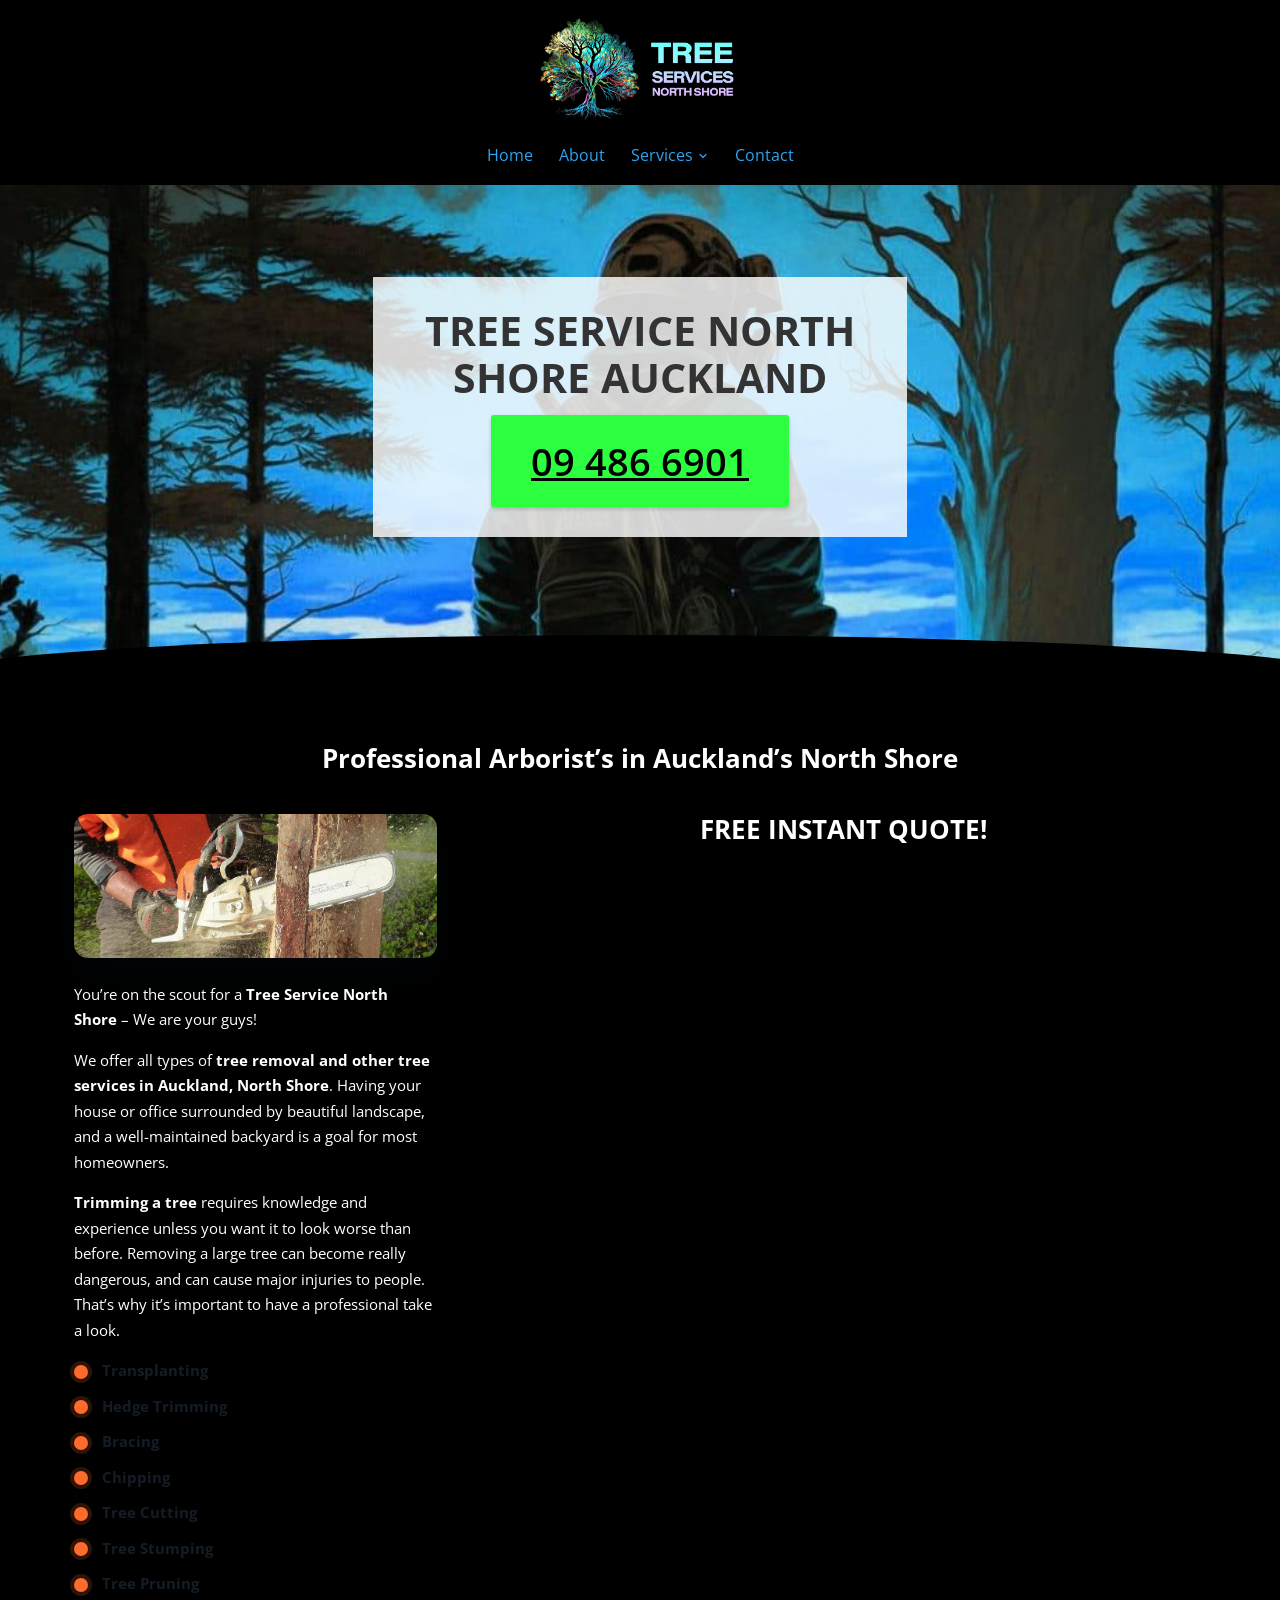
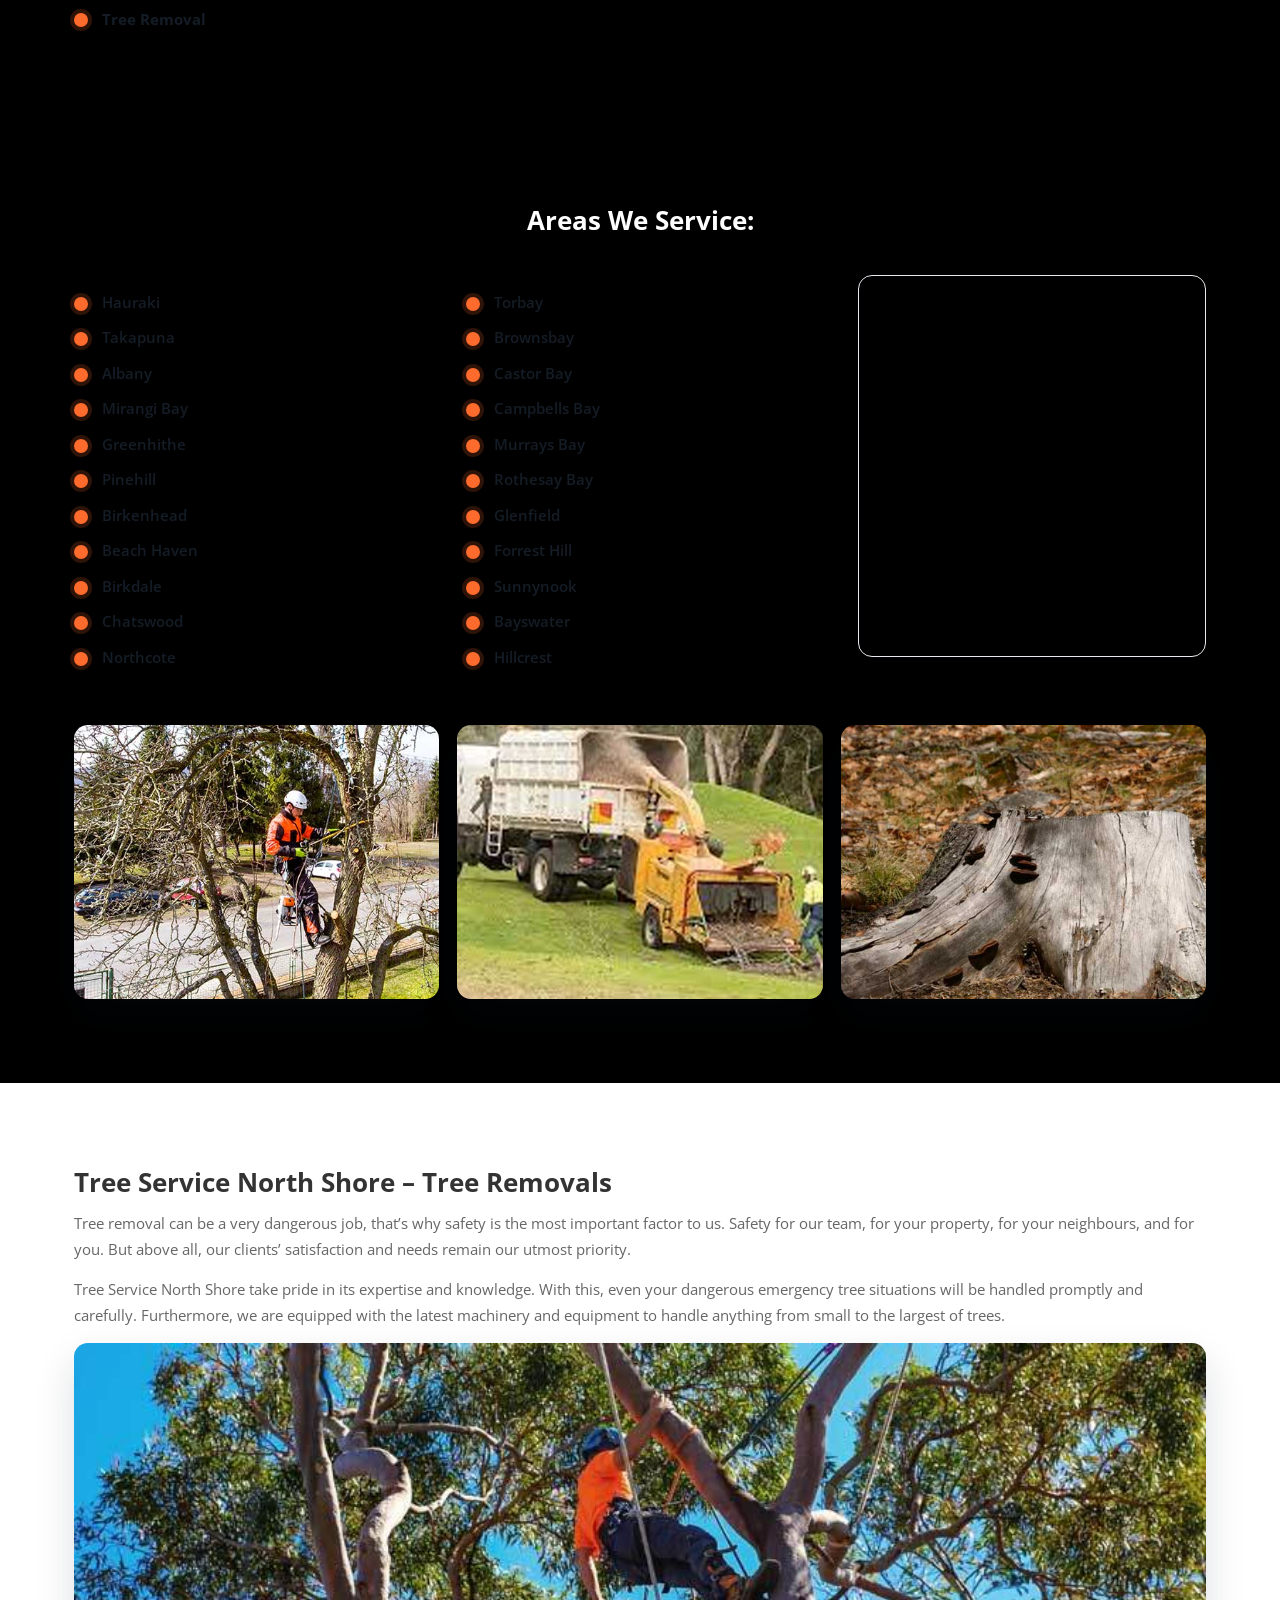
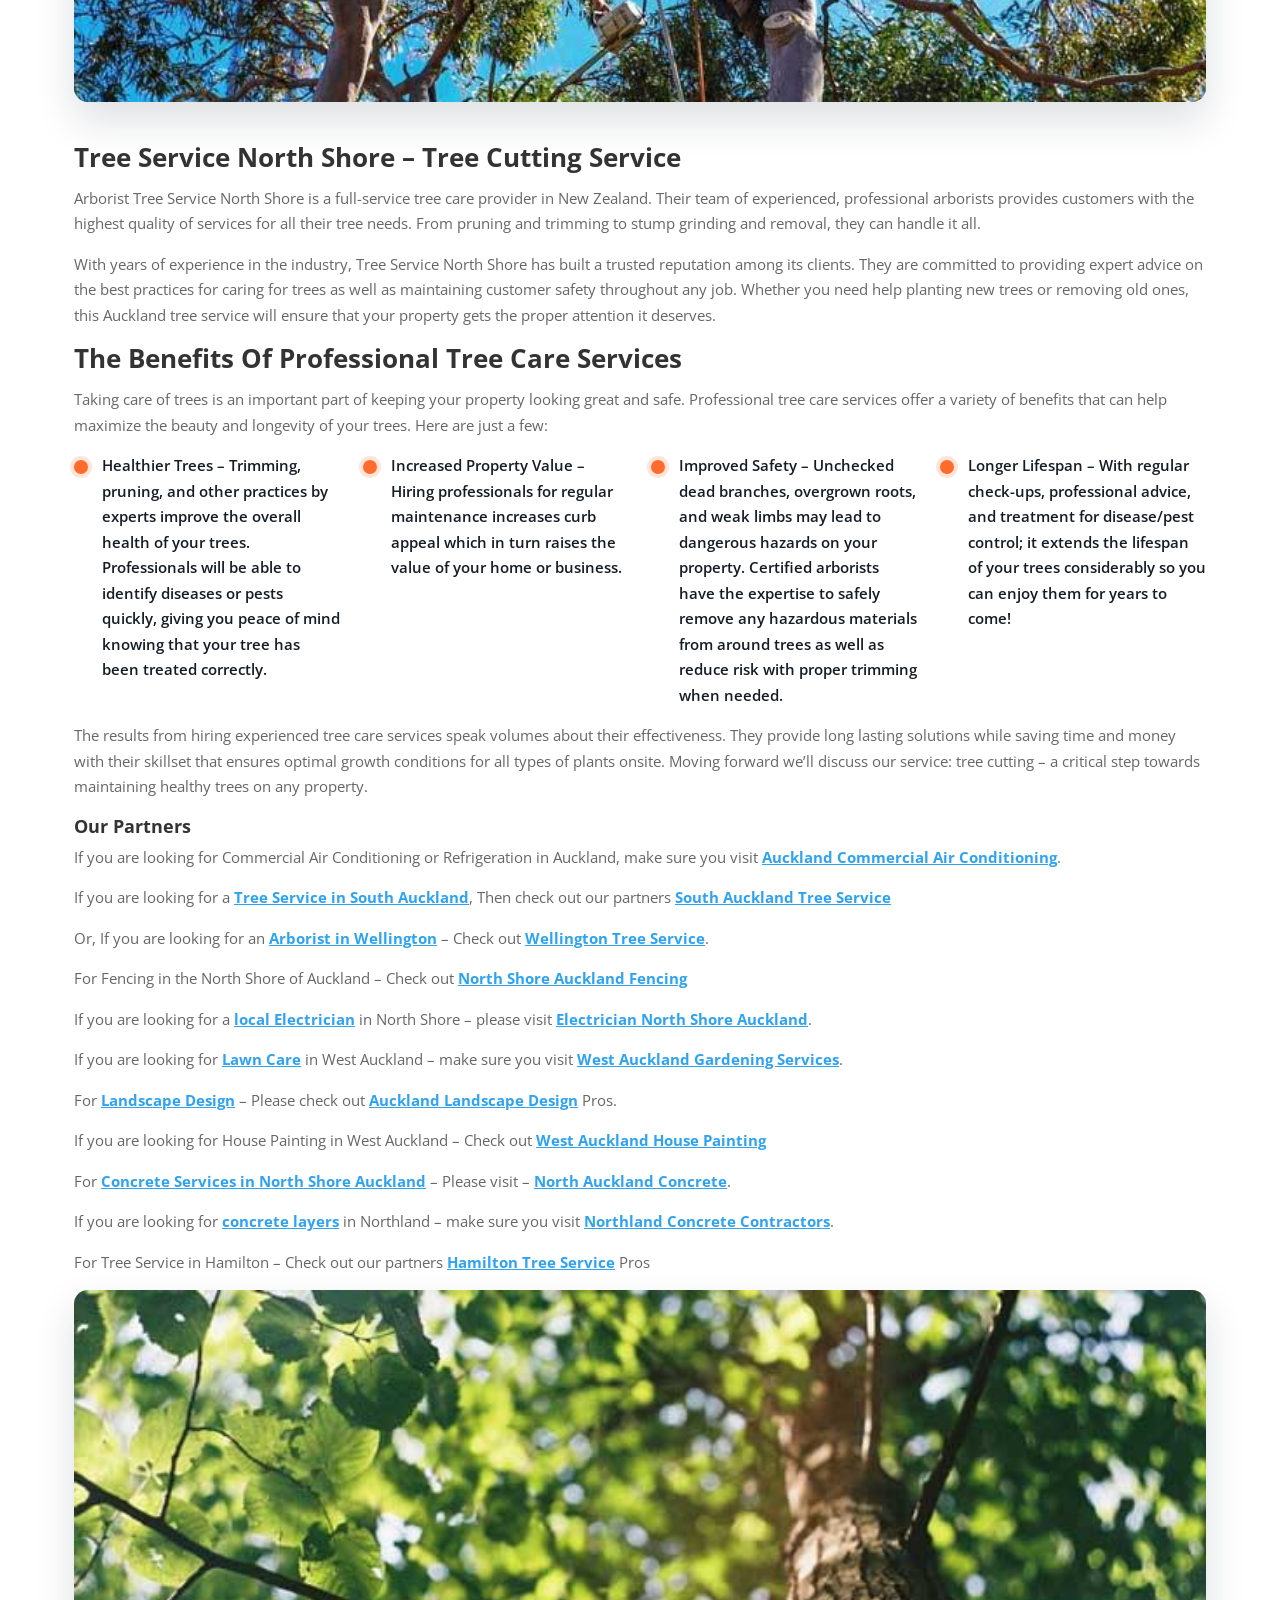
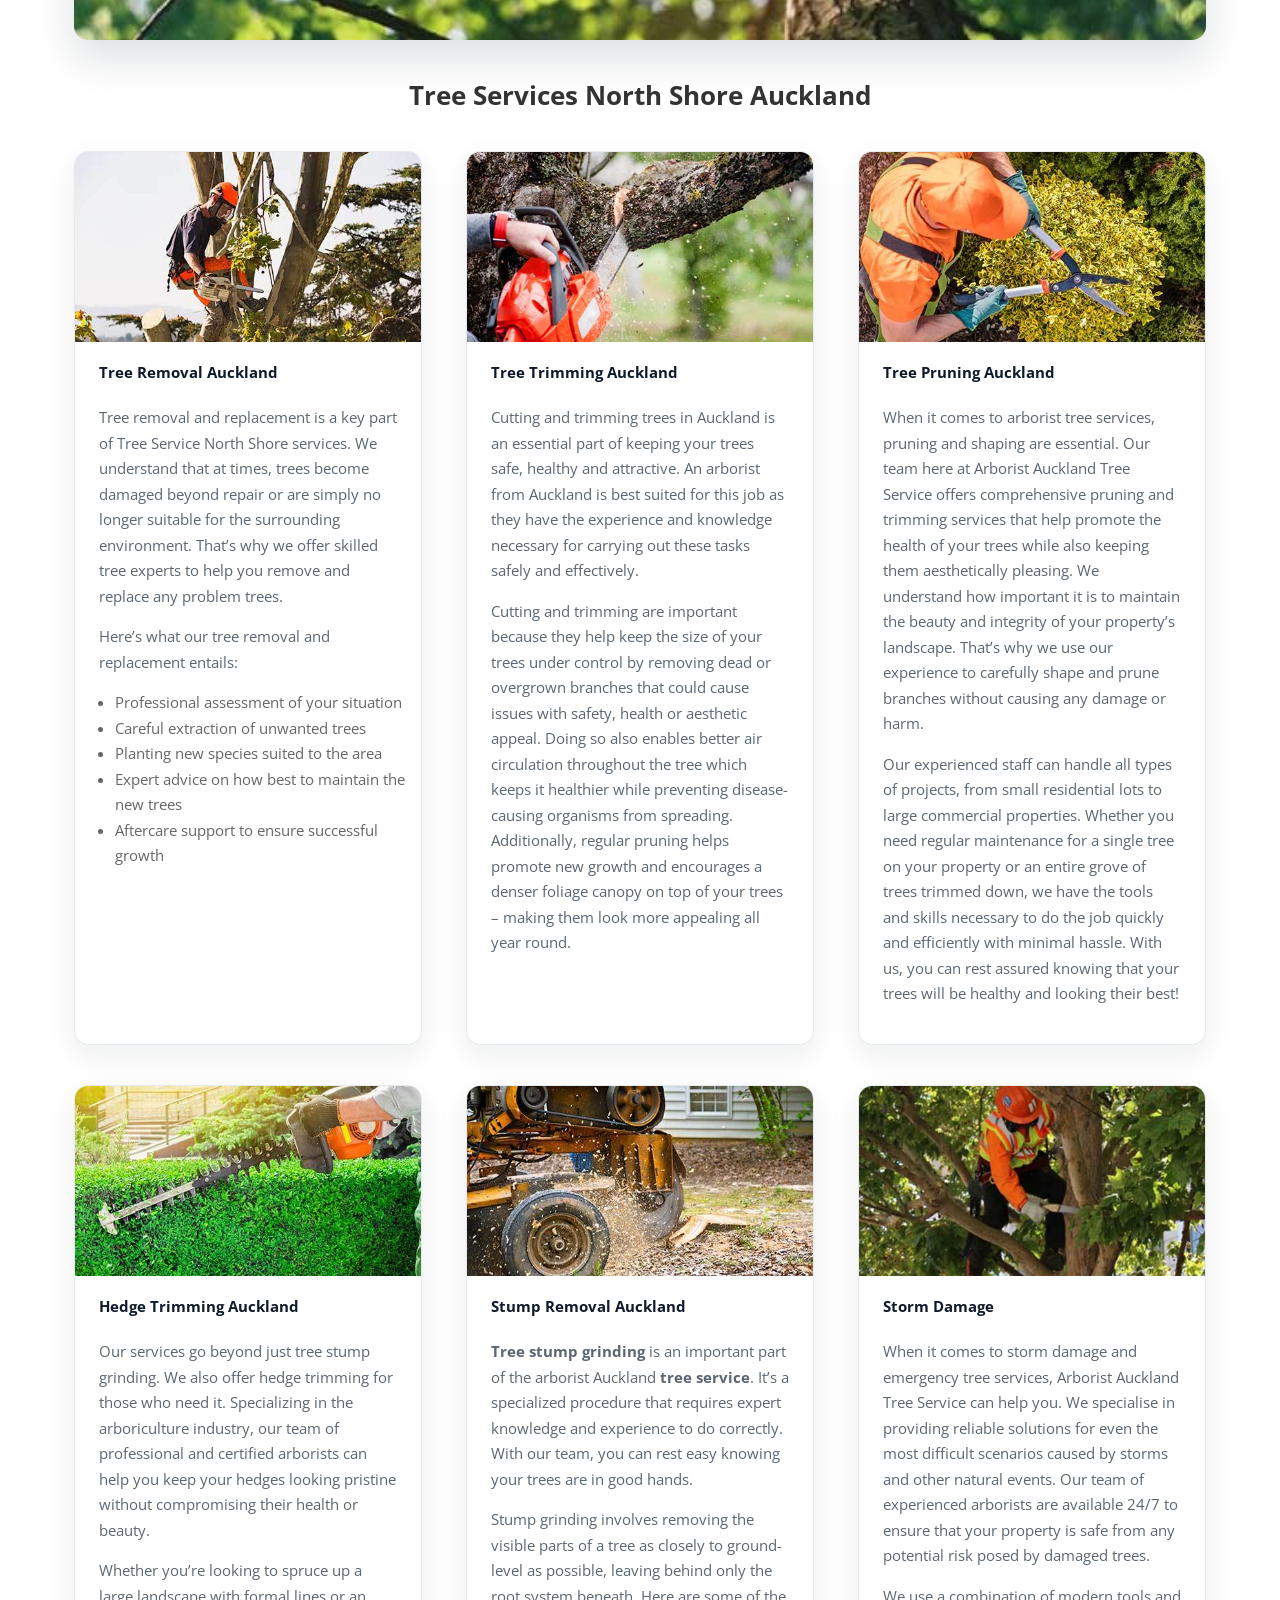
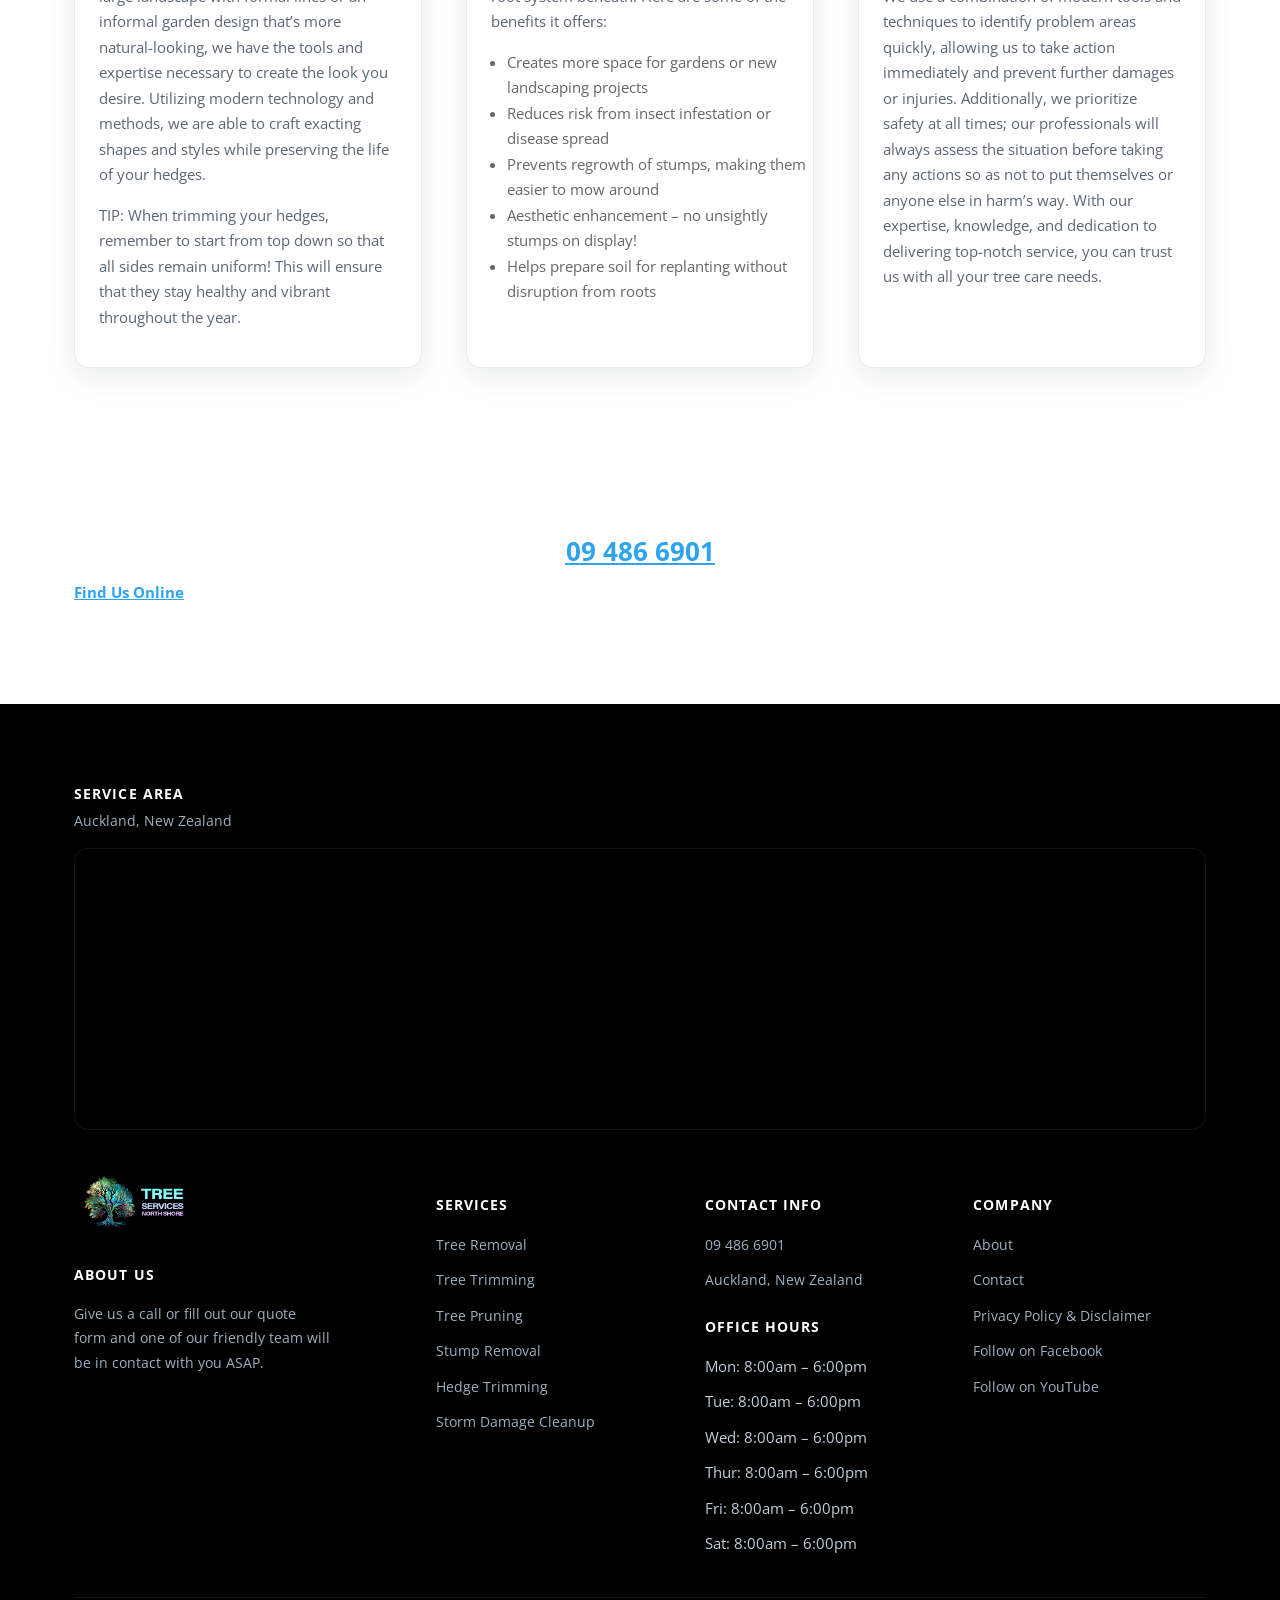
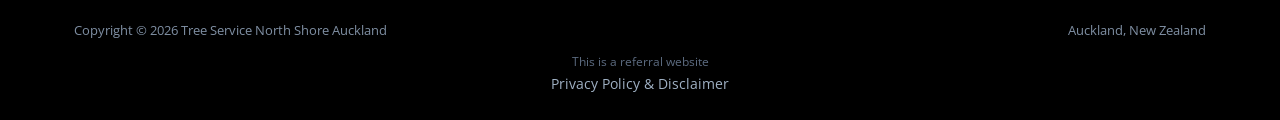
<file: index.html>
<!doctype html>
<html lang="en-NZ">
<head>
<!-- Google tag (gtag.js) -->
<script async src="https://www.googletagmanager.com/gtag/js?id=AW-11106878688"></script>
<script>
  window.dataLayer = window.dataLayer || [];
  function gtag(){dataLayer.push(arguments);}
  gtag('js', new Date());
  gtag('config', 'AW-11106878688');
</script>
<meta charset="UTF-8">
<meta name="viewport" content="width=device-width, initial-scale=1.0">
<link rel="icon" href="/favicon-32.png" sizes="32x32" type="image/png">
<link rel="icon" href="/favicon-192.png" sizes="192x192" type="image/png">
<link rel="apple-touch-icon" href="/apple-touch-icon.png">
<title>Tree Service North Shore - Tree Service North Shore Auckland Pros</title>
<meta name="description" content="You&#x27;re on the scout for a Tree Service North Shore - We are your guys!">
<meta name="robots" content="follow, index, max-snippet:-1, max-video-preview:-1, max-image-preview:large">
<link rel="canonical" href="https://treeservicenorthshore.co.nz/">
<meta property="og:locale" content="en_US">
<meta property="og:type" content="website">
<meta property="og:title" content="Tree Service North Shore - Tree Service North Shore Auckland Pros">
<meta property="og:description" content="You&#x27;re on the scout for a Tree Service North Shore - We are your guys!">
<meta property="og:url" content="https://treeservicenorthshore.co.nz/">
<meta property="og:site_name" content="Tree Service North Shore Auckland Pros">
<meta property="og:image" content="https://treeservicenorthshore.co.nz/images/Nshore-AKL-sq.png">
<meta property="og:image:secure_url" content="https://treeservicenorthshore.co.nz/images/Nshore-AKL-sq.png">
<meta property="og:image:width" content="396">
<meta property="og:image:height" content="396">
<meta property="og:image:alt" content="Arborist North shore Auckland - Tree services">
<meta property="og:image:type" content="image/png">
<meta name="twitter:card" content="summary_large_image">
<meta name="twitter:title" content="Tree Service North Shore - Tree Service North Shore Auckland Pros">
<meta name="twitter:description" content="You&#x27;re on the scout for a Tree Service North Shore - We are your guys!">
<meta name="twitter:image" content="https://treeservicenorthshore.co.nz/images/Nshore-AKL-sq.png">
<meta name="twitter:label1" content="Written by">
<meta name="twitter:data1" content="samstoysnz@gmail.com">
<meta name="twitter:label2" content="Time to read">
<meta name="twitter:data2" content="16 minutes">
<script type="application/ld+json">{"@context": "https://schema.org", "@graph": [{"@type": "Place", "@id": "https://treeservicenorthshore.co.nz/#place", "address": {"@type": "PostalAddress", "streetAddress": "17 Cashel Place", "addressLocality": "Torbay", "addressRegion": "Auckland", "postalCode": "0630", "addressCountry": "New Zealand"}}, {"@type": "Organization", "@id": "https://treeservicenorthshore.co.nz/#organization", "name": "Tree Services North Shore Auckland", "url": "https://treeservicenorthshore.co.nz", "email": "info@treeservicenorthshore.co.nz", "address": {"@type": "PostalAddress", "streetAddress": "17 Cashel Place", "addressLocality": "Torbay", "addressRegion": "Auckland", "postalCode": "0630", "addressCountry": "New Zealand"}, "logo": {"@type": "ImageObject", "@id": "https://treeservicenorthshore.co.nz/#logo", "url": "https://treeservicenorthshore.co.nz/images/Nshore-AKL-sq.png", "contentUrl": "https://treeservicenorthshore.co.nz/images/Nshore-AKL-sq.png", "caption": "Tree Service North Shore Auckland Pros", "inLanguage": "en-US", "width": "396", "height": "396"}, "contactPoint": [{"@type": "ContactPoint", "telephone": "+64-9-486-6901", "contactType": "customer support"}], "location": {"@id": "https://treeservicenorthshore.co.nz/#place"}}, {"@type": "WebSite", "@id": "https://treeservicenorthshore.co.nz/#website", "url": "https://treeservicenorthshore.co.nz", "name": "Tree Service North Shore Auckland Pros", "alternateName": "North Shore Tree Services", "publisher": {"@id": "https://treeservicenorthshore.co.nz/#organization"}, "inLanguage": "en-US"}, {"@type": "ImageObject", "@id": "https://treeservicenorthshore.co.nz/images/Nshore-AKL-sq.png", "url": "https://treeservicenorthshore.co.nz/images/Nshore-AKL-sq.png", "width": "396", "height": "396", "caption": "Arborist North shore Auckland - Tree services", "inLanguage": "en-US"}, {"@type": "WebPage", "@id": "https://treeservicenorthshore.co.nz/#webpage", "url": "https://treeservicenorthshore.co.nz/", "name": "Tree Service North Shore - Tree Service North Shore Auckland Pros", "datePublished": "2023-02-28T23:53:06+00:00", "dateModified": "2025-10-29T21:52:45+00:00", "about": {"@id": "https://treeservicenorthshore.co.nz/#organization"}, "isPartOf": {"@id": "https://treeservicenorthshore.co.nz/#website"}, "primaryImageOfPage": {"@id": "https://treeservicenorthshore.co.nz/images/Nshore-AKL-sq.png"}, "inLanguage": "en-US"}, {"@type": "Person", "@id": "https://treeservicenorthshore.co.nz/author/samstoysnzgmail-com/", "name": "samstoysnz@gmail.com", "url": "https://treeservicenorthshore.co.nz/author/samstoysnzgmail-com/", "image": {"@type": "ImageObject", "@id": "https://secure.gravatar.com/avatar/1a805ecce72dbea624f8210f16b617142cd50f277b3b90b3f68485606a558cd0?s=96&amp;d=mm&amp;r=g", "url": "https://secure.gravatar.com/avatar/1a805ecce72dbea624f8210f16b617142cd50f277b3b90b3f68485606a558cd0?s=96&amp;d=mm&amp;r=g", "caption": "samstoysnz@gmail.com", "inLanguage": "en-US"}, "sameAs": ["https://treeservicenorthshore.co.nz"], "worksFor": {"@id": "https://treeservicenorthshore.co.nz/#organization"}}, {"@type": "Article", "headline": "Tree Service North Shore - Tree Service North Shore Auckland Pros", "keywords": "Tree Service North Shore", "datePublished": "2023-02-28T23:53:06+00:00", "dateModified": "2025-10-29T21:52:45+00:00", "author": {"@id": "https://treeservicenorthshore.co.nz/author/samstoysnzgmail-com/", "name": "samstoysnz@gmail.com"}, "publisher": {"@id": "https://treeservicenorthshore.co.nz/#organization"}, "description": "You&#039;re on the scout for a Tree Service North Shore - We are your guys!", "name": "Tree Service North Shore - Tree Service North Shore Auckland Pros", "@id": "https://treeservicenorthshore.co.nz/#richSnippet", "isPartOf": {"@id": "https://treeservicenorthshore.co.nz/#webpage"}, "image": {"@id": "https://treeservicenorthshore.co.nz/images/Nshore-AKL-sq.png"}, "inLanguage": "en-US", "mainEntityOfPage": {"@id": "https://treeservicenorthshore.co.nz/#webpage"}}]}</script>

<link rel="preconnect" href="https://fonts.googleapis.com">
<link rel="preconnect" href="https://fonts.gstatic.com" crossorigin>
<link rel="preload" as="style" href="https://fonts.googleapis.com/css2?family=Open+Sans:wght@400;600;700;800&display=swap" onload="this.onload=null;this.rel='stylesheet'">
<noscript><link rel="stylesheet" href="https://fonts.googleapis.com/css2?family=Open+Sans:wght@400;600;700;800&display=swap"></noscript>
<link rel="stylesheet" href="/css/style.css">
</head>
<body class="">
<header class="classic">
  <div class="c-head wrap">
    <a href="/" class="brand"><img src="/images/Nshore-AKL-Long.png" alt="Tree Service North Shore Auckland" width="396" height="181"></a>
    <nav class="links"><a href="/">Home</a><a href="/about/">About</a><div class="nav-item"><a href="#!">Services <svg viewBox="0 0 24 24" fill="none" stroke-width="2.4" stroke-linecap="round" stroke-linejoin="round"><path d="m6 9 6 6 6-6"/></svg></a><div class="nav-dropdown"><a href="/tree-removal/">Tree Removal</a><a href="/tree-trimming/">Tree Trimming</a><a href="/tree-pruning/">Tree Pruning</a><a href="/stump-removal/">Stump Removal</a><a href="/hedge-trimming/">Hedge Trimming</a><a href="/storm-damage/">Storm Damage Cleanup</a></div></div><a href="/contact/">Contact</a></nav>
    <button type="button" class="hamburger-btn" id="hamburgerBtn" aria-label="Open menu" aria-expanded="false"><svg viewBox="0 0 24 24" fill="none" stroke="#fff" stroke-width="2.4" stroke-linecap="round" stroke-linejoin="round"><path d="M4 7h16M4 12h16M4 17h16"/></svg></button>
  </div>
  <div class="mobile-menu" id="mobileMenu"><a href="/">Home</a><a href="/about/">About</a><a href="#">Services</a><div class="mobile-submenu"><a href="/tree-removal/">Tree Removal</a><a href="/tree-trimming/">Tree Trimming</a><a href="/tree-pruning/">Tree Pruning</a><a href="/stump-removal/">Stump Removal</a><a href="/hedge-trimming/">Hedge Trimming</a><a href="/storm-damage/">Storm Damage Cleanup</a></div><a href="/contact/">Contact</a><a href="tel:094866901" class="mobile-menu-phone">Call 09 486 6901</a></div>
</header>
<main>
<section class="hero-c next-dark" id="top"><div class="hero-c-box"><div class="row"><div class="text"><h1>TREE SERVICE NORTH SHORE AUCKLAND</h1></div><p class="btn-wrap"><a class="btn btn-primary" href="tel:094866901">09 486 6901</a></p></div></div></section>
<section class="sec-dark"><div class="wrap"><div class="row"><div class="text">

<h2>Professional Arborist’s in Auckland’s North Shore</h2>

</div></div><div class="row cols cols-2 formrow"><div class="col"><div class="figure"><img src="/images/Baner-image-2.jpg" alt="Christchurch tree cutting down service in nz" width="929" height="369" loading="lazy" decoding="async"></div><div class="text"><p>You’re on the scout for a <strong>Tree Service North Shore</strong> – We are your guys!</p>
<p>We offer all types of<strong> tree removal and other tree services in Auckland, North Shore</strong>. ​Having your house or office surrounded by beautiful landscape, and a well-maintained backyard is a goal for most homeowners.</p>
<p><strong>Trimming a tree</strong> requires knowledge and experience unless you want it to look worse than before. Removing a large tree can become really dangerous, and can cause major injuries to people. That’s why it’s important to have a professional take a look.</p></div><div class="text"><ul>
<li><strong>Transplanting</strong></li>
<li><strong>Hedge Trimming</strong></li>
<li><strong>Bracing</strong></li>
<li><strong>Chipping</strong></li>
<li><strong>Tree Cutting</strong></li>
<li><strong>Tree Stumping</strong></li>
<li><strong>Tree Pruning</strong></li>
<li><strong>Tree Removal</strong></li>
</ul></div></div><div class="col"><div class="text"><h2><strong>FREE INSTANT QUOTE!<br></strong></h2></div><div class="form-card"><iframe src="https://api.leadconnectorhq.com/widget/form/1JYGwuIHo6WyPs5yPRcu" style="width:100%;height:100%;min-height:900px;border:none;border-radius:14px" id="inline-1JYGwuIHo6WyPs5yPRcu" data-layout="{'id':'INLINE'}" data-trigger-type="alwaysShow" data-trigger-value="" data-activation-type="alwaysActivated" data-activation-value="" data-deactivation-type="neverDeactivate" data-deactivation-value="" data-form-name="Tree service Enquiry N SHORE" data-height="900" data-layout-iframe-id="inline-1JYGwuIHo6WyPs5yPRcu" data-form-id="1JYGwuIHo6WyPs5yPRcu" data-cookie-consent="true" data-cookie-consent-provider="auto" title="Tree service Enquiry N SHORE"></iframe></div></div></div><div class="row"><div class="text"><h2>Areas We Service:</h2></div></div><div class="row cols cols-3"><div class="col"><div class="text"><ul>
<li>Hauraki</li>
<li>Takapuna</li>
<li>Albany</li>
<li>Mirangi Bay</li>
<li>Greenhithe</li>
<li>Pinehill</li>
<li>Birkenhead</li>
<li>Beach Haven</li>
<li>Birkdale</li>
<li>Chatswood</li>
<li>Northcote</li>
</ul></div></div><div class="col"><div class="text"><ul>
<li>Torbay</li>
<li>Brownsbay</li>
<li>Castor Bay</li>
<li>Campbells Bay</li>
<li>Murrays Bay</li>
<li>Rothesay Bay</li>
<li>Glenfield</li>
<li>Forrest Hill</li>
<li>Sunnynook</li>
<li>Bayswater</li>
<li>Hillcrest</li>
</ul></div></div><div class="col"><div class="map-embed"><iframe src="https://www.google.com/maps/embed?pb=!1m14!1m8!1m3!1d102300.0282164413!2d174.722585!3d-36.7495502!3m2!1i1024!2i768!4f13.1!3m3!1m2!1s0xa351a50af33dd05b%3A0xe43c5d1c3cdaa1fe!2sTree%20Service%20North%20Shore%20Auckland!5e0!3m2!1sen!2snz!4v1678823859809!5m2!1sen!2snz" width="600" height="380" style="border:0" allowfullscreen loading="lazy" referrerpolicy="no-referrer-when-downgrade" title="Tree Service North Shore Auckland service area map"></iframe></div></div></div><div class="row gallery-grid"><div class="figure"><img src="/images/tree-2.jpg" alt="Christchurch tree services nz home page image man holding chainsaw" width="692" height="384" loading="lazy" decoding="async"></div><div class="figure"><img src="/images/tree-4.jpg" alt="Christchurch tree services home page - tree cutting " width="692" height="384" loading="lazy" decoding="async"></div><div class="figure"><img src="/images/tree-5.jpg" alt="Christchurch tree services home page - stump grinding and tree felling" width="692" height="384" loading="lazy" decoding="async"></div></div></div></section>
<section class="bg-paper"><div class="wrap"><div class="row"><div class="text"><h2>Tree Service North Shore – Tree Removals</h2>
<p>Tree removal can be a very dangerous job, that’s why safety is the most important factor to us. Safety for our team, for your property, for your neighbours, and for you. But above all, our clients’ satisfaction and needs remain our utmost priority.</p>
<p>Tree Service North Shore take pride in its expertise and knowledge. With this, even your dangerous emergency tree situations will be handled promptly and carefully. Furthermore, we are equipped with the latest machinery and equipment to handle anything from small to the largest of trees.</p>
</div><div class="figure"><img src="/images/tree-strip2-1.jpg" alt="arborist up tree in Christchurch trimming and pruning" width="800" height="254" loading="lazy" decoding="async"></div></div><div class="row"><div class="text"><h2>Tree Service North Shore – Tree Cutting Service</h2>
<p>Arborist Tree Service North Shore is a full-service tree care provider in New Zealand. Their team of experienced, professional arborists provides customers with the highest quality of services for all their tree needs. From pruning and trimming to stump grinding and removal, they can handle it all.</p>
<p>With years of experience in the industry, Tree Service North Shore has built a trusted reputation among its clients. They are committed to providing expert advice on the best practices for caring for trees as well as maintaining customer safety throughout any job. Whether you need help planting new trees or removing old ones, this Auckland tree service will ensure that your property gets the proper attention it deserves.</p>

<h2>The Benefits Of Professional Tree Care Services</h2>
<p>Taking care of trees is an important part of keeping your property looking great and safe. Professional tree care services offer a variety of benefits that can help maximize the beauty and longevity of your trees. Here are just a few:</p>
<ul>
<li>Healthier Trees – Trimming, pruning, and other practices by experts improve the overall health of your trees. Professionals will be able to identify diseases or pests quickly, giving you peace of mind knowing that your tree has been treated correctly.</li>
<li>Increased Property Value – Hiring professionals for regular maintenance increases curb appeal which in turn raises the value of your home or business.</li>
<li>Improved Safety – Unchecked dead branches, overgrown roots, and weak limbs may lead to dangerous hazards on your property. Certified arborists have the expertise to safely remove any hazardous materials from around trees as well as reduce risk with proper trimming when needed.</li>
<li>Longer Lifespan – With regular check-ups, professional advice, and treatment for disease/pest control; it extends the lifespan of your trees considerably so you can enjoy them for years to come!</li>
</ul>
<p>The results from hiring experienced tree care services speak volumes about their effectiveness. They provide long lasting solutions while saving time and money with their skillset that ensures optimal growth conditions for all types of plants onsite. Moving forward we’ll discuss our service: tree cutting – a critical step towards maintaining healthy trees on any property.</p>

</div><div class="text"><h3><strong>Our Partners</strong></h3>
<p>If you are looking for Commercial Air Conditioning or Refrigeration in Auckland, make sure you visit <a href="https://commercialairconditioningauckland.co.nz/" target="_blank" rel="noopener">Auckland Commercial Air Conditioning</a>.</p>
<p>If you are looking for a <a href="https://goo.gl/maps/m6Fqe6vGQYMDDUpC8" target="_blank" rel="noopener">Tree Service in South Auckland</a>, Then check out our partners <a href="https://southaucklandtreeservice.co.nz/" target="_blank" rel="noopener">South Auckland Tree Service</a></p>
<p>Or, If you are looking for an <a href="https://goo.gl/maps/FQ6Zgfa7qvioRhHs7" target="_blank" rel="noopener">Arborist in Wellington</a> – Check out <a href="https://wellingtontreeservice.co.nz/" target="_blank" rel="noopener">Wellington Tree Service</a>.</p>
<p>For Fencing in the North Shore of Auckland – Check out <a href="https://fencingnorthshoreauckland.co.nz/" target="_blank" rel="noopener">North Shore Auckland Fencing</a></p>
<p>If you are looking for a <a href="https://electriciannorthshoreauckland.co.nz/" target="_blank" rel="noopener">local Electrician</a> in North Shore – please visit <a href="https://electriciannorthshoreauckland.co.nz/" target="_blank" rel="noopener">Electrician North Shore Auckland</a>.</p>
<p>If you are looking for <a href="https://westaucklandgardeningservices.co.nz/" target="_blank" rel="noopener">Lawn Care</a> in West Auckland – make sure you visit <a href="https://westaucklandgardeningservices.co.nz/" target="_blank" rel="noopener">West Auckland Gardening Services</a>.</p>
<p>For <a href="https://landscapedesignaucklandpros.co.nz/" target="_blank" rel="noopener">Landscape Design</a> – Please check out <a href="https://landscapedesignaucklandpros.co.nz/" target="_blank" rel="noopener">Auckland Landscape Design</a> Pros.</p>
<p>If you are looking for House Painting in West Auckland – Check out <a href="https://housepainterswestauckland.co.nz/" target="_blank" rel="noopener">West Auckland House Painting</a></p>
<p>For <a href="https://northaucklandconcrete.co.nz/" target="_blank" rel="noopener">Concrete Services in North Shore Auckland</a> – Please visit – <a href="https://northaucklandconcrete.co.nz/" target="_blank" rel="noopener">North Auckland Concrete</a>.</p>
<p>If you are looking for <a href="https://concretecontractorsnorthland.co.nz/" target="_blank" rel="noopener">concrete layers</a> in Northland – make sure you visit <a href="https://concretecontractorsnorthland.co.nz/" target="_blank" rel="noopener">Northland Concrete Contractors</a>.</p>
<p>For Tree Service in Hamilton – Check out our partners <a href="https://hamiltontreeservice.co.nz/" target="_blank" rel="noopener">Hamilton Tree Service</a> Pros</p></div><div class="figure"><img src="/images/Baner-image-3-1.jpg" alt="nice tree that&#x27;s been felled by our professional arborists" width="650" height="201" loading="lazy" decoding="async"></div></div><div class="row"><div class="text"><h2>Tree Services North Shore Auckland</h2></div></div><div class="row cols cols-3"><div class="col"><div class="blurb"><div class="figure"><img src="/images/Tree-Removal-Christchurch.jpg" alt="Tree removal Christchurch" width="502" height="285" loading="lazy" decoding="async"></div><h4>Tree Removal Auckland</h4><p>Tree removal and replacement is a key part of Tree Service North Shore services. We understand that at times, trees become damaged beyond repair or are simply no longer suitable for the surrounding environment. That’s why we offer skilled tree experts to help you remove and replace any problem trees.</p>
<p>Here’s what our tree removal and replacement entails:</p>
<ul>
<li>Professional assessment of your situation</li>
<li>Careful extraction of unwanted trees</li>
<li>Planting new species suited to the area</li>
<li>Expert advice on how best to maintain the new trees</li>
<li>Aftercare support to ensure successful growth</li>
</ul></div></div><div class="col"><div class="blurb"><div class="figure"><img src="/images/tree-trimming-christchurch-christchuch-trees.jpg" alt="tree trimming christchurch image of man chainsaw" width="502" height="285" loading="lazy" decoding="async"></div><h4>Tree Trimming Auckland</h4><p>Cutting and trimming trees in Auckland is an essential part of keeping your trees safe, healthy and attractive. An arborist from Auckland is best suited for this job as they have the experience and knowledge necessary for carrying out these tasks safely and effectively.</p>
<p>Cutting and trimming are important because they help keep the size of your trees under control by removing dead or overgrown branches that could cause issues with safety, health or aesthetic appeal. Doing so also enables better air circulation throughout the tree which keeps it healthier while preventing disease-causing organisms from spreading. Additionally, regular pruning helps promote new growth and encourages a denser foliage canopy on top of your trees – making them look more appealing all year round.</p></div></div><div class="col"><div class="blurb"><div class="figure"><img src="/images/Tree-Pruning-christchurch.jpg" alt="Tree Pruning Christchurch" width="502" height="285" loading="lazy" decoding="async"></div><h4>Tree Pruning Auckland</h4><p>When it comes to arborist tree services, pruning and shaping are essential. Our team here at Arborist Auckland Tree Service offers comprehensive pruning and trimming services that help promote the health of your trees while also keeping them aesthetically pleasing. We understand how important it is to maintain the beauty and integrity of your property’s landscape. That’s why we use our experience to carefully shape and prune branches without causing any damage or harm.</p>
<p>Our experienced staff can handle all types of projects, from small residential lots to large commercial properties. Whether you need regular maintenance for a single tree on your property or an entire grove of trees trimmed down, we have the tools and skills necessary to do the job quickly and efficiently with minimal hassle. With us, you can rest assured knowing that your trees will be healthy and looking their best!</p></div></div></div><div class="row cols cols-3"><div class="col"><div class="blurb"><div class="figure"><img src="/images/Hedge-Trimming-Christchurch.jpg" alt="professional hedge trimming" width="502" height="285" loading="lazy" decoding="async"></div><h4>Hedge Trimming Auckland</h4><p>Our services go beyond just tree stump grinding. We also offer hedge trimming for those who need it. Specializing in the arboriculture industry, our team of professional and certified arborists can help you keep your hedges looking pristine without compromising their health or beauty.</p>
<p>Whether you’re looking to spruce up a large landscape with formal lines or an informal garden design that’s more natural-looking, we have the tools and expertise necessary to create the look you desire. Utilizing modern technology and methods, we are able to craft exacting shapes and styles while preserving the life of your hedges.</p>
<p>TIP: When trimming your hedges, remember to start from top down so that all sides remain uniform! This will ensure that they stay healthy and vibrant throughout the year.</p></div></div><div class="col"><div class="blurb"><div class="figure"><img src="/images/Stump-removal-christchurch.jpg" alt="stump removals" width="502" height="285" loading="lazy" decoding="async"></div><h4>Stump Removal Auckland</h4><p><strong>Tree stump grinding</strong> is an important part of the arborist Auckland<strong> tree service</strong>. It’s a specialized procedure that requires expert knowledge and experience to do correctly. With our team, you can rest easy knowing your trees are in good hands.</p>
<p>Stump grinding involves removing the visible parts of a tree as closely to ground-level as possible, leaving behind only the root system beneath. Here are some of the benefits it offers:</p>
<ul>
<li>Creates more space for gardens or new landscaping projects</li>
<li>Reduces risk from insect infestation or disease spread</li>
<li>Prevents regrowth of stumps, making them easier to mow around</li>
<li>Aesthetic enhancement – no unsightly stumps on display!</li>
<li>Helps prepare soil for replanting without disruption from roots</li>
</ul></div></div><div class="col"><div class="blurb"><div class="figure"><img src="/images/storm-damage-recovery-christchurch.jpg" alt="storm damage recovery christchuch" width="502" height="285" loading="lazy" decoding="async"></div><h4>Storm Damage</h4><p>When it comes to storm damage and emergency tree services, Arborist Auckland Tree Service can help you. We specialise in providing reliable solutions for even the most difficult scenarios caused by storms and other natural events. Our team of experienced arborists are available 24/7 to ensure that your property is safe from any potential risk posed by damaged trees.</p>
<p>We use a combination of modern tools and techniques to identify problem areas quickly, allowing us to take action immediately and prevent further damages or injuries. Additionally, we prioritize safety at all times; our professionals will always assess the situation before taking any actions so as not to put themselves or anyone else in harm’s way. With our expertise, knowledge, and dedication to delivering top-notch service, you can trust us with all your tree care needs.</p></div></div></div></div></section>
<section class=""><div class="wrap"><div class="row"><div class="text"><h2><u><a href="tel:094866901">09 486 6901</a></u></h2>
</div><div class="text"><p><a href="/find-us-online/">Find Us Online</a></p></div></div></div></section>
</main>
<footer>
  <div class="wrap">
    <div class="footer-map-head"><h4>Service Area</h4><p>Auckland, New Zealand</p></div><div class="footer-map"><iframe src="https://www.google.com/maps/embed?pb=!1m14!1m8!1m3!1d102300.0282164413!2d174.722585!3d-36.7495502!3m2!1i1024!2i768!4f13.1!3m3!1m2!1s0xa351a50af33dd05b%3A0xe43c5d1c3cdaa1fe!2sTree%20Service%20North%20Shore%20Auckland!5e0!3m2!1sen!2snz!4v1678823859809!5m2!1sen!2snz" width="600" height="280" style="border:0" allowfullscreen loading="lazy" referrerpolicy="no-referrer-when-downgrade" title="Tree Service North Shore Auckland service area map"></iframe></div>
    <div class="footer-grid "><div class="footer-brand"><a href="/" class="brand"><img src="/images/Nshore-AKL-Long.png" alt="Tree Service North Shore Auckland" width="396" height="181" loading="lazy"></a><h4>About us</h4><p>Give us a call or fill out our quote form and one of our friendly team will be in contact with you ASAP.</p></div><div><h4>Services</h4><ul><li><a href="/tree-removal/">Tree Removal</a></li><li><a href="/tree-trimming/">Tree Trimming</a></li><li><a href="/tree-pruning/">Tree Pruning</a></li><li><a href="/stump-removal/">Stump Removal</a></li><li><a href="/hedge-trimming/">Hedge Trimming</a></li><li><a href="/storm-damage/">Storm Damage Cleanup</a></li></ul></div><div><h4>Contact Info</h4><ul><li><a href="tel:094866901">09 486 6901</a></li><li><a href="https://goo.gl/maps/chvnurM3AeTjNzAj7" target="_blank" rel="noopener">Auckland, New Zealand</a></li></ul><h4 style="margin-top:22px;">Office Hours</h4><ul><li>Mon: 8:00am &ndash; 6:00pm</li><li>Tue: 8:00am &ndash; 6:00pm</li><li>Wed: 8:00am &ndash; 6:00pm</li><li>Thur: 8:00am &ndash; 6:00pm</li><li>Fri: 8:00am &ndash; 6:00pm</li><li>Sat: 8:00am &ndash; 6:00pm</li></ul></div><div><h4>Company</h4><ul><li><a href="/about/">About</a></li><li><a href="/contact/">Contact</a></li><li><a href="/privacy-policy/">Privacy Policy &amp; Disclaimer</a></li><li><a href="https://www.facebook.com/profile.php?id=100090646135302" target="_blank" rel="noopener">Follow on Facebook</a></li><li><a href="https://www.youtube.com/channel/UC_sRtcgdpdR-Z8NWRMXJEhw" target="_blank" rel="noopener">Follow on YouTube</a></li></ul></div></div>
    <div class="footer-bottom"><span>Copyright &copy; 2026 Tree Service North Shore Auckland</span><span>Auckland, New Zealand</span></div>
    <div class="footer-disclosure">This is a referral website<br><a href="/privacy-policy/">Privacy Policy &amp; Disclaimer</a></div>
  </div>
</footer>
<script>
(function(){var b=document.getElementById('hamburgerBtn'),m=document.getElementById('mobileMenu');if(!b||!m)return;b.addEventListener('click',function(){var o=m.classList.toggle('open');b.setAttribute('aria-expanded',o?'true':'false');});})();
</script>
<script src="https://link.msgsndr.com/js/form_embed.js" defer></script>
</body>
</html>
</file>
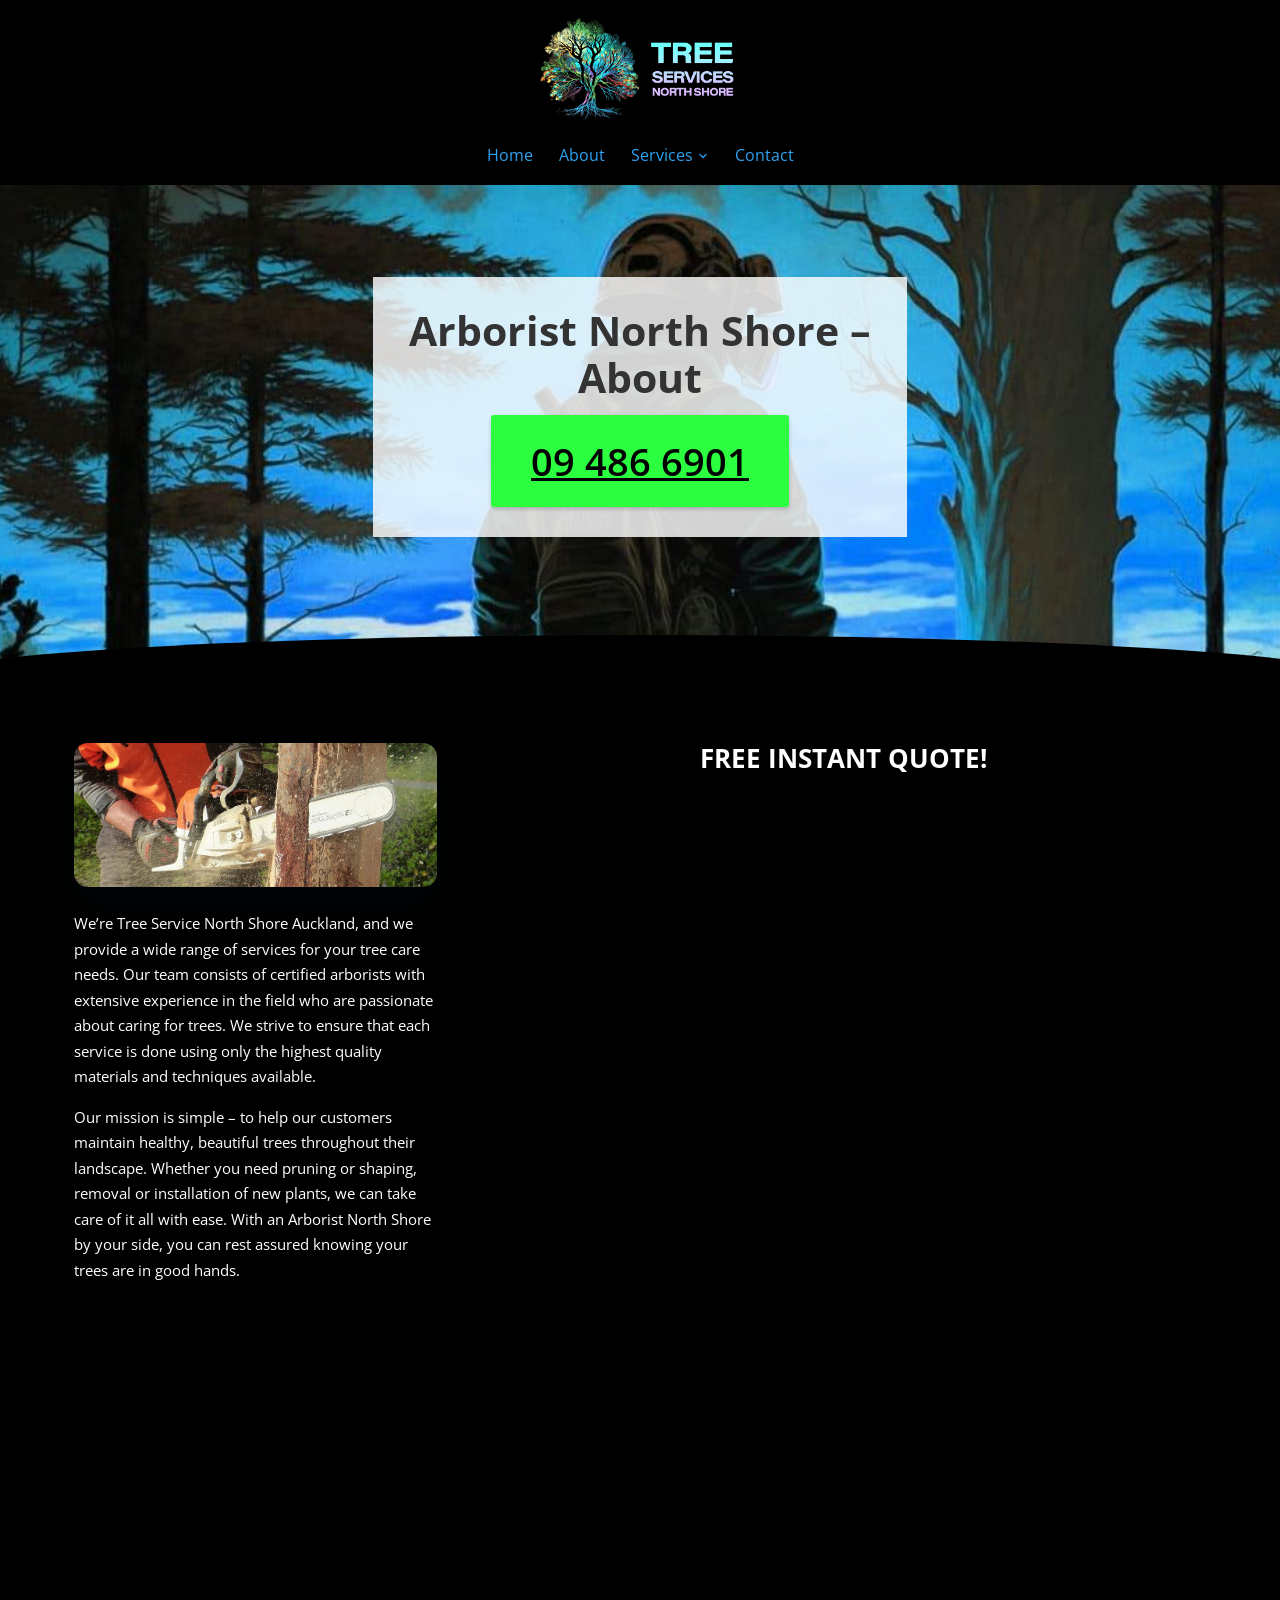
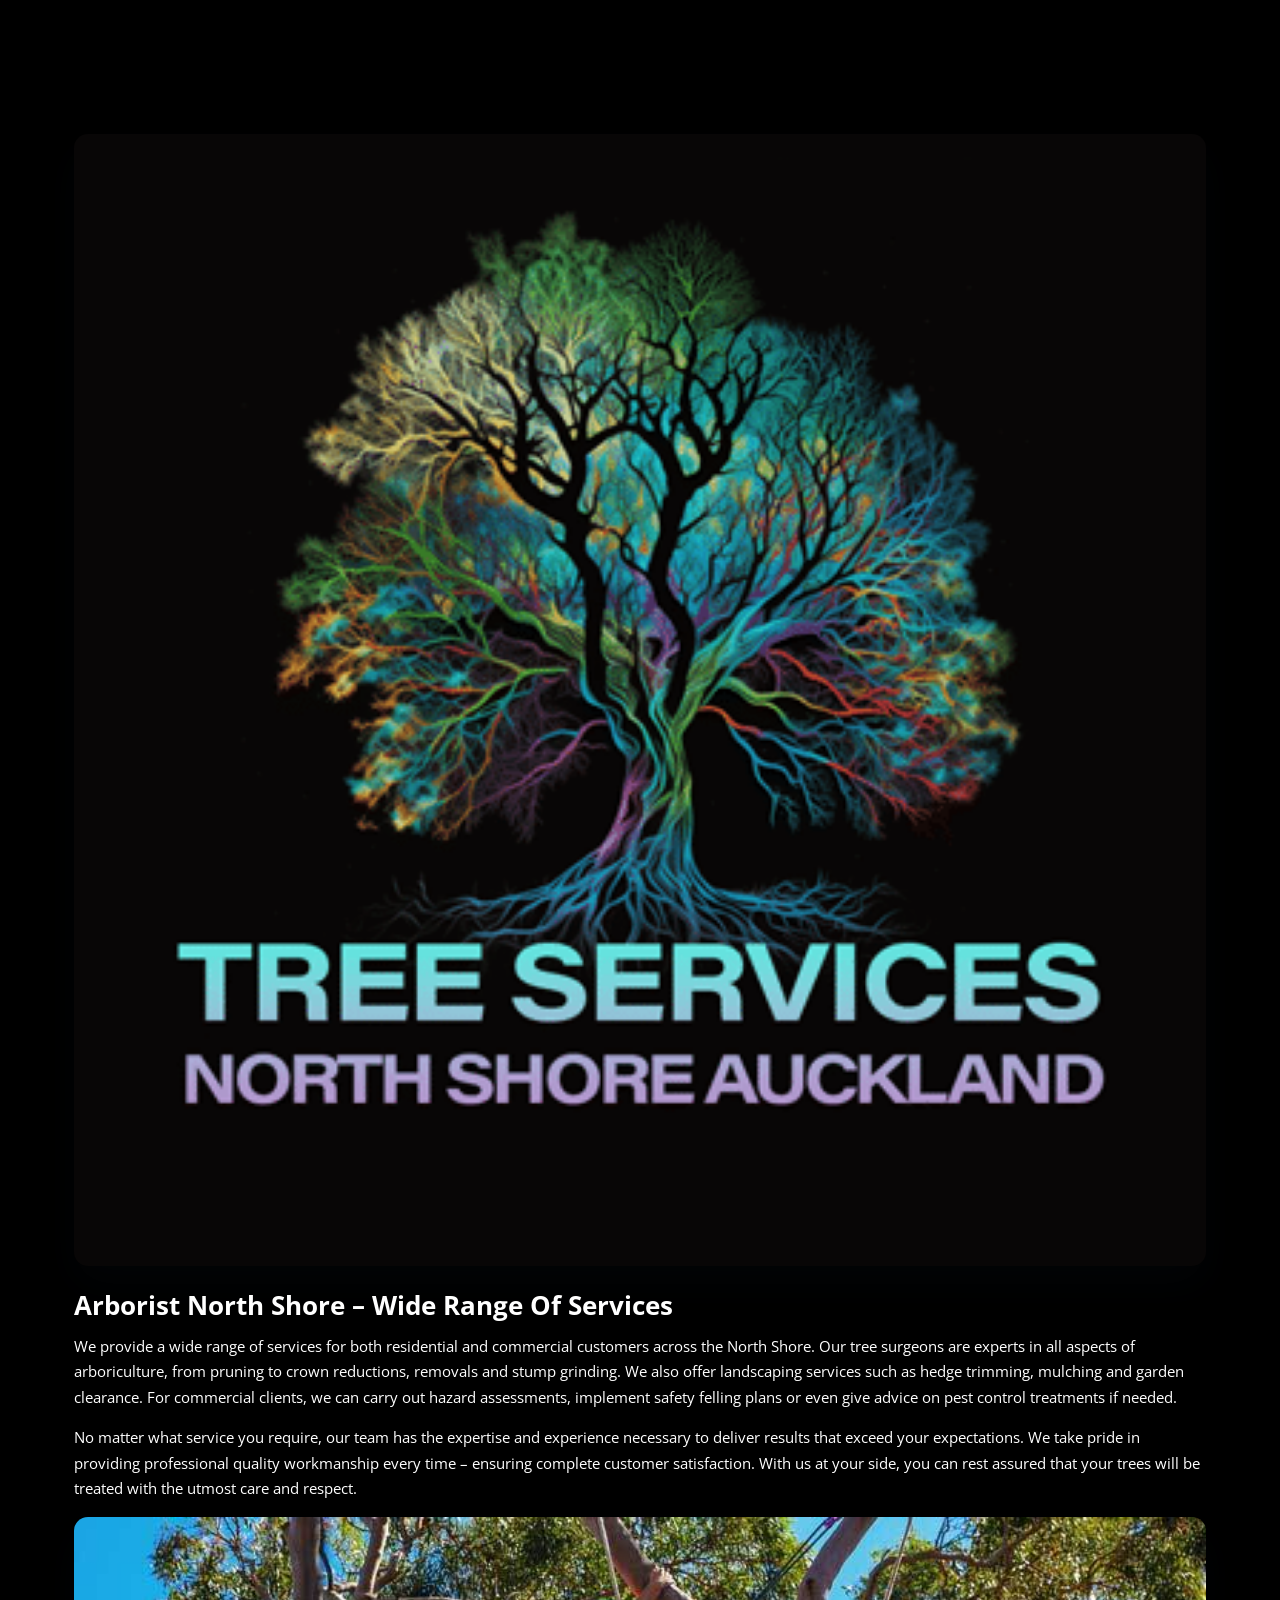
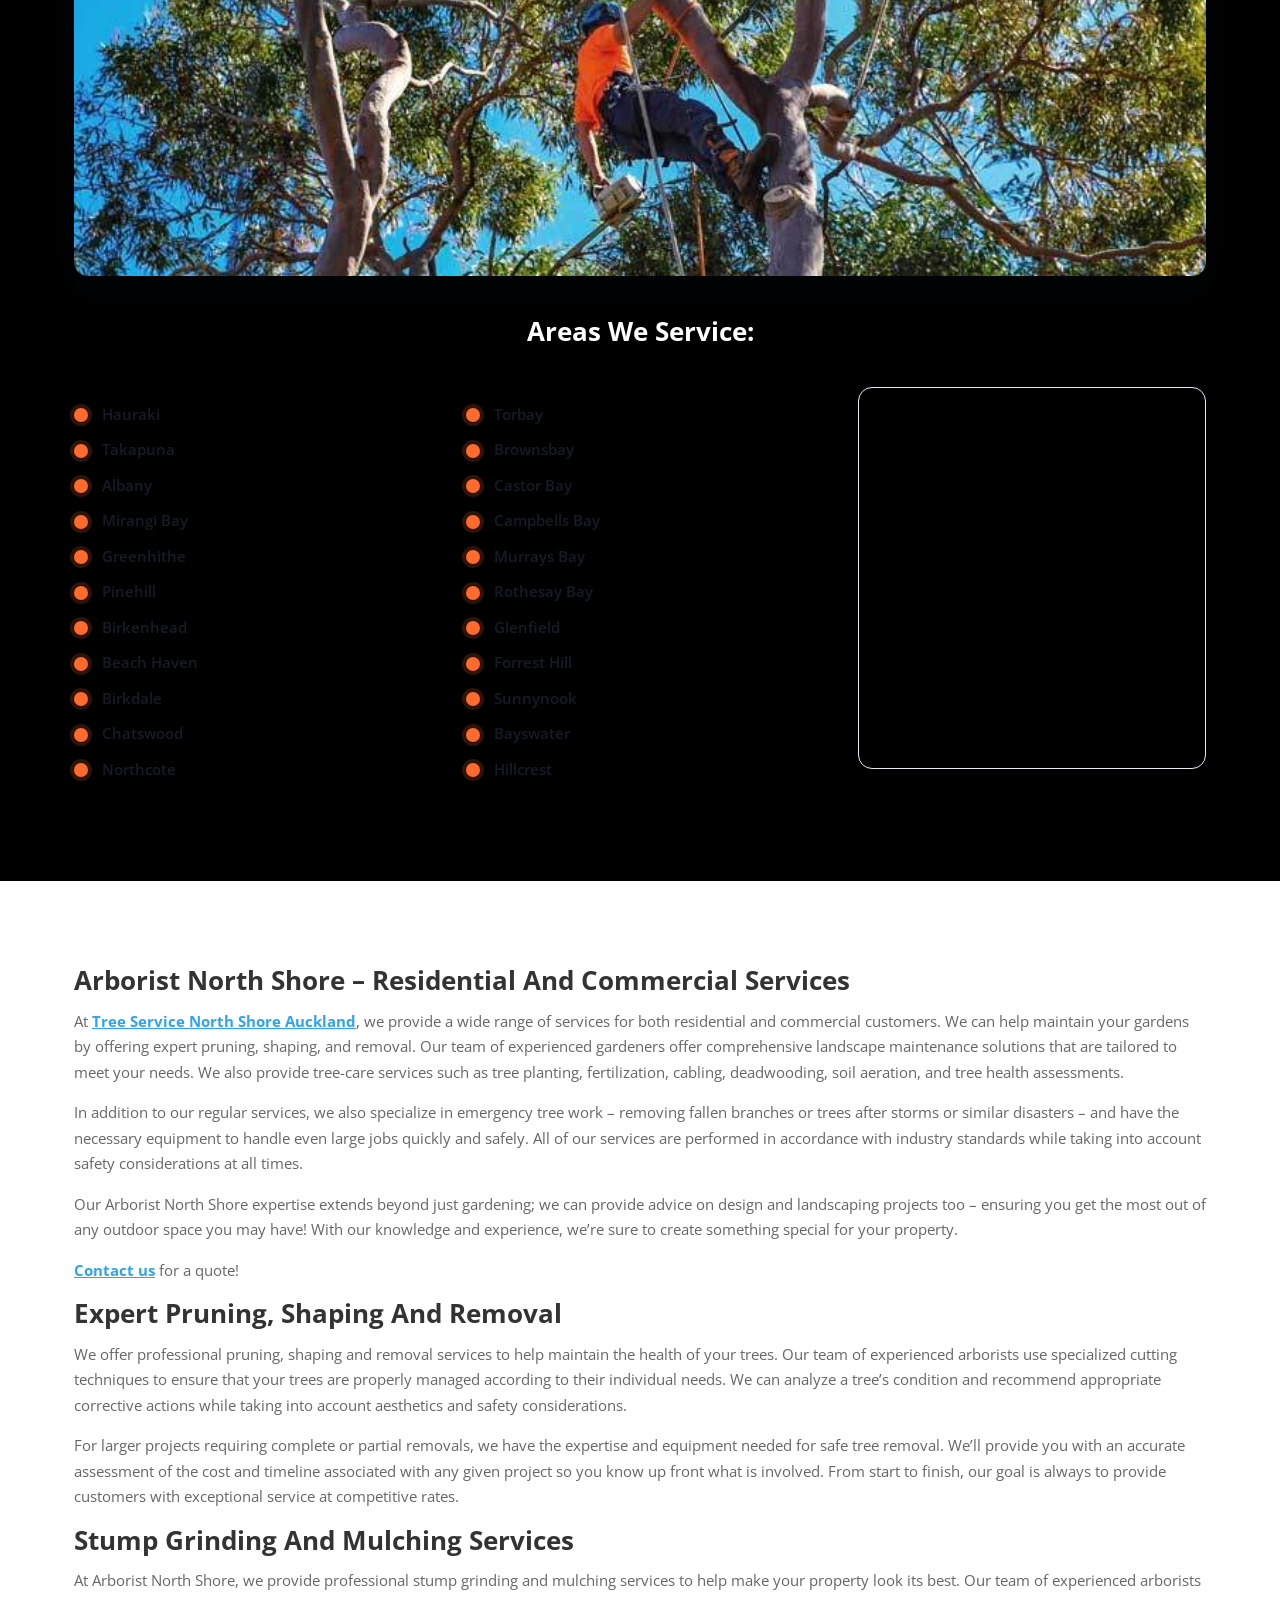
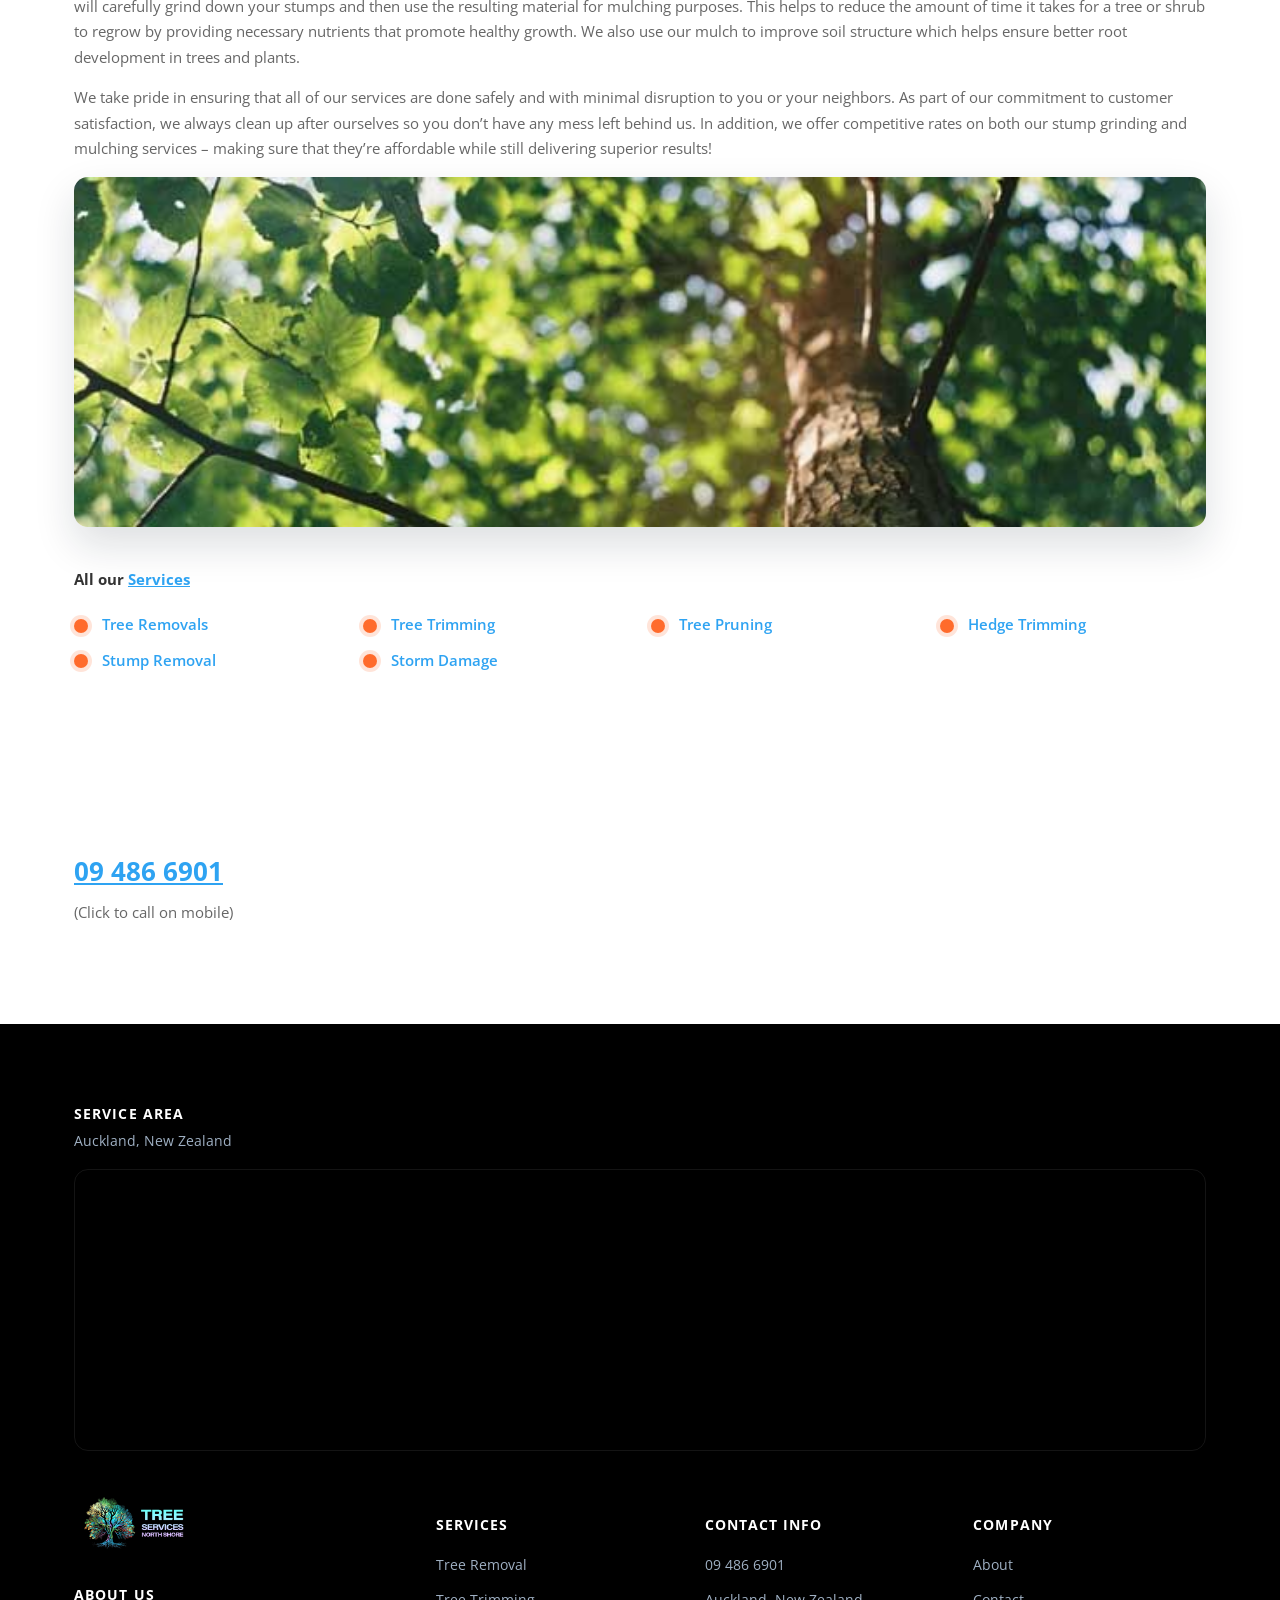
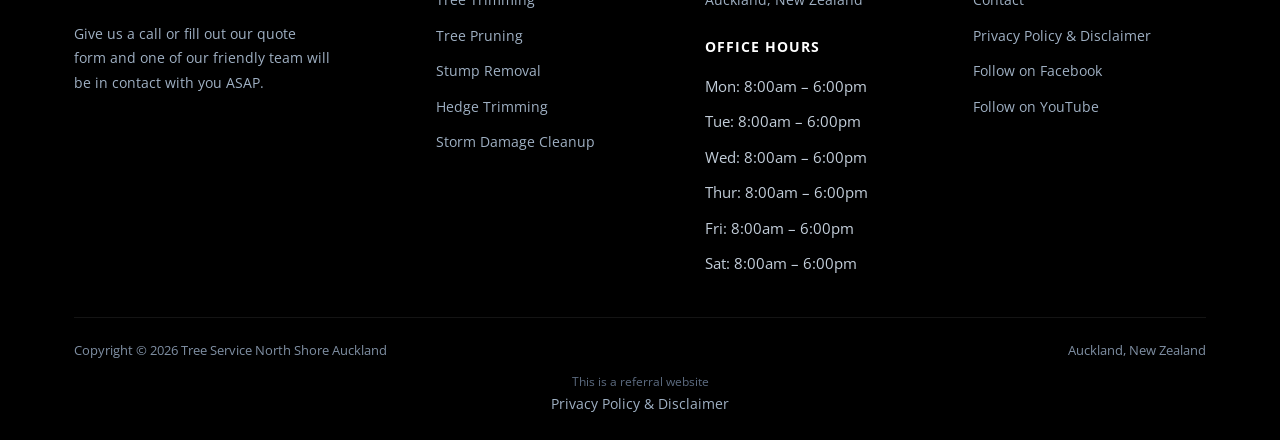
<file: about/index.html>
<!doctype html>
<html lang="en-NZ">
<head>
<!-- Google tag (gtag.js) -->
<script async src="https://www.googletagmanager.com/gtag/js?id=AW-11106878688"></script>
<script>
  window.dataLayer = window.dataLayer || [];
  function gtag(){dataLayer.push(arguments);}
  gtag('js', new Date());
  gtag('config', 'AW-11106878688');
</script>
<meta charset="UTF-8">
<meta name="viewport" content="width=device-width, initial-scale=1.0">
<link rel="icon" href="/favicon-32.png" sizes="32x32" type="image/png">
<link rel="icon" href="/favicon-192.png" sizes="192x192" type="image/png">
<link rel="apple-touch-icon" href="/apple-touch-icon.png">
<title>About - Tree Service North Shore Auckland Pros</title>
<meta name="description" content="We&#x27;re Tree Service North Shore Auckland, and we provide a wide range of services for your tree care needs. Our team consists of certified arborists with">
<meta name="robots" content="follow, index, max-snippet:-1, max-video-preview:-1, max-image-preview:large">
<link rel="canonical" href="https://treeservicenorthshore.co.nz/about/">
<meta property="og:locale" content="en_US">
<meta property="og:type" content="article">
<meta property="og:title" content="About - Tree Service North Shore Auckland Pros">
<meta property="og:description" content="We&#x27;re Tree Service North Shore Auckland, and we provide a wide range of services for your tree care needs. Our team consists of certified arborists with">
<meta property="og:url" content="https://treeservicenorthshore.co.nz/about/">
<meta property="og:site_name" content="Tree Service North Shore Auckland Pros">
<meta name="twitter:card" content="summary_large_image">
<meta name="twitter:title" content="About - Tree Service North Shore Auckland Pros">
<meta name="twitter:description" content="We&#x27;re Tree Service North Shore Auckland, and we provide a wide range of services for your tree care needs. Our team consists of certified arborists with">
<meta name="twitter:label1" content="Time to read">
<meta name="twitter:data1" content="9 minutes">
<script type="application/ld+json">{"@context": "https://schema.org", "@graph": [{"@type": "Place", "@id": "https://treeservicenorthshore.co.nz/#place", "address": {"@type": "PostalAddress", "streetAddress": "17 Cashel Place", "addressLocality": "Torbay", "addressRegion": "Auckland", "postalCode": "0630", "addressCountry": "New Zealand"}}, {"@type": "Organization", "@id": "https://treeservicenorthshore.co.nz/#organization", "name": "Tree Services North Shore Auckland", "url": "https://treeservicenorthshore.co.nz", "email": "info@treeservicenorthshore.co.nz", "address": {"@type": "PostalAddress", "streetAddress": "17 Cashel Place", "addressLocality": "Torbay", "addressRegion": "Auckland", "postalCode": "0630", "addressCountry": "New Zealand"}, "logo": {"@type": "ImageObject", "@id": "https://treeservicenorthshore.co.nz/#logo", "url": "https://treeservicenorthshore.co.nz/images/Nshore-AKL-sq.png", "contentUrl": "https://treeservicenorthshore.co.nz/images/Nshore-AKL-sq.png", "caption": "Tree Service North Shore Auckland Pros", "inLanguage": "en-US", "width": "396", "height": "396"}, "contactPoint": [{"@type": "ContactPoint", "telephone": "+64-9-486-6901", "contactType": "customer support"}], "location": {"@id": "https://treeservicenorthshore.co.nz/#place"}}, {"@type": "WebSite", "@id": "https://treeservicenorthshore.co.nz/#website", "url": "https://treeservicenorthshore.co.nz", "name": "Tree Service North Shore Auckland Pros", "alternateName": "North Shore Tree Services", "publisher": {"@id": "https://treeservicenorthshore.co.nz/#organization"}, "inLanguage": "en-US"}, {"@type": "AboutPage", "@id": "https://treeservicenorthshore.co.nz/about/#webpage", "url": "https://treeservicenorthshore.co.nz/about/", "name": "About - Tree Service North Shore Auckland Pros", "datePublished": "2023-03-23T16:11:31+00:00", "dateModified": "2023-03-23T20:19:50+00:00", "isPartOf": {"@id": "https://treeservicenorthshore.co.nz/#website"}, "inLanguage": "en-US"}]}</script>
<script type="application/ld+json">{"@context": "https://schema.org", "@type": "BreadcrumbList", "itemListElement": [{"@type": "ListItem", "position": 1, "name": "Home", "item": "https://treeservicenorthshore.co.nz/"}, {"@type": "ListItem", "position": 2, "name": "About", "item": "https://treeservicenorthshore.co.nz/about/"}]}</script>
<link rel="preconnect" href="https://fonts.googleapis.com">
<link rel="preconnect" href="https://fonts.gstatic.com" crossorigin>
<link rel="preload" as="style" href="https://fonts.googleapis.com/css2?family=Open+Sans:wght@400;600;700;800&display=swap" onload="this.onload=null;this.rel='stylesheet'">
<noscript><link rel="stylesheet" href="https://fonts.googleapis.com/css2?family=Open+Sans:wght@400;600;700;800&display=swap"></noscript>
<link rel="stylesheet" href="/css/style.css">
</head>
<body class="">
<header class="classic">
  <div class="c-head wrap">
    <a href="/" class="brand"><img src="/images/Nshore-AKL-Long.png" alt="Tree Service North Shore Auckland" width="396" height="181"></a>
    <nav class="links"><a href="/">Home</a><a href="/about/">About</a><div class="nav-item"><a href="#!">Services <svg viewBox="0 0 24 24" fill="none" stroke-width="2.4" stroke-linecap="round" stroke-linejoin="round"><path d="m6 9 6 6 6-6"/></svg></a><div class="nav-dropdown"><a href="/tree-removal/">Tree Removal</a><a href="/tree-trimming/">Tree Trimming</a><a href="/tree-pruning/">Tree Pruning</a><a href="/stump-removal/">Stump Removal</a><a href="/hedge-trimming/">Hedge Trimming</a><a href="/storm-damage/">Storm Damage Cleanup</a></div></div><a href="/contact/">Contact</a></nav>
    <button type="button" class="hamburger-btn" id="hamburgerBtn" aria-label="Open menu" aria-expanded="false"><svg viewBox="0 0 24 24" fill="none" stroke="#fff" stroke-width="2.4" stroke-linecap="round" stroke-linejoin="round"><path d="M4 7h16M4 12h16M4 17h16"/></svg></button>
  </div>
  <div class="mobile-menu" id="mobileMenu"><a href="/">Home</a><a href="/about/">About</a><a href="#">Services</a><div class="mobile-submenu"><a href="/tree-removal/">Tree Removal</a><a href="/tree-trimming/">Tree Trimming</a><a href="/tree-pruning/">Tree Pruning</a><a href="/stump-removal/">Stump Removal</a><a href="/hedge-trimming/">Hedge Trimming</a><a href="/storm-damage/">Storm Damage Cleanup</a></div><a href="/contact/">Contact</a><a href="tel:094866901" class="mobile-menu-phone">Call 09 486 6901</a></div>
</header>
<main>
<section class="hero-c next-dark" id="top"><div class="hero-c-box"><div class="row"><div class="text"><h1>Arborist North Shore – About</h1></div><p class="btn-wrap"><a class="btn btn-primary" href="tel:094866901">09 486 6901</a></p></div></div></section>
<section class="sec-dark"><div class="wrap"><div class="row cols cols-2 formrow"><div class="col"><div class="figure"><img src="/images/Baner-image-2.jpg" alt="Christchurch tree cutting down service in nz" width="929" height="369" loading="lazy" decoding="async"></div><div class="text"><p>We’re Tree Service North Shore Auckland, and we provide a wide range of services for your tree care needs. Our team consists of certified arborists with extensive experience in the field who are passionate about caring for trees. We strive to ensure that each service is done using only the highest quality materials and techniques available.</p>
<p>Our mission is simple – to help our customers maintain healthy, beautiful trees throughout their landscape. Whether you need pruning or shaping, removal or installation of new plants, we can take care of it all with ease. With an Arborist North Shore by your side, you can rest assured knowing your trees are in good hands.</p></div></div><div class="col"><div class="text"><h2><strong>FREE INSTANT QUOTE!<br></strong></h2></div><div class="form-card"><iframe src="https://api.leadconnectorhq.com/widget/form/1JYGwuIHo6WyPs5yPRcu" style="width:100%;height:100%;min-height:900px;border:none;border-radius:14px" id="inline-1JYGwuIHo6WyPs5yPRcu" data-layout="{'id':'INLINE'}" data-trigger-type="alwaysShow" data-trigger-value="" data-activation-type="alwaysActivated" data-activation-value="" data-deactivation-type="neverDeactivate" data-deactivation-value="" data-form-name="Tree service Enquiry N SHORE" data-height="900" data-layout-iframe-id="inline-1JYGwuIHo6WyPs5yPRcu" data-form-id="1JYGwuIHo6WyPs5yPRcu" data-cookie-consent="true" data-cookie-consent-provider="auto" title="Tree service Enquiry N SHORE"></iframe></div></div></div><div class="row"><div class="figure"><img src="/images/Nshore-AKL-sq.png" alt="Arborist North shore Auckland - Tree services" width="396" height="396" loading="lazy" decoding="async"></div><div class="text"><h2>Arborist North Shore – Wide Range Of Services</h2>
<p>We provide a wide range of services for both residential and commercial customers across the North Shore. Our tree surgeons are experts in all aspects of arboriculture, from pruning to crown reductions, removals and stump grinding. We also offer landscaping services such as hedge trimming, mulching and garden clearance. For commercial clients, we can carry out hazard assessments, implement safety felling plans or even give advice on pest control treatments if needed.</p>
<p>No matter what service you require, our team has the expertise and experience necessary to deliver results that exceed your expectations. We take pride in providing professional quality workmanship every time – ensuring complete customer satisfaction. With us at your side, you can rest assured that your trees will be treated with the utmost care and respect.</p>
</div><div class="figure"><img src="/images/tree-strip2-1.jpg" alt="arborist up tree in Christchurch trimming and pruning" width="800" height="254" loading="lazy" decoding="async"></div></div><div class="row"><div class="text"><h2>Areas We Service:</h2></div></div><div class="row cols cols-3"><div class="col"><div class="text"><ul>
<li>Hauraki</li>
<li>Takapuna</li>
<li>Albany</li>
<li>Mirangi Bay</li>
<li>Greenhithe</li>
<li>Pinehill</li>
<li>Birkenhead</li>
<li>Beach Haven</li>
<li>Birkdale</li>
<li>Chatswood</li>
<li>Northcote</li>
</ul></div></div><div class="col"><div class="text"><ul>
<li>Torbay</li>
<li>Brownsbay</li>
<li>Castor Bay</li>
<li>Campbells Bay</li>
<li>Murrays Bay</li>
<li>Rothesay Bay</li>
<li>Glenfield</li>
<li>Forrest Hill</li>
<li>Sunnynook</li>
<li>Bayswater</li>
<li>Hillcrest</li>
</ul></div></div><div class="col"><div class="map-embed"><iframe src="https://www.google.com/maps/embed?pb=!1m14!1m8!1m3!1d102300.0282164413!2d174.722585!3d-36.7495502!3m2!1i1024!2i768!4f13.1!3m3!1m2!1s0xa351a50af33dd05b%3A0xe43c5d1c3cdaa1fe!2sTree%20Service%20North%20Shore%20Auckland!5e0!3m2!1sen!2snz!4v1678823859809!5m2!1sen!2snz" width="600" height="380" style="border:0" allowfullscreen loading="lazy" referrerpolicy="no-referrer-when-downgrade" title="Tree Service North Shore Auckland service area map"></iframe></div></div></div></div></section>
<section class="bg-paper"><div class="wrap"><div class="row"><div class="text"><h2>Arborist North Shore – Residential And Commercial Services</h2>
<p>At <a href="/">Tree Service North Shore Auckland</a>, we provide a wide range of services for both residential and commercial customers. We can help maintain your gardens by offering expert pruning, shaping, and removal. Our team of experienced gardeners offer comprehensive landscape maintenance solutions that are tailored to meet your needs. We also provide tree-care services such as tree planting, fertilization, cabling, deadwooding, soil aeration, and tree health assessments.</p>
<p>In addition to our regular services, we also specialize in emergency tree work – removing fallen branches or trees after storms or similar disasters – and have the necessary equipment to handle even large jobs quickly and safely. All of our services are performed in accordance with industry standards while taking into account safety considerations at all times.</p>
<p>Our Arborist North Shore expertise extends beyond just gardening; we can provide advice on design and landscaping projects too – ensuring you get the most out of any outdoor space you may have! With our knowledge and experience, we’re sure to create something special for your property.</p>
<p><a href="/contact/">Contact us</a> for a quote!</p>
<h2>Expert Pruning, Shaping And Removal</h2>
<p>We offer professional pruning, shaping and removal services to help maintain the health of your trees. Our team of experienced arborists use specialized cutting techniques to ensure that your trees are properly managed according to their individual needs. We can analyze a tree’s condition and recommend appropriate corrective actions while taking into account aesthetics and safety considerations.</p>
<p>For larger projects requiring complete or partial removals, we have the expertise and equipment needed for safe tree removal. We’ll provide you with an accurate assessment of the cost and timeline associated with any given project so you know up front what is involved. From start to finish, our goal is always to provide customers with exceptional service at competitive rates.</p>
<h2>Stump Grinding And Mulching Services</h2>
<p>At Arborist North Shore, we provide professional stump grinding and mulching services to help make your property look its best. Our team of experienced arborists will carefully grind down your stumps and then use the resulting material for mulching purposes. This helps to reduce the amount of time it takes for a tree or shrub to regrow by providing necessary nutrients that promote healthy growth. We also use our mulch to improve soil structure which helps ensure better root development in trees and plants.</p>
<p>We take pride in ensuring that all of our services are done safely and with minimal disruption to you or your neighbors. As part of our commitment to customer satisfaction, we always clean up after ourselves so you don’t have any mess left behind us. In addition, we offer competitive rates on both our stump grinding and mulching services – making sure that they’re affordable while still delivering superior results!</p></div><div class="figure"><img src="/images/Baner-image-3-1.jpg" alt="nice tree that&#x27;s been felled by our professional arborists" width="650" height="201" loading="lazy" decoding="async"></div></div><div class="row"><div class="text"><h4><strong>All our <a href="/">Services</a></strong></h4>
<ul>
<li><a href="/tree-removal/">Tree Removals</a></li>
<li><a href="/tree-trimming/">Tree Trimming</a></li>
<li><a href="/tree-pruning/">Tree Pruning</a></li>
<li><a href="/hedge-trimming/">Hedge Trimming</a></li>
<li><a href="/stump-removal/">Stump Removal</a></li>
<li><a href="/storm-damage/">Storm Damage</a></li>
</ul></div></div></div></section>
<section class=""><div class="wrap"><div class="row"><div class="text"><h2><u><a href="tel:094866901">09 486 6901</a></u></h2>
<p>(Click to call on mobile)</p></div></div></div></section>
</main>
<footer>
  <div class="wrap">
    <div class="footer-map-head"><h4>Service Area</h4><p>Auckland, New Zealand</p></div><div class="footer-map"><iframe src="https://www.google.com/maps/embed?pb=!1m14!1m8!1m3!1d102300.0282164413!2d174.722585!3d-36.7495502!3m2!1i1024!2i768!4f13.1!3m3!1m2!1s0xa351a50af33dd05b%3A0xe43c5d1c3cdaa1fe!2sTree%20Service%20North%20Shore%20Auckland!5e0!3m2!1sen!2snz!4v1678823859809!5m2!1sen!2snz" width="600" height="280" style="border:0" allowfullscreen loading="lazy" referrerpolicy="no-referrer-when-downgrade" title="Tree Service North Shore Auckland service area map"></iframe></div>
    <div class="footer-grid "><div class="footer-brand"><a href="/" class="brand"><img src="/images/Nshore-AKL-Long.png" alt="Tree Service North Shore Auckland" width="396" height="181" loading="lazy"></a><h4>About us</h4><p>Give us a call or fill out our quote form and one of our friendly team will be in contact with you ASAP.</p></div><div><h4>Services</h4><ul><li><a href="/tree-removal/">Tree Removal</a></li><li><a href="/tree-trimming/">Tree Trimming</a></li><li><a href="/tree-pruning/">Tree Pruning</a></li><li><a href="/stump-removal/">Stump Removal</a></li><li><a href="/hedge-trimming/">Hedge Trimming</a></li><li><a href="/storm-damage/">Storm Damage Cleanup</a></li></ul></div><div><h4>Contact Info</h4><ul><li><a href="tel:094866901">09 486 6901</a></li><li><a href="https://goo.gl/maps/chvnurM3AeTjNzAj7" target="_blank" rel="noopener">Auckland, New Zealand</a></li></ul><h4 style="margin-top:22px;">Office Hours</h4><ul><li>Mon: 8:00am &ndash; 6:00pm</li><li>Tue: 8:00am &ndash; 6:00pm</li><li>Wed: 8:00am &ndash; 6:00pm</li><li>Thur: 8:00am &ndash; 6:00pm</li><li>Fri: 8:00am &ndash; 6:00pm</li><li>Sat: 8:00am &ndash; 6:00pm</li></ul></div><div><h4>Company</h4><ul><li><a href="/about/">About</a></li><li><a href="/contact/">Contact</a></li><li><a href="/privacy-policy/">Privacy Policy &amp; Disclaimer</a></li><li><a href="https://www.facebook.com/profile.php?id=100090646135302" target="_blank" rel="noopener">Follow on Facebook</a></li><li><a href="https://www.youtube.com/channel/UC_sRtcgdpdR-Z8NWRMXJEhw" target="_blank" rel="noopener">Follow on YouTube</a></li></ul></div></div>
    <div class="footer-bottom"><span>Copyright &copy; 2026 Tree Service North Shore Auckland</span><span>Auckland, New Zealand</span></div>
    <div class="footer-disclosure">This is a referral website<br><a href="/privacy-policy/">Privacy Policy &amp; Disclaimer</a></div>
  </div>
</footer>
<script>
(function(){var b=document.getElementById('hamburgerBtn'),m=document.getElementById('mobileMenu');if(!b||!m)return;b.addEventListener('click',function(){var o=m.classList.toggle('open');b.setAttribute('aria-expanded',o?'true':'false');});})();
</script>
<script src="https://link.msgsndr.com/js/form_embed.js" defer></script>
</body>
</html>
</file>
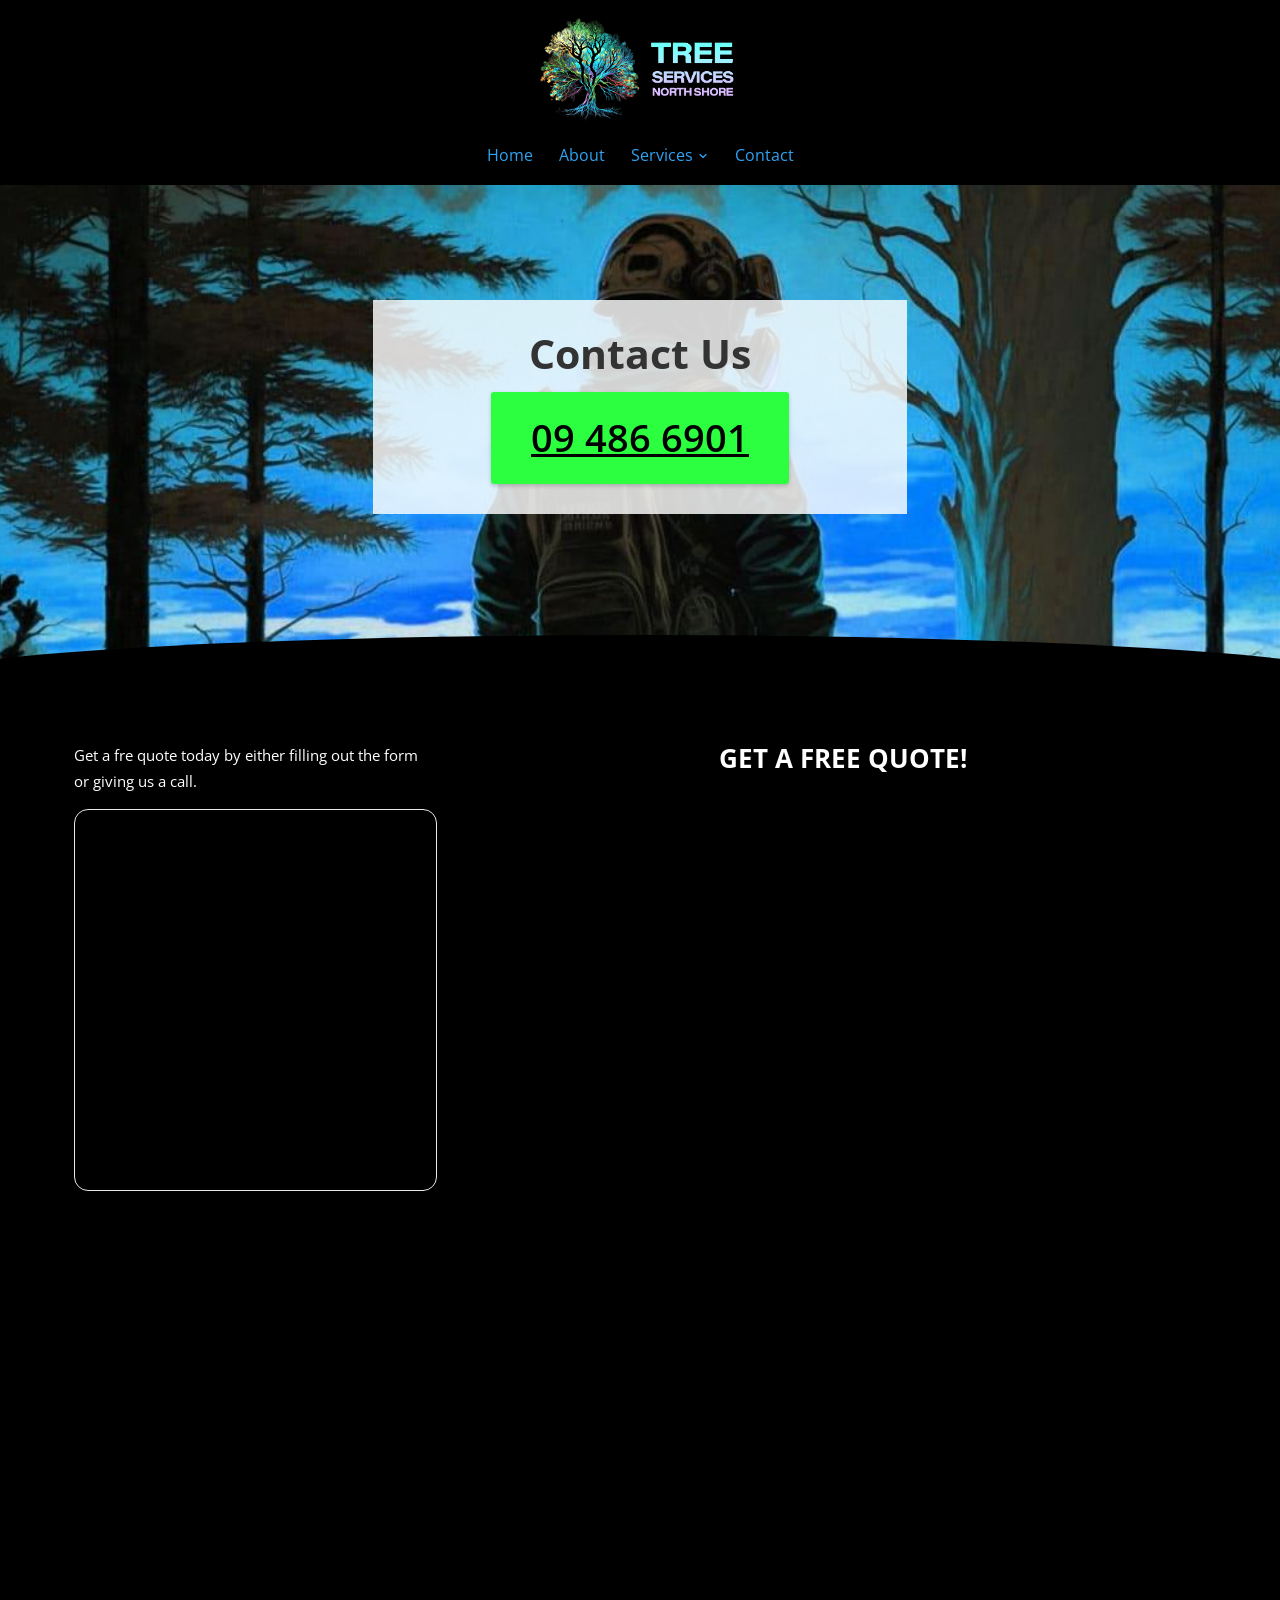
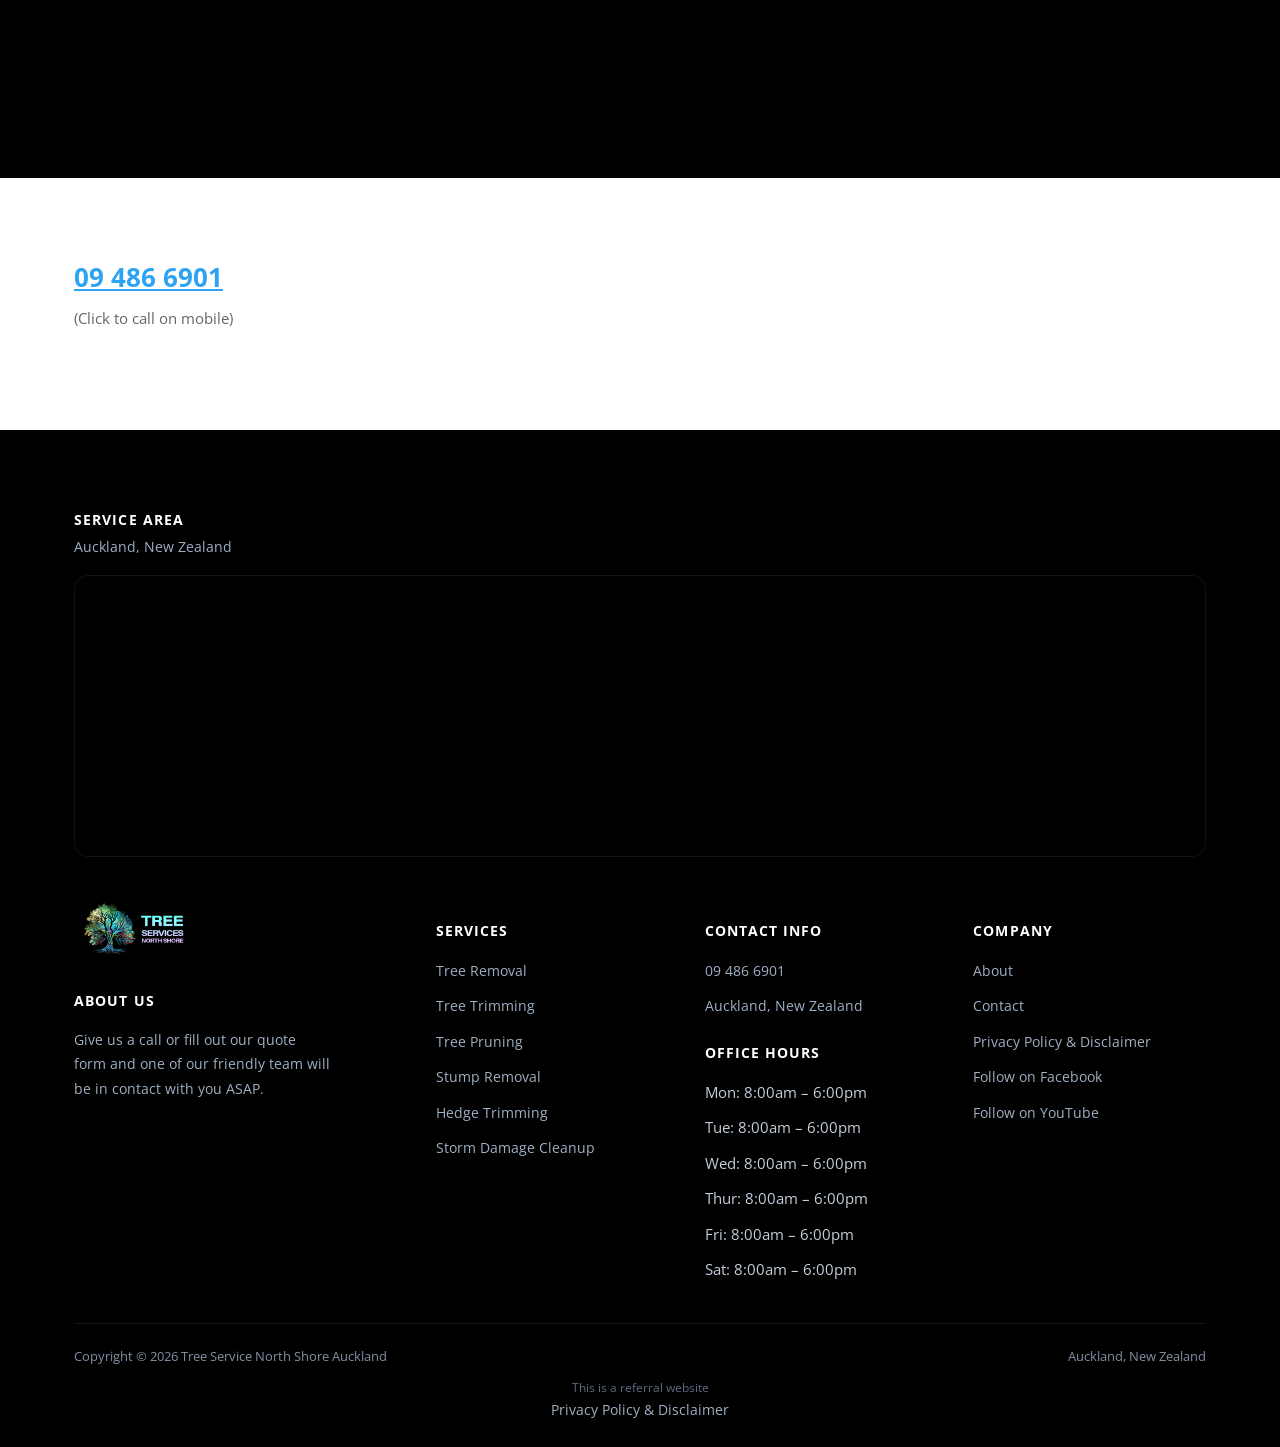
<file: contact/index.html>
<!doctype html>
<html lang="en-NZ">
<head>
<!-- Google tag (gtag.js) -->
<script async src="https://www.googletagmanager.com/gtag/js?id=AW-11106878688"></script>
<script>
  window.dataLayer = window.dataLayer || [];
  function gtag(){dataLayer.push(arguments);}
  gtag('js', new Date());
  gtag('config', 'AW-11106878688');
</script>
<meta charset="UTF-8">
<meta name="viewport" content="width=device-width, initial-scale=1.0">
<link rel="icon" href="/favicon-32.png" sizes="32x32" type="image/png">
<link rel="icon" href="/favicon-192.png" sizes="192x192" type="image/png">
<link rel="apple-touch-icon" href="/apple-touch-icon.png">
<title>Contact - Tree Service North Shore Auckland Pros</title>
<meta name="description" content="Get a fre quote today by either filling out the form or giving us a call.">
<meta name="robots" content="follow, index, max-snippet:-1, max-video-preview:-1, max-image-preview:large">
<link rel="canonical" href="https://treeservicenorthshore.co.nz/contact/">
<meta property="og:locale" content="en_US">
<meta property="og:type" content="article">
<meta property="og:title" content="Contact - Tree Service North Shore Auckland Pros">
<meta property="og:description" content="Get a fre quote today by either filling out the form or giving us a call.">
<meta property="og:url" content="https://treeservicenorthshore.co.nz/contact/">
<meta property="og:site_name" content="Tree Service North Shore Auckland Pros">
<meta name="twitter:card" content="summary_large_image">
<meta name="twitter:title" content="Contact - Tree Service North Shore Auckland Pros">
<meta name="twitter:description" content="Get a fre quote today by either filling out the form or giving us a call.">
<meta name="twitter:label1" content="Time to read">
<meta name="twitter:data1" content="3 minutes">
<script type="application/ld+json">{"@context": "https://schema.org", "@graph": [{"@type": "Place", "@id": "https://treeservicenorthshore.co.nz/#place", "address": {"@type": "PostalAddress", "streetAddress": "17 Cashel Place", "addressLocality": "Torbay", "addressRegion": "Auckland", "postalCode": "0630", "addressCountry": "New Zealand"}}, {"@type": "Organization", "@id": "https://treeservicenorthshore.co.nz/#organization", "name": "Tree Services North Shore Auckland", "url": "https://treeservicenorthshore.co.nz", "email": "info@treeservicenorthshore.co.nz", "address": {"@type": "PostalAddress", "streetAddress": "17 Cashel Place", "addressLocality": "Torbay", "addressRegion": "Auckland", "postalCode": "0630", "addressCountry": "New Zealand"}, "logo": {"@type": "ImageObject", "@id": "https://treeservicenorthshore.co.nz/#logo", "url": "https://treeservicenorthshore.co.nz/images/Nshore-AKL-sq.png", "contentUrl": "https://treeservicenorthshore.co.nz/images/Nshore-AKL-sq.png", "caption": "Tree Service North Shore Auckland Pros", "inLanguage": "en-US", "width": "396", "height": "396"}, "contactPoint": [{"@type": "ContactPoint", "telephone": "+64-9-486-6901", "contactType": "customer support"}], "location": {"@id": "https://treeservicenorthshore.co.nz/#place"}}, {"@type": "WebSite", "@id": "https://treeservicenorthshore.co.nz/#website", "url": "https://treeservicenorthshore.co.nz", "name": "Tree Service North Shore Auckland Pros", "alternateName": "North Shore Tree Services", "publisher": {"@id": "https://treeservicenorthshore.co.nz/#organization"}, "inLanguage": "en-US"}, {"@type": "ContactPage", "@id": "https://treeservicenorthshore.co.nz/contact/#webpage", "url": "https://treeservicenorthshore.co.nz/contact/", "name": "Contact - Tree Service North Shore Auckland Pros", "datePublished": "2023-03-23T16:26:36+00:00", "dateModified": "2023-03-23T19:05:51+00:00", "isPartOf": {"@id": "https://treeservicenorthshore.co.nz/#website"}, "inLanguage": "en-US"}]}</script>
<script type="application/ld+json">{"@context": "https://schema.org", "@type": "BreadcrumbList", "itemListElement": [{"@type": "ListItem", "position": 1, "name": "Home", "item": "https://treeservicenorthshore.co.nz/"}, {"@type": "ListItem", "position": 2, "name": "Contact", "item": "https://treeservicenorthshore.co.nz/contact/"}]}</script>
<link rel="preconnect" href="https://fonts.googleapis.com">
<link rel="preconnect" href="https://fonts.gstatic.com" crossorigin>
<link rel="preload" as="style" href="https://fonts.googleapis.com/css2?family=Open+Sans:wght@400;600;700;800&display=swap" onload="this.onload=null;this.rel='stylesheet'">
<noscript><link rel="stylesheet" href="https://fonts.googleapis.com/css2?family=Open+Sans:wght@400;600;700;800&display=swap"></noscript>
<link rel="stylesheet" href="/css/style.css">
</head>
<body class="">
<header class="classic">
  <div class="c-head wrap">
    <a href="/" class="brand"><img src="/images/Nshore-AKL-Long.png" alt="Tree Service North Shore Auckland" width="396" height="181"></a>
    <nav class="links"><a href="/">Home</a><a href="/about/">About</a><div class="nav-item"><a href="#!">Services <svg viewBox="0 0 24 24" fill="none" stroke-width="2.4" stroke-linecap="round" stroke-linejoin="round"><path d="m6 9 6 6 6-6"/></svg></a><div class="nav-dropdown"><a href="/tree-removal/">Tree Removal</a><a href="/tree-trimming/">Tree Trimming</a><a href="/tree-pruning/">Tree Pruning</a><a href="/stump-removal/">Stump Removal</a><a href="/hedge-trimming/">Hedge Trimming</a><a href="/storm-damage/">Storm Damage Cleanup</a></div></div><a href="/contact/">Contact</a></nav>
    <button type="button" class="hamburger-btn" id="hamburgerBtn" aria-label="Open menu" aria-expanded="false"><svg viewBox="0 0 24 24" fill="none" stroke="#fff" stroke-width="2.4" stroke-linecap="round" stroke-linejoin="round"><path d="M4 7h16M4 12h16M4 17h16"/></svg></button>
  </div>
  <div class="mobile-menu" id="mobileMenu"><a href="/">Home</a><a href="/about/">About</a><a href="#">Services</a><div class="mobile-submenu"><a href="/tree-removal/">Tree Removal</a><a href="/tree-trimming/">Tree Trimming</a><a href="/tree-pruning/">Tree Pruning</a><a href="/stump-removal/">Stump Removal</a><a href="/hedge-trimming/">Hedge Trimming</a><a href="/storm-damage/">Storm Damage Cleanup</a></div><a href="/contact/">Contact</a><a href="tel:094866901" class="mobile-menu-phone">Call 09 486 6901</a></div>
</header>
<main>
<section class="hero-c next-dark" id="top"><div class="hero-c-box"><div class="row"><div class="text"><h1>Contact Us</h1></div><p class="btn-wrap"><a class="btn btn-primary" href="tel:094866901">09 486 6901</a></p></div></div></section>
<section class="sec-dark"><div class="wrap"><div class="row cols cols-2 formrow"><div class="col"><div class="text"><p>Get a fre quote today by either filling out the form or giving us a call.</p></div><div class="map-embed"><iframe src="https://www.google.com/maps/embed?pb=!1m14!1m8!1m3!1d102300.0282164413!2d174.722585!3d-36.7495502!3m2!1i1024!2i768!4f13.1!3m3!1m2!1s0xa351a50af33dd05b%3A0xe43c5d1c3cdaa1fe!2sTree%20Service%20North%20Shore%20Auckland!5e0!3m2!1sen!2snz!4v1678823859809!5m2!1sen!2snz" width="600" height="380" style="border:0" allowfullscreen loading="lazy" referrerpolicy="no-referrer-when-downgrade" title="Tree Service North Shore Auckland service area map"></iframe></div></div><div class="col"><div class="text"><h2><strong>GET A FREE QUOTE!<br></strong></h2></div><div class="form-card"><iframe src="https://api.leadconnectorhq.com/widget/form/1JYGwuIHo6WyPs5yPRcu" style="width:100%;height:100%;min-height:900px;border:none;border-radius:14px" id="inline-1JYGwuIHo6WyPs5yPRcu" data-layout="{'id':'INLINE'}" data-trigger-type="alwaysShow" data-trigger-value="" data-activation-type="alwaysActivated" data-activation-value="" data-deactivation-type="neverDeactivate" data-deactivation-value="" data-form-name="Tree service Enquiry N SHORE" data-height="900" data-layout-iframe-id="inline-1JYGwuIHo6WyPs5yPRcu" data-form-id="1JYGwuIHo6WyPs5yPRcu" data-cookie-consent="true" data-cookie-consent-provider="auto" title="Tree service Enquiry N SHORE"></iframe></div></div></div></div></section>
<section class="bg-paper"><div class="wrap"><div class="row"><div class="text"><h2><u><a href="tel:094866901">09 486 6901</a></u></h2>
<p>(Click to call on mobile)</p></div></div></div></section>
</main>
<footer>
  <div class="wrap">
    <div class="footer-map-head"><h4>Service Area</h4><p>Auckland, New Zealand</p></div><div class="footer-map"><iframe src="https://www.google.com/maps/embed?pb=!1m14!1m8!1m3!1d102300.0282164413!2d174.722585!3d-36.7495502!3m2!1i1024!2i768!4f13.1!3m3!1m2!1s0xa351a50af33dd05b%3A0xe43c5d1c3cdaa1fe!2sTree%20Service%20North%20Shore%20Auckland!5e0!3m2!1sen!2snz!4v1678823859809!5m2!1sen!2snz" width="600" height="280" style="border:0" allowfullscreen loading="lazy" referrerpolicy="no-referrer-when-downgrade" title="Tree Service North Shore Auckland service area map"></iframe></div>
    <div class="footer-grid "><div class="footer-brand"><a href="/" class="brand"><img src="/images/Nshore-AKL-Long.png" alt="Tree Service North Shore Auckland" width="396" height="181" loading="lazy"></a><h4>About us</h4><p>Give us a call or fill out our quote form and one of our friendly team will be in contact with you ASAP.</p></div><div><h4>Services</h4><ul><li><a href="/tree-removal/">Tree Removal</a></li><li><a href="/tree-trimming/">Tree Trimming</a></li><li><a href="/tree-pruning/">Tree Pruning</a></li><li><a href="/stump-removal/">Stump Removal</a></li><li><a href="/hedge-trimming/">Hedge Trimming</a></li><li><a href="/storm-damage/">Storm Damage Cleanup</a></li></ul></div><div><h4>Contact Info</h4><ul><li><a href="tel:094866901">09 486 6901</a></li><li><a href="https://goo.gl/maps/chvnurM3AeTjNzAj7" target="_blank" rel="noopener">Auckland, New Zealand</a></li></ul><h4 style="margin-top:22px;">Office Hours</h4><ul><li>Mon: 8:00am &ndash; 6:00pm</li><li>Tue: 8:00am &ndash; 6:00pm</li><li>Wed: 8:00am &ndash; 6:00pm</li><li>Thur: 8:00am &ndash; 6:00pm</li><li>Fri: 8:00am &ndash; 6:00pm</li><li>Sat: 8:00am &ndash; 6:00pm</li></ul></div><div><h4>Company</h4><ul><li><a href="/about/">About</a></li><li><a href="/contact/">Contact</a></li><li><a href="/privacy-policy/">Privacy Policy &amp; Disclaimer</a></li><li><a href="https://www.facebook.com/profile.php?id=100090646135302" target="_blank" rel="noopener">Follow on Facebook</a></li><li><a href="https://www.youtube.com/channel/UC_sRtcgdpdR-Z8NWRMXJEhw" target="_blank" rel="noopener">Follow on YouTube</a></li></ul></div></div>
    <div class="footer-bottom"><span>Copyright &copy; 2026 Tree Service North Shore Auckland</span><span>Auckland, New Zealand</span></div>
    <div class="footer-disclosure">This is a referral website<br><a href="/privacy-policy/">Privacy Policy &amp; Disclaimer</a></div>
  </div>
</footer>
<script>
(function(){var b=document.getElementById('hamburgerBtn'),m=document.getElementById('mobileMenu');if(!b||!m)return;b.addEventListener('click',function(){var o=m.classList.toggle('open');b.setAttribute('aria-expanded',o?'true':'false');});})();
</script>
<script src="https://link.msgsndr.com/js/form_embed.js" defer></script>
</body>
</html>
</file>
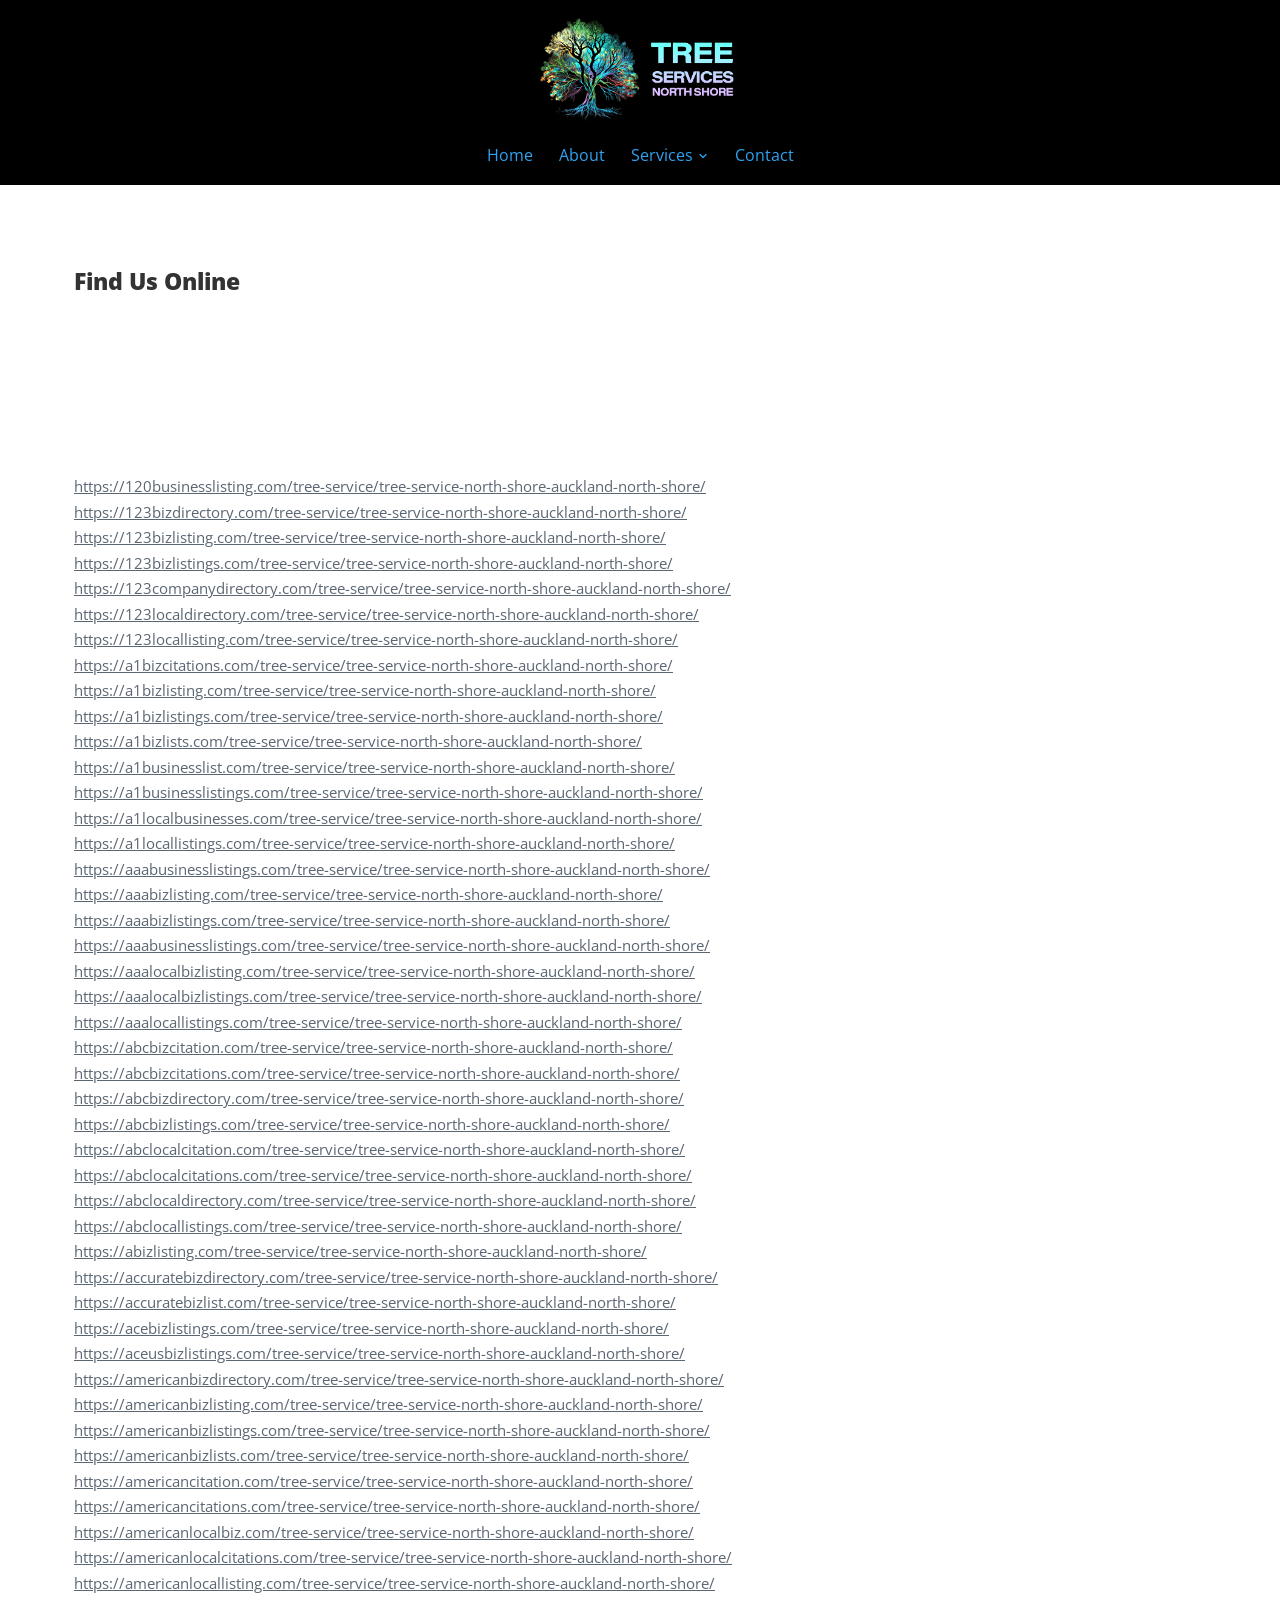
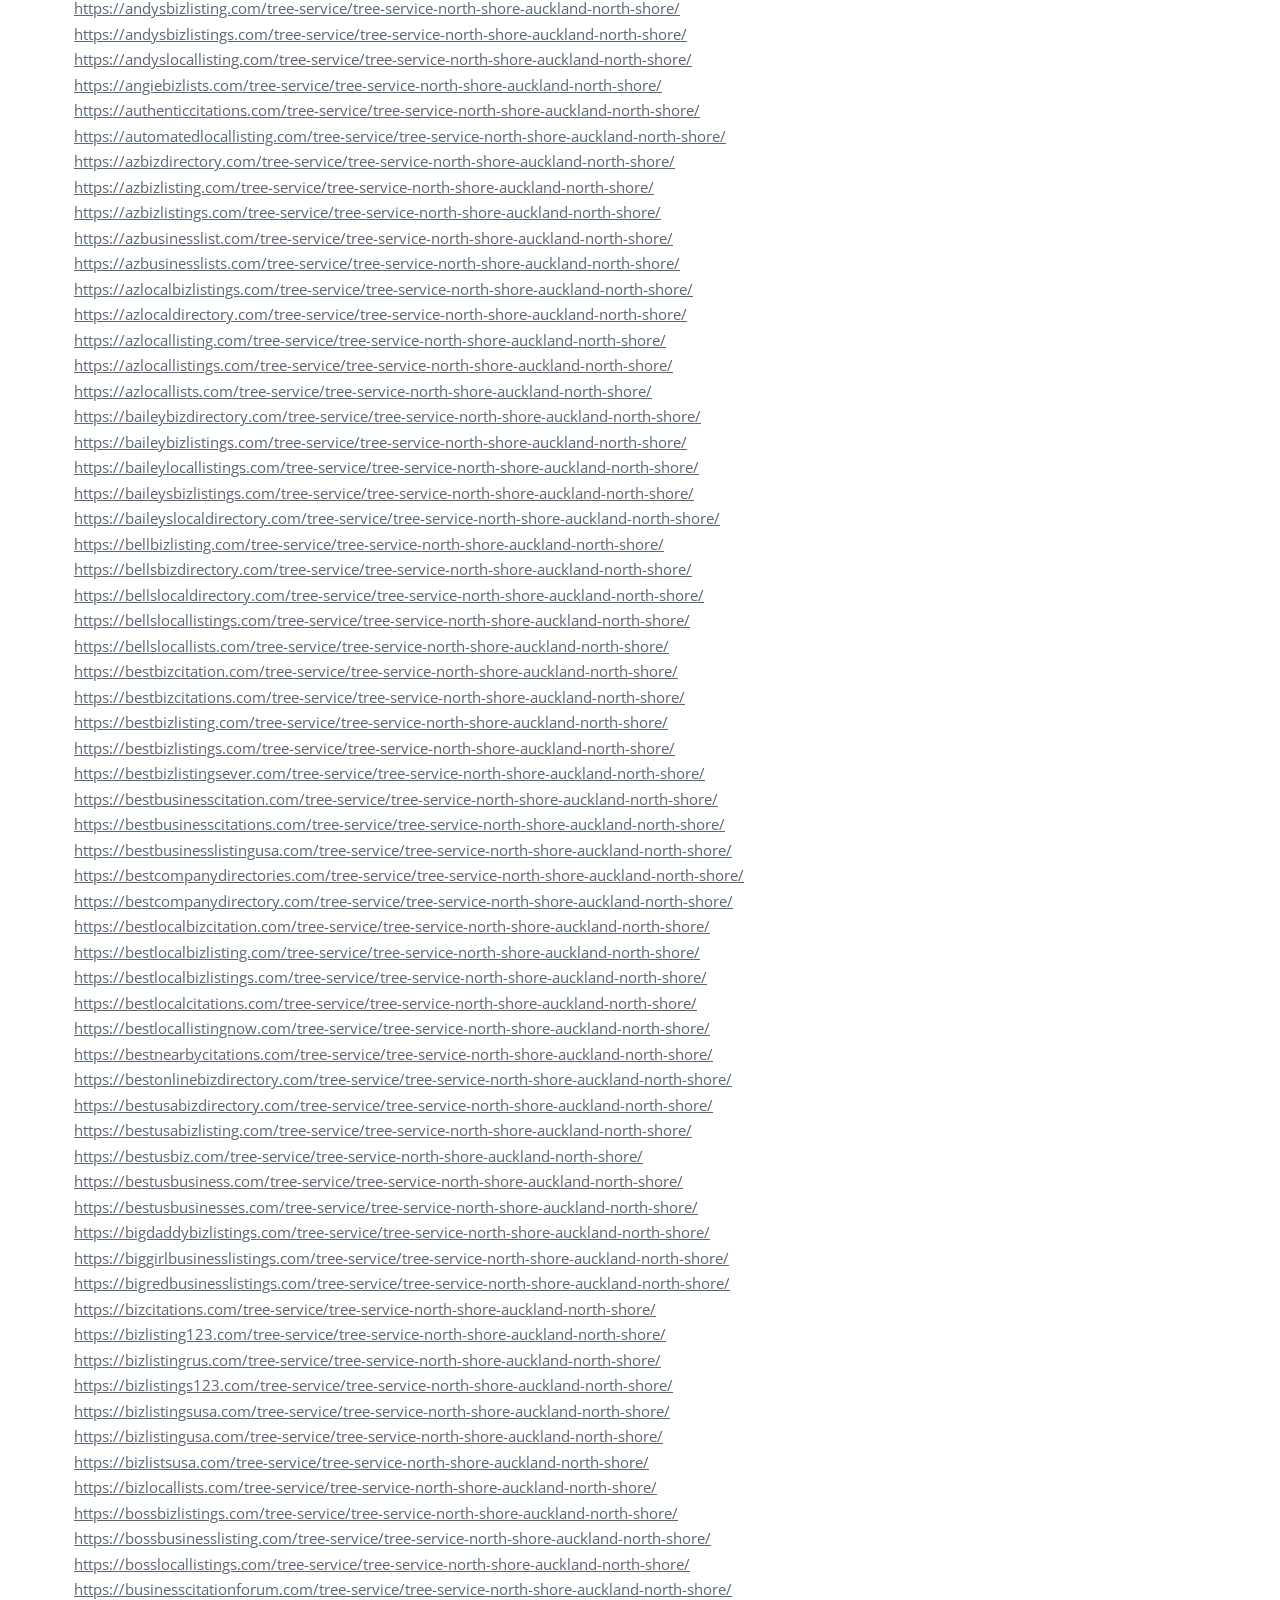
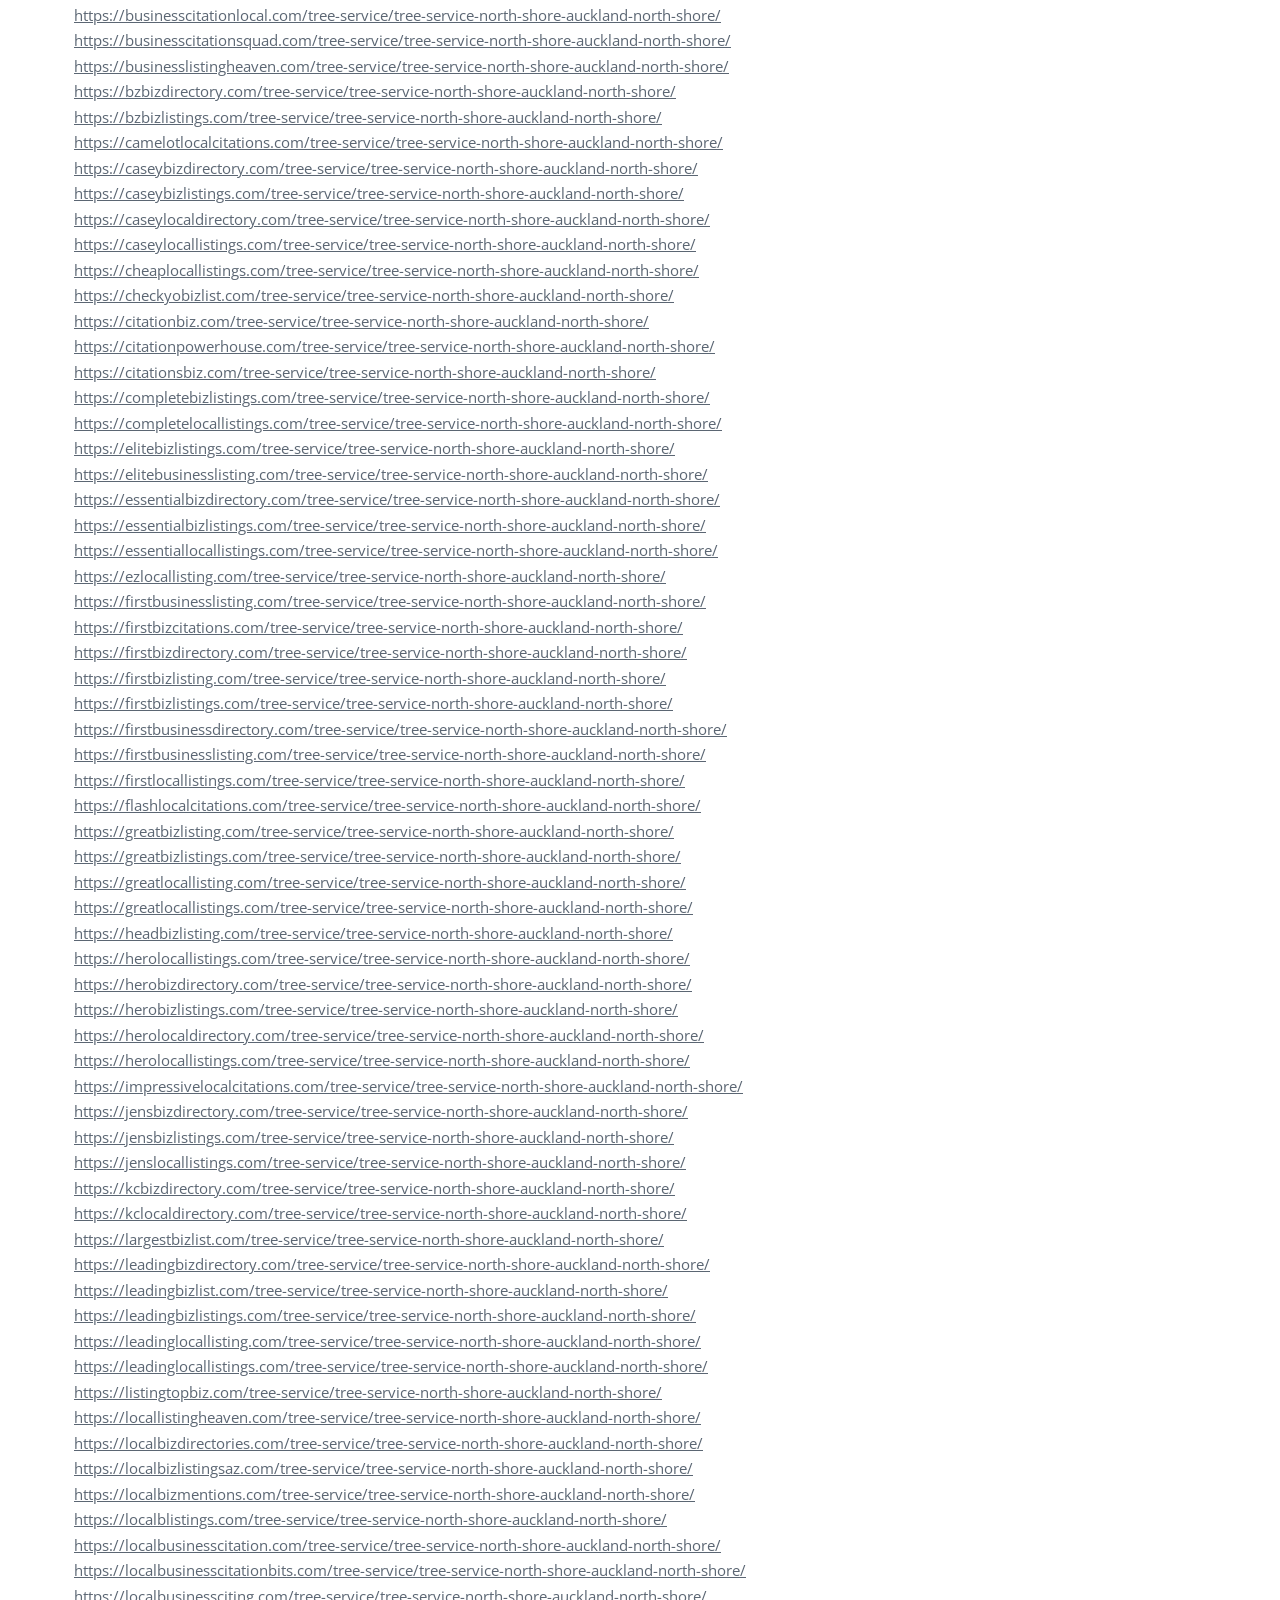
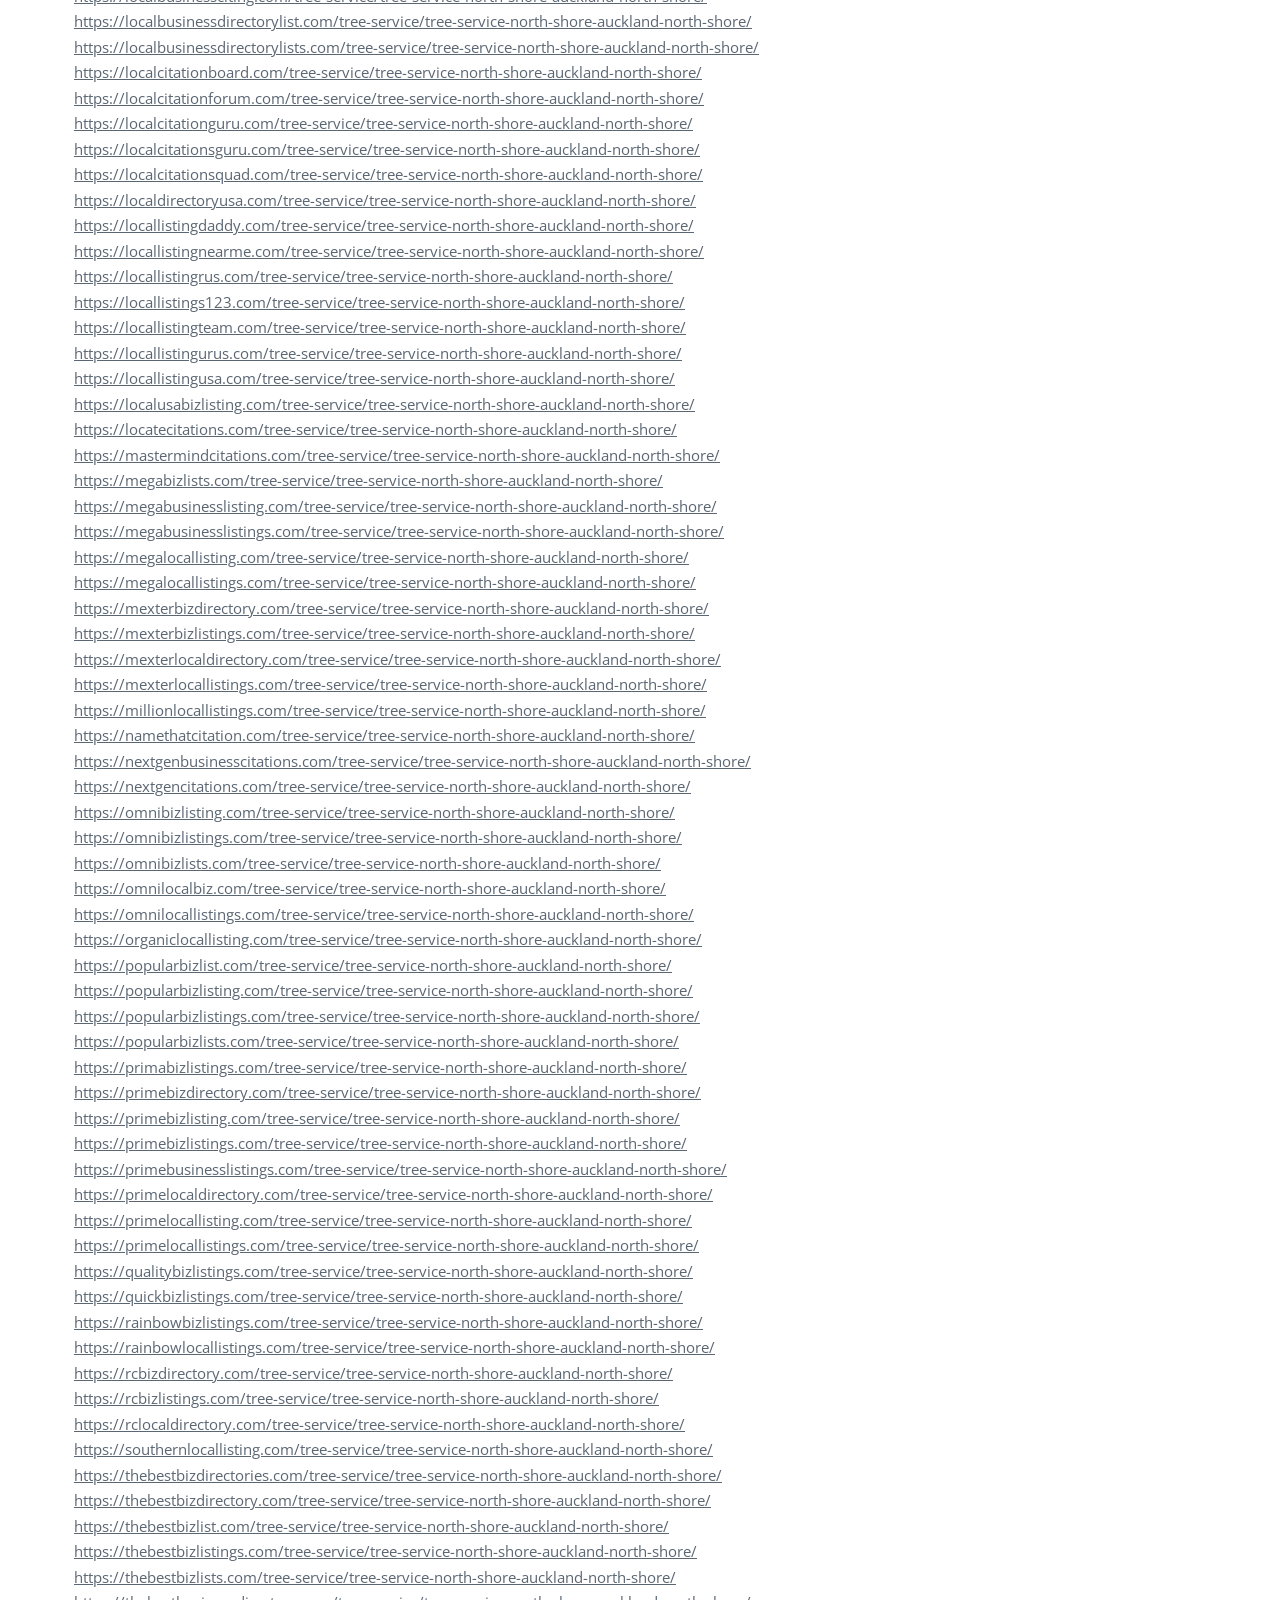
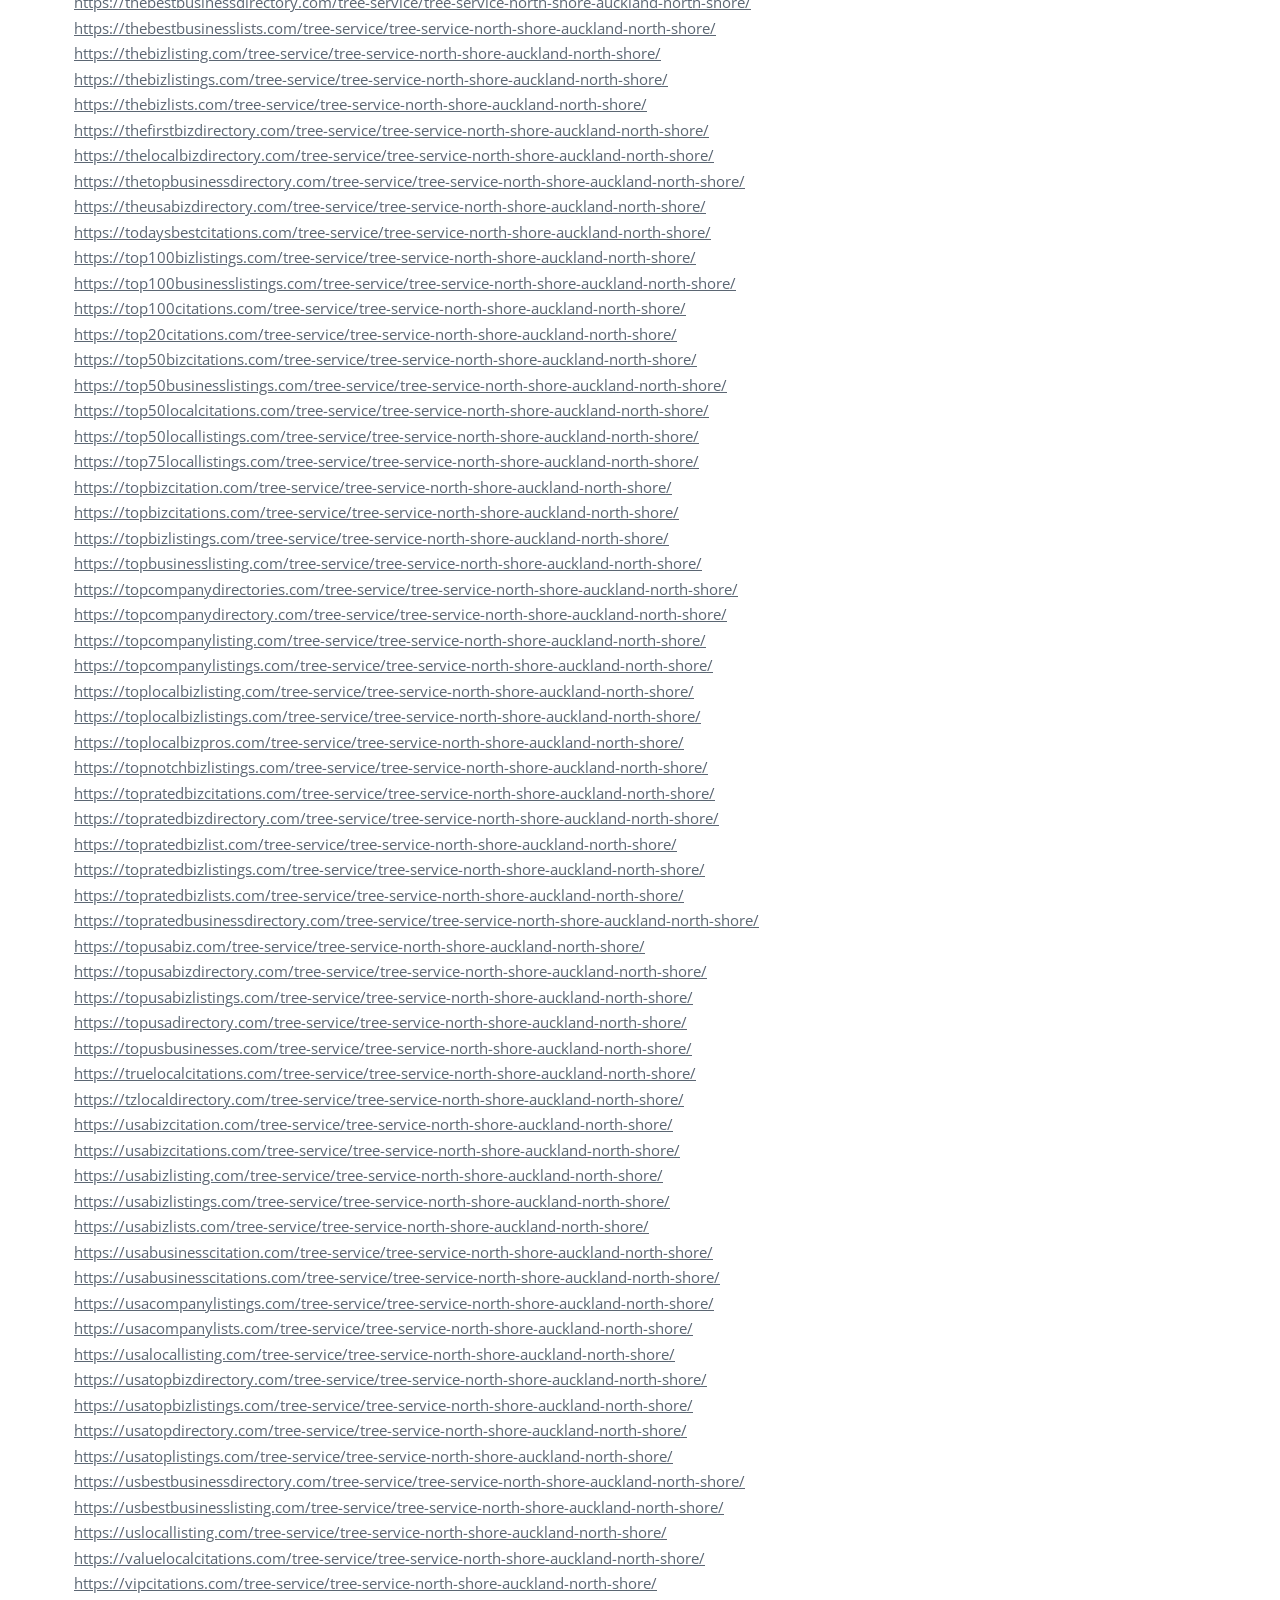
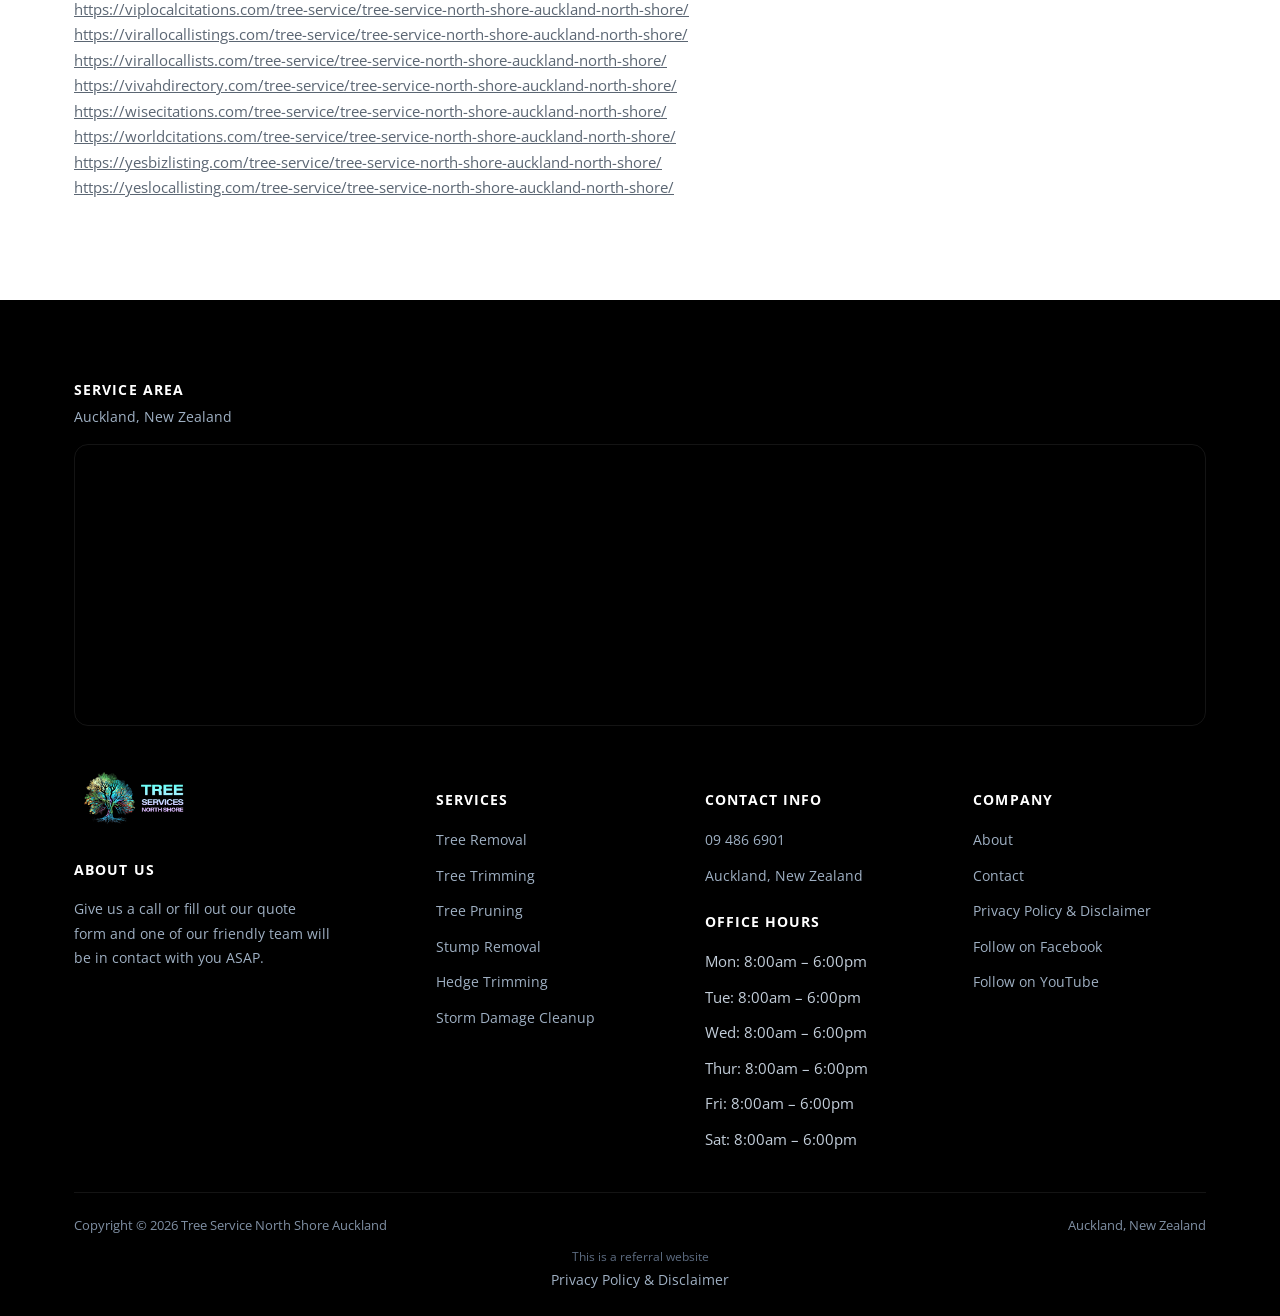
<file: find-us-online/index.html>
<!doctype html>
<html lang="en-NZ">
<head>
<!-- Google tag (gtag.js) -->
<script async src="https://www.googletagmanager.com/gtag/js?id=AW-11106878688"></script>
<script>
  window.dataLayer = window.dataLayer || [];
  function gtag(){dataLayer.push(arguments);}
  gtag('js', new Date());
  gtag('config', 'AW-11106878688');
</script>
<meta charset="UTF-8">
<meta name="viewport" content="width=device-width, initial-scale=1.0">
<link rel="icon" href="/favicon-32.png" sizes="32x32" type="image/png">
<link rel="icon" href="/favicon-192.png" sizes="192x192" type="image/png">
<link rel="apple-touch-icon" href="/apple-touch-icon.png">
<title>Find Us Online - Tree Service North Shore Auckland Pros</title>
<meta name="description" content="https://120businesslisting.com/tree-service/tree-service-north-shore-auckland-north-shore/">
<meta name="robots" content="follow, index, max-snippet:-1, max-video-preview:-1, max-image-preview:large">
<link rel="canonical" href="https://treeservicenorthshore.co.nz/find-us-online/">
<meta property="og:locale" content="en_US">
<meta property="og:type" content="article">
<meta property="og:title" content="Find Us Online - Tree Service North Shore Auckland Pros">
<meta property="og:description" content="https://120businesslisting.com/tree-service/tree-service-north-shore-auckland-north-shore/">
<meta property="og:url" content="https://treeservicenorthshore.co.nz/find-us-online/">
<meta property="og:site_name" content="Tree Service North Shore Auckland Pros">
<meta name="twitter:card" content="summary_large_image">
<meta name="twitter:title" content="Find Us Online - Tree Service North Shore Auckland Pros">
<meta name="twitter:description" content="https://120businesslisting.com/tree-service/tree-service-north-shore-auckland-north-shore/">
<meta name="twitter:label1" content="Time to read">
<meta name="twitter:data1" content="18 minutes">
<script type="application/ld+json">{"@context": "https://schema.org", "@graph": [{"@type": "Place", "@id": "https://treeservicenorthshore.co.nz/#place", "address": {"@type": "PostalAddress", "streetAddress": "17 Cashel Place", "addressLocality": "Torbay", "addressRegion": "Auckland", "postalCode": "0630", "addressCountry": "New Zealand"}}, {"@type": "Organization", "@id": "https://treeservicenorthshore.co.nz/#organization", "name": "Tree Services North Shore Auckland", "url": "https://treeservicenorthshore.co.nz", "email": "info@treeservicenorthshore.co.nz", "address": {"@type": "PostalAddress", "streetAddress": "17 Cashel Place", "addressLocality": "Torbay", "addressRegion": "Auckland", "postalCode": "0630", "addressCountry": "New Zealand"}, "logo": {"@type": "ImageObject", "@id": "https://treeservicenorthshore.co.nz/#logo", "url": "https://treeservicenorthshore.co.nz/images/Nshore-AKL-sq.png", "contentUrl": "https://treeservicenorthshore.co.nz/images/Nshore-AKL-sq.png", "caption": "Tree Service North Shore Auckland Pros", "inLanguage": "en-US", "width": "396", "height": "396"}, "contactPoint": [{"@type": "ContactPoint", "telephone": "+64-9-486-6901", "contactType": "customer support"}], "location": {"@id": "https://treeservicenorthshore.co.nz/#place"}}, {"@type": "WebSite", "@id": "https://treeservicenorthshore.co.nz/#website", "url": "https://treeservicenorthshore.co.nz", "name": "Tree Service North Shore Auckland Pros", "alternateName": "North Shore Tree Services", "publisher": {"@id": "https://treeservicenorthshore.co.nz/#organization"}, "inLanguage": "en-US"}, {"@type": "WebPage", "@id": "https://treeservicenorthshore.co.nz/find-us-online/#webpage", "url": "https://treeservicenorthshore.co.nz/find-us-online/", "name": "Find Us Online - Tree Service North Shore Auckland Pros", "datePublished": "2024-03-04T15:45:43+00:00", "dateModified": "2024-03-04T15:45:43+00:00", "isPartOf": {"@id": "https://treeservicenorthshore.co.nz/#website"}, "inLanguage": "en-US"}, {"@type": "Person", "@id": "https://treeservicenorthshore.co.nz/author/samstoysnzgmail-com/", "name": "samstoysnz@gmail.com", "url": "https://treeservicenorthshore.co.nz/author/samstoysnzgmail-com/", "image": {"@type": "ImageObject", "@id": "https://secure.gravatar.com/avatar/1a805ecce72dbea624f8210f16b617142cd50f277b3b90b3f68485606a558cd0?s=96&amp;d=mm&amp;r=g", "url": "https://secure.gravatar.com/avatar/1a805ecce72dbea624f8210f16b617142cd50f277b3b90b3f68485606a558cd0?s=96&amp;d=mm&amp;r=g", "caption": "samstoysnz@gmail.com", "inLanguage": "en-US"}, "sameAs": ["https://treeservicenorthshore.co.nz"], "worksFor": {"@id": "https://treeservicenorthshore.co.nz/#organization"}}, {"@type": "Article", "headline": "Find Us Online - Tree Service North Shore Auckland Pros", "datePublished": "2024-03-04T15:45:43+00:00", "dateModified": "2024-03-04T15:45:43+00:00", "author": {"@id": "https://treeservicenorthshore.co.nz/author/samstoysnzgmail-com/", "name": "samstoysnz@gmail.com"}, "publisher": {"@id": "https://treeservicenorthshore.co.nz/#organization"}, "description": "https://120businesslisting.com/tree-service/tree-service-north-shore-auckland-north-shore/", "name": "Find Us Online - Tree Service North Shore Auckland Pros", "@id": "https://treeservicenorthshore.co.nz/find-us-online/#richSnippet", "isPartOf": {"@id": "https://treeservicenorthshore.co.nz/find-us-online/#webpage"}, "inLanguage": "en-US", "mainEntityOfPage": {"@id": "https://treeservicenorthshore.co.nz/find-us-online/#webpage"}}]}</script>
<script type="application/ld+json">{"@context": "https://schema.org", "@type": "BreadcrumbList", "itemListElement": [{"@type": "ListItem", "position": 1, "name": "Home", "item": "https://treeservicenorthshore.co.nz/"}, {"@type": "ListItem", "position": 2, "name": "Find Us Online", "item": "https://treeservicenorthshore.co.nz/find-us-online/"}]}</script>
<link rel="preconnect" href="https://fonts.googleapis.com">
<link rel="preconnect" href="https://fonts.gstatic.com" crossorigin>
<link rel="preload" as="style" href="https://fonts.googleapis.com/css2?family=Open+Sans:wght@400;600;700;800&display=swap" onload="this.onload=null;this.rel='stylesheet'">
<noscript><link rel="stylesheet" href="https://fonts.googleapis.com/css2?family=Open+Sans:wght@400;600;700;800&display=swap"></noscript>
<link rel="stylesheet" href="/css/style.css">
</head>
<body class="">
<header class="classic">
  <div class="c-head wrap">
    <a href="/" class="brand"><img src="/images/Nshore-AKL-Long.png" alt="Tree Service North Shore Auckland" width="396" height="181"></a>
    <nav class="links"><a href="/">Home</a><a href="/about/">About</a><div class="nav-item"><a href="#!">Services <svg viewBox="0 0 24 24" fill="none" stroke-width="2.4" stroke-linecap="round" stroke-linejoin="round"><path d="m6 9 6 6 6-6"/></svg></a><div class="nav-dropdown"><a href="/tree-removal/">Tree Removal</a><a href="/tree-trimming/">Tree Trimming</a><a href="/tree-pruning/">Tree Pruning</a><a href="/stump-removal/">Stump Removal</a><a href="/hedge-trimming/">Hedge Trimming</a><a href="/storm-damage/">Storm Damage Cleanup</a></div></div><a href="/contact/">Contact</a></nav>
    <button type="button" class="hamburger-btn" id="hamburgerBtn" aria-label="Open menu" aria-expanded="false"><svg viewBox="0 0 24 24" fill="none" stroke="#fff" stroke-width="2.4" stroke-linecap="round" stroke-linejoin="round"><path d="M4 7h16M4 12h16M4 17h16"/></svg></button>
  </div>
  <div class="mobile-menu" id="mobileMenu"><a href="/">Home</a><a href="/about/">About</a><a href="#">Services</a><div class="mobile-submenu"><a href="/tree-removal/">Tree Removal</a><a href="/tree-trimming/">Tree Trimming</a><a href="/tree-pruning/">Tree Pruning</a><a href="/stump-removal/">Stump Removal</a><a href="/hedge-trimming/">Hedge Trimming</a><a href="/storm-damage/">Storm Damage Cleanup</a></div><a href="/contact/">Contact</a><a href="tel:094866901" class="mobile-menu-phone">Call 09 486 6901</a></div>
</header>
<main><section class="page-hero"><div class="wrap"><h1>Find Us Online</h1></div></section><section class="legal-sec"><div class="wrap legal-text">
<p><a href="https://120businesslisting.com/tree-service/tree-service-north-shore-auckland-north-shore/" target="_blank" rel="noopener">https://120businesslisting.com/tree-service/tree-service-north-shore-auckland-north-shore/</a><br>
<a href="https://123bizdirectory.com/tree-service/tree-service-north-shore-auckland-north-shore/" target="_blank" rel="noopener">https://123bizdirectory.com/tree-service/tree-service-north-shore-auckland-north-shore/</a><br>
<a href="https://123bizlisting.com/tree-service/tree-service-north-shore-auckland-north-shore/" target="_blank" rel="noopener">https://123bizlisting.com/tree-service/tree-service-north-shore-auckland-north-shore/</a><br>
<a href="https://123bizlistings.com/tree-service/tree-service-north-shore-auckland-north-shore/" target="_blank" rel="noopener">https://123bizlistings.com/tree-service/tree-service-north-shore-auckland-north-shore/</a><br>
<a href="https://123companydirectory.com/tree-service/tree-service-north-shore-auckland-north-shore/" target="_blank" rel="noopener">https://123companydirectory.com/tree-service/tree-service-north-shore-auckland-north-shore/</a><br>
<a href="https://123localdirectory.com/tree-service/tree-service-north-shore-auckland-north-shore/" target="_blank" rel="noopener">https://123localdirectory.com/tree-service/tree-service-north-shore-auckland-north-shore/</a><br>
<a href="https://123locallisting.com/tree-service/tree-service-north-shore-auckland-north-shore/" target="_blank" rel="noopener">https://123locallisting.com/tree-service/tree-service-north-shore-auckland-north-shore/</a><br>
<a href="https://a1bizcitations.com/tree-service/tree-service-north-shore-auckland-north-shore/" target="_blank" rel="noopener">https://a1bizcitations.com/tree-service/tree-service-north-shore-auckland-north-shore/</a><br>
<a href="https://a1bizlisting.com/tree-service/tree-service-north-shore-auckland-north-shore/" target="_blank" rel="noopener">https://a1bizlisting.com/tree-service/tree-service-north-shore-auckland-north-shore/</a><br>
<a href="https://a1bizlistings.com/tree-service/tree-service-north-shore-auckland-north-shore/" target="_blank" rel="noopener">https://a1bizlistings.com/tree-service/tree-service-north-shore-auckland-north-shore/</a><br>
<a href="https://a1bizlists.com/tree-service/tree-service-north-shore-auckland-north-shore/" target="_blank" rel="noopener">https://a1bizlists.com/tree-service/tree-service-north-shore-auckland-north-shore/</a><br>
<a href="https://a1businesslist.com/tree-service/tree-service-north-shore-auckland-north-shore/" target="_blank" rel="noopener">https://a1businesslist.com/tree-service/tree-service-north-shore-auckland-north-shore/</a><br>
<a href="https://a1businesslistings.com/tree-service/tree-service-north-shore-auckland-north-shore/" target="_blank" rel="noopener">https://a1businesslistings.com/tree-service/tree-service-north-shore-auckland-north-shore/</a><br>
<a href="https://a1localbusinesses.com/tree-service/tree-service-north-shore-auckland-north-shore/" target="_blank" rel="noopener">https://a1localbusinesses.com/tree-service/tree-service-north-shore-auckland-north-shore/</a><br>
<a href="https://a1locallistings.com/tree-service/tree-service-north-shore-auckland-north-shore/" target="_blank" rel="noopener">https://a1locallistings.com/tree-service/tree-service-north-shore-auckland-north-shore/</a><br>
<a href="https://aaabusinesslistings.com/tree-service/tree-service-north-shore-auckland-north-shore/" target="_blank" rel="noopener">https://aaabusinesslistings.com/tree-service/tree-service-north-shore-auckland-north-shore/</a><br>
<a href="https://aaabizlisting.com/tree-service/tree-service-north-shore-auckland-north-shore/" target="_blank" rel="noopener">https://aaabizlisting.com/tree-service/tree-service-north-shore-auckland-north-shore/</a><br>
<a href="https://aaabizlistings.com/tree-service/tree-service-north-shore-auckland-north-shore/" target="_blank" rel="noopener">https://aaabizlistings.com/tree-service/tree-service-north-shore-auckland-north-shore/</a><br>
<a href="https://aaabusinesslistings.com/tree-service/tree-service-north-shore-auckland-north-shore/" target="_blank" rel="noopener">https://aaabusinesslistings.com/tree-service/tree-service-north-shore-auckland-north-shore/</a><br>
<a href="https://aaalocalbizlisting.com/tree-service/tree-service-north-shore-auckland-north-shore/" target="_blank" rel="noopener">https://aaalocalbizlisting.com/tree-service/tree-service-north-shore-auckland-north-shore/</a><br>
<a href="https://aaalocalbizlistings.com/tree-service/tree-service-north-shore-auckland-north-shore/" target="_blank" rel="noopener">https://aaalocalbizlistings.com/tree-service/tree-service-north-shore-auckland-north-shore/</a><br>
<a href="https://aaalocallistings.com/tree-service/tree-service-north-shore-auckland-north-shore/" target="_blank" rel="noopener">https://aaalocallistings.com/tree-service/tree-service-north-shore-auckland-north-shore/</a><br>
<a href="https://abcbizcitation.com/tree-service/tree-service-north-shore-auckland-north-shore/" target="_blank" rel="noopener">https://abcbizcitation.com/tree-service/tree-service-north-shore-auckland-north-shore/</a><br>
<a href="https://abcbizcitations.com/tree-service/tree-service-north-shore-auckland-north-shore/" target="_blank" rel="noopener">https://abcbizcitations.com/tree-service/tree-service-north-shore-auckland-north-shore/</a><br>
<a href="https://abcbizdirectory.com/tree-service/tree-service-north-shore-auckland-north-shore/" target="_blank" rel="noopener">https://abcbizdirectory.com/tree-service/tree-service-north-shore-auckland-north-shore/</a><br>
<a href="https://abcbizlistings.com/tree-service/tree-service-north-shore-auckland-north-shore/" target="_blank" rel="noopener">https://abcbizlistings.com/tree-service/tree-service-north-shore-auckland-north-shore/</a><br>
<a href="https://abclocalcitation.com/tree-service/tree-service-north-shore-auckland-north-shore/" target="_blank" rel="noopener">https://abclocalcitation.com/tree-service/tree-service-north-shore-auckland-north-shore/</a><br>
<a href="https://abclocalcitations.com/tree-service/tree-service-north-shore-auckland-north-shore/" target="_blank" rel="noopener">https://abclocalcitations.com/tree-service/tree-service-north-shore-auckland-north-shore/</a><br>
<a href="https://abclocaldirectory.com/tree-service/tree-service-north-shore-auckland-north-shore/" target="_blank" rel="noopener">https://abclocaldirectory.com/tree-service/tree-service-north-shore-auckland-north-shore/</a><br>
<a href="https://abclocallistings.com/tree-service/tree-service-north-shore-auckland-north-shore/" target="_blank" rel="noopener">https://abclocallistings.com/tree-service/tree-service-north-shore-auckland-north-shore/</a><br>
<a href="https://abizlisting.com/tree-service/tree-service-north-shore-auckland-north-shore/" target="_blank" rel="noopener">https://abizlisting.com/tree-service/tree-service-north-shore-auckland-north-shore/</a><br>
<a href="https://accuratebizdirectory.com/tree-service/tree-service-north-shore-auckland-north-shore/" target="_blank" rel="noopener">https://accuratebizdirectory.com/tree-service/tree-service-north-shore-auckland-north-shore/</a><br>
<a href="https://accuratebizlist.com/tree-service/tree-service-north-shore-auckland-north-shore/" target="_blank" rel="noopener">https://accuratebizlist.com/tree-service/tree-service-north-shore-auckland-north-shore/</a><br>
<a href="https://acebizlistings.com/tree-service/tree-service-north-shore-auckland-north-shore/" target="_blank" rel="noopener">https://acebizlistings.com/tree-service/tree-service-north-shore-auckland-north-shore/</a><br>
<a href="https://aceusbizlistings.com/tree-service/tree-service-north-shore-auckland-north-shore/" target="_blank" rel="noopener">https://aceusbizlistings.com/tree-service/tree-service-north-shore-auckland-north-shore/</a><br>
<a href="https://americanbizdirectory.com/tree-service/tree-service-north-shore-auckland-north-shore/" target="_blank" rel="noopener">https://americanbizdirectory.com/tree-service/tree-service-north-shore-auckland-north-shore/</a><br>
<a href="https://americanbizlisting.com/tree-service/tree-service-north-shore-auckland-north-shore/" target="_blank" rel="noopener">https://americanbizlisting.com/tree-service/tree-service-north-shore-auckland-north-shore/</a><br>
<a href="https://americanbizlistings.com/tree-service/tree-service-north-shore-auckland-north-shore/" target="_blank" rel="noopener">https://americanbizlistings.com/tree-service/tree-service-north-shore-auckland-north-shore/</a><br>
<a href="https://americanbizlists.com/tree-service/tree-service-north-shore-auckland-north-shore/" target="_blank" rel="noopener">https://americanbizlists.com/tree-service/tree-service-north-shore-auckland-north-shore/</a><br>
<a href="https://americancitation.com/tree-service/tree-service-north-shore-auckland-north-shore/" target="_blank" rel="noopener">https://americancitation.com/tree-service/tree-service-north-shore-auckland-north-shore/</a><br>
<a href="https://americancitations.com/tree-service/tree-service-north-shore-auckland-north-shore/" target="_blank" rel="noopener">https://americancitations.com/tree-service/tree-service-north-shore-auckland-north-shore/</a><br>
<a href="https://americanlocalbiz.com/tree-service/tree-service-north-shore-auckland-north-shore/" target="_blank" rel="noopener">https://americanlocalbiz.com/tree-service/tree-service-north-shore-auckland-north-shore/</a><br>
<a href="https://americanlocalcitations.com/tree-service/tree-service-north-shore-auckland-north-shore/" target="_blank" rel="noopener">https://americanlocalcitations.com/tree-service/tree-service-north-shore-auckland-north-shore/</a><br>
<a href="https://americanlocallisting.com/tree-service/tree-service-north-shore-auckland-north-shore/" target="_blank" rel="noopener">https://americanlocallisting.com/tree-service/tree-service-north-shore-auckland-north-shore/</a><br>
<a href="https://andysbizlisting.com/tree-service/tree-service-north-shore-auckland-north-shore/" target="_blank" rel="noopener">https://andysbizlisting.com/tree-service/tree-service-north-shore-auckland-north-shore/</a><br>
<a href="https://andysbizlistings.com/tree-service/tree-service-north-shore-auckland-north-shore/" target="_blank" rel="noopener">https://andysbizlistings.com/tree-service/tree-service-north-shore-auckland-north-shore/</a><br>
<a href="https://andyslocallisting.com/tree-service/tree-service-north-shore-auckland-north-shore/" target="_blank" rel="noopener">https://andyslocallisting.com/tree-service/tree-service-north-shore-auckland-north-shore/</a><br>
<a href="https://angiebizlists.com/tree-service/tree-service-north-shore-auckland-north-shore/" target="_blank" rel="noopener">https://angiebizlists.com/tree-service/tree-service-north-shore-auckland-north-shore/</a><br>
<a href="https://authenticcitations.com/tree-service/tree-service-north-shore-auckland-north-shore/" target="_blank" rel="noopener">https://authenticcitations.com/tree-service/tree-service-north-shore-auckland-north-shore/</a><br>
<a href="https://automatedlocallisting.com/tree-service/tree-service-north-shore-auckland-north-shore/" target="_blank" rel="noopener">https://automatedlocallisting.com/tree-service/tree-service-north-shore-auckland-north-shore/</a><br>
<a href="https://azbizdirectory.com/tree-service/tree-service-north-shore-auckland-north-shore/" target="_blank" rel="noopener">https://azbizdirectory.com/tree-service/tree-service-north-shore-auckland-north-shore/</a><br>
<a href="https://azbizlisting.com/tree-service/tree-service-north-shore-auckland-north-shore/" target="_blank" rel="noopener">https://azbizlisting.com/tree-service/tree-service-north-shore-auckland-north-shore/</a><br>
<a href="https://azbizlistings.com/tree-service/tree-service-north-shore-auckland-north-shore/" target="_blank" rel="noopener">https://azbizlistings.com/tree-service/tree-service-north-shore-auckland-north-shore/</a><br>
<a href="https://azbusinesslist.com/tree-service/tree-service-north-shore-auckland-north-shore/" target="_blank" rel="noopener">https://azbusinesslist.com/tree-service/tree-service-north-shore-auckland-north-shore/</a><br>
<a href="https://azbusinesslists.com/tree-service/tree-service-north-shore-auckland-north-shore/" target="_blank" rel="noopener">https://azbusinesslists.com/tree-service/tree-service-north-shore-auckland-north-shore/</a><br>
<a href="https://azlocalbizlistings.com/tree-service/tree-service-north-shore-auckland-north-shore/" target="_blank" rel="noopener">https://azlocalbizlistings.com/tree-service/tree-service-north-shore-auckland-north-shore/</a><br>
<a href="https://azlocaldirectory.com/tree-service/tree-service-north-shore-auckland-north-shore/" target="_blank" rel="noopener">https://azlocaldirectory.com/tree-service/tree-service-north-shore-auckland-north-shore/</a><br>
<a href="https://azlocallisting.com/tree-service/tree-service-north-shore-auckland-north-shore/" target="_blank" rel="noopener">https://azlocallisting.com/tree-service/tree-service-north-shore-auckland-north-shore/</a><br>
<a href="https://azlocallistings.com/tree-service/tree-service-north-shore-auckland-north-shore/" target="_blank" rel="noopener">https://azlocallistings.com/tree-service/tree-service-north-shore-auckland-north-shore/</a><br>
<a href="https://azlocallists.com/tree-service/tree-service-north-shore-auckland-north-shore/" target="_blank" rel="noopener">https://azlocallists.com/tree-service/tree-service-north-shore-auckland-north-shore/</a><br>
<a href="https://baileybizdirectory.com/tree-service/tree-service-north-shore-auckland-north-shore/" target="_blank" rel="noopener">https://baileybizdirectory.com/tree-service/tree-service-north-shore-auckland-north-shore/</a><br>
<a href="https://baileybizlistings.com/tree-service/tree-service-north-shore-auckland-north-shore/" target="_blank" rel="noopener">https://baileybizlistings.com/tree-service/tree-service-north-shore-auckland-north-shore/</a><br>
<a href="https://baileylocallistings.com/tree-service/tree-service-north-shore-auckland-north-shore/" target="_blank" rel="noopener">https://baileylocallistings.com/tree-service/tree-service-north-shore-auckland-north-shore/</a><br>
<a href="https://baileysbizlistings.com/tree-service/tree-service-north-shore-auckland-north-shore/" target="_blank" rel="noopener">https://baileysbizlistings.com/tree-service/tree-service-north-shore-auckland-north-shore/</a><br>
<a href="https://baileyslocaldirectory.com/tree-service/tree-service-north-shore-auckland-north-shore/" target="_blank" rel="noopener">https://baileyslocaldirectory.com/tree-service/tree-service-north-shore-auckland-north-shore/</a><br>
<a href="https://bellbizlisting.com/tree-service/tree-service-north-shore-auckland-north-shore/" target="_blank" rel="noopener">https://bellbizlisting.com/tree-service/tree-service-north-shore-auckland-north-shore/</a><br>
<a href="https://bellsbizdirectory.com/tree-service/tree-service-north-shore-auckland-north-shore/" target="_blank" rel="noopener">https://bellsbizdirectory.com/tree-service/tree-service-north-shore-auckland-north-shore/</a><br>
<a href="https://bellslocaldirectory.com/tree-service/tree-service-north-shore-auckland-north-shore/" target="_blank" rel="noopener">https://bellslocaldirectory.com/tree-service/tree-service-north-shore-auckland-north-shore/</a><br>
<a href="https://bellslocallistings.com/tree-service/tree-service-north-shore-auckland-north-shore/" target="_blank" rel="noopener">https://bellslocallistings.com/tree-service/tree-service-north-shore-auckland-north-shore/</a><br>
<a href="https://bellslocallists.com/tree-service/tree-service-north-shore-auckland-north-shore/" target="_blank" rel="noopener">https://bellslocallists.com/tree-service/tree-service-north-shore-auckland-north-shore/</a><br>
<a href="https://bestbizcitation.com/tree-service/tree-service-north-shore-auckland-north-shore/" target="_blank" rel="noopener">https://bestbizcitation.com/tree-service/tree-service-north-shore-auckland-north-shore/</a><br>
<a href="https://bestbizcitations.com/tree-service/tree-service-north-shore-auckland-north-shore/" target="_blank" rel="noopener">https://bestbizcitations.com/tree-service/tree-service-north-shore-auckland-north-shore/</a><br>
<a href="https://bestbizlisting.com/tree-service/tree-service-north-shore-auckland-north-shore/" target="_blank" rel="noopener">https://bestbizlisting.com/tree-service/tree-service-north-shore-auckland-north-shore/</a><br>
<a href="https://bestbizlistings.com/tree-service/tree-service-north-shore-auckland-north-shore/" target="_blank" rel="noopener">https://bestbizlistings.com/tree-service/tree-service-north-shore-auckland-north-shore/</a><br>
<a href="https://bestbizlistingsever.com/tree-service/tree-service-north-shore-auckland-north-shore/" target="_blank" rel="noopener">https://bestbizlistingsever.com/tree-service/tree-service-north-shore-auckland-north-shore/</a><br>
<a href="https://bestbusinesscitation.com/tree-service/tree-service-north-shore-auckland-north-shore/" target="_blank" rel="noopener">https://bestbusinesscitation.com/tree-service/tree-service-north-shore-auckland-north-shore/</a><br>
<a href="https://bestbusinesscitations.com/tree-service/tree-service-north-shore-auckland-north-shore/" target="_blank" rel="noopener">https://bestbusinesscitations.com/tree-service/tree-service-north-shore-auckland-north-shore/</a><br>
<a href="https://bestbusinesslistingusa.com/tree-service/tree-service-north-shore-auckland-north-shore/" target="_blank" rel="noopener">https://bestbusinesslistingusa.com/tree-service/tree-service-north-shore-auckland-north-shore/</a><br>
<a href="https://bestcompanydirectories.com/tree-service/tree-service-north-shore-auckland-north-shore/" target="_blank" rel="noopener">https://bestcompanydirectories.com/tree-service/tree-service-north-shore-auckland-north-shore/</a><br>
<a href="https://bestcompanydirectory.com/tree-service/tree-service-north-shore-auckland-north-shore/" target="_blank" rel="noopener">https://bestcompanydirectory.com/tree-service/tree-service-north-shore-auckland-north-shore/</a><br>
<a href="https://bestlocalbizcitation.com/tree-service/tree-service-north-shore-auckland-north-shore/" target="_blank" rel="noopener">https://bestlocalbizcitation.com/tree-service/tree-service-north-shore-auckland-north-shore/</a><br>
<a href="https://bestlocalbizlisting.com/tree-service/tree-service-north-shore-auckland-north-shore/" target="_blank" rel="noopener">https://bestlocalbizlisting.com/tree-service/tree-service-north-shore-auckland-north-shore/</a><br>
<a href="https://bestlocalbizlistings.com/tree-service/tree-service-north-shore-auckland-north-shore/" target="_blank" rel="noopener">https://bestlocalbizlistings.com/tree-service/tree-service-north-shore-auckland-north-shore/</a><br>
<a href="https://bestlocalcitations.com/tree-service/tree-service-north-shore-auckland-north-shore/" target="_blank" rel="noopener">https://bestlocalcitations.com/tree-service/tree-service-north-shore-auckland-north-shore/</a><br>
<a href="https://bestlocallistingnow.com/tree-service/tree-service-north-shore-auckland-north-shore/" target="_blank" rel="noopener">https://bestlocallistingnow.com/tree-service/tree-service-north-shore-auckland-north-shore/</a><br>
<a href="https://bestnearbycitations.com/tree-service/tree-service-north-shore-auckland-north-shore/" target="_blank" rel="noopener">https://bestnearbycitations.com/tree-service/tree-service-north-shore-auckland-north-shore/</a><br>
<a href="https://bestonlinebizdirectory.com/tree-service/tree-service-north-shore-auckland-north-shore/" target="_blank" rel="noopener">https://bestonlinebizdirectory.com/tree-service/tree-service-north-shore-auckland-north-shore/</a><br>
<a href="https://bestusabizdirectory.com/tree-service/tree-service-north-shore-auckland-north-shore/" target="_blank" rel="noopener">https://bestusabizdirectory.com/tree-service/tree-service-north-shore-auckland-north-shore/</a><br>
<a href="https://bestusabizlisting.com/tree-service/tree-service-north-shore-auckland-north-shore/" target="_blank" rel="noopener">https://bestusabizlisting.com/tree-service/tree-service-north-shore-auckland-north-shore/</a><br>
<a href="https://bestusbiz.com/tree-service/tree-service-north-shore-auckland-north-shore/" target="_blank" rel="noopener">https://bestusbiz.com/tree-service/tree-service-north-shore-auckland-north-shore/</a><br>
<a href="https://bestusbusiness.com/tree-service/tree-service-north-shore-auckland-north-shore/" target="_blank" rel="noopener">https://bestusbusiness.com/tree-service/tree-service-north-shore-auckland-north-shore/</a><br>
<a href="https://bestusbusinesses.com/tree-service/tree-service-north-shore-auckland-north-shore/" target="_blank" rel="noopener">https://bestusbusinesses.com/tree-service/tree-service-north-shore-auckland-north-shore/</a><br>
<a href="https://bigdaddybizlistings.com/tree-service/tree-service-north-shore-auckland-north-shore/" target="_blank" rel="noopener">https://bigdaddybizlistings.com/tree-service/tree-service-north-shore-auckland-north-shore/</a><br>
<a href="https://biggirlbusinesslistings.com/tree-service/tree-service-north-shore-auckland-north-shore/" target="_blank" rel="noopener">https://biggirlbusinesslistings.com/tree-service/tree-service-north-shore-auckland-north-shore/</a><br>
<a href="https://bigredbusinesslistings.com/tree-service/tree-service-north-shore-auckland-north-shore/" target="_blank" rel="noopener">https://bigredbusinesslistings.com/tree-service/tree-service-north-shore-auckland-north-shore/</a><br>
<a href="https://bizcitations.com/tree-service/tree-service-north-shore-auckland-north-shore/" target="_blank" rel="noopener">https://bizcitations.com/tree-service/tree-service-north-shore-auckland-north-shore/</a><br>
<a href="https://bizlisting123.com/tree-service/tree-service-north-shore-auckland-north-shore/" target="_blank" rel="noopener">https://bizlisting123.com/tree-service/tree-service-north-shore-auckland-north-shore/</a><br>
<a href="https://bizlistingrus.com/tree-service/tree-service-north-shore-auckland-north-shore/" target="_blank" rel="noopener">https://bizlistingrus.com/tree-service/tree-service-north-shore-auckland-north-shore/</a><br>
<a href="https://bizlistings123.com/tree-service/tree-service-north-shore-auckland-north-shore/" target="_blank" rel="noopener">https://bizlistings123.com/tree-service/tree-service-north-shore-auckland-north-shore/</a><br>
<a href="https://bizlistingsusa.com/tree-service/tree-service-north-shore-auckland-north-shore/" target="_blank" rel="noopener">https://bizlistingsusa.com/tree-service/tree-service-north-shore-auckland-north-shore/</a><br>
<a href="https://bizlistingusa.com/tree-service/tree-service-north-shore-auckland-north-shore/" target="_blank" rel="noopener">https://bizlistingusa.com/tree-service/tree-service-north-shore-auckland-north-shore/</a><br>
<a href="https://bizlistsusa.com/tree-service/tree-service-north-shore-auckland-north-shore/" target="_blank" rel="noopener">https://bizlistsusa.com/tree-service/tree-service-north-shore-auckland-north-shore/</a><br>
<a href="https://bizlocallists.com/tree-service/tree-service-north-shore-auckland-north-shore/" target="_blank" rel="noopener">https://bizlocallists.com/tree-service/tree-service-north-shore-auckland-north-shore/</a><br>
<a href="https://bossbizlistings.com/tree-service/tree-service-north-shore-auckland-north-shore/" target="_blank" rel="noopener">https://bossbizlistings.com/tree-service/tree-service-north-shore-auckland-north-shore/</a><br>
<a href="https://bossbusinesslisting.com/tree-service/tree-service-north-shore-auckland-north-shore/" target="_blank" rel="noopener">https://bossbusinesslisting.com/tree-service/tree-service-north-shore-auckland-north-shore/</a><br>
<a href="https://bosslocallistings.com/tree-service/tree-service-north-shore-auckland-north-shore/" target="_blank" rel="noopener">https://bosslocallistings.com/tree-service/tree-service-north-shore-auckland-north-shore/</a><br>
<a href="https://businesscitationforum.com/tree-service/tree-service-north-shore-auckland-north-shore/" target="_blank" rel="noopener">https://businesscitationforum.com/tree-service/tree-service-north-shore-auckland-north-shore/</a><br>
<a href="https://businesscitationlocal.com/tree-service/tree-service-north-shore-auckland-north-shore/" target="_blank" rel="noopener">https://businesscitationlocal.com/tree-service/tree-service-north-shore-auckland-north-shore/</a><br>
<a href="https://businesscitationsquad.com/tree-service/tree-service-north-shore-auckland-north-shore/" target="_blank" rel="noopener">https://businesscitationsquad.com/tree-service/tree-service-north-shore-auckland-north-shore/</a><br>
<a href="https://businesslistingheaven.com/tree-service/tree-service-north-shore-auckland-north-shore/" target="_blank" rel="noopener">https://businesslistingheaven.com/tree-service/tree-service-north-shore-auckland-north-shore/</a><br>
<a href="https://bzbizdirectory.com/tree-service/tree-service-north-shore-auckland-north-shore/" target="_blank" rel="noopener">https://bzbizdirectory.com/tree-service/tree-service-north-shore-auckland-north-shore/</a><br>
<a href="https://bzbizlistings.com/tree-service/tree-service-north-shore-auckland-north-shore/" target="_blank" rel="noopener">https://bzbizlistings.com/tree-service/tree-service-north-shore-auckland-north-shore/</a><br>
<a href="https://camelotlocalcitations.com/tree-service/tree-service-north-shore-auckland-north-shore/" target="_blank" rel="noopener">https://camelotlocalcitations.com/tree-service/tree-service-north-shore-auckland-north-shore/</a><br>
<a href="https://caseybizdirectory.com/tree-service/tree-service-north-shore-auckland-north-shore/" target="_blank" rel="noopener">https://caseybizdirectory.com/tree-service/tree-service-north-shore-auckland-north-shore/</a><br>
<a href="https://caseybizlistings.com/tree-service/tree-service-north-shore-auckland-north-shore/" target="_blank" rel="noopener">https://caseybizlistings.com/tree-service/tree-service-north-shore-auckland-north-shore/</a><br>
<a href="https://caseylocaldirectory.com/tree-service/tree-service-north-shore-auckland-north-shore/" target="_blank" rel="noopener">https://caseylocaldirectory.com/tree-service/tree-service-north-shore-auckland-north-shore/</a><br>
<a href="https://caseylocallistings.com/tree-service/tree-service-north-shore-auckland-north-shore/" target="_blank" rel="noopener">https://caseylocallistings.com/tree-service/tree-service-north-shore-auckland-north-shore/</a><br>
<a href="https://cheaplocallistings.com/tree-service/tree-service-north-shore-auckland-north-shore/" target="_blank" rel="noopener">https://cheaplocallistings.com/tree-service/tree-service-north-shore-auckland-north-shore/</a><br>
<a href="https://checkyobizlist.com/tree-service/tree-service-north-shore-auckland-north-shore/" target="_blank" rel="noopener">https://checkyobizlist.com/tree-service/tree-service-north-shore-auckland-north-shore/</a><br>
<a href="https://citationbiz.com/tree-service/tree-service-north-shore-auckland-north-shore/" target="_blank" rel="noopener">https://citationbiz.com/tree-service/tree-service-north-shore-auckland-north-shore/</a><br>
<a href="https://citationpowerhouse.com/tree-service/tree-service-north-shore-auckland-north-shore/" target="_blank" rel="noopener">https://citationpowerhouse.com/tree-service/tree-service-north-shore-auckland-north-shore/</a><br>
<a href="https://citationsbiz.com/tree-service/tree-service-north-shore-auckland-north-shore/" target="_blank" rel="noopener">https://citationsbiz.com/tree-service/tree-service-north-shore-auckland-north-shore/</a><br>
<a href="https://completebizlistings.com/tree-service/tree-service-north-shore-auckland-north-shore/" target="_blank" rel="noopener">https://completebizlistings.com/tree-service/tree-service-north-shore-auckland-north-shore/</a><br>
<a href="https://completelocallistings.com/tree-service/tree-service-north-shore-auckland-north-shore/" target="_blank" rel="noopener">https://completelocallistings.com/tree-service/tree-service-north-shore-auckland-north-shore/</a><br>
<a href="https://elitebizlistings.com/tree-service/tree-service-north-shore-auckland-north-shore/" target="_blank" rel="noopener">https://elitebizlistings.com/tree-service/tree-service-north-shore-auckland-north-shore/</a><br>
<a href="https://elitebusinesslisting.com/tree-service/tree-service-north-shore-auckland-north-shore/" target="_blank" rel="noopener">https://elitebusinesslisting.com/tree-service/tree-service-north-shore-auckland-north-shore/</a><br>
<a href="https://essentialbizdirectory.com/tree-service/tree-service-north-shore-auckland-north-shore/" target="_blank" rel="noopener">https://essentialbizdirectory.com/tree-service/tree-service-north-shore-auckland-north-shore/</a><br>
<a href="https://essentialbizlistings.com/tree-service/tree-service-north-shore-auckland-north-shore/" target="_blank" rel="noopener">https://essentialbizlistings.com/tree-service/tree-service-north-shore-auckland-north-shore/</a><br>
<a href="https://essentiallocallistings.com/tree-service/tree-service-north-shore-auckland-north-shore/" target="_blank" rel="noopener">https://essentiallocallistings.com/tree-service/tree-service-north-shore-auckland-north-shore/</a><br>
<a href="https://ezlocallisting.com/tree-service/tree-service-north-shore-auckland-north-shore/" target="_blank" rel="noopener">https://ezlocallisting.com/tree-service/tree-service-north-shore-auckland-north-shore/</a><br>
<a href="https://firstbusinesslisting.com/tree-service/tree-service-north-shore-auckland-north-shore/" target="_blank" rel="noopener">https://firstbusinesslisting.com/tree-service/tree-service-north-shore-auckland-north-shore/</a><br>
<a href="https://firstbizcitations.com/tree-service/tree-service-north-shore-auckland-north-shore/" target="_blank" rel="noopener">https://firstbizcitations.com/tree-service/tree-service-north-shore-auckland-north-shore/</a><br>
<a href="https://firstbizdirectory.com/tree-service/tree-service-north-shore-auckland-north-shore/" target="_blank" rel="noopener">https://firstbizdirectory.com/tree-service/tree-service-north-shore-auckland-north-shore/</a><br>
<a href="https://firstbizlisting.com/tree-service/tree-service-north-shore-auckland-north-shore/" target="_blank" rel="noopener">https://firstbizlisting.com/tree-service/tree-service-north-shore-auckland-north-shore/</a><br>
<a href="https://firstbizlistings.com/tree-service/tree-service-north-shore-auckland-north-shore/" target="_blank" rel="noopener">https://firstbizlistings.com/tree-service/tree-service-north-shore-auckland-north-shore/</a><br>
<a href="https://firstbusinessdirectory.com/tree-service/tree-service-north-shore-auckland-north-shore/" target="_blank" rel="noopener">https://firstbusinessdirectory.com/tree-service/tree-service-north-shore-auckland-north-shore/</a><br>
<a href="https://firstbusinesslisting.com/tree-service/tree-service-north-shore-auckland-north-shore/" target="_blank" rel="noopener">https://firstbusinesslisting.com/tree-service/tree-service-north-shore-auckland-north-shore/</a><br>
<a href="https://firstlocallistings.com/tree-service/tree-service-north-shore-auckland-north-shore/" target="_blank" rel="noopener">https://firstlocallistings.com/tree-service/tree-service-north-shore-auckland-north-shore/</a><br>
<a href="https://flashlocalcitations.com/tree-service/tree-service-north-shore-auckland-north-shore/" target="_blank" rel="noopener">https://flashlocalcitations.com/tree-service/tree-service-north-shore-auckland-north-shore/</a><br>
<a href="https://greatbizlisting.com/tree-service/tree-service-north-shore-auckland-north-shore/" target="_blank" rel="noopener">https://greatbizlisting.com/tree-service/tree-service-north-shore-auckland-north-shore/</a><br>
<a href="https://greatbizlistings.com/tree-service/tree-service-north-shore-auckland-north-shore/" target="_blank" rel="noopener">https://greatbizlistings.com/tree-service/tree-service-north-shore-auckland-north-shore/</a><br>
<a href="https://greatlocallisting.com/tree-service/tree-service-north-shore-auckland-north-shore/" target="_blank" rel="noopener">https://greatlocallisting.com/tree-service/tree-service-north-shore-auckland-north-shore/</a><br>
<a href="https://greatlocallistings.com/tree-service/tree-service-north-shore-auckland-north-shore/" target="_blank" rel="noopener">https://greatlocallistings.com/tree-service/tree-service-north-shore-auckland-north-shore/</a><br>
<a href="https://headbizlisting.com/tree-service/tree-service-north-shore-auckland-north-shore/" target="_blank" rel="noopener">https://headbizlisting.com/tree-service/tree-service-north-shore-auckland-north-shore/</a><br>
<a href="https://herolocallistings.com/tree-service/tree-service-north-shore-auckland-north-shore/" target="_blank" rel="noopener">https://herolocallistings.com/tree-service/tree-service-north-shore-auckland-north-shore/</a><br>
<a href="https://herobizdirectory.com/tree-service/tree-service-north-shore-auckland-north-shore/" target="_blank" rel="noopener">https://herobizdirectory.com/tree-service/tree-service-north-shore-auckland-north-shore/</a><br>
<a href="https://herobizlistings.com/tree-service/tree-service-north-shore-auckland-north-shore/" target="_blank" rel="noopener">https://herobizlistings.com/tree-service/tree-service-north-shore-auckland-north-shore/</a><br>
<a href="https://herolocaldirectory.com/tree-service/tree-service-north-shore-auckland-north-shore/" target="_blank" rel="noopener">https://herolocaldirectory.com/tree-service/tree-service-north-shore-auckland-north-shore/</a><br>
<a href="https://herolocallistings.com/tree-service/tree-service-north-shore-auckland-north-shore/" target="_blank" rel="noopener">https://herolocallistings.com/tree-service/tree-service-north-shore-auckland-north-shore/</a><br>
<a href="https://impressivelocalcitations.com/tree-service/tree-service-north-shore-auckland-north-shore/" target="_blank" rel="noopener">https://impressivelocalcitations.com/tree-service/tree-service-north-shore-auckland-north-shore/</a><br>
<a href="https://jensbizdirectory.com/tree-service/tree-service-north-shore-auckland-north-shore/" target="_blank" rel="noopener">https://jensbizdirectory.com/tree-service/tree-service-north-shore-auckland-north-shore/</a><br>
<a href="https://jensbizlistings.com/tree-service/tree-service-north-shore-auckland-north-shore/" target="_blank" rel="noopener">https://jensbizlistings.com/tree-service/tree-service-north-shore-auckland-north-shore/</a><br>
<a href="https://jenslocallistings.com/tree-service/tree-service-north-shore-auckland-north-shore/" target="_blank" rel="noopener">https://jenslocallistings.com/tree-service/tree-service-north-shore-auckland-north-shore/</a><br>
<a href="https://kcbizdirectory.com/tree-service/tree-service-north-shore-auckland-north-shore/" target="_blank" rel="noopener">https://kcbizdirectory.com/tree-service/tree-service-north-shore-auckland-north-shore/</a><br>
<a href="https://kclocaldirectory.com/tree-service/tree-service-north-shore-auckland-north-shore/" target="_blank" rel="noopener">https://kclocaldirectory.com/tree-service/tree-service-north-shore-auckland-north-shore/</a><br>
<a href="https://largestbizlist.com/tree-service/tree-service-north-shore-auckland-north-shore/" target="_blank" rel="noopener">https://largestbizlist.com/tree-service/tree-service-north-shore-auckland-north-shore/</a><br>
<a href="https://leadingbizdirectory.com/tree-service/tree-service-north-shore-auckland-north-shore/" target="_blank" rel="noopener">https://leadingbizdirectory.com/tree-service/tree-service-north-shore-auckland-north-shore/</a><br>
<a href="https://leadingbizlist.com/tree-service/tree-service-north-shore-auckland-north-shore/" target="_blank" rel="noopener">https://leadingbizlist.com/tree-service/tree-service-north-shore-auckland-north-shore/</a><br>
<a href="https://leadingbizlistings.com/tree-service/tree-service-north-shore-auckland-north-shore/" target="_blank" rel="noopener">https://leadingbizlistings.com/tree-service/tree-service-north-shore-auckland-north-shore/</a><br>
<a href="https://leadinglocallisting.com/tree-service/tree-service-north-shore-auckland-north-shore/" target="_blank" rel="noopener">https://leadinglocallisting.com/tree-service/tree-service-north-shore-auckland-north-shore/</a><br>
<a href="https://leadinglocallistings.com/tree-service/tree-service-north-shore-auckland-north-shore/" target="_blank" rel="noopener">https://leadinglocallistings.com/tree-service/tree-service-north-shore-auckland-north-shore/</a><br>
<a href="https://listingtopbiz.com/tree-service/tree-service-north-shore-auckland-north-shore/" target="_blank" rel="noopener">https://listingtopbiz.com/tree-service/tree-service-north-shore-auckland-north-shore/</a><br>
<a href="https://locallistingheaven.com/tree-service/tree-service-north-shore-auckland-north-shore/" target="_blank" rel="noopener">https://locallistingheaven.com/tree-service/tree-service-north-shore-auckland-north-shore/</a><br>
<a href="https://localbizdirectories.com/tree-service/tree-service-north-shore-auckland-north-shore/" target="_blank" rel="noopener">https://localbizdirectories.com/tree-service/tree-service-north-shore-auckland-north-shore/</a><br>
<a href="https://localbizlistingsaz.com/tree-service/tree-service-north-shore-auckland-north-shore/" target="_blank" rel="noopener">https://localbizlistingsaz.com/tree-service/tree-service-north-shore-auckland-north-shore/</a><br>
<a href="https://localbizmentions.com/tree-service/tree-service-north-shore-auckland-north-shore/" target="_blank" rel="noopener">https://localbizmentions.com/tree-service/tree-service-north-shore-auckland-north-shore/</a><br>
<a href="https://localblistings.com/tree-service/tree-service-north-shore-auckland-north-shore/" target="_blank" rel="noopener">https://localblistings.com/tree-service/tree-service-north-shore-auckland-north-shore/</a><br>
<a href="https://localbusinesscitation.com/tree-service/tree-service-north-shore-auckland-north-shore/" target="_blank" rel="noopener">https://localbusinesscitation.com/tree-service/tree-service-north-shore-auckland-north-shore/</a><br>
<a href="https://localbusinesscitationbits.com/tree-service/tree-service-north-shore-auckland-north-shore/" target="_blank" rel="noopener">https://localbusinesscitationbits.com/tree-service/tree-service-north-shore-auckland-north-shore/</a><br>
<a href="https://localbusinessciting.com/tree-service/tree-service-north-shore-auckland-north-shore/" target="_blank" rel="noopener">https://localbusinessciting.com/tree-service/tree-service-north-shore-auckland-north-shore/</a><br>
<a href="https://localbusinessdirectorylist.com/tree-service/tree-service-north-shore-auckland-north-shore/" target="_blank" rel="noopener">https://localbusinessdirectorylist.com/tree-service/tree-service-north-shore-auckland-north-shore/</a><br>
<a href="https://localbusinessdirectorylists.com/tree-service/tree-service-north-shore-auckland-north-shore/" target="_blank" rel="noopener">https://localbusinessdirectorylists.com/tree-service/tree-service-north-shore-auckland-north-shore/</a><br>
<a href="https://localcitationboard.com/tree-service/tree-service-north-shore-auckland-north-shore/" target="_blank" rel="noopener">https://localcitationboard.com/tree-service/tree-service-north-shore-auckland-north-shore/</a><br>
<a href="https://localcitationforum.com/tree-service/tree-service-north-shore-auckland-north-shore/" target="_blank" rel="noopener">https://localcitationforum.com/tree-service/tree-service-north-shore-auckland-north-shore/</a><br>
<a href="https://localcitationguru.com/tree-service/tree-service-north-shore-auckland-north-shore/" target="_blank" rel="noopener">https://localcitationguru.com/tree-service/tree-service-north-shore-auckland-north-shore/</a><br>
<a href="https://localcitationsguru.com/tree-service/tree-service-north-shore-auckland-north-shore/" target="_blank" rel="noopener">https://localcitationsguru.com/tree-service/tree-service-north-shore-auckland-north-shore/</a><br>
<a href="https://localcitationsquad.com/tree-service/tree-service-north-shore-auckland-north-shore/" target="_blank" rel="noopener">https://localcitationsquad.com/tree-service/tree-service-north-shore-auckland-north-shore/</a><br>
<a href="https://localdirectoryusa.com/tree-service/tree-service-north-shore-auckland-north-shore/" target="_blank" rel="noopener">https://localdirectoryusa.com/tree-service/tree-service-north-shore-auckland-north-shore/</a><br>
<a href="https://locallistingdaddy.com/tree-service/tree-service-north-shore-auckland-north-shore/" target="_blank" rel="noopener">https://locallistingdaddy.com/tree-service/tree-service-north-shore-auckland-north-shore/</a><br>
<a href="https://locallistingnearme.com/tree-service/tree-service-north-shore-auckland-north-shore/" target="_blank" rel="noopener">https://locallistingnearme.com/tree-service/tree-service-north-shore-auckland-north-shore/</a><br>
<a href="https://locallistingrus.com/tree-service/tree-service-north-shore-auckland-north-shore/" target="_blank" rel="noopener">https://locallistingrus.com/tree-service/tree-service-north-shore-auckland-north-shore/</a><br>
<a href="https://locallistings123.com/tree-service/tree-service-north-shore-auckland-north-shore/" target="_blank" rel="noopener">https://locallistings123.com/tree-service/tree-service-north-shore-auckland-north-shore/</a><br>
<a href="https://locallistingteam.com/tree-service/tree-service-north-shore-auckland-north-shore/" target="_blank" rel="noopener">https://locallistingteam.com/tree-service/tree-service-north-shore-auckland-north-shore/</a><br>
<a href="https://locallistingurus.com/tree-service/tree-service-north-shore-auckland-north-shore/" target="_blank" rel="noopener">https://locallistingurus.com/tree-service/tree-service-north-shore-auckland-north-shore/</a><br>
<a href="https://locallistingusa.com/tree-service/tree-service-north-shore-auckland-north-shore/" target="_blank" rel="noopener">https://locallistingusa.com/tree-service/tree-service-north-shore-auckland-north-shore/</a><br>
<a href="https://localusabizlisting.com/tree-service/tree-service-north-shore-auckland-north-shore/" target="_blank" rel="noopener">https://localusabizlisting.com/tree-service/tree-service-north-shore-auckland-north-shore/</a><br>
<a href="https://locatecitations.com/tree-service/tree-service-north-shore-auckland-north-shore/" target="_blank" rel="noopener">https://locatecitations.com/tree-service/tree-service-north-shore-auckland-north-shore/</a><br>
<a href="https://mastermindcitations.com/tree-service/tree-service-north-shore-auckland-north-shore/" target="_blank" rel="noopener">https://mastermindcitations.com/tree-service/tree-service-north-shore-auckland-north-shore/</a><br>
<a href="https://megabizlists.com/tree-service/tree-service-north-shore-auckland-north-shore/" target="_blank" rel="noopener">https://megabizlists.com/tree-service/tree-service-north-shore-auckland-north-shore/</a><br>
<a href="https://megabusinesslisting.com/tree-service/tree-service-north-shore-auckland-north-shore/" target="_blank" rel="noopener">https://megabusinesslisting.com/tree-service/tree-service-north-shore-auckland-north-shore/</a><br>
<a href="https://megabusinesslistings.com/tree-service/tree-service-north-shore-auckland-north-shore/" target="_blank" rel="noopener">https://megabusinesslistings.com/tree-service/tree-service-north-shore-auckland-north-shore/</a><br>
<a href="https://megalocallisting.com/tree-service/tree-service-north-shore-auckland-north-shore/" target="_blank" rel="noopener">https://megalocallisting.com/tree-service/tree-service-north-shore-auckland-north-shore/</a><br>
<a href="https://megalocallistings.com/tree-service/tree-service-north-shore-auckland-north-shore/" target="_blank" rel="noopener">https://megalocallistings.com/tree-service/tree-service-north-shore-auckland-north-shore/</a><br>
<a href="https://mexterbizdirectory.com/tree-service/tree-service-north-shore-auckland-north-shore/" target="_blank" rel="noopener">https://mexterbizdirectory.com/tree-service/tree-service-north-shore-auckland-north-shore/</a><br>
<a href="https://mexterbizlistings.com/tree-service/tree-service-north-shore-auckland-north-shore/" target="_blank" rel="noopener">https://mexterbizlistings.com/tree-service/tree-service-north-shore-auckland-north-shore/</a><br>
<a href="https://mexterlocaldirectory.com/tree-service/tree-service-north-shore-auckland-north-shore/" target="_blank" rel="noopener">https://mexterlocaldirectory.com/tree-service/tree-service-north-shore-auckland-north-shore/</a><br>
<a href="https://mexterlocallistings.com/tree-service/tree-service-north-shore-auckland-north-shore/" target="_blank" rel="noopener">https://mexterlocallistings.com/tree-service/tree-service-north-shore-auckland-north-shore/</a><br>
<a href="https://millionlocallistings.com/tree-service/tree-service-north-shore-auckland-north-shore/" target="_blank" rel="noopener">https://millionlocallistings.com/tree-service/tree-service-north-shore-auckland-north-shore/</a><br>
<a href="https://namethatcitation.com/tree-service/tree-service-north-shore-auckland-north-shore/" target="_blank" rel="noopener">https://namethatcitation.com/tree-service/tree-service-north-shore-auckland-north-shore/</a><br>
<a href="https://nextgenbusinesscitations.com/tree-service/tree-service-north-shore-auckland-north-shore/" target="_blank" rel="noopener">https://nextgenbusinesscitations.com/tree-service/tree-service-north-shore-auckland-north-shore/</a><br>
<a href="https://nextgencitations.com/tree-service/tree-service-north-shore-auckland-north-shore/" target="_blank" rel="noopener">https://nextgencitations.com/tree-service/tree-service-north-shore-auckland-north-shore/</a><br>
<a href="https://omnibizlisting.com/tree-service/tree-service-north-shore-auckland-north-shore/" target="_blank" rel="noopener">https://omnibizlisting.com/tree-service/tree-service-north-shore-auckland-north-shore/</a><br>
<a href="https://omnibizlistings.com/tree-service/tree-service-north-shore-auckland-north-shore/" target="_blank" rel="noopener">https://omnibizlistings.com/tree-service/tree-service-north-shore-auckland-north-shore/</a><br>
<a href="https://omnibizlists.com/tree-service/tree-service-north-shore-auckland-north-shore/" target="_blank" rel="noopener">https://omnibizlists.com/tree-service/tree-service-north-shore-auckland-north-shore/</a><br>
<a href="https://omnilocalbiz.com/tree-service/tree-service-north-shore-auckland-north-shore/" target="_blank" rel="noopener">https://omnilocalbiz.com/tree-service/tree-service-north-shore-auckland-north-shore/</a><br>
<a href="https://omnilocallistings.com/tree-service/tree-service-north-shore-auckland-north-shore/" target="_blank" rel="noopener">https://omnilocallistings.com/tree-service/tree-service-north-shore-auckland-north-shore/</a><br>
<a href="https://organiclocallisting.com/tree-service/tree-service-north-shore-auckland-north-shore/" target="_blank" rel="noopener">https://organiclocallisting.com/tree-service/tree-service-north-shore-auckland-north-shore/</a><br>
<a href="https://popularbizlist.com/tree-service/tree-service-north-shore-auckland-north-shore/" target="_blank" rel="noopener">https://popularbizlist.com/tree-service/tree-service-north-shore-auckland-north-shore/</a><br>
<a href="https://popularbizlisting.com/tree-service/tree-service-north-shore-auckland-north-shore/" target="_blank" rel="noopener">https://popularbizlisting.com/tree-service/tree-service-north-shore-auckland-north-shore/</a><br>
<a href="https://popularbizlistings.com/tree-service/tree-service-north-shore-auckland-north-shore/" target="_blank" rel="noopener">https://popularbizlistings.com/tree-service/tree-service-north-shore-auckland-north-shore/</a><br>
<a href="https://popularbizlists.com/tree-service/tree-service-north-shore-auckland-north-shore/" target="_blank" rel="noopener">https://popularbizlists.com/tree-service/tree-service-north-shore-auckland-north-shore/</a><br>
<a href="https://primabizlistings.com/tree-service/tree-service-north-shore-auckland-north-shore/" target="_blank" rel="noopener">https://primabizlistings.com/tree-service/tree-service-north-shore-auckland-north-shore/</a><br>
<a href="https://primebizdirectory.com/tree-service/tree-service-north-shore-auckland-north-shore/" target="_blank" rel="noopener">https://primebizdirectory.com/tree-service/tree-service-north-shore-auckland-north-shore/</a><br>
<a href="https://primebizlisting.com/tree-service/tree-service-north-shore-auckland-north-shore/" target="_blank" rel="noopener">https://primebizlisting.com/tree-service/tree-service-north-shore-auckland-north-shore/</a><br>
<a href="https://primebizlistings.com/tree-service/tree-service-north-shore-auckland-north-shore/" target="_blank" rel="noopener">https://primebizlistings.com/tree-service/tree-service-north-shore-auckland-north-shore/</a><br>
<a href="https://primebusinesslistings.com/tree-service/tree-service-north-shore-auckland-north-shore/" target="_blank" rel="noopener">https://primebusinesslistings.com/tree-service/tree-service-north-shore-auckland-north-shore/</a><br>
<a href="https://primelocaldirectory.com/tree-service/tree-service-north-shore-auckland-north-shore/" target="_blank" rel="noopener">https://primelocaldirectory.com/tree-service/tree-service-north-shore-auckland-north-shore/</a><br>
<a href="https://primelocallisting.com/tree-service/tree-service-north-shore-auckland-north-shore/" target="_blank" rel="noopener">https://primelocallisting.com/tree-service/tree-service-north-shore-auckland-north-shore/</a><br>
<a href="https://primelocallistings.com/tree-service/tree-service-north-shore-auckland-north-shore/" target="_blank" rel="noopener">https://primelocallistings.com/tree-service/tree-service-north-shore-auckland-north-shore/</a><br>
<a href="https://qualitybizlistings.com/tree-service/tree-service-north-shore-auckland-north-shore/" target="_blank" rel="noopener">https://qualitybizlistings.com/tree-service/tree-service-north-shore-auckland-north-shore/</a><br>
<a href="https://quickbizlistings.com/tree-service/tree-service-north-shore-auckland-north-shore/" target="_blank" rel="noopener">https://quickbizlistings.com/tree-service/tree-service-north-shore-auckland-north-shore/</a><br>
<a href="https://rainbowbizlistings.com/tree-service/tree-service-north-shore-auckland-north-shore/" target="_blank" rel="noopener">https://rainbowbizlistings.com/tree-service/tree-service-north-shore-auckland-north-shore/</a><br>
<a href="https://rainbowlocallistings.com/tree-service/tree-service-north-shore-auckland-north-shore/" target="_blank" rel="noopener">https://rainbowlocallistings.com/tree-service/tree-service-north-shore-auckland-north-shore/</a><br>
<a href="https://rcbizdirectory.com/tree-service/tree-service-north-shore-auckland-north-shore/" target="_blank" rel="noopener">https://rcbizdirectory.com/tree-service/tree-service-north-shore-auckland-north-shore/</a><br>
<a href="https://rcbizlistings.com/tree-service/tree-service-north-shore-auckland-north-shore/" target="_blank" rel="noopener">https://rcbizlistings.com/tree-service/tree-service-north-shore-auckland-north-shore/</a><br>
<a href="https://rclocaldirectory.com/tree-service/tree-service-north-shore-auckland-north-shore/" target="_blank" rel="noopener">https://rclocaldirectory.com/tree-service/tree-service-north-shore-auckland-north-shore/</a><br>
<a href="https://southernlocallisting.com/tree-service/tree-service-north-shore-auckland-north-shore/" target="_blank" rel="noopener">https://southernlocallisting.com/tree-service/tree-service-north-shore-auckland-north-shore/</a><br>
<a href="https://thebestbizdirectories.com/tree-service/tree-service-north-shore-auckland-north-shore/" target="_blank" rel="noopener">https://thebestbizdirectories.com/tree-service/tree-service-north-shore-auckland-north-shore/</a><br>
<a href="https://thebestbizdirectory.com/tree-service/tree-service-north-shore-auckland-north-shore/" target="_blank" rel="noopener">https://thebestbizdirectory.com/tree-service/tree-service-north-shore-auckland-north-shore/</a><br>
<a href="https://thebestbizlist.com/tree-service/tree-service-north-shore-auckland-north-shore/" target="_blank" rel="noopener">https://thebestbizlist.com/tree-service/tree-service-north-shore-auckland-north-shore/</a><br>
<a href="https://thebestbizlistings.com/tree-service/tree-service-north-shore-auckland-north-shore/" target="_blank" rel="noopener">https://thebestbizlistings.com/tree-service/tree-service-north-shore-auckland-north-shore/</a><br>
<a href="https://thebestbizlists.com/tree-service/tree-service-north-shore-auckland-north-shore/" target="_blank" rel="noopener">https://thebestbizlists.com/tree-service/tree-service-north-shore-auckland-north-shore/</a><br>
<a href="https://thebestbusinessdirectory.com/tree-service/tree-service-north-shore-auckland-north-shore/" target="_blank" rel="noopener">https://thebestbusinessdirectory.com/tree-service/tree-service-north-shore-auckland-north-shore/</a><br>
<a href="https://thebestbusinesslists.com/tree-service/tree-service-north-shore-auckland-north-shore/" target="_blank" rel="noopener">https://thebestbusinesslists.com/tree-service/tree-service-north-shore-auckland-north-shore/</a><br>
<a href="https://thebizlisting.com/tree-service/tree-service-north-shore-auckland-north-shore/" target="_blank" rel="noopener">https://thebizlisting.com/tree-service/tree-service-north-shore-auckland-north-shore/</a><br>
<a href="https://thebizlistings.com/tree-service/tree-service-north-shore-auckland-north-shore/" target="_blank" rel="noopener">https://thebizlistings.com/tree-service/tree-service-north-shore-auckland-north-shore/</a><br>
<a href="https://thebizlists.com/tree-service/tree-service-north-shore-auckland-north-shore/" target="_blank" rel="noopener">https://thebizlists.com/tree-service/tree-service-north-shore-auckland-north-shore/</a><br>
<a href="https://thefirstbizdirectory.com/tree-service/tree-service-north-shore-auckland-north-shore/" target="_blank" rel="noopener">https://thefirstbizdirectory.com/tree-service/tree-service-north-shore-auckland-north-shore/</a><br>
<a href="https://thelocalbizdirectory.com/tree-service/tree-service-north-shore-auckland-north-shore/" target="_blank" rel="noopener">https://thelocalbizdirectory.com/tree-service/tree-service-north-shore-auckland-north-shore/</a><br>
<a href="https://thetopbusinessdirectory.com/tree-service/tree-service-north-shore-auckland-north-shore/" target="_blank" rel="noopener">https://thetopbusinessdirectory.com/tree-service/tree-service-north-shore-auckland-north-shore/</a><br>
<a href="https://theusabizdirectory.com/tree-service/tree-service-north-shore-auckland-north-shore/" target="_blank" rel="noopener">https://theusabizdirectory.com/tree-service/tree-service-north-shore-auckland-north-shore/</a><br>
<a href="https://todaysbestcitations.com/tree-service/tree-service-north-shore-auckland-north-shore/" target="_blank" rel="noopener">https://todaysbestcitations.com/tree-service/tree-service-north-shore-auckland-north-shore/</a><br>
<a href="https://top100bizlistings.com/tree-service/tree-service-north-shore-auckland-north-shore/" target="_blank" rel="noopener">https://top100bizlistings.com/tree-service/tree-service-north-shore-auckland-north-shore/</a><br>
<a href="https://top100businesslistings.com/tree-service/tree-service-north-shore-auckland-north-shore/" target="_blank" rel="noopener">https://top100businesslistings.com/tree-service/tree-service-north-shore-auckland-north-shore/</a><br>
<a href="https://top100citations.com/tree-service/tree-service-north-shore-auckland-north-shore/" target="_blank" rel="noopener">https://top100citations.com/tree-service/tree-service-north-shore-auckland-north-shore/</a><br>
<a href="https://top20citations.com/tree-service/tree-service-north-shore-auckland-north-shore/" target="_blank" rel="noopener">https://top20citations.com/tree-service/tree-service-north-shore-auckland-north-shore/</a><br>
<a href="https://top50bizcitations.com/tree-service/tree-service-north-shore-auckland-north-shore/" target="_blank" rel="noopener">https://top50bizcitations.com/tree-service/tree-service-north-shore-auckland-north-shore/</a><br>
<a href="https://top50businesslistings.com/tree-service/tree-service-north-shore-auckland-north-shore/" target="_blank" rel="noopener">https://top50businesslistings.com/tree-service/tree-service-north-shore-auckland-north-shore/</a><br>
<a href="https://top50localcitations.com/tree-service/tree-service-north-shore-auckland-north-shore/" target="_blank" rel="noopener">https://top50localcitations.com/tree-service/tree-service-north-shore-auckland-north-shore/</a><br>
<a href="https://top50locallistings.com/tree-service/tree-service-north-shore-auckland-north-shore/" target="_blank" rel="noopener">https://top50locallistings.com/tree-service/tree-service-north-shore-auckland-north-shore/</a><br>
<a href="https://top75locallistings.com/tree-service/tree-service-north-shore-auckland-north-shore/" target="_blank" rel="noopener">https://top75locallistings.com/tree-service/tree-service-north-shore-auckland-north-shore/</a><br>
<a href="https://topbizcitation.com/tree-service/tree-service-north-shore-auckland-north-shore/" target="_blank" rel="noopener">https://topbizcitation.com/tree-service/tree-service-north-shore-auckland-north-shore/</a><br>
<a href="https://topbizcitations.com/tree-service/tree-service-north-shore-auckland-north-shore/" target="_blank" rel="noopener">https://topbizcitations.com/tree-service/tree-service-north-shore-auckland-north-shore/</a><br>
<a href="https://topbizlistings.com/tree-service/tree-service-north-shore-auckland-north-shore/" target="_blank" rel="noopener">https://topbizlistings.com/tree-service/tree-service-north-shore-auckland-north-shore/</a><br>
<a href="https://topbusinesslisting.com/tree-service/tree-service-north-shore-auckland-north-shore/" target="_blank" rel="noopener">https://topbusinesslisting.com/tree-service/tree-service-north-shore-auckland-north-shore/</a><br>
<a href="https://topcompanydirectories.com/tree-service/tree-service-north-shore-auckland-north-shore/" target="_blank" rel="noopener">https://topcompanydirectories.com/tree-service/tree-service-north-shore-auckland-north-shore/</a><br>
<a href="https://topcompanydirectory.com/tree-service/tree-service-north-shore-auckland-north-shore/" target="_blank" rel="noopener">https://topcompanydirectory.com/tree-service/tree-service-north-shore-auckland-north-shore/</a><br>
<a href="https://topcompanylisting.com/tree-service/tree-service-north-shore-auckland-north-shore/" target="_blank" rel="noopener">https://topcompanylisting.com/tree-service/tree-service-north-shore-auckland-north-shore/</a><br>
<a href="https://topcompanylistings.com/tree-service/tree-service-north-shore-auckland-north-shore/" target="_blank" rel="noopener">https://topcompanylistings.com/tree-service/tree-service-north-shore-auckland-north-shore/</a><br>
<a href="https://toplocalbizlisting.com/tree-service/tree-service-north-shore-auckland-north-shore/" target="_blank" rel="noopener">https://toplocalbizlisting.com/tree-service/tree-service-north-shore-auckland-north-shore/</a><br>
<a href="https://toplocalbizlistings.com/tree-service/tree-service-north-shore-auckland-north-shore/" target="_blank" rel="noopener">https://toplocalbizlistings.com/tree-service/tree-service-north-shore-auckland-north-shore/</a><br>
<a href="https://toplocalbizpros.com/tree-service/tree-service-north-shore-auckland-north-shore/" target="_blank" rel="noopener">https://toplocalbizpros.com/tree-service/tree-service-north-shore-auckland-north-shore/</a><br>
<a href="https://topnotchbizlistings.com/tree-service/tree-service-north-shore-auckland-north-shore/" target="_blank" rel="noopener">https://topnotchbizlistings.com/tree-service/tree-service-north-shore-auckland-north-shore/</a><br>
<a href="https://topratedbizcitations.com/tree-service/tree-service-north-shore-auckland-north-shore/" target="_blank" rel="noopener">https://topratedbizcitations.com/tree-service/tree-service-north-shore-auckland-north-shore/</a><br>
<a href="https://topratedbizdirectory.com/tree-service/tree-service-north-shore-auckland-north-shore/" target="_blank" rel="noopener">https://topratedbizdirectory.com/tree-service/tree-service-north-shore-auckland-north-shore/</a><br>
<a href="https://topratedbizlist.com/tree-service/tree-service-north-shore-auckland-north-shore/" target="_blank" rel="noopener">https://topratedbizlist.com/tree-service/tree-service-north-shore-auckland-north-shore/</a><br>
<a href="https://topratedbizlistings.com/tree-service/tree-service-north-shore-auckland-north-shore/" target="_blank" rel="noopener">https://topratedbizlistings.com/tree-service/tree-service-north-shore-auckland-north-shore/</a><br>
<a href="https://topratedbizlists.com/tree-service/tree-service-north-shore-auckland-north-shore/" target="_blank" rel="noopener">https://topratedbizlists.com/tree-service/tree-service-north-shore-auckland-north-shore/</a><br>
<a href="https://topratedbusinessdirectory.com/tree-service/tree-service-north-shore-auckland-north-shore/" target="_blank" rel="noopener">https://topratedbusinessdirectory.com/tree-service/tree-service-north-shore-auckland-north-shore/</a><br>
<a href="https://topusabiz.com/tree-service/tree-service-north-shore-auckland-north-shore/" target="_blank" rel="noopener">https://topusabiz.com/tree-service/tree-service-north-shore-auckland-north-shore/</a><br>
<a href="https://topusabizdirectory.com/tree-service/tree-service-north-shore-auckland-north-shore/" target="_blank" rel="noopener">https://topusabizdirectory.com/tree-service/tree-service-north-shore-auckland-north-shore/</a><br>
<a href="https://topusabizlistings.com/tree-service/tree-service-north-shore-auckland-north-shore/" target="_blank" rel="noopener">https://topusabizlistings.com/tree-service/tree-service-north-shore-auckland-north-shore/</a><br>
<a href="https://topusadirectory.com/tree-service/tree-service-north-shore-auckland-north-shore/" target="_blank" rel="noopener">https://topusadirectory.com/tree-service/tree-service-north-shore-auckland-north-shore/</a><br>
<a href="https://topusbusinesses.com/tree-service/tree-service-north-shore-auckland-north-shore/" target="_blank" rel="noopener">https://topusbusinesses.com/tree-service/tree-service-north-shore-auckland-north-shore/</a><br>
<a href="https://truelocalcitations.com/tree-service/tree-service-north-shore-auckland-north-shore/" target="_blank" rel="noopener">https://truelocalcitations.com/tree-service/tree-service-north-shore-auckland-north-shore/</a><br>
<a href="https://tzlocaldirectory.com/tree-service/tree-service-north-shore-auckland-north-shore/" target="_blank" rel="noopener">https://tzlocaldirectory.com/tree-service/tree-service-north-shore-auckland-north-shore/</a><br>
<a href="https://usabizcitation.com/tree-service/tree-service-north-shore-auckland-north-shore/" target="_blank" rel="noopener">https://usabizcitation.com/tree-service/tree-service-north-shore-auckland-north-shore/</a><br>
<a href="https://usabizcitations.com/tree-service/tree-service-north-shore-auckland-north-shore/" target="_blank" rel="noopener">https://usabizcitations.com/tree-service/tree-service-north-shore-auckland-north-shore/</a><br>
<a href="https://usabizlisting.com/tree-service/tree-service-north-shore-auckland-north-shore/" target="_blank" rel="noopener">https://usabizlisting.com/tree-service/tree-service-north-shore-auckland-north-shore/</a><br>
<a href="https://usabizlistings.com/tree-service/tree-service-north-shore-auckland-north-shore/" target="_blank" rel="noopener">https://usabizlistings.com/tree-service/tree-service-north-shore-auckland-north-shore/</a><br>
<a href="https://usabizlists.com/tree-service/tree-service-north-shore-auckland-north-shore/" target="_blank" rel="noopener">https://usabizlists.com/tree-service/tree-service-north-shore-auckland-north-shore/</a><br>
<a href="https://usabusinesscitation.com/tree-service/tree-service-north-shore-auckland-north-shore/" target="_blank" rel="noopener">https://usabusinesscitation.com/tree-service/tree-service-north-shore-auckland-north-shore/</a><br>
<a href="https://usabusinesscitations.com/tree-service/tree-service-north-shore-auckland-north-shore/" target="_blank" rel="noopener">https://usabusinesscitations.com/tree-service/tree-service-north-shore-auckland-north-shore/</a><br>
<a href="https://usacompanylistings.com/tree-service/tree-service-north-shore-auckland-north-shore/" target="_blank" rel="noopener">https://usacompanylistings.com/tree-service/tree-service-north-shore-auckland-north-shore/</a><br>
<a href="https://usacompanylists.com/tree-service/tree-service-north-shore-auckland-north-shore/" target="_blank" rel="noopener">https://usacompanylists.com/tree-service/tree-service-north-shore-auckland-north-shore/</a><br>
<a href="https://usalocallisting.com/tree-service/tree-service-north-shore-auckland-north-shore/" target="_blank" rel="noopener">https://usalocallisting.com/tree-service/tree-service-north-shore-auckland-north-shore/</a><br>
<a href="https://usatopbizdirectory.com/tree-service/tree-service-north-shore-auckland-north-shore/" target="_blank" rel="noopener">https://usatopbizdirectory.com/tree-service/tree-service-north-shore-auckland-north-shore/</a><br>
<a href="https://usatopbizlistings.com/tree-service/tree-service-north-shore-auckland-north-shore/" target="_blank" rel="noopener">https://usatopbizlistings.com/tree-service/tree-service-north-shore-auckland-north-shore/</a><br>
<a href="https://usatopdirectory.com/tree-service/tree-service-north-shore-auckland-north-shore/" target="_blank" rel="noopener">https://usatopdirectory.com/tree-service/tree-service-north-shore-auckland-north-shore/</a><br>
<a href="https://usatoplistings.com/tree-service/tree-service-north-shore-auckland-north-shore/" target="_blank" rel="noopener">https://usatoplistings.com/tree-service/tree-service-north-shore-auckland-north-shore/</a><br>
<a href="https://usbestbusinessdirectory.com/tree-service/tree-service-north-shore-auckland-north-shore/" target="_blank" rel="noopener">https://usbestbusinessdirectory.com/tree-service/tree-service-north-shore-auckland-north-shore/</a><br>
<a href="https://usbestbusinesslisting.com/tree-service/tree-service-north-shore-auckland-north-shore/" target="_blank" rel="noopener">https://usbestbusinesslisting.com/tree-service/tree-service-north-shore-auckland-north-shore/</a><br>
<a href="https://uslocallisting.com/tree-service/tree-service-north-shore-auckland-north-shore/" target="_blank" rel="noopener">https://uslocallisting.com/tree-service/tree-service-north-shore-auckland-north-shore/</a><br>
<a href="https://valuelocalcitations.com/tree-service/tree-service-north-shore-auckland-north-shore/" target="_blank" rel="noopener">https://valuelocalcitations.com/tree-service/tree-service-north-shore-auckland-north-shore/</a><br>
<a href="https://vipcitations.com/tree-service/tree-service-north-shore-auckland-north-shore/" target="_blank" rel="noopener">https://vipcitations.com/tree-service/tree-service-north-shore-auckland-north-shore/</a><br>
<a href="https://viplocalcitations.com/tree-service/tree-service-north-shore-auckland-north-shore/" target="_blank" rel="noopener">https://viplocalcitations.com/tree-service/tree-service-north-shore-auckland-north-shore/</a><br>
<a href="https://virallocallistings.com/tree-service/tree-service-north-shore-auckland-north-shore/" target="_blank" rel="noopener">https://virallocallistings.com/tree-service/tree-service-north-shore-auckland-north-shore/</a><br>
<a href="https://virallocallists.com/tree-service/tree-service-north-shore-auckland-north-shore/" target="_blank" rel="noopener">https://virallocallists.com/tree-service/tree-service-north-shore-auckland-north-shore/</a><br>
<a href="https://vivahdirectory.com/tree-service/tree-service-north-shore-auckland-north-shore/" target="_blank" rel="noopener">https://vivahdirectory.com/tree-service/tree-service-north-shore-auckland-north-shore/</a><br>
<a href="https://wisecitations.com/tree-service/tree-service-north-shore-auckland-north-shore/" target="_blank" rel="noopener">https://wisecitations.com/tree-service/tree-service-north-shore-auckland-north-shore/</a><br>
<a href="https://worldcitations.com/tree-service/tree-service-north-shore-auckland-north-shore/" target="_blank" rel="noopener">https://worldcitations.com/tree-service/tree-service-north-shore-auckland-north-shore/</a><br>
<a href="https://yesbizlisting.com/tree-service/tree-service-north-shore-auckland-north-shore/" target="_blank" rel="noopener">https://yesbizlisting.com/tree-service/tree-service-north-shore-auckland-north-shore/</a><br>
<a href="https://yeslocallisting.com/tree-service/tree-service-north-shore-auckland-north-shore/" target="_blank" rel="noopener">https://yeslocallisting.com/tree-service/tree-service-north-shore-auckland-north-shore/</a></p>
</div></section></main>
<footer>
  <div class="wrap">
    <div class="footer-map-head"><h4>Service Area</h4><p>Auckland, New Zealand</p></div><div class="footer-map"><iframe src="https://www.google.com/maps/embed?pb=!1m14!1m8!1m3!1d102300.0282164413!2d174.722585!3d-36.7495502!3m2!1i1024!2i768!4f13.1!3m3!1m2!1s0xa351a50af33dd05b%3A0xe43c5d1c3cdaa1fe!2sTree%20Service%20North%20Shore%20Auckland!5e0!3m2!1sen!2snz!4v1678823859809!5m2!1sen!2snz" width="600" height="280" style="border:0" allowfullscreen loading="lazy" referrerpolicy="no-referrer-when-downgrade" title="Tree Service North Shore Auckland service area map"></iframe></div>
    <div class="footer-grid "><div class="footer-brand"><a href="/" class="brand"><img src="/images/Nshore-AKL-Long.png" alt="Tree Service North Shore Auckland" width="396" height="181" loading="lazy"></a><h4>About us</h4><p>Give us a call or fill out our quote form and one of our friendly team will be in contact with you ASAP.</p></div><div><h4>Services</h4><ul><li><a href="/tree-removal/">Tree Removal</a></li><li><a href="/tree-trimming/">Tree Trimming</a></li><li><a href="/tree-pruning/">Tree Pruning</a></li><li><a href="/stump-removal/">Stump Removal</a></li><li><a href="/hedge-trimming/">Hedge Trimming</a></li><li><a href="/storm-damage/">Storm Damage Cleanup</a></li></ul></div><div><h4>Contact Info</h4><ul><li><a href="tel:094866901">09 486 6901</a></li><li><a href="https://goo.gl/maps/chvnurM3AeTjNzAj7" target="_blank" rel="noopener">Auckland, New Zealand</a></li></ul><h4 style="margin-top:22px;">Office Hours</h4><ul><li>Mon: 8:00am &ndash; 6:00pm</li><li>Tue: 8:00am &ndash; 6:00pm</li><li>Wed: 8:00am &ndash; 6:00pm</li><li>Thur: 8:00am &ndash; 6:00pm</li><li>Fri: 8:00am &ndash; 6:00pm</li><li>Sat: 8:00am &ndash; 6:00pm</li></ul></div><div><h4>Company</h4><ul><li><a href="/about/">About</a></li><li><a href="/contact/">Contact</a></li><li><a href="/privacy-policy/">Privacy Policy &amp; Disclaimer</a></li><li><a href="https://www.facebook.com/profile.php?id=100090646135302" target="_blank" rel="noopener">Follow on Facebook</a></li><li><a href="https://www.youtube.com/channel/UC_sRtcgdpdR-Z8NWRMXJEhw" target="_blank" rel="noopener">Follow on YouTube</a></li></ul></div></div>
    <div class="footer-bottom"><span>Copyright &copy; 2026 Tree Service North Shore Auckland</span><span>Auckland, New Zealand</span></div>
    <div class="footer-disclosure">This is a referral website<br><a href="/privacy-policy/">Privacy Policy &amp; Disclaimer</a></div>
  </div>
</footer>
<script>
(function(){var b=document.getElementById('hamburgerBtn'),m=document.getElementById('mobileMenu');if(!b||!m)return;b.addEventListener('click',function(){var o=m.classList.toggle('open');b.setAttribute('aria-expanded',o?'true':'false');});})();
</script>
<script src="https://link.msgsndr.com/js/form_embed.js" defer></script>
</body>
</html>
</file>
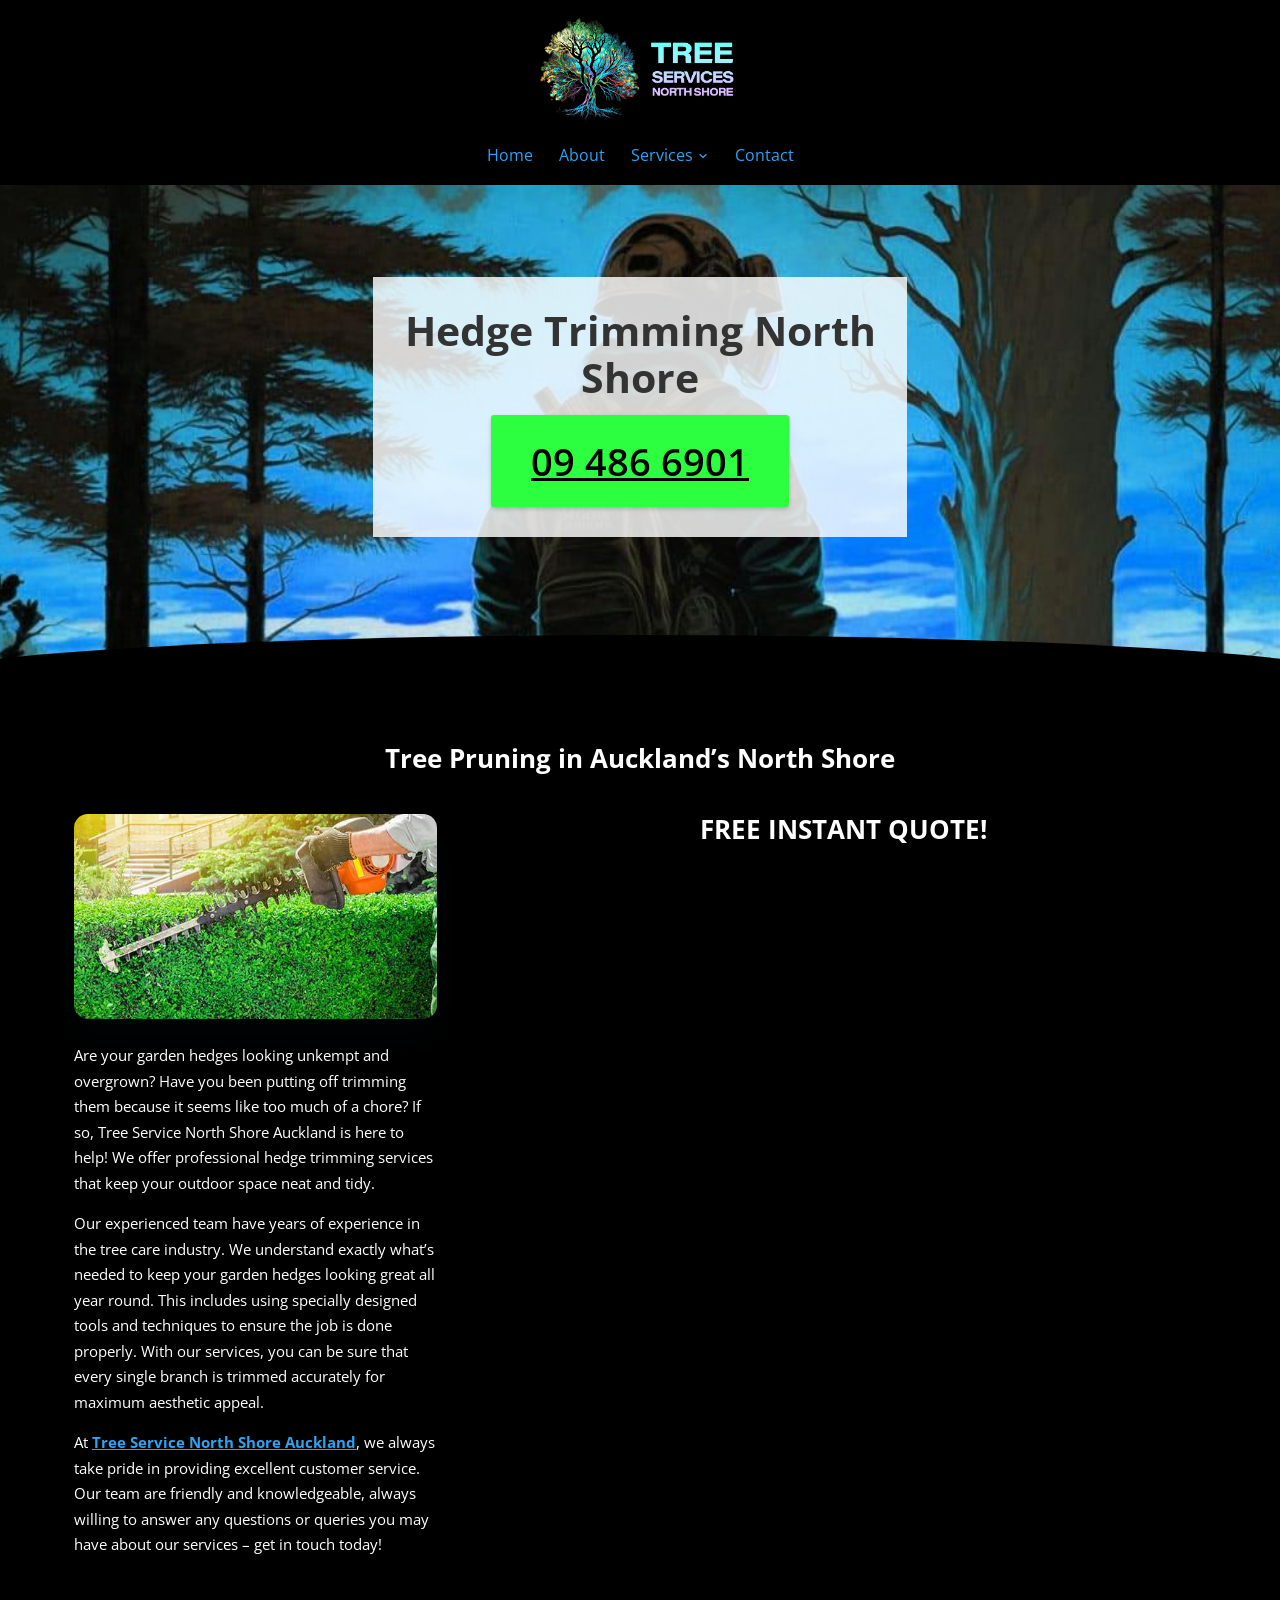
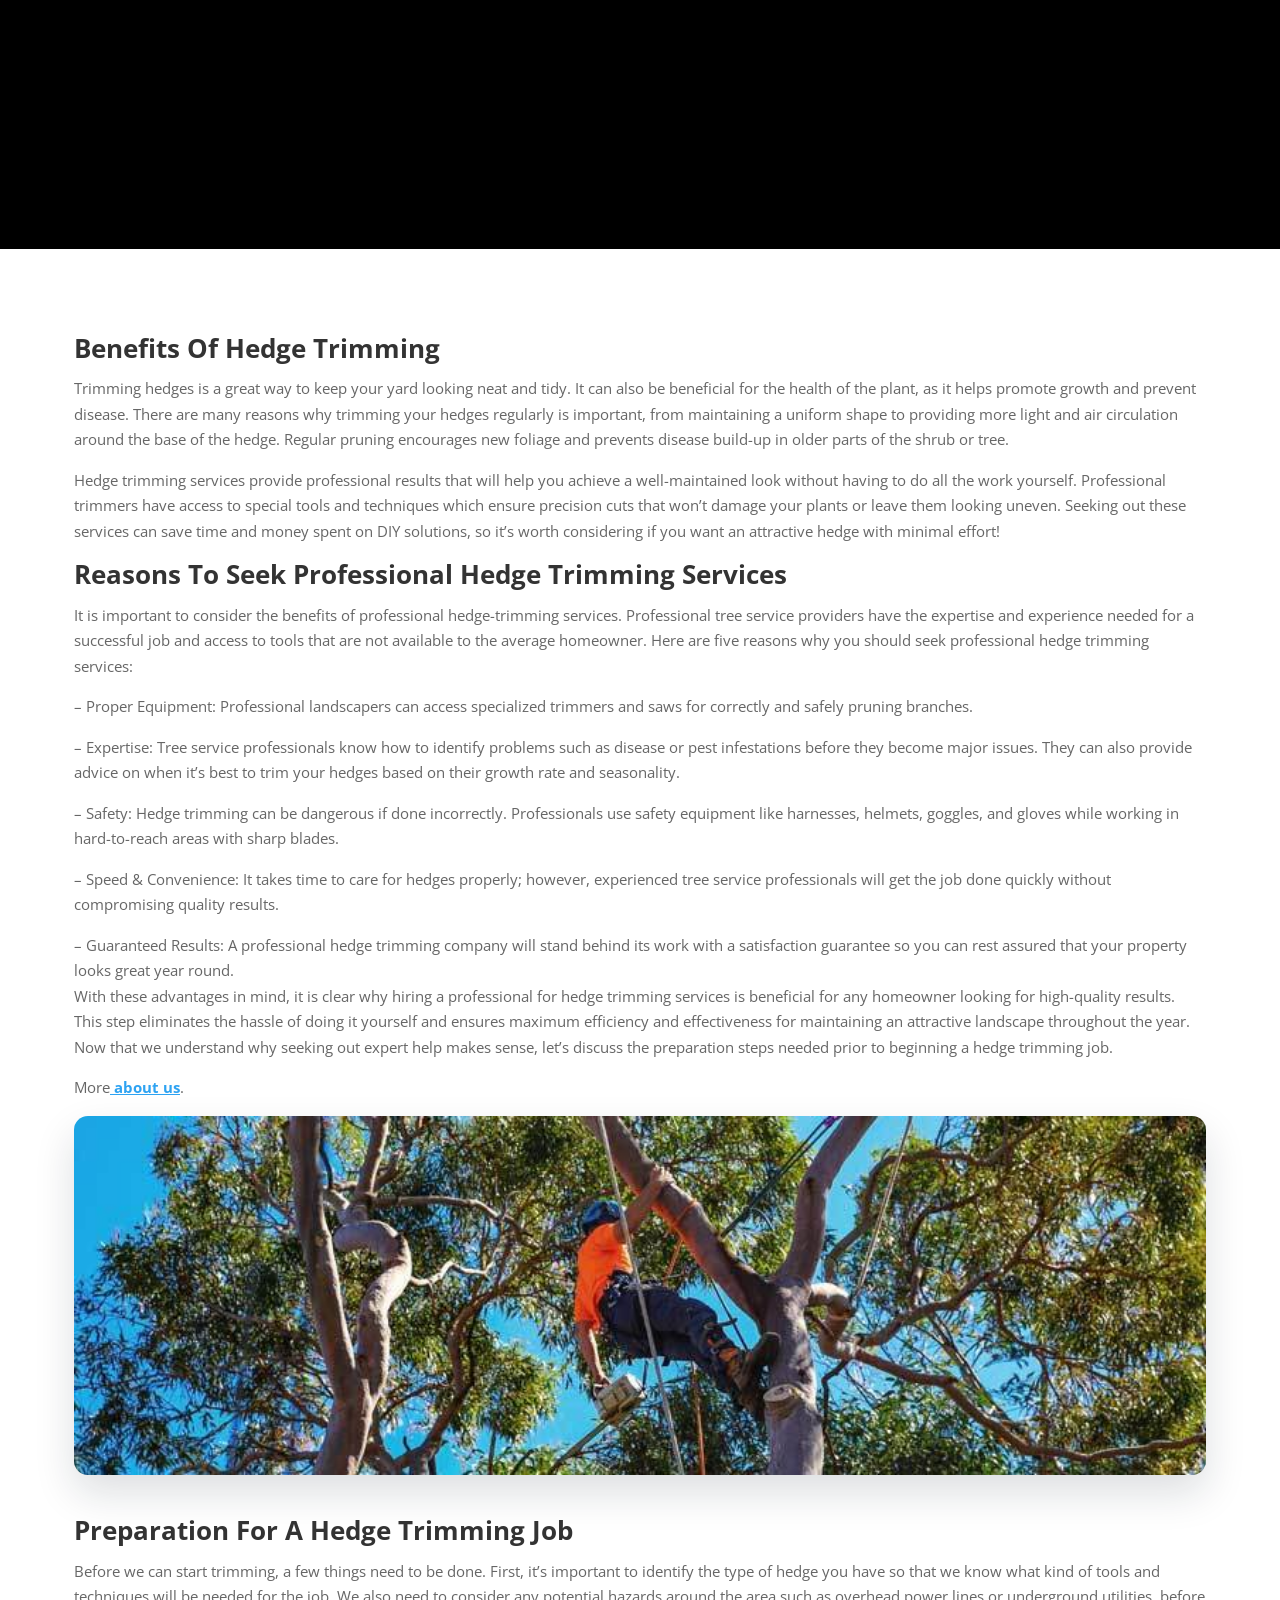
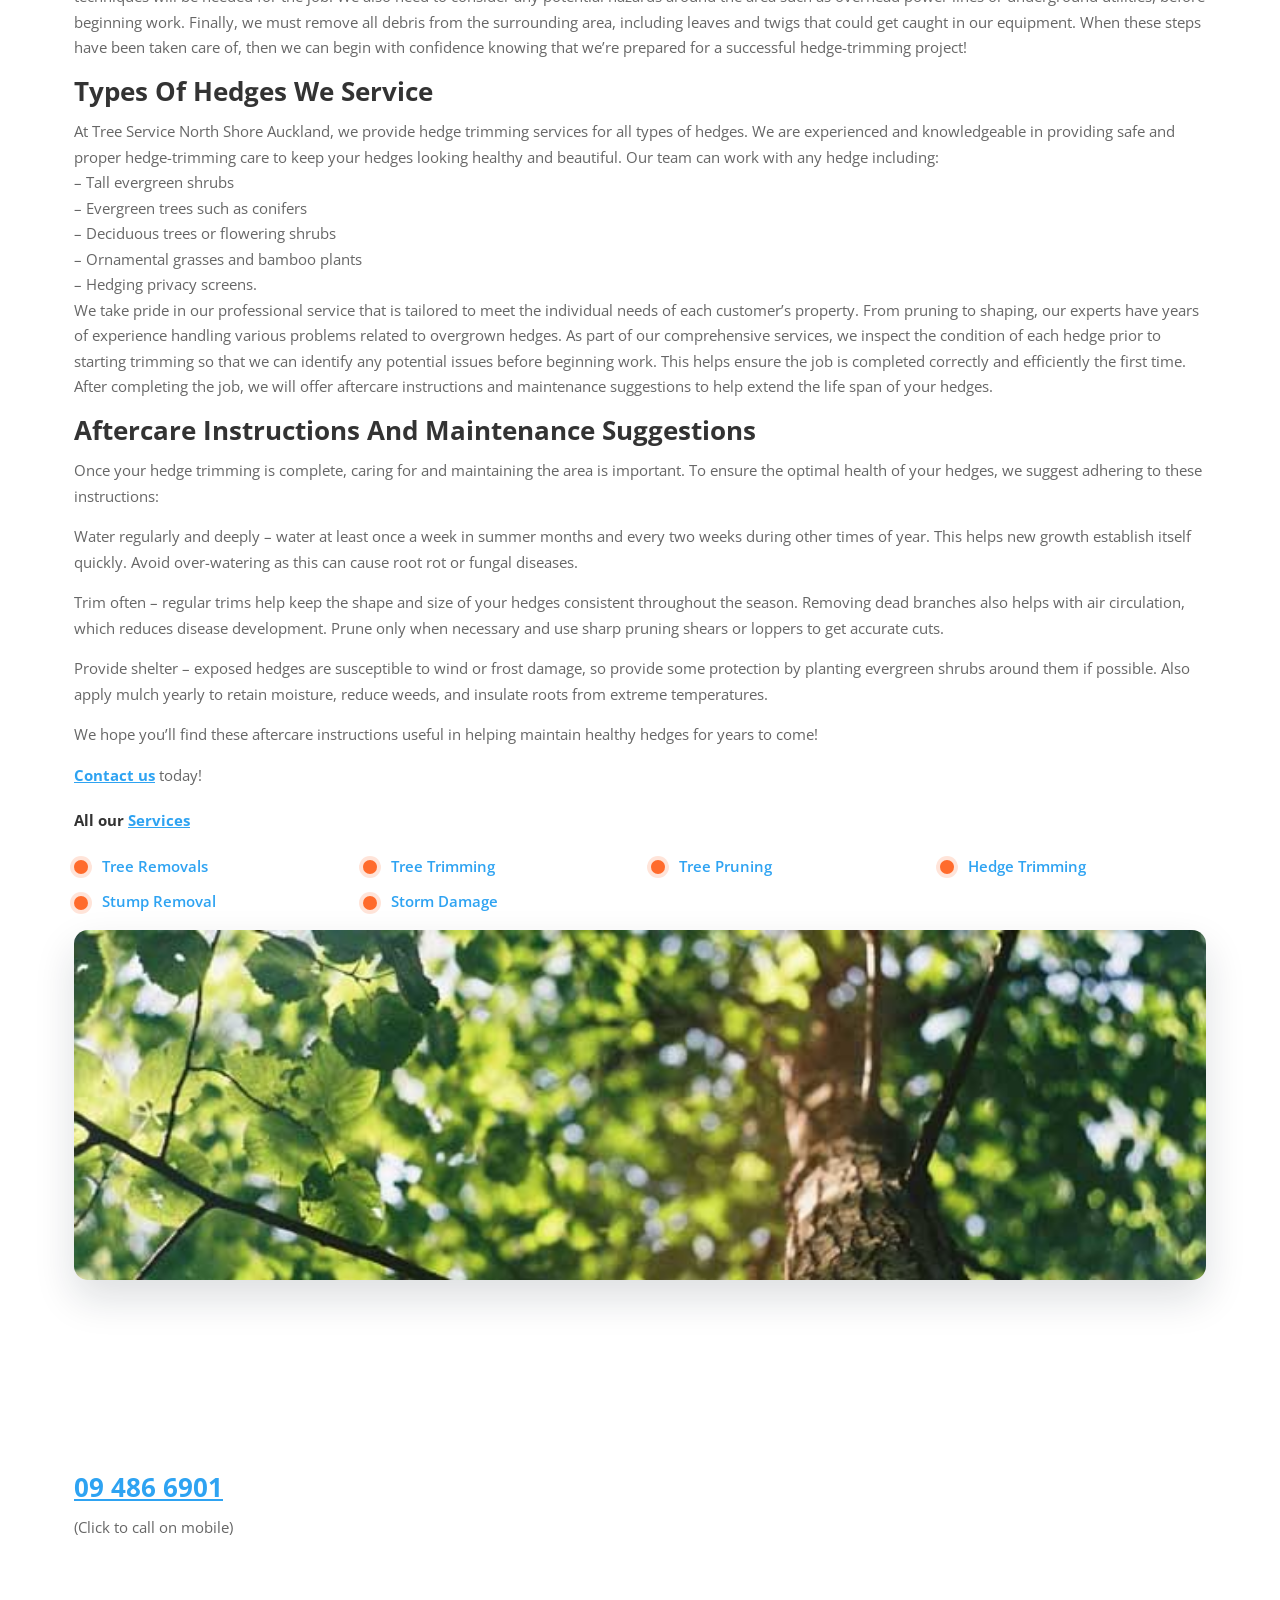
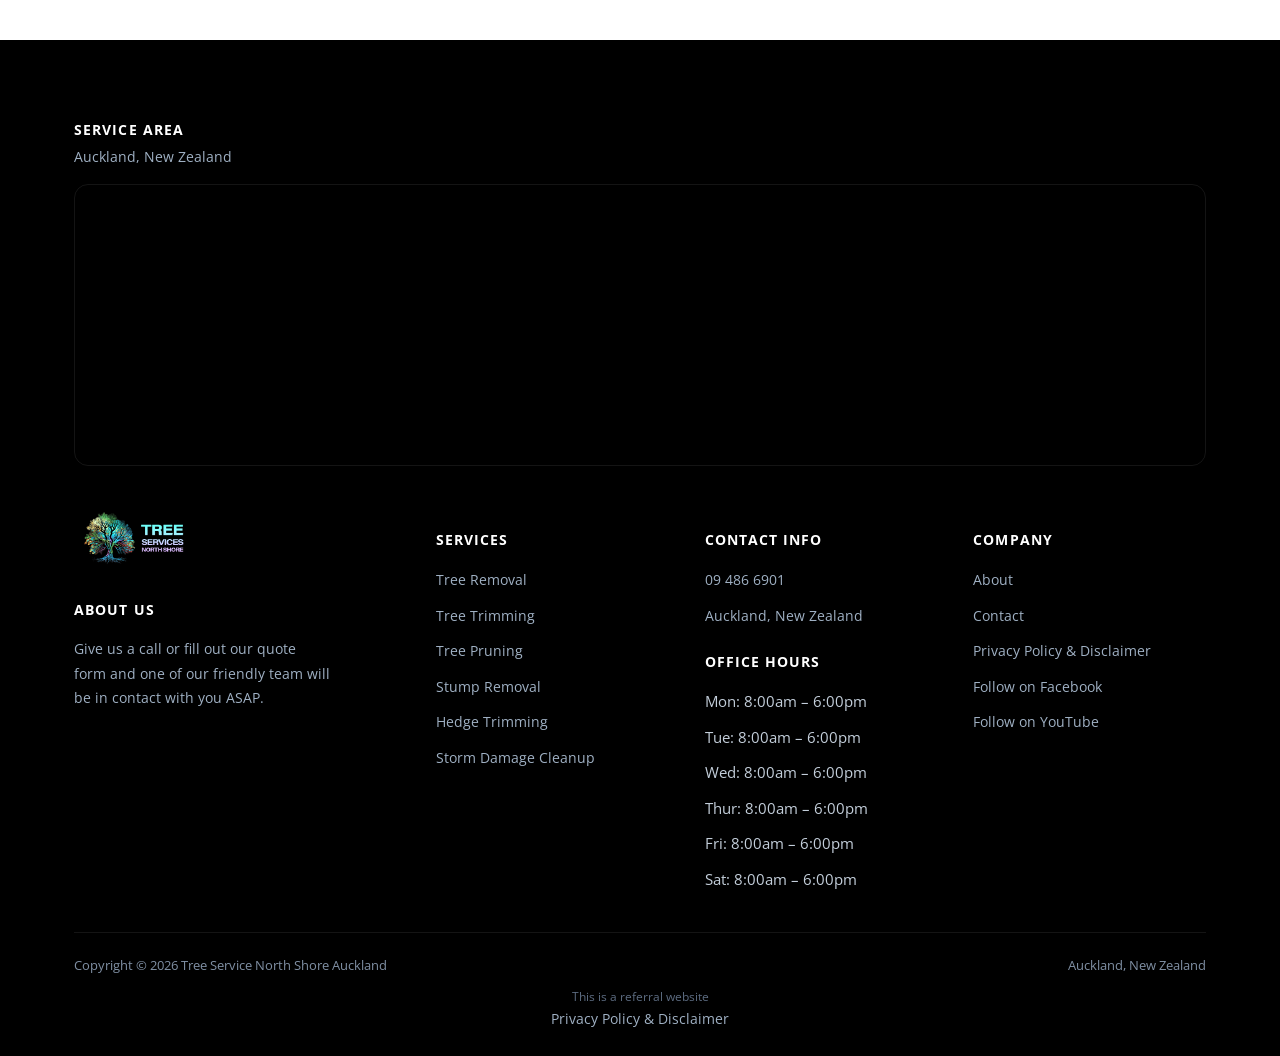
<file: hedge-trimming/index.html>
<!doctype html>
<html lang="en-NZ">
<head>
<!-- Google tag (gtag.js) -->
<script async src="https://www.googletagmanager.com/gtag/js?id=AW-11106878688"></script>
<script>
  window.dataLayer = window.dataLayer || [];
  function gtag(){dataLayer.push(arguments);}
  gtag('js', new Date());
  gtag('config', 'AW-11106878688');
</script>
<meta charset="UTF-8">
<meta name="viewport" content="width=device-width, initial-scale=1.0">
<link rel="icon" href="/favicon-32.png" sizes="32x32" type="image/png">
<link rel="icon" href="/favicon-192.png" sizes="192x192" type="image/png">
<link rel="apple-touch-icon" href="/apple-touch-icon.png">
<title>Hedge Trimming - Tree Service North Shore Auckland Pros</title>
<meta name="description" content="Are your garden hedges looking unkempt and overgrown? Have you been putting off trimming them because it seems like too much of a chore? If so, Tree Service">
<meta name="robots" content="follow, index, max-snippet:-1, max-video-preview:-1, max-image-preview:large">
<link rel="canonical" href="https://treeservicenorthshore.co.nz/hedge-trimming/">
<meta property="og:locale" content="en_US">
<meta property="og:type" content="article">
<meta property="og:title" content="Hedge Trimming - Tree Service North Shore Auckland Pros">
<meta property="og:description" content="Are your garden hedges looking unkempt and overgrown? Have you been putting off trimming them because it seems like too much of a chore? If so, Tree Service">
<meta property="og:url" content="https://treeservicenorthshore.co.nz/hedge-trimming/">
<meta property="og:site_name" content="Tree Service North Shore Auckland Pros">
<meta name="twitter:card" content="summary_large_image">
<meta name="twitter:title" content="Hedge Trimming - Tree Service North Shore Auckland Pros">
<meta name="twitter:description" content="Are your garden hedges looking unkempt and overgrown? Have you been putting off trimming them because it seems like too much of a chore? If so, Tree Service">
<meta name="twitter:label1" content="Time to read">
<meta name="twitter:data1" content="10 minutes">
<script type="application/ld+json">{"@context": "https://schema.org", "@graph": [{"@type": "Place", "@id": "https://treeservicenorthshore.co.nz/#place", "address": {"@type": "PostalAddress", "streetAddress": "17 Cashel Place", "addressLocality": "Torbay", "addressRegion": "Auckland", "postalCode": "0630", "addressCountry": "New Zealand"}}, {"@type": "Organization", "@id": "https://treeservicenorthshore.co.nz/#organization", "name": "Tree Services North Shore Auckland", "url": "https://treeservicenorthshore.co.nz", "email": "info@treeservicenorthshore.co.nz", "address": {"@type": "PostalAddress", "streetAddress": "17 Cashel Place", "addressLocality": "Torbay", "addressRegion": "Auckland", "postalCode": "0630", "addressCountry": "New Zealand"}, "logo": {"@type": "ImageObject", "@id": "https://treeservicenorthshore.co.nz/#logo", "url": "https://treeservicenorthshore.co.nz/images/Nshore-AKL-sq.png", "contentUrl": "https://treeservicenorthshore.co.nz/images/Nshore-AKL-sq.png", "caption": "Tree Service North Shore Auckland Pros", "inLanguage": "en-US", "width": "396", "height": "396"}, "contactPoint": [{"@type": "ContactPoint", "telephone": "+64-9-486-6901", "contactType": "customer support"}], "location": {"@id": "https://treeservicenorthshore.co.nz/#place"}}, {"@type": "WebSite", "@id": "https://treeservicenorthshore.co.nz/#website", "url": "https://treeservicenorthshore.co.nz", "name": "Tree Service North Shore Auckland Pros", "alternateName": "North Shore Tree Services", "publisher": {"@id": "https://treeservicenorthshore.co.nz/#organization"}, "inLanguage": "en-US"}, {"@type": "WebPage", "@id": "https://treeservicenorthshore.co.nz/hedge-trimming/#webpage", "url": "https://treeservicenorthshore.co.nz/hedge-trimming/", "name": "Hedge Trimming - Tree Service North Shore Auckland Pros", "datePublished": "2023-03-23T18:37:03+00:00", "dateModified": "2023-03-23T18:37:08+00:00", "isPartOf": {"@id": "https://treeservicenorthshore.co.nz/#website"}, "inLanguage": "en-US"}, {"@type": "Person", "@id": "https://treeservicenorthshore.co.nz/author/samstoysnzgmail-com/", "name": "samstoysnz@gmail.com", "url": "https://treeservicenorthshore.co.nz/author/samstoysnzgmail-com/", "image": {"@type": "ImageObject", "@id": "https://secure.gravatar.com/avatar/1a805ecce72dbea624f8210f16b617142cd50f277b3b90b3f68485606a558cd0?s=96&amp;d=mm&amp;r=g", "url": "https://secure.gravatar.com/avatar/1a805ecce72dbea624f8210f16b617142cd50f277b3b90b3f68485606a558cd0?s=96&amp;d=mm&amp;r=g", "caption": "samstoysnz@gmail.com", "inLanguage": "en-US"}, "sameAs": ["https://treeservicenorthshore.co.nz"], "worksFor": {"@id": "https://treeservicenorthshore.co.nz/#organization"}}, {"@type": "Article", "headline": "Hedge Trimming - Tree Service North Shore Auckland Pros", "keywords": "Hedge Trimming North Shore", "datePublished": "2023-03-23T18:37:03+00:00", "dateModified": "2023-03-23T18:37:08+00:00", "author": {"@id": "https://treeservicenorthshore.co.nz/author/samstoysnzgmail-com/", "name": "samstoysnz@gmail.com"}, "publisher": {"@id": "https://treeservicenorthshore.co.nz/#organization"}, "description": "Are your garden hedges looking unkempt and overgrown? Have you been putting off trimming them because it seems like too much of a chore? If so, Tree Service", "name": "Hedge Trimming - Tree Service North Shore Auckland Pros", "@id": "https://treeservicenorthshore.co.nz/hedge-trimming/#richSnippet", "isPartOf": {"@id": "https://treeservicenorthshore.co.nz/hedge-trimming/#webpage"}, "inLanguage": "en-US", "mainEntityOfPage": {"@id": "https://treeservicenorthshore.co.nz/hedge-trimming/#webpage"}}]}</script>
<script type="application/ld+json">{"@context": "https://schema.org", "@type": "BreadcrumbList", "itemListElement": [{"@type": "ListItem", "position": 1, "name": "Home", "item": "https://treeservicenorthshore.co.nz/"}, {"@type": "ListItem", "position": 2, "name": "Hedge Trimming", "item": "https://treeservicenorthshore.co.nz/hedge-trimming/"}]}</script>
<script type="application/ld+json">{"@context": "https://schema.org", "@type": "Service", "serviceType": "Hedge Trimming", "name": "Hedge Trimming", "provider": {"@type": "LocalBusiness", "name": "Tree Service North Shore Auckland", "telephone": "+6494866901"}, "areaServed": {"@type": "AdministrativeArea", "name": "North Shore, Auckland"}, "url": "https://treeservicenorthshore.co.nz/hedge-trimming/"}</script>
<link rel="preconnect" href="https://fonts.googleapis.com">
<link rel="preconnect" href="https://fonts.gstatic.com" crossorigin>
<link rel="preload" as="style" href="https://fonts.googleapis.com/css2?family=Open+Sans:wght@400;600;700;800&display=swap" onload="this.onload=null;this.rel='stylesheet'">
<noscript><link rel="stylesheet" href="https://fonts.googleapis.com/css2?family=Open+Sans:wght@400;600;700;800&display=swap"></noscript>
<link rel="stylesheet" href="/css/style.css">
</head>
<body class="">
<header class="classic">
  <div class="c-head wrap">
    <a href="/" class="brand"><img src="/images/Nshore-AKL-Long.png" alt="Tree Service North Shore Auckland" width="396" height="181"></a>
    <nav class="links"><a href="/">Home</a><a href="/about/">About</a><div class="nav-item"><a href="#!">Services <svg viewBox="0 0 24 24" fill="none" stroke-width="2.4" stroke-linecap="round" stroke-linejoin="round"><path d="m6 9 6 6 6-6"/></svg></a><div class="nav-dropdown"><a href="/tree-removal/">Tree Removal</a><a href="/tree-trimming/">Tree Trimming</a><a href="/tree-pruning/">Tree Pruning</a><a href="/stump-removal/">Stump Removal</a><a href="/hedge-trimming/">Hedge Trimming</a><a href="/storm-damage/">Storm Damage Cleanup</a></div></div><a href="/contact/">Contact</a></nav>
    <button type="button" class="hamburger-btn" id="hamburgerBtn" aria-label="Open menu" aria-expanded="false"><svg viewBox="0 0 24 24" fill="none" stroke="#fff" stroke-width="2.4" stroke-linecap="round" stroke-linejoin="round"><path d="M4 7h16M4 12h16M4 17h16"/></svg></button>
  </div>
  <div class="mobile-menu" id="mobileMenu"><a href="/">Home</a><a href="/about/">About</a><a href="#">Services</a><div class="mobile-submenu"><a href="/tree-removal/">Tree Removal</a><a href="/tree-trimming/">Tree Trimming</a><a href="/tree-pruning/">Tree Pruning</a><a href="/stump-removal/">Stump Removal</a><a href="/hedge-trimming/">Hedge Trimming</a><a href="/storm-damage/">Storm Damage Cleanup</a></div><a href="/contact/">Contact</a><a href="tel:094866901" class="mobile-menu-phone">Call 09 486 6901</a></div>
</header>
<main>
<section class="hero-c next-dark" id="top"><div class="hero-c-box"><div class="row"><div class="text"><h1>Hedge Trimming North Shore</h1></div><p class="btn-wrap"><a class="btn btn-primary" href="tel:094866901">09 486 6901</a></p></div></div></section>
<section class="sec-dark"><div class="wrap"><div class="row"><div class="text">

<h2>Tree Pruning in Auckland’s North Shore</h2>

</div></div><div class="row cols cols-2 formrow"><div class="col"><div class="figure"><img src="/images/Hedge-Trimming-Christchurch.jpg" alt="Hedge Trimming North Shore Auckland" width="502" height="285" loading="lazy" decoding="async"></div><div class="text"><p>Are your garden hedges looking unkempt and overgrown? Have you been putting off trimming them because it seems like too much of a chore? If so, Tree Service North Shore Auckland is here to help! We offer professional hedge trimming services that keep your outdoor space neat and tidy.</p>
<p>Our experienced team have years of experience in the tree care industry. We understand exactly what’s needed to keep your garden hedges looking great all year round. This includes using specially designed tools and techniques to ensure the job is done properly. With our services, you can be sure that every single branch is trimmed accurately for maximum aesthetic appeal.</p>
<p>At <a href="/">Tree Service North Shore Auckland</a>, we always take pride in providing excellent customer service. Our team are friendly and knowledgeable, always willing to answer any questions or queries you may have about our services – get in touch today!</p></div></div><div class="col"><div class="text"><h2><strong>FREE INSTANT QUOTE!<br></strong></h2></div><div class="form-card"><iframe src="https://api.leadconnectorhq.com/widget/form/1JYGwuIHo6WyPs5yPRcu" style="width:100%;height:100%;min-height:900px;border:none;border-radius:14px" id="inline-1JYGwuIHo6WyPs5yPRcu" data-layout="{'id':'INLINE'}" data-trigger-type="alwaysShow" data-trigger-value="" data-activation-type="alwaysActivated" data-activation-value="" data-deactivation-type="neverDeactivate" data-deactivation-value="" data-form-name="Tree service Enquiry N SHORE" data-height="900" data-layout-iframe-id="inline-1JYGwuIHo6WyPs5yPRcu" data-form-id="1JYGwuIHo6WyPs5yPRcu" data-cookie-consent="true" data-cookie-consent-provider="auto" title="Tree service Enquiry N SHORE"></iframe></div></div></div></div></section>
<section class="bg-paper"><div class="wrap"><div class="row"><div class="text"><h2>Benefits Of Hedge Trimming</h2>
<p>Trimming hedges is a great way to keep your yard looking neat and tidy. It can also be beneficial for the health of the plant, as it helps promote growth and prevent disease. There are many reasons why trimming your hedges regularly is important, from maintaining a uniform shape to providing more light and air circulation around the base of the hedge. Regular pruning encourages new foliage and prevents disease build-up in older parts of the shrub or tree.</p>
<p>Hedge trimming services provide professional results that will help you achieve a well-maintained look without having to do all the work yourself. Professional trimmers have access to special tools and techniques which ensure precision cuts that won’t damage your plants or leave them looking uneven. Seeking out these services can save time and money spent on DIY solutions, so it’s worth considering if you want an attractive hedge with minimal effort!</p>
<h2>Reasons To Seek Professional Hedge Trimming Services</h2>
<p>It is important to consider the benefits of professional hedge-trimming services. Professional tree service providers have the expertise and experience needed for a successful job and access to tools that are not available to the average homeowner. Here are five reasons why you should seek professional hedge trimming services:</p>
<p>– Proper Equipment: Professional landscapers can access specialized trimmers and saws for correctly and safely pruning branches.</p>
<p>– Expertise: Tree service professionals know how to identify problems such as disease or pest infestations before they become major issues. They can also provide advice on when it’s best to trim your hedges based on their growth rate and seasonality.</p>
<p>– Safety: Hedge trimming can be dangerous if done incorrectly. Professionals use safety equipment like harnesses, helmets, goggles, and gloves while working in hard-to-reach areas with sharp blades.</p>
<p>– Speed &amp; Convenience: It takes time to care for hedges properly; however, experienced tree service professionals will get the job done quickly without compromising quality results.</p>
<p>– Guaranteed Results: A professional hedge trimming company will stand behind its work with a satisfaction guarantee so you can rest assured that your property looks great year round.<br>With these advantages in mind, it is clear why hiring a professional for hedge trimming services is beneficial for any homeowner looking for high-quality results. This step eliminates the hassle of doing it yourself and ensures maximum efficiency and effectiveness for maintaining an attractive landscape throughout the year. Now that we understand why seeking out expert help makes sense, let’s discuss the preparation steps needed prior to beginning a hedge trimming job.</p>
<p>More<a href="/about/"> about us</a>.</p></div><div class="figure"><img src="/images/tree-strip2-1.jpg" alt="arborist up tree in Christchurch trimming and pruning" width="800" height="254" loading="lazy" decoding="async"></div></div><div class="row"><div class="text"><h2>Preparation For A Hedge Trimming Job</h2>
<p>Before we can start trimming, a few things need to be done. First, it’s important to identify the type of hedge you have so that we know what kind of tools and techniques will be needed for the job. We also need to consider any potential hazards around the area such as overhead power lines or underground utilities, before beginning work. Finally, we must remove all debris from the surrounding area, including leaves and twigs that could get caught in our equipment. When these steps have been taken care of, then we can begin with confidence knowing that we’re prepared for a successful hedge-trimming project!</p>
<h2>Types Of Hedges We Service</h2>
<p>At Tree Service North Shore Auckland, we provide hedge trimming services for all types of hedges. We are experienced and knowledgeable in providing safe and proper hedge-trimming care to keep your hedges looking healthy and beautiful. Our team can work with any hedge including:<br>– Tall evergreen shrubs<br>– Evergreen trees such as conifers<br>– Deciduous trees or flowering shrubs<br>– Ornamental grasses and bamboo plants<br>– Hedging privacy screens.<br>We take pride in our professional service that is tailored to meet the individual needs of each customer’s property. From pruning to shaping, our experts have years of experience handling various problems related to overgrown hedges. As part of our comprehensive services, we inspect the condition of each hedge prior to starting trimming so that we can identify any potential issues before beginning work. This helps ensure the job is completed correctly and efficiently the first time. After completing the job, we will offer aftercare instructions and maintenance suggestions to help extend the life span of your hedges.</p>
<h2>Aftercare Instructions And Maintenance Suggestions</h2>
<p>Once your hedge trimming is complete, caring for and maintaining the area is important. To ensure the optimal health of your hedges, we suggest adhering to these instructions:</p>
<p>Water regularly and deeply – water at least once a week in summer months and every two weeks during other times of year. This helps new growth establish itself quickly. Avoid over-watering as this can cause root rot or fungal diseases.</p>
<p>Trim often – regular trims help keep the shape and size of your hedges consistent throughout the season. Removing dead branches also helps with air circulation, which reduces disease development. Prune only when necessary and use sharp pruning shears or loppers to get accurate cuts.</p>
<p>Provide shelter – exposed hedges are susceptible to wind or frost damage, so provide some protection by planting evergreen shrubs around them if possible. Also apply mulch yearly to retain moisture, reduce weeds, and insulate roots from extreme temperatures.</p>
<p>We hope you’ll find these aftercare instructions useful in helping maintain healthy hedges for years to come!</p>
<p><a href="/contact/">Contact us</a> today!</p></div><div class="text"><h4><strong>All our <a href="/">Services</a></strong></h4>
<ul>
<li><a href="/tree-removal/">Tree Removals</a></li>
<li><a href="/tree-trimming/">Tree Trimming</a></li>
<li><a href="/tree-pruning/">Tree Pruning</a></li>
<li><a href="/hedge-trimming/">Hedge Trimming</a></li>
<li><a href="/stump-removal/">Stump Removal</a></li>
<li><a href="/storm-damage/">Storm Damage</a></li>
</ul></div><div class="figure"><img src="/images/Baner-image-3-1.jpg" alt="nice tree that&#x27;s been felled by our professional arborists" width="650" height="201" loading="lazy" decoding="async"></div></div></div></section>
<section class=""><div class="wrap"><div class="row"><div class="text"><h2><u><a href="tel:094866901">09 486 6901</a></u></h2>
<p>(Click to call on mobile)</p></div></div></div></section>
</main>
<footer>
  <div class="wrap">
    <div class="footer-map-head"><h4>Service Area</h4><p>Auckland, New Zealand</p></div><div class="footer-map"><iframe src="https://www.google.com/maps/embed?pb=!1m14!1m8!1m3!1d102300.0282164413!2d174.722585!3d-36.7495502!3m2!1i1024!2i768!4f13.1!3m3!1m2!1s0xa351a50af33dd05b%3A0xe43c5d1c3cdaa1fe!2sTree%20Service%20North%20Shore%20Auckland!5e0!3m2!1sen!2snz!4v1678823859809!5m2!1sen!2snz" width="600" height="280" style="border:0" allowfullscreen loading="lazy" referrerpolicy="no-referrer-when-downgrade" title="Tree Service North Shore Auckland service area map"></iframe></div>
    <div class="footer-grid "><div class="footer-brand"><a href="/" class="brand"><img src="/images/Nshore-AKL-Long.png" alt="Tree Service North Shore Auckland" width="396" height="181" loading="lazy"></a><h4>About us</h4><p>Give us a call or fill out our quote form and one of our friendly team will be in contact with you ASAP.</p></div><div><h4>Services</h4><ul><li><a href="/tree-removal/">Tree Removal</a></li><li><a href="/tree-trimming/">Tree Trimming</a></li><li><a href="/tree-pruning/">Tree Pruning</a></li><li><a href="/stump-removal/">Stump Removal</a></li><li><a href="/hedge-trimming/">Hedge Trimming</a></li><li><a href="/storm-damage/">Storm Damage Cleanup</a></li></ul></div><div><h4>Contact Info</h4><ul><li><a href="tel:094866901">09 486 6901</a></li><li><a href="https://goo.gl/maps/chvnurM3AeTjNzAj7" target="_blank" rel="noopener">Auckland, New Zealand</a></li></ul><h4 style="margin-top:22px;">Office Hours</h4><ul><li>Mon: 8:00am &ndash; 6:00pm</li><li>Tue: 8:00am &ndash; 6:00pm</li><li>Wed: 8:00am &ndash; 6:00pm</li><li>Thur: 8:00am &ndash; 6:00pm</li><li>Fri: 8:00am &ndash; 6:00pm</li><li>Sat: 8:00am &ndash; 6:00pm</li></ul></div><div><h4>Company</h4><ul><li><a href="/about/">About</a></li><li><a href="/contact/">Contact</a></li><li><a href="/privacy-policy/">Privacy Policy &amp; Disclaimer</a></li><li><a href="https://www.facebook.com/profile.php?id=100090646135302" target="_blank" rel="noopener">Follow on Facebook</a></li><li><a href="https://www.youtube.com/channel/UC_sRtcgdpdR-Z8NWRMXJEhw" target="_blank" rel="noopener">Follow on YouTube</a></li></ul></div></div>
    <div class="footer-bottom"><span>Copyright &copy; 2026 Tree Service North Shore Auckland</span><span>Auckland, New Zealand</span></div>
    <div class="footer-disclosure">This is a referral website<br><a href="/privacy-policy/">Privacy Policy &amp; Disclaimer</a></div>
  </div>
</footer>
<script>
(function(){var b=document.getElementById('hamburgerBtn'),m=document.getElementById('mobileMenu');if(!b||!m)return;b.addEventListener('click',function(){var o=m.classList.toggle('open');b.setAttribute('aria-expanded',o?'true':'false');});})();
</script>
<script src="https://link.msgsndr.com/js/form_embed.js" defer></script>
</body>
</html>
</file>
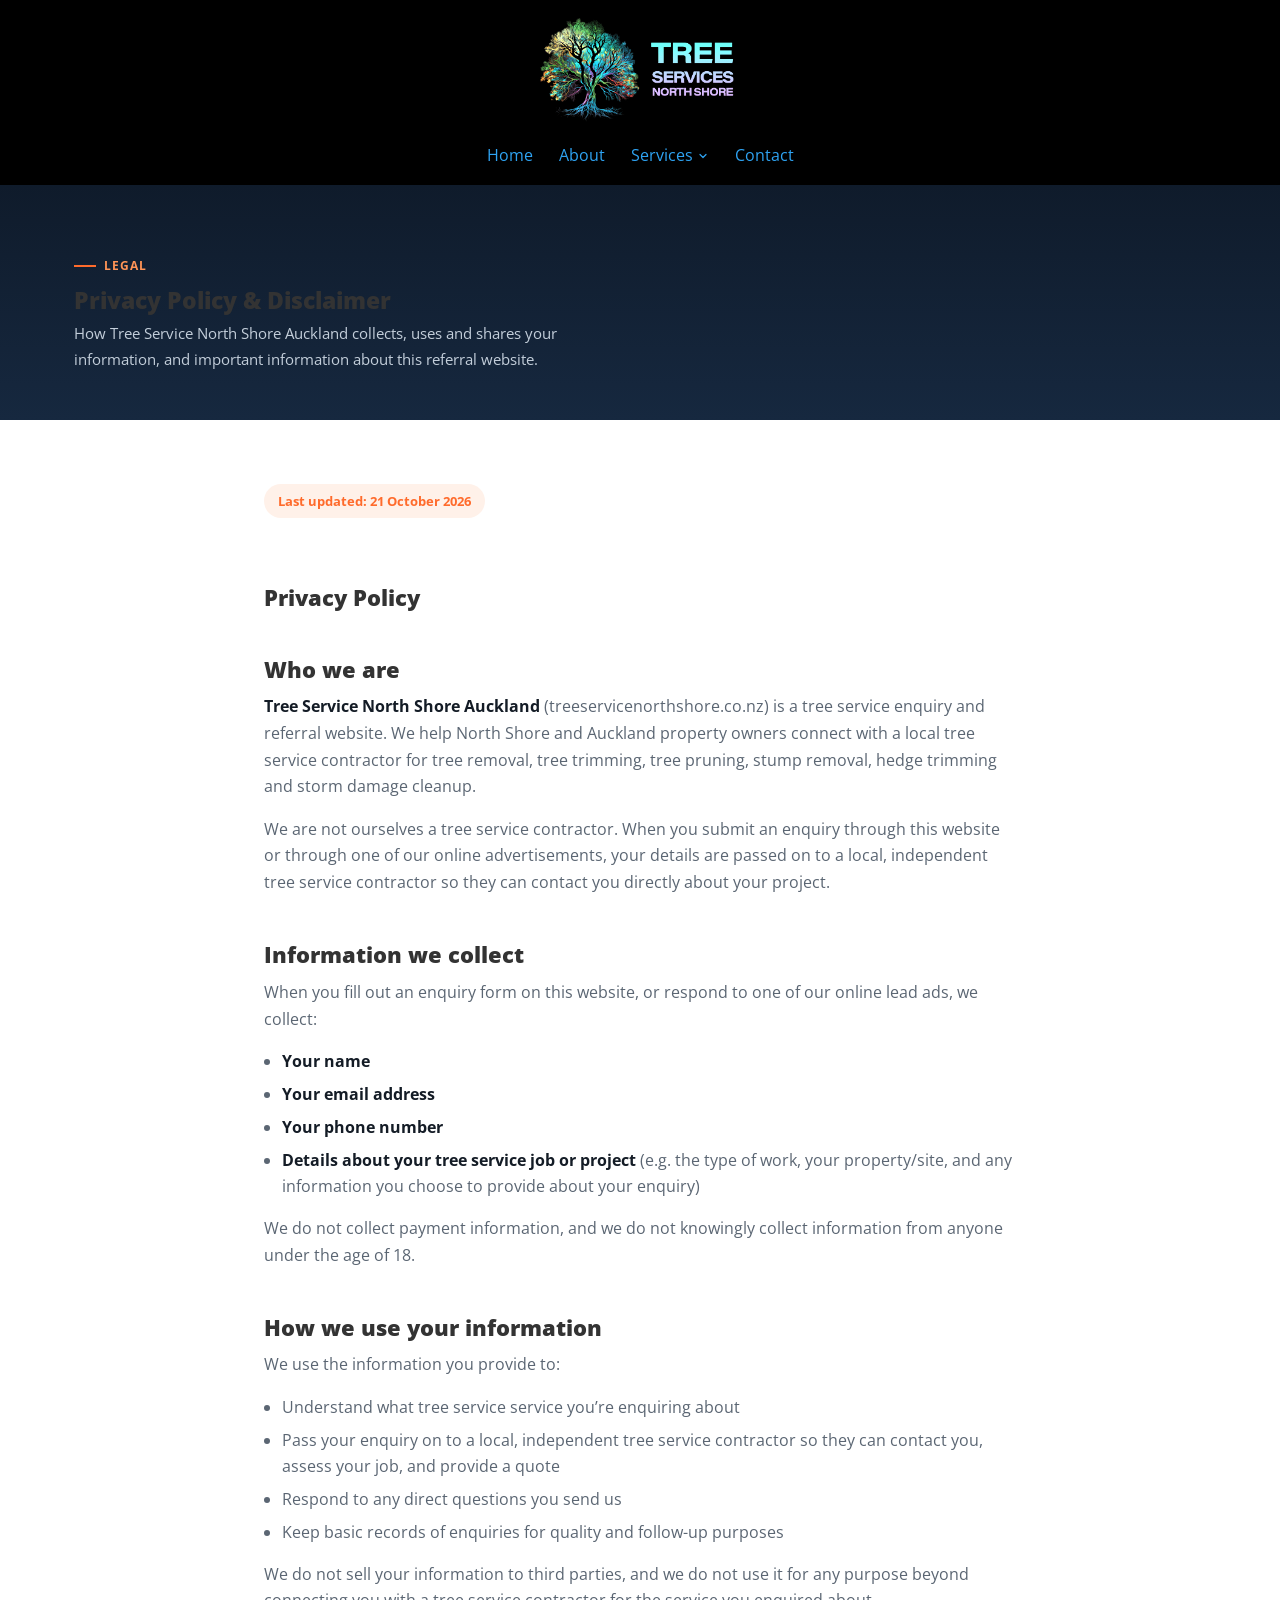
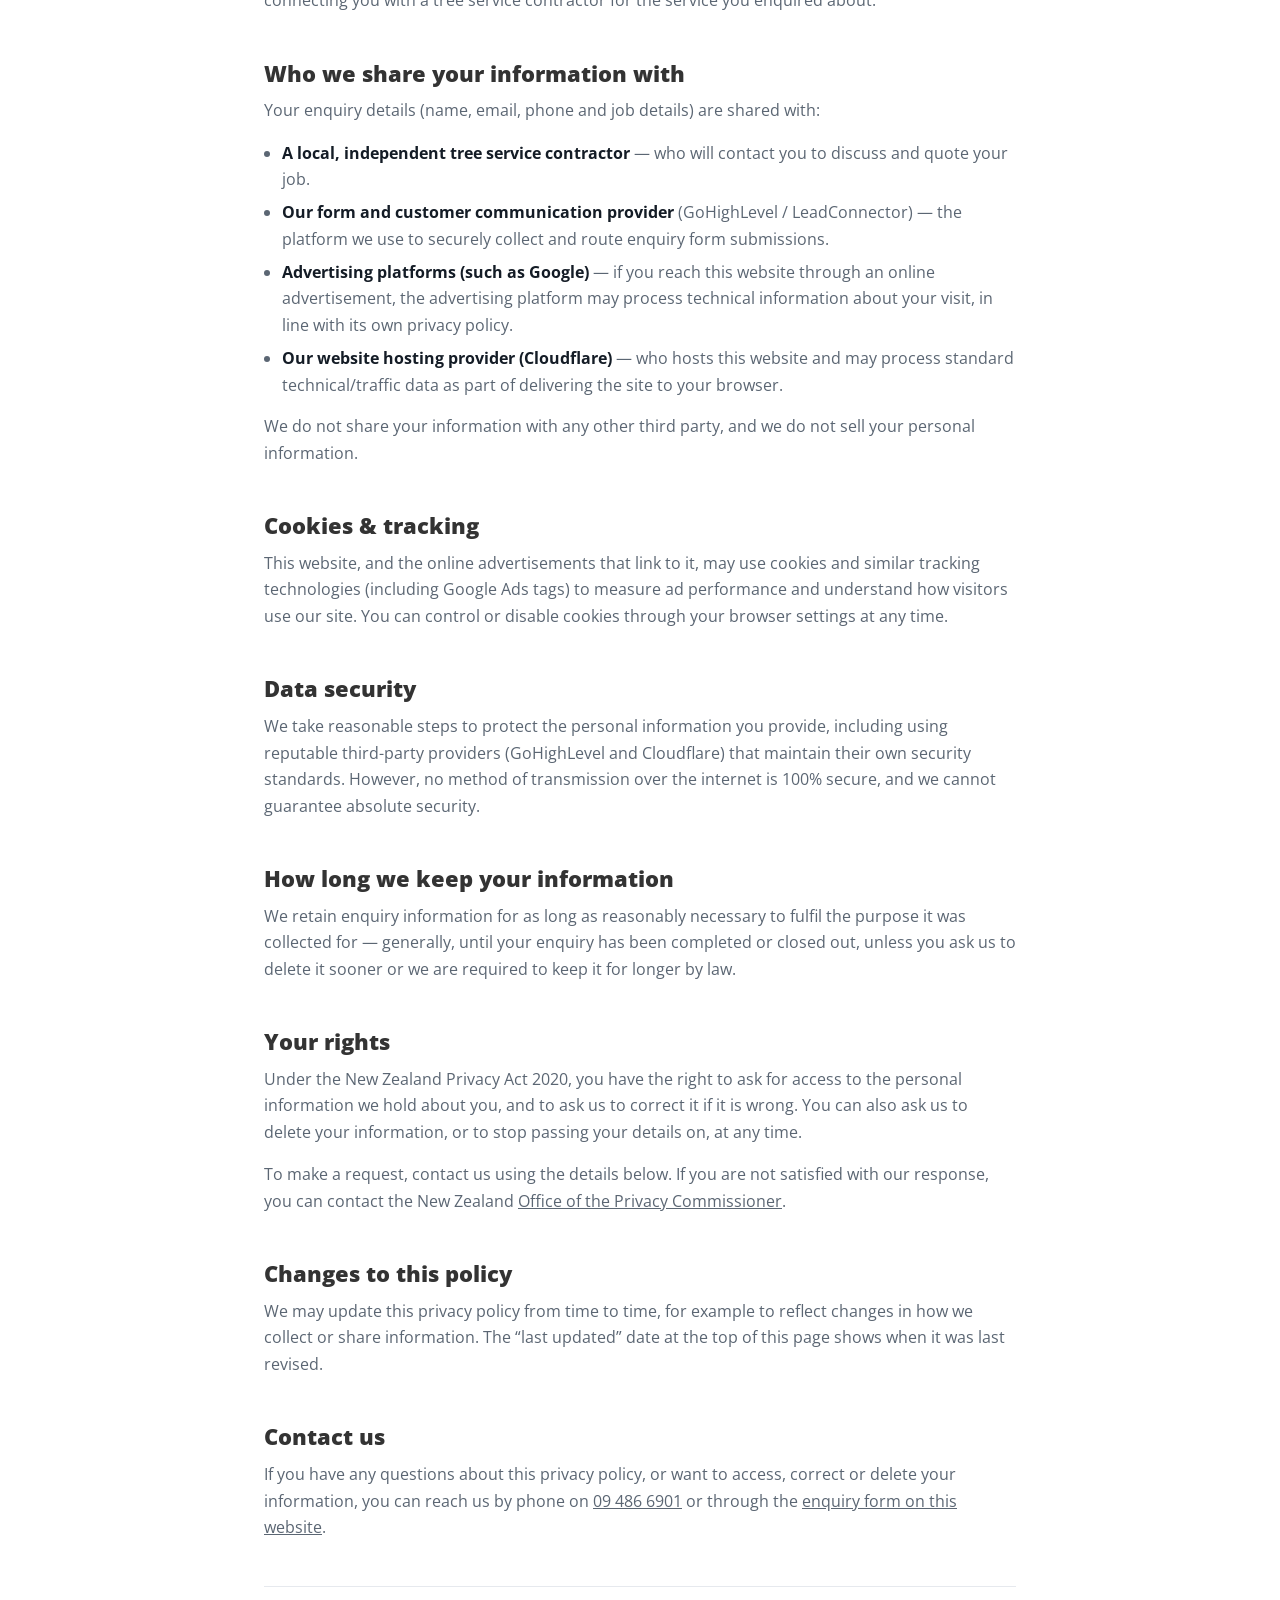
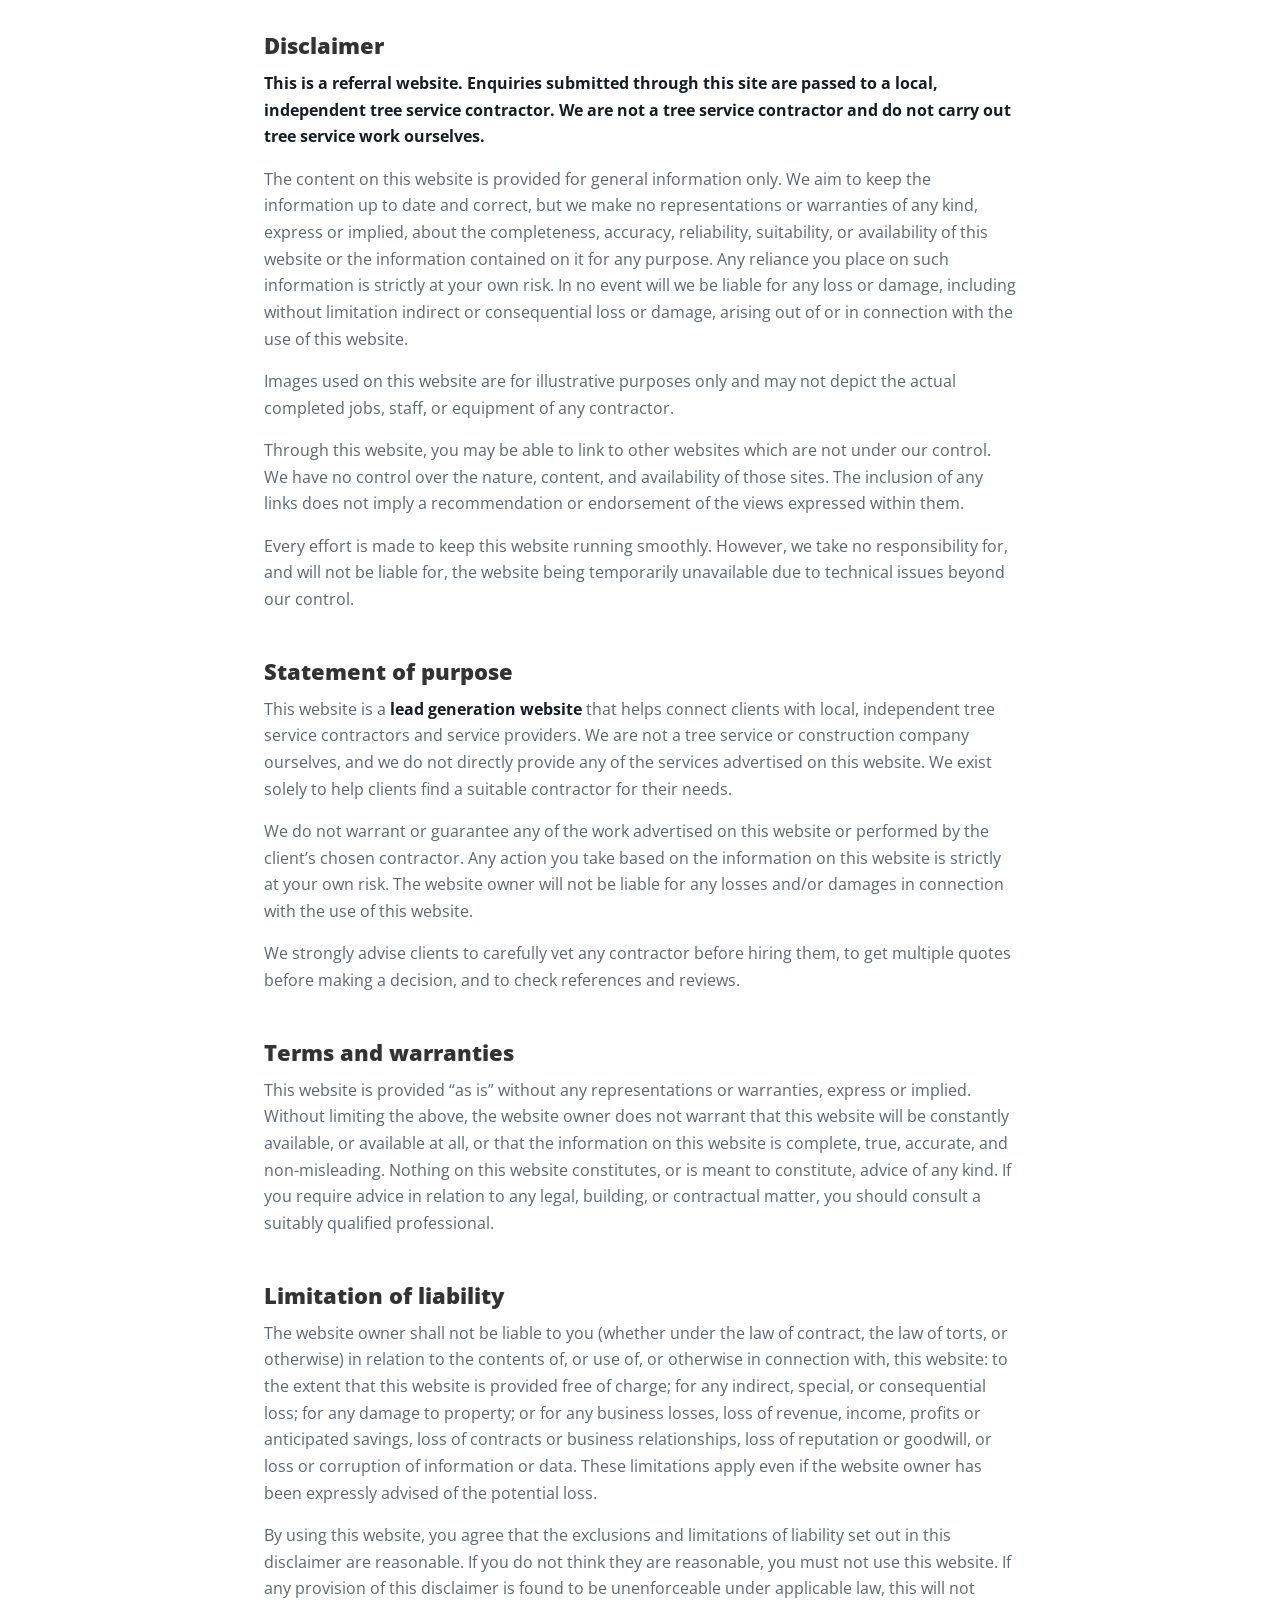
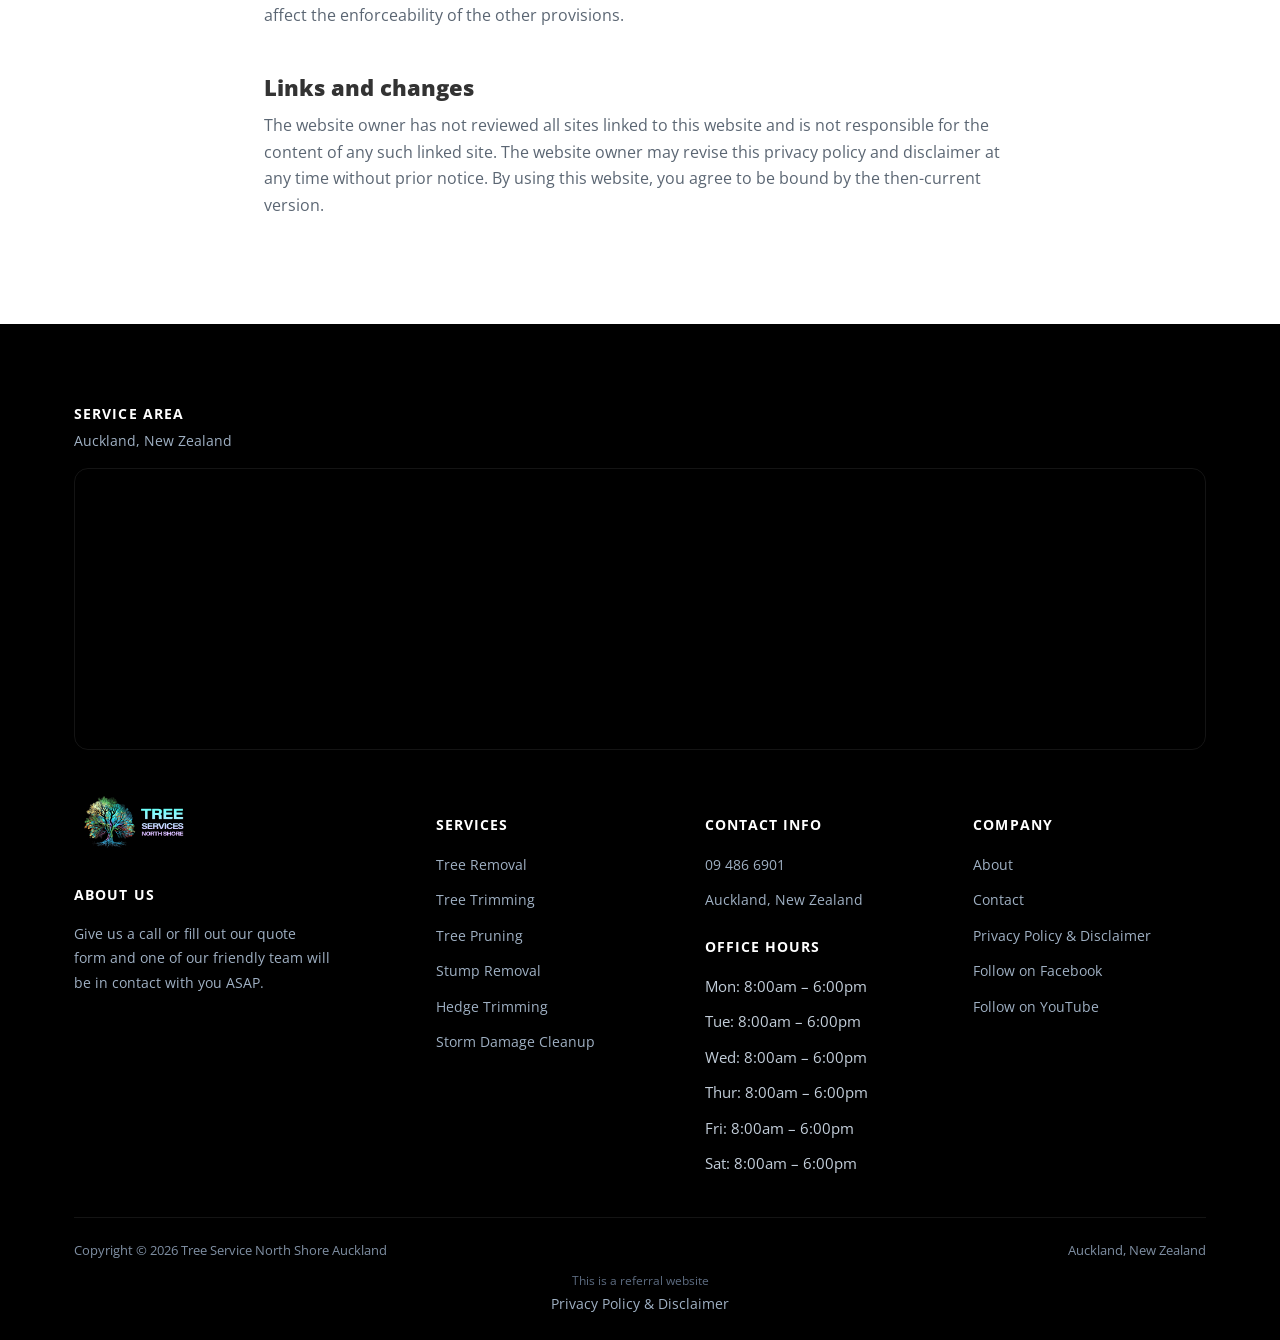
<file: privacy-policy/index.html>
<!doctype html>
<html lang="en-NZ">
<head>
<!-- Google tag (gtag.js) -->
<script async src="https://www.googletagmanager.com/gtag/js?id=AW-11106878688"></script>
<script>
  window.dataLayer = window.dataLayer || [];
  function gtag(){dataLayer.push(arguments);}
  gtag('js', new Date());
  gtag('config', 'AW-11106878688');
</script>
<meta charset="UTF-8">
<meta name="viewport" content="width=device-width, initial-scale=1.0">
<link rel="icon" href="/favicon-32.png" sizes="32x32" type="image/png">
<link rel="icon" href="/favicon-192.png" sizes="192x192" type="image/png">
<link rel="apple-touch-icon" href="/apple-touch-icon.png">
<title>Privacy Policy &amp; Disclaimer - Tree Service North Shore Auckland</title>
<meta name="description" content="Privacy Policy and Disclaimer for Tree Service North Shore Auckland, a referral website - what information we collect, how it is used and how it is shared with local contractors.">
<meta name="robots" content="follow, noindex">
<link rel="canonical" href="https://treeservicenorthshore.co.nz/privacy-policy/">
<link rel="preconnect" href="https://fonts.googleapis.com">
<link rel="preconnect" href="https://fonts.gstatic.com" crossorigin>
<link rel="preload" as="style" href="https://fonts.googleapis.com/css2?family=Open+Sans:wght@400;600;700;800&display=swap" onload="this.onload=null;this.rel='stylesheet'">
<noscript><link rel="stylesheet" href="https://fonts.googleapis.com/css2?family=Open+Sans:wght@400;600;700;800&display=swap"></noscript>
<link rel="stylesheet" href="/css/style.css">
</head>
<body class="">
<header class="classic">
  <div class="c-head wrap">
    <a href="/" class="brand"><img src="/images/Nshore-AKL-Long.png" alt="Tree Service North Shore Auckland" width="396" height="181"></a>
    <nav class="links"><a href="/">Home</a><a href="/about/">About</a><div class="nav-item"><a href="#!">Services <svg viewBox="0 0 24 24" fill="none" stroke-width="2.4" stroke-linecap="round" stroke-linejoin="round"><path d="m6 9 6 6 6-6"/></svg></a><div class="nav-dropdown"><a href="/tree-removal/">Tree Removal</a><a href="/tree-trimming/">Tree Trimming</a><a href="/tree-pruning/">Tree Pruning</a><a href="/stump-removal/">Stump Removal</a><a href="/hedge-trimming/">Hedge Trimming</a><a href="/storm-damage/">Storm Damage Cleanup</a></div></div><a href="/contact/">Contact</a></nav>
    <button type="button" class="hamburger-btn" id="hamburgerBtn" aria-label="Open menu" aria-expanded="false"><svg viewBox="0 0 24 24" fill="none" stroke="#fff" stroke-width="2.4" stroke-linecap="round" stroke-linejoin="round"><path d="M4 7h16M4 12h16M4 17h16"/></svg></button>
  </div>
  <div class="mobile-menu" id="mobileMenu"><a href="/">Home</a><a href="/about/">About</a><a href="#">Services</a><div class="mobile-submenu"><a href="/tree-removal/">Tree Removal</a><a href="/tree-trimming/">Tree Trimming</a><a href="/tree-pruning/">Tree Pruning</a><a href="/stump-removal/">Stump Removal</a><a href="/hedge-trimming/">Hedge Trimming</a><a href="/storm-damage/">Storm Damage Cleanup</a></div><a href="/contact/">Contact</a><a href="tel:094866901" class="mobile-menu-phone">Call 09 486 6901</a></div>
</header>
<main><section class="policy-hero">
  <div class="wrap">
    <div class="eyebrow">Legal</div>
    <h1>Privacy Policy &amp; Disclaimer</h1>
    <p>How Tree Service North Shore Auckland collects, uses and shares your information, and important information about this referral website.</p>
  </div>
</section>

<section class="policy">
  <div class="policy-wrap">

    <span class="policy-updated">Last updated: 21 October 2026</span>

    <h2>Privacy Policy</h2>

    <h2>Who we are</h2>
    <p><strong>Tree Service North Shore Auckland</strong> (treeservicenorthshore.co.nz) is a tree service enquiry and referral website. We help North Shore and Auckland property owners connect with a local tree service contractor for tree removal, tree trimming, tree pruning, stump removal, hedge trimming and storm damage cleanup.</p>
    <p>We are not ourselves a tree service contractor. When you submit an enquiry through this website or through one of our online advertisements, your details are passed on to a local, independent tree service contractor so they can contact you directly about your project.</p>

    <h2>Information we collect</h2>
    <p>When you fill out an enquiry form on this website, or respond to one of our online lead ads, we collect:</p>
    <ul>
      <li><strong>Your name</strong></li>
      <li><strong>Your email address</strong></li>
      <li><strong>Your phone number</strong></li>
      <li><strong>Details about your tree service job or project</strong> (e.g. the type of work, your property/site, and any information you choose to provide about your enquiry)</li>
    </ul>
    <p>We do not collect payment information, and we do not knowingly collect information from anyone under the age of 18.</p>

    <h2>How we use your information</h2>
    <p>We use the information you provide to:</p>
    <ul>
      <li>Understand what tree service service you&rsquo;re enquiring about</li>
      <li>Pass your enquiry on to a local, independent tree service contractor so they can contact you, assess your job, and provide a quote</li>
      <li>Respond to any direct questions you send us</li>
      <li>Keep basic records of enquiries for quality and follow-up purposes</li>
    </ul>
    <p>We do not sell your information to third parties, and we do not use it for any purpose beyond connecting you with a tree service contractor for the service you enquired about.</p>

    <h2>Who we share your information with</h2>
    <p>Your enquiry details (name, email, phone and job details) are shared with:</p>
    <ul>
      <li><strong>A local, independent tree service contractor</strong> &mdash; who will contact you to discuss and quote your job.</li>
      <li><strong>Our form and customer communication provider</strong> (GoHighLevel / LeadConnector) &mdash; the platform we use to securely collect and route enquiry form submissions.</li>
      <li><strong>Advertising platforms (such as Google)</strong> &mdash; if you reach this website through an online advertisement, the advertising platform may process technical information about your visit, in line with its own privacy policy.</li>
      <li><strong>Our website hosting provider (Cloudflare)</strong> &mdash; who hosts this website and may process standard technical/traffic data as part of delivering the site to your browser.</li>
    </ul>
    <p>We do not share your information with any other third party, and we do not sell your personal information.</p>

    <h2>Cookies &amp; tracking</h2>
    <p>This website, and the online advertisements that link to it, may use cookies and similar tracking technologies (including Google Ads tags) to measure ad performance and understand how visitors use our site. You can control or disable cookies through your browser settings at any time.</p>

    <h2>Data security</h2>
    <p>We take reasonable steps to protect the personal information you provide, including using reputable third-party providers (GoHighLevel and Cloudflare) that maintain their own security standards. However, no method of transmission over the internet is 100% secure, and we cannot guarantee absolute security.</p>

    <h2>How long we keep your information</h2>
    <p>We retain enquiry information for as long as reasonably necessary to fulfil the purpose it was collected for &mdash; generally, until your enquiry has been completed or closed out, unless you ask us to delete it sooner or we are required to keep it for longer by law.</p>

    <h2>Your rights</h2>
    <p>Under the New Zealand Privacy Act 2020, you have the right to ask for access to the personal information we hold about you, and to ask us to correct it if it is wrong. You can also ask us to delete your information, or to stop passing your details on, at any time.</p>
    <p>To make a request, contact us using the details below. If you are not satisfied with our response, you can contact the New Zealand <a href="https://www.privacy.org.nz/" target="_blank" rel="noopener">Office of the Privacy Commissioner</a>.</p>

    <h2>Changes to this policy</h2>
    <p>We may update this privacy policy from time to time, for example to reflect changes in how we collect or share information. The &ldquo;last updated&rdquo; date at the top of this page shows when it was last revised.</p>

    <h2>Contact us</h2>
    <p>If you have any questions about this privacy policy, or want to access, correct or delete your information, you can reach us by phone on <a href="tel:094866901">09 486 6901</a> or through the <a href="/contact/">enquiry form on this website</a>.</p>

    <hr style="border:none;border-top:1px solid var(--line);margin:3em 0;">

    <h2 id="disclaimer">Disclaimer</h2>
    <p><strong>This is a referral website. Enquiries submitted through this site are passed to a local, independent tree service contractor. We are not a tree service contractor and do not carry out tree service work ourselves.</strong></p>
    <p>The content on this website is provided for general information only. We aim to keep the information up to date and correct, but we make no representations or warranties of any kind, express or implied, about the completeness, accuracy, reliability, suitability, or availability of this website or the information contained on it for any purpose. Any reliance you place on such information is strictly at your own risk. In no event will we be liable for any loss or damage, including without limitation indirect or consequential loss or damage, arising out of or in connection with the use of this website.</p>
    <p>Images used on this website are for illustrative purposes only and may not depict the actual completed jobs, staff, or equipment of any contractor.</p>
    <p>Through this website, you may be able to link to other websites which are not under our control. We have no control over the nature, content, and availability of those sites. The inclusion of any links does not imply a recommendation or endorsement of the views expressed within them.</p>
    <p>Every effort is made to keep this website running smoothly. However, we take no responsibility for, and will not be liable for, the website being temporarily unavailable due to technical issues beyond our control.</p>

    <h2>Statement of purpose</h2>
    <p>This website is a <strong>lead generation website</strong> that helps connect clients with local, independent tree service contractors and service providers. We are not a tree service or construction company ourselves, and we do not directly provide any of the services advertised on this website. We exist solely to help clients find a suitable contractor for their needs.</p>
    <p>We do not warrant or guarantee any of the work advertised on this website or performed by the client&rsquo;s chosen contractor. Any action you take based on the information on this website is strictly at your own risk. The website owner will not be liable for any losses and/or damages in connection with the use of this website.</p>
    <p>We strongly advise clients to carefully vet any contractor before hiring them, to get multiple quotes before making a decision, and to check references and reviews.</p>

    <h2>Terms and warranties</h2>
    <p>This website is provided &ldquo;as is&rdquo; without any representations or warranties, express or implied. Without limiting the above, the website owner does not warrant that this website will be constantly available, or available at all, or that the information on this website is complete, true, accurate, and non-misleading. Nothing on this website constitutes, or is meant to constitute, advice of any kind. If you require advice in relation to any legal, building, or contractual matter, you should consult a suitably qualified professional.</p>

    <h2>Limitation of liability</h2>
    <p>The website owner shall not be liable to you (whether under the law of contract, the law of torts, or otherwise) in relation to the contents of, or use of, or otherwise in connection with, this website: to the extent that this website is provided free of charge; for any indirect, special, or consequential loss; for any damage to property; or for any business losses, loss of revenue, income, profits or anticipated savings, loss of contracts or business relationships, loss of reputation or goodwill, or loss or corruption of information or data. These limitations apply even if the website owner has been expressly advised of the potential loss.</p>
    <p>By using this website, you agree that the exclusions and limitations of liability set out in this disclaimer are reasonable. If you do not think they are reasonable, you must not use this website. If any provision of this disclaimer is found to be unenforceable under applicable law, this will not affect the enforceability of the other provisions.</p>

    <h2>Links and changes</h2>
    <p>The website owner has not reviewed all sites linked to this website and is not responsible for the content of any such linked site. The website owner may revise this privacy policy and disclaimer at any time without prior notice. By using this website, you agree to be bound by the then-current version.</p>

  </div>
</section></main>
<footer>
  <div class="wrap">
    <div class="footer-map-head"><h4>Service Area</h4><p>Auckland, New Zealand</p></div><div class="footer-map"><iframe src="https://www.google.com/maps/embed?pb=!1m14!1m8!1m3!1d102300.0282164413!2d174.722585!3d-36.7495502!3m2!1i1024!2i768!4f13.1!3m3!1m2!1s0xa351a50af33dd05b%3A0xe43c5d1c3cdaa1fe!2sTree%20Service%20North%20Shore%20Auckland!5e0!3m2!1sen!2snz!4v1678823859809!5m2!1sen!2snz" width="600" height="280" style="border:0" allowfullscreen loading="lazy" referrerpolicy="no-referrer-when-downgrade" title="Tree Service North Shore Auckland service area map"></iframe></div>
    <div class="footer-grid "><div class="footer-brand"><a href="/" class="brand"><img src="/images/Nshore-AKL-Long.png" alt="Tree Service North Shore Auckland" width="396" height="181" loading="lazy"></a><h4>About us</h4><p>Give us a call or fill out our quote form and one of our friendly team will be in contact with you ASAP.</p></div><div><h4>Services</h4><ul><li><a href="/tree-removal/">Tree Removal</a></li><li><a href="/tree-trimming/">Tree Trimming</a></li><li><a href="/tree-pruning/">Tree Pruning</a></li><li><a href="/stump-removal/">Stump Removal</a></li><li><a href="/hedge-trimming/">Hedge Trimming</a></li><li><a href="/storm-damage/">Storm Damage Cleanup</a></li></ul></div><div><h4>Contact Info</h4><ul><li><a href="tel:094866901">09 486 6901</a></li><li><a href="https://goo.gl/maps/chvnurM3AeTjNzAj7" target="_blank" rel="noopener">Auckland, New Zealand</a></li></ul><h4 style="margin-top:22px;">Office Hours</h4><ul><li>Mon: 8:00am &ndash; 6:00pm</li><li>Tue: 8:00am &ndash; 6:00pm</li><li>Wed: 8:00am &ndash; 6:00pm</li><li>Thur: 8:00am &ndash; 6:00pm</li><li>Fri: 8:00am &ndash; 6:00pm</li><li>Sat: 8:00am &ndash; 6:00pm</li></ul></div><div><h4>Company</h4><ul><li><a href="/about/">About</a></li><li><a href="/contact/">Contact</a></li><li><a href="/privacy-policy/">Privacy Policy &amp; Disclaimer</a></li><li><a href="https://www.facebook.com/profile.php?id=100090646135302" target="_blank" rel="noopener">Follow on Facebook</a></li><li><a href="https://www.youtube.com/channel/UC_sRtcgdpdR-Z8NWRMXJEhw" target="_blank" rel="noopener">Follow on YouTube</a></li></ul></div></div>
    <div class="footer-bottom"><span>Copyright &copy; 2026 Tree Service North Shore Auckland</span><span>Auckland, New Zealand</span></div>
    <div class="footer-disclosure">This is a referral website<br><a href="/privacy-policy/">Privacy Policy &amp; Disclaimer</a></div>
  </div>
</footer>
<script>
(function(){var b=document.getElementById('hamburgerBtn'),m=document.getElementById('mobileMenu');if(!b||!m)return;b.addEventListener('click',function(){var o=m.classList.toggle('open');b.setAttribute('aria-expanded',o?'true':'false');});})();
</script>
<script src="https://link.msgsndr.com/js/form_embed.js" defer></script>
</body>
</html>
</file>
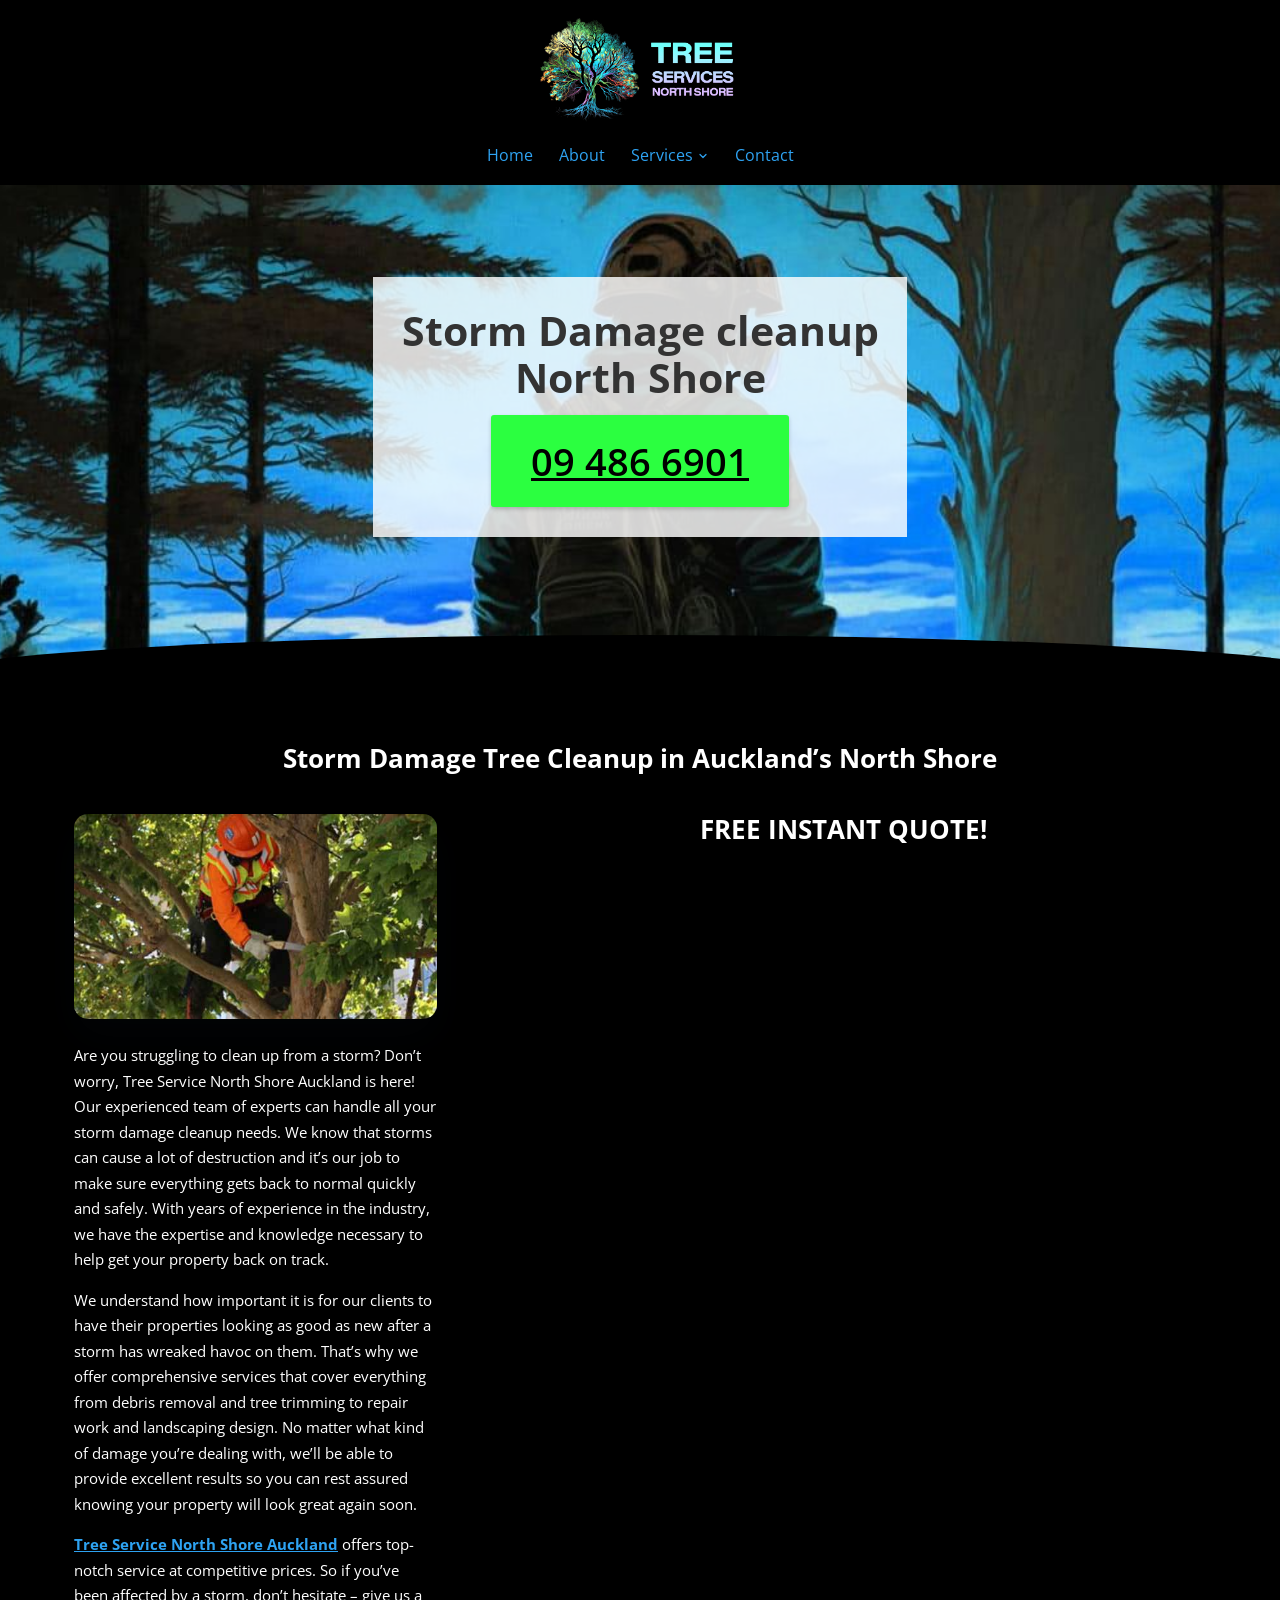
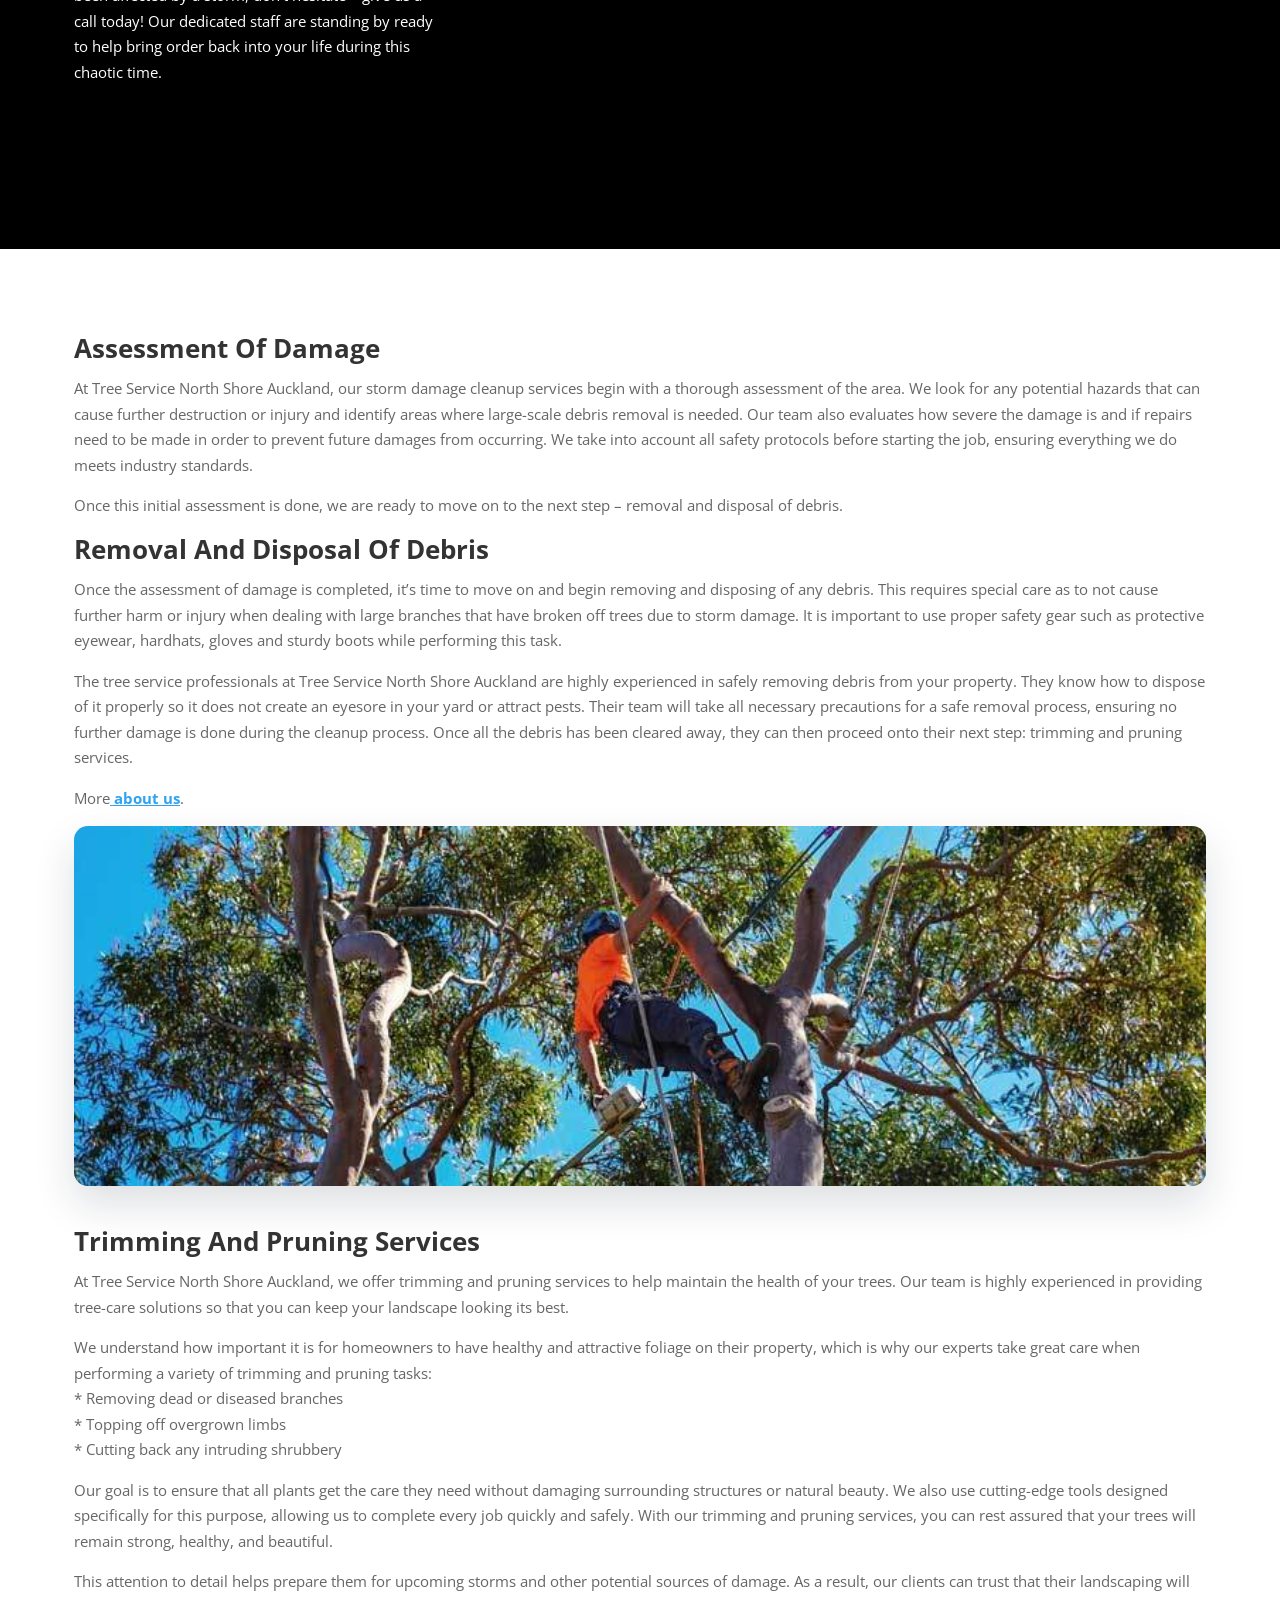
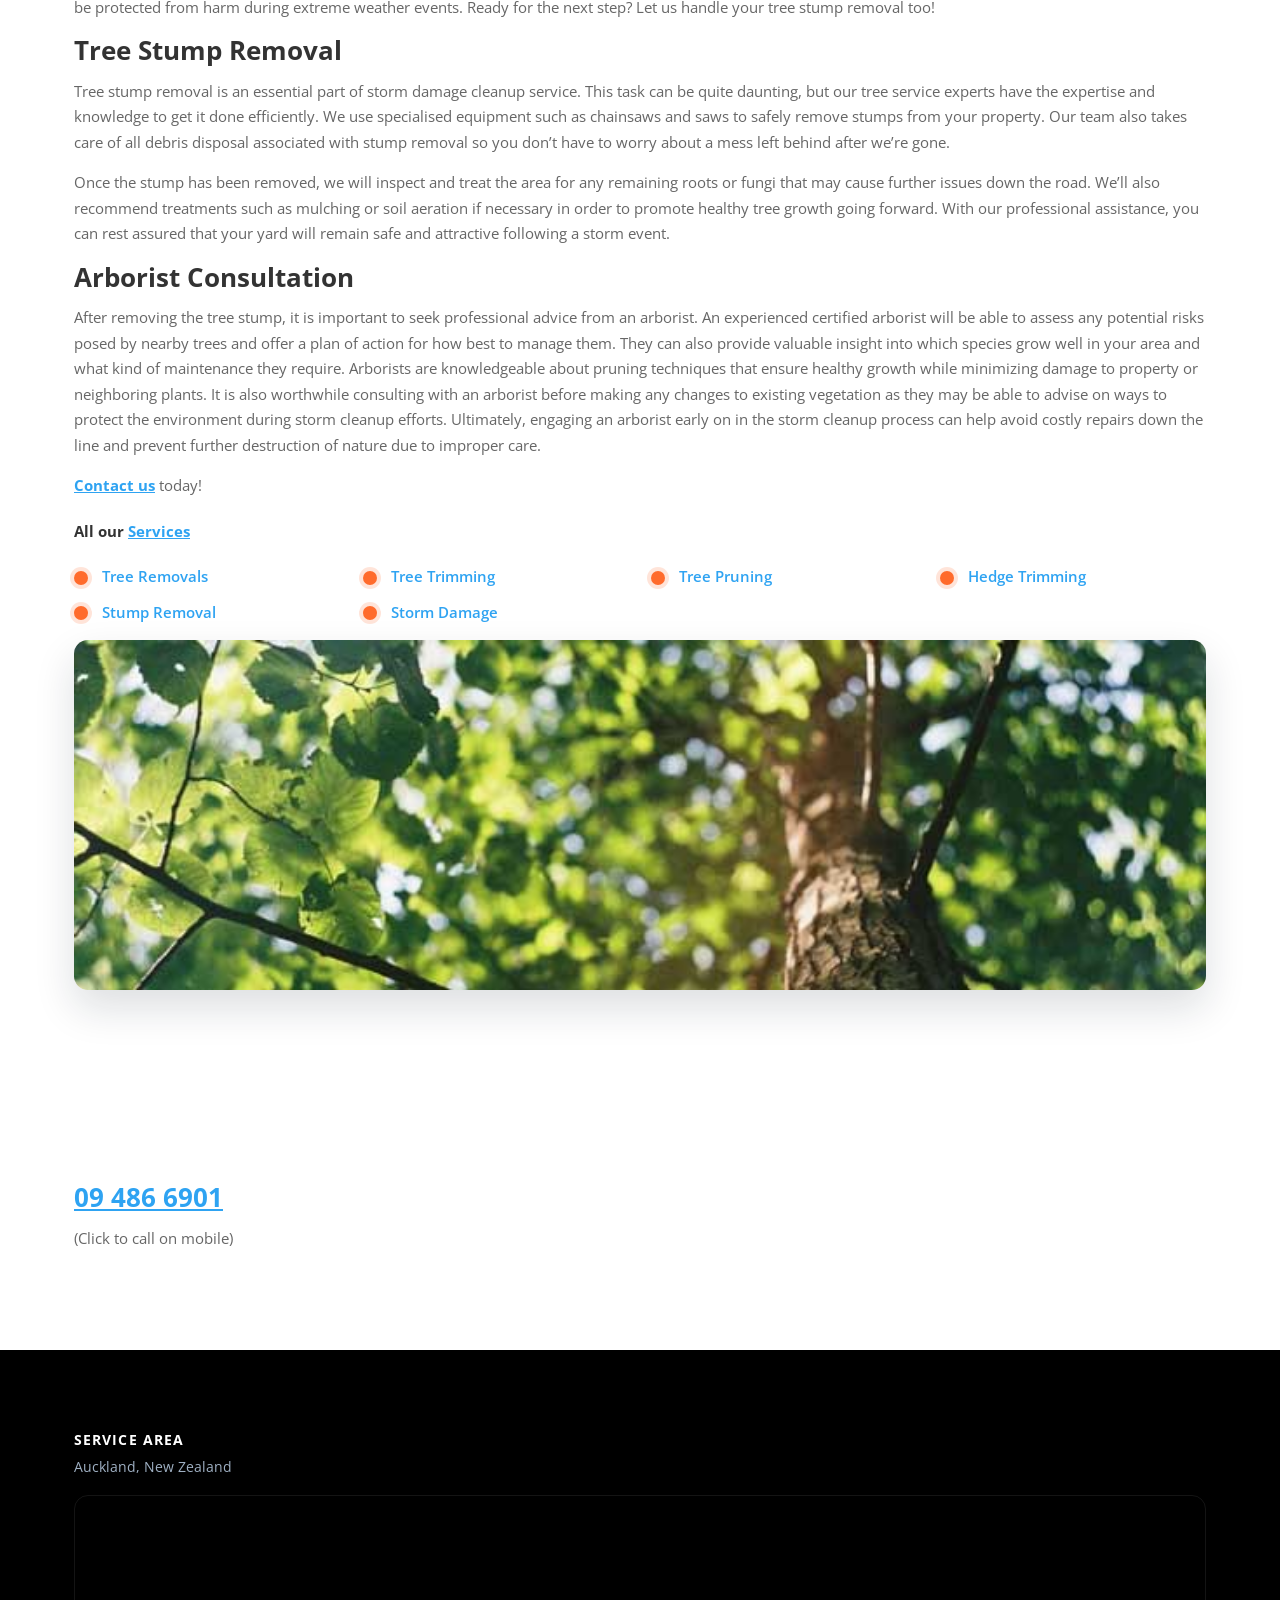
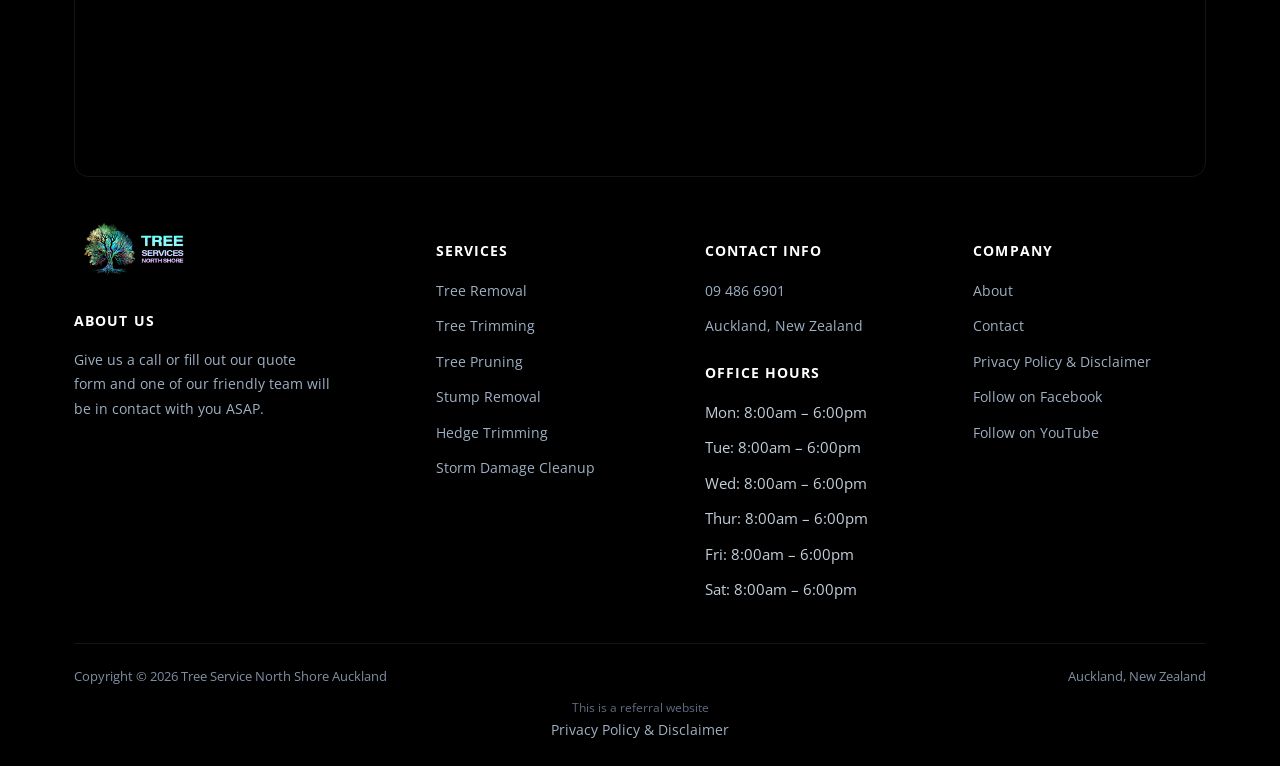
<file: storm-damage/index.html>
<!doctype html>
<html lang="en-NZ">
<head>
<!-- Google tag (gtag.js) -->
<script async src="https://www.googletagmanager.com/gtag/js?id=AW-11106878688"></script>
<script>
  window.dataLayer = window.dataLayer || [];
  function gtag(){dataLayer.push(arguments);}
  gtag('js', new Date());
  gtag('config', 'AW-11106878688');
</script>
<meta charset="UTF-8">
<meta name="viewport" content="width=device-width, initial-scale=1.0">
<link rel="icon" href="/favicon-32.png" sizes="32x32" type="image/png">
<link rel="icon" href="/favicon-192.png" sizes="192x192" type="image/png">
<link rel="apple-touch-icon" href="/apple-touch-icon.png">
<title>Storm Damage Cleanup - Tree Service North Shore Auckland Pros</title>
<meta name="description" content="Are you struggling to clean up from a storm? Don&#x27;t worry, Tree Service North Shore Auckland is here! Our experienced team of experts can handle all your storm">
<meta name="robots" content="follow, index, max-snippet:-1, max-video-preview:-1, max-image-preview:large">
<link rel="canonical" href="https://treeservicenorthshore.co.nz/storm-damage/">
<meta property="og:locale" content="en_US">
<meta property="og:type" content="article">
<meta property="og:title" content="Storm Damage Cleanup - Tree Service North Shore Auckland Pros">
<meta property="og:description" content="Are you struggling to clean up from a storm? Don&#x27;t worry, Tree Service North Shore Auckland is here! Our experienced team of experts can handle all your storm">
<meta property="og:url" content="https://treeservicenorthshore.co.nz/storm-damage/">
<meta property="og:site_name" content="Tree Service North Shore Auckland Pros">
<meta name="twitter:card" content="summary_large_image">
<meta name="twitter:title" content="Storm Damage Cleanup - Tree Service North Shore Auckland Pros">
<meta name="twitter:description" content="Are you struggling to clean up from a storm? Don&#x27;t worry, Tree Service North Shore Auckland is here! Our experienced team of experts can handle all your storm">
<meta name="twitter:label1" content="Time to read">
<meta name="twitter:data1" content="10 minutes">
<script type="application/ld+json">{"@context": "https://schema.org", "@graph": [{"@type": "Place", "@id": "https://treeservicenorthshore.co.nz/#place", "address": {"@type": "PostalAddress", "streetAddress": "17 Cashel Place", "addressLocality": "Torbay", "addressRegion": "Auckland", "postalCode": "0630", "addressCountry": "New Zealand"}}, {"@type": "Organization", "@id": "https://treeservicenorthshore.co.nz/#organization", "name": "Tree Services North Shore Auckland", "url": "https://treeservicenorthshore.co.nz", "email": "info@treeservicenorthshore.co.nz", "address": {"@type": "PostalAddress", "streetAddress": "17 Cashel Place", "addressLocality": "Torbay", "addressRegion": "Auckland", "postalCode": "0630", "addressCountry": "New Zealand"}, "logo": {"@type": "ImageObject", "@id": "https://treeservicenorthshore.co.nz/#logo", "url": "https://treeservicenorthshore.co.nz/images/Nshore-AKL-sq.png", "contentUrl": "https://treeservicenorthshore.co.nz/images/Nshore-AKL-sq.png", "caption": "Tree Service North Shore Auckland Pros", "inLanguage": "en-US", "width": "396", "height": "396"}, "contactPoint": [{"@type": "ContactPoint", "telephone": "+64-9-486-6901", "contactType": "customer support"}], "location": {"@id": "https://treeservicenorthshore.co.nz/#place"}}, {"@type": "WebSite", "@id": "https://treeservicenorthshore.co.nz/#website", "url": "https://treeservicenorthshore.co.nz", "name": "Tree Service North Shore Auckland Pros", "alternateName": "North Shore Tree Services", "publisher": {"@id": "https://treeservicenorthshore.co.nz/#organization"}, "inLanguage": "en-US"}, {"@type": "WebPage", "@id": "https://treeservicenorthshore.co.nz/storm-damage/#webpage", "url": "https://treeservicenorthshore.co.nz/storm-damage/", "name": "Storm Damage Cleanup - Tree Service North Shore Auckland Pros", "datePublished": "2023-03-23T18:51:50+00:00", "dateModified": "2023-03-23T18:51:55+00:00", "isPartOf": {"@id": "https://treeservicenorthshore.co.nz/#website"}, "inLanguage": "en-US"}, {"@type": "Person", "@id": "https://treeservicenorthshore.co.nz/author/samstoysnzgmail-com/", "name": "samstoysnz@gmail.com", "url": "https://treeservicenorthshore.co.nz/author/samstoysnzgmail-com/", "image": {"@type": "ImageObject", "@id": "https://secure.gravatar.com/avatar/1a805ecce72dbea624f8210f16b617142cd50f277b3b90b3f68485606a558cd0?s=96&amp;d=mm&amp;r=g", "url": "https://secure.gravatar.com/avatar/1a805ecce72dbea624f8210f16b617142cd50f277b3b90b3f68485606a558cd0?s=96&amp;d=mm&amp;r=g", "caption": "samstoysnz@gmail.com", "inLanguage": "en-US"}, "sameAs": ["https://treeservicenorthshore.co.nz"], "worksFor": {"@id": "https://treeservicenorthshore.co.nz/#organization"}}, {"@type": "Article", "headline": "Storm Damage Cleanup - Tree Service North Shore Auckland Pros", "datePublished": "2023-03-23T18:51:50+00:00", "dateModified": "2023-03-23T18:51:55+00:00", "author": {"@id": "https://treeservicenorthshore.co.nz/author/samstoysnzgmail-com/", "name": "samstoysnz@gmail.com"}, "publisher": {"@id": "https://treeservicenorthshore.co.nz/#organization"}, "description": "Are you struggling to clean up from a storm? Don&#039;t worry, Tree Service North Shore Auckland is here! Our experienced team of experts can handle all your storm", "name": "Storm Damage Cleanup - Tree Service North Shore Auckland Pros", "@id": "https://treeservicenorthshore.co.nz/storm-damage/#richSnippet", "isPartOf": {"@id": "https://treeservicenorthshore.co.nz/storm-damage/#webpage"}, "inLanguage": "en-US", "mainEntityOfPage": {"@id": "https://treeservicenorthshore.co.nz/storm-damage/#webpage"}}]}</script>
<script type="application/ld+json">{"@context": "https://schema.org", "@type": "BreadcrumbList", "itemListElement": [{"@type": "ListItem", "position": 1, "name": "Home", "item": "https://treeservicenorthshore.co.nz/"}, {"@type": "ListItem", "position": 2, "name": "Storm Damage Cleanup", "item": "https://treeservicenorthshore.co.nz/storm-damage/"}]}</script>
<script type="application/ld+json">{"@context": "https://schema.org", "@type": "Service", "serviceType": "Storm Damage Cleanup", "name": "Storm Damage Cleanup", "provider": {"@type": "LocalBusiness", "name": "Tree Service North Shore Auckland", "telephone": "+6494866901"}, "areaServed": {"@type": "AdministrativeArea", "name": "North Shore, Auckland"}, "url": "https://treeservicenorthshore.co.nz/storm-damage/"}</script>
<link rel="preconnect" href="https://fonts.googleapis.com">
<link rel="preconnect" href="https://fonts.gstatic.com" crossorigin>
<link rel="preload" as="style" href="https://fonts.googleapis.com/css2?family=Open+Sans:wght@400;600;700;800&display=swap" onload="this.onload=null;this.rel='stylesheet'">
<noscript><link rel="stylesheet" href="https://fonts.googleapis.com/css2?family=Open+Sans:wght@400;600;700;800&display=swap"></noscript>
<link rel="stylesheet" href="/css/style.css">
</head>
<body class="">
<header class="classic">
  <div class="c-head wrap">
    <a href="/" class="brand"><img src="/images/Nshore-AKL-Long.png" alt="Tree Service North Shore Auckland" width="396" height="181"></a>
    <nav class="links"><a href="/">Home</a><a href="/about/">About</a><div class="nav-item"><a href="#!">Services <svg viewBox="0 0 24 24" fill="none" stroke-width="2.4" stroke-linecap="round" stroke-linejoin="round"><path d="m6 9 6 6 6-6"/></svg></a><div class="nav-dropdown"><a href="/tree-removal/">Tree Removal</a><a href="/tree-trimming/">Tree Trimming</a><a href="/tree-pruning/">Tree Pruning</a><a href="/stump-removal/">Stump Removal</a><a href="/hedge-trimming/">Hedge Trimming</a><a href="/storm-damage/">Storm Damage Cleanup</a></div></div><a href="/contact/">Contact</a></nav>
    <button type="button" class="hamburger-btn" id="hamburgerBtn" aria-label="Open menu" aria-expanded="false"><svg viewBox="0 0 24 24" fill="none" stroke="#fff" stroke-width="2.4" stroke-linecap="round" stroke-linejoin="round"><path d="M4 7h16M4 12h16M4 17h16"/></svg></button>
  </div>
  <div class="mobile-menu" id="mobileMenu"><a href="/">Home</a><a href="/about/">About</a><a href="#">Services</a><div class="mobile-submenu"><a href="/tree-removal/">Tree Removal</a><a href="/tree-trimming/">Tree Trimming</a><a href="/tree-pruning/">Tree Pruning</a><a href="/stump-removal/">Stump Removal</a><a href="/hedge-trimming/">Hedge Trimming</a><a href="/storm-damage/">Storm Damage Cleanup</a></div><a href="/contact/">Contact</a><a href="tel:094866901" class="mobile-menu-phone">Call 09 486 6901</a></div>
</header>
<main>
<section class="hero-c next-dark" id="top"><div class="hero-c-box"><div class="row"><div class="text"><h1>Storm Damage cleanup North Shore</h1></div><p class="btn-wrap"><a class="btn btn-primary" href="tel:094866901">09 486 6901</a></p></div></div></section>
<section class="sec-dark"><div class="wrap"><div class="row"><div class="text">

<h2>Storm Damage Tree Cleanup in Auckland’s North Shore</h2>

</div></div><div class="row cols cols-2 formrow"><div class="col"><div class="figure"><img src="/images/storm-damage-recovery-christchurch.jpg" alt="Storm Damage Tree Cleanup North Shore" width="502" height="285" loading="lazy" decoding="async"></div><div class="text"><p>Are you struggling to clean up from a storm? Don’t worry, Tree Service North Shore Auckland is here! Our experienced team of experts can handle all your storm damage cleanup needs. We know that storms can cause a lot of destruction and it’s our job to make sure everything gets back to normal quickly and safely. With years of experience in the industry, we have the expertise and knowledge necessary to help get your property back on track.</p>
<p>We understand how important it is for our clients to have their properties looking as good as new after a storm has wreaked havoc on them. That’s why we offer comprehensive services that cover everything from debris removal and tree trimming to repair work and landscaping design. No matter what kind of damage you’re dealing with, we’ll be able to provide excellent results so you can rest assured knowing your property will look great again soon.</p>
<p><a href="/">Tree Service North Shore Auckland</a> offers top-notch service at competitive prices. So if you’ve been affected by a storm, don’t hesitate – give us a call today! Our dedicated staff are standing by ready to help bring order back into your life during this chaotic time.</p></div></div><div class="col"><div class="text"><h2><strong>FREE INSTANT QUOTE!<br></strong></h2></div><div class="form-card"><iframe src="https://api.leadconnectorhq.com/widget/form/1JYGwuIHo6WyPs5yPRcu" style="width:100%;height:100%;min-height:900px;border:none;border-radius:14px" id="inline-1JYGwuIHo6WyPs5yPRcu" data-layout="{'id':'INLINE'}" data-trigger-type="alwaysShow" data-trigger-value="" data-activation-type="alwaysActivated" data-activation-value="" data-deactivation-type="neverDeactivate" data-deactivation-value="" data-form-name="Tree service Enquiry N SHORE" data-height="900" data-layout-iframe-id="inline-1JYGwuIHo6WyPs5yPRcu" data-form-id="1JYGwuIHo6WyPs5yPRcu" data-cookie-consent="true" data-cookie-consent-provider="auto" title="Tree service Enquiry N SHORE"></iframe></div></div></div></div></section>
<section class="bg-paper"><div class="wrap"><div class="row"><div class="text"><h2>Assessment Of Damage</h2>
<p>At Tree Service North Shore Auckland, our storm damage cleanup services begin with a thorough assessment of the area. We look for any potential hazards that can cause further destruction or injury and identify areas where large-scale debris removal is needed. Our team also evaluates how severe the damage is and if repairs need to be made in order to prevent future damages from occurring. We take into account all safety protocols before starting the job, ensuring everything we do meets industry standards.</p>
<p>Once this initial assessment is done, we are ready to move on to the next step – removal and disposal of debris.</p>
<h2>Removal And Disposal Of Debris</h2>
<p>Once the assessment of damage is completed, it’s time to move on and begin removing and disposing of any debris. This requires special care as to not cause further harm or injury when dealing with large branches that have broken off trees due to storm damage. It is important to use proper safety gear such as protective eyewear, hardhats, gloves and sturdy boots while performing this task.</p>
<p>The tree service professionals at Tree Service North Shore Auckland are highly experienced in safely removing debris from your property. They know how to dispose of it properly so it does not create an eyesore in your yard or attract pests. Their team will take all necessary precautions for a safe removal process, ensuring no further damage is done during the cleanup process. Once all the debris has been cleared away, they can then proceed onto their next step: trimming and pruning services.</p>
<p>More<a href="/about/"> about us</a>.</p></div><div class="figure"><img src="/images/tree-strip2-1.jpg" alt="arborist up tree in Christchurch trimming and pruning" width="800" height="254" loading="lazy" decoding="async"></div></div><div class="row"><div class="text"><h2>Trimming And Pruning Services</h2>
<p>At Tree Service North Shore Auckland, we offer trimming and pruning services to help maintain the health of your trees. Our team is highly experienced in providing tree-care solutions so that you can keep your landscape looking its best.</p>
<p>We understand how important it is for homeowners to have healthy and attractive foliage on their property, which is why our experts take great care when performing a variety of trimming and pruning tasks:<br>* Removing dead or diseased branches<br>* Topping off overgrown limbs<br>* Cutting back any intruding shrubbery</p>
<p>Our goal is to ensure that all plants get the care they need without damaging surrounding structures or natural beauty. We also use cutting-edge tools designed specifically for this purpose, allowing us to complete every job quickly and safely. With our trimming and pruning services, you can rest assured that your trees will remain strong, healthy, and beautiful.</p>
<p>This attention to detail helps prepare them for upcoming storms and other potential sources of damage. As a result, our clients can trust that their landscaping will be protected from harm during extreme weather events. Ready for the next step? Let us handle your tree stump removal too!</p>
<h2>Tree Stump Removal</h2>
<p>Tree stump removal is an essential part of storm damage cleanup service. This task can be quite daunting, but our tree service experts have the expertise and knowledge to get it done efficiently. We use specialised equipment such as chainsaws and saws to safely remove stumps from your property. Our team also takes care of all debris disposal associated with stump removal so you don’t have to worry about a mess left behind after we’re gone.</p>
<p>Once the stump has been removed, we will inspect and treat the area for any remaining roots or fungi that may cause further issues down the road. We’ll also recommend treatments such as mulching or soil aeration if necessary in order to promote healthy tree growth going forward. With our professional assistance, you can rest assured that your yard will remain safe and attractive following a storm event.</p>
<h2>Arborist Consultation</h2>
<p>After removing the tree stump, it is important to seek professional advice from an arborist. An experienced certified arborist will be able to assess any potential risks posed by nearby trees and offer a plan of action for how best to manage them. They can also provide valuable insight into which species grow well in your area and what kind of maintenance they require. Arborists are knowledgeable about pruning techniques that ensure healthy growth while minimizing damage to property or neighboring plants. It is also worthwhile consulting with an arborist before making any changes to existing vegetation as they may be able to advise on ways to protect the environment during storm cleanup efforts. Ultimately, engaging an arborist early on in the storm cleanup process can help avoid costly repairs down the line and prevent further destruction of nature due to improper care.</p>
<p><a href="/contact/">Contact us</a> today!</p></div><div class="text"><h4><strong>All our <a href="/">Services</a></strong></h4>
<ul>
<li><a href="/tree-removal/">Tree Removals</a></li>
<li><a href="/tree-trimming/">Tree Trimming</a></li>
<li><a href="/tree-pruning/">Tree Pruning</a></li>
<li><a href="/hedge-trimming/">Hedge Trimming</a></li>
<li><a href="/stump-removal/">Stump Removal</a></li>
<li><a href="/storm-damage/">Storm Damage</a></li>
</ul></div><div class="figure"><img src="/images/Baner-image-3-1.jpg" alt="nice tree that&#x27;s been felled by our professional arborists" width="650" height="201" loading="lazy" decoding="async"></div></div></div></section>
<section class=""><div class="wrap"><div class="row"><div class="text"><h2><u><a href="tel:094866901">09 486 6901</a></u></h2>
<p>(Click to call on mobile)</p></div></div></div></section>
</main>
<footer>
  <div class="wrap">
    <div class="footer-map-head"><h4>Service Area</h4><p>Auckland, New Zealand</p></div><div class="footer-map"><iframe src="https://www.google.com/maps/embed?pb=!1m14!1m8!1m3!1d102300.0282164413!2d174.722585!3d-36.7495502!3m2!1i1024!2i768!4f13.1!3m3!1m2!1s0xa351a50af33dd05b%3A0xe43c5d1c3cdaa1fe!2sTree%20Service%20North%20Shore%20Auckland!5e0!3m2!1sen!2snz!4v1678823859809!5m2!1sen!2snz" width="600" height="280" style="border:0" allowfullscreen loading="lazy" referrerpolicy="no-referrer-when-downgrade" title="Tree Service North Shore Auckland service area map"></iframe></div>
    <div class="footer-grid "><div class="footer-brand"><a href="/" class="brand"><img src="/images/Nshore-AKL-Long.png" alt="Tree Service North Shore Auckland" width="396" height="181" loading="lazy"></a><h4>About us</h4><p>Give us a call or fill out our quote form and one of our friendly team will be in contact with you ASAP.</p></div><div><h4>Services</h4><ul><li><a href="/tree-removal/">Tree Removal</a></li><li><a href="/tree-trimming/">Tree Trimming</a></li><li><a href="/tree-pruning/">Tree Pruning</a></li><li><a href="/stump-removal/">Stump Removal</a></li><li><a href="/hedge-trimming/">Hedge Trimming</a></li><li><a href="/storm-damage/">Storm Damage Cleanup</a></li></ul></div><div><h4>Contact Info</h4><ul><li><a href="tel:094866901">09 486 6901</a></li><li><a href="https://goo.gl/maps/chvnurM3AeTjNzAj7" target="_blank" rel="noopener">Auckland, New Zealand</a></li></ul><h4 style="margin-top:22px;">Office Hours</h4><ul><li>Mon: 8:00am &ndash; 6:00pm</li><li>Tue: 8:00am &ndash; 6:00pm</li><li>Wed: 8:00am &ndash; 6:00pm</li><li>Thur: 8:00am &ndash; 6:00pm</li><li>Fri: 8:00am &ndash; 6:00pm</li><li>Sat: 8:00am &ndash; 6:00pm</li></ul></div><div><h4>Company</h4><ul><li><a href="/about/">About</a></li><li><a href="/contact/">Contact</a></li><li><a href="/privacy-policy/">Privacy Policy &amp; Disclaimer</a></li><li><a href="https://www.facebook.com/profile.php?id=100090646135302" target="_blank" rel="noopener">Follow on Facebook</a></li><li><a href="https://www.youtube.com/channel/UC_sRtcgdpdR-Z8NWRMXJEhw" target="_blank" rel="noopener">Follow on YouTube</a></li></ul></div></div>
    <div class="footer-bottom"><span>Copyright &copy; 2026 Tree Service North Shore Auckland</span><span>Auckland, New Zealand</span></div>
    <div class="footer-disclosure">This is a referral website<br><a href="/privacy-policy/">Privacy Policy &amp; Disclaimer</a></div>
  </div>
</footer>
<script>
(function(){var b=document.getElementById('hamburgerBtn'),m=document.getElementById('mobileMenu');if(!b||!m)return;b.addEventListener('click',function(){var o=m.classList.toggle('open');b.setAttribute('aria-expanded',o?'true':'false');});})();
</script>
<script src="https://link.msgsndr.com/js/form_embed.js" defer></script>
</body>
</html>
</file>
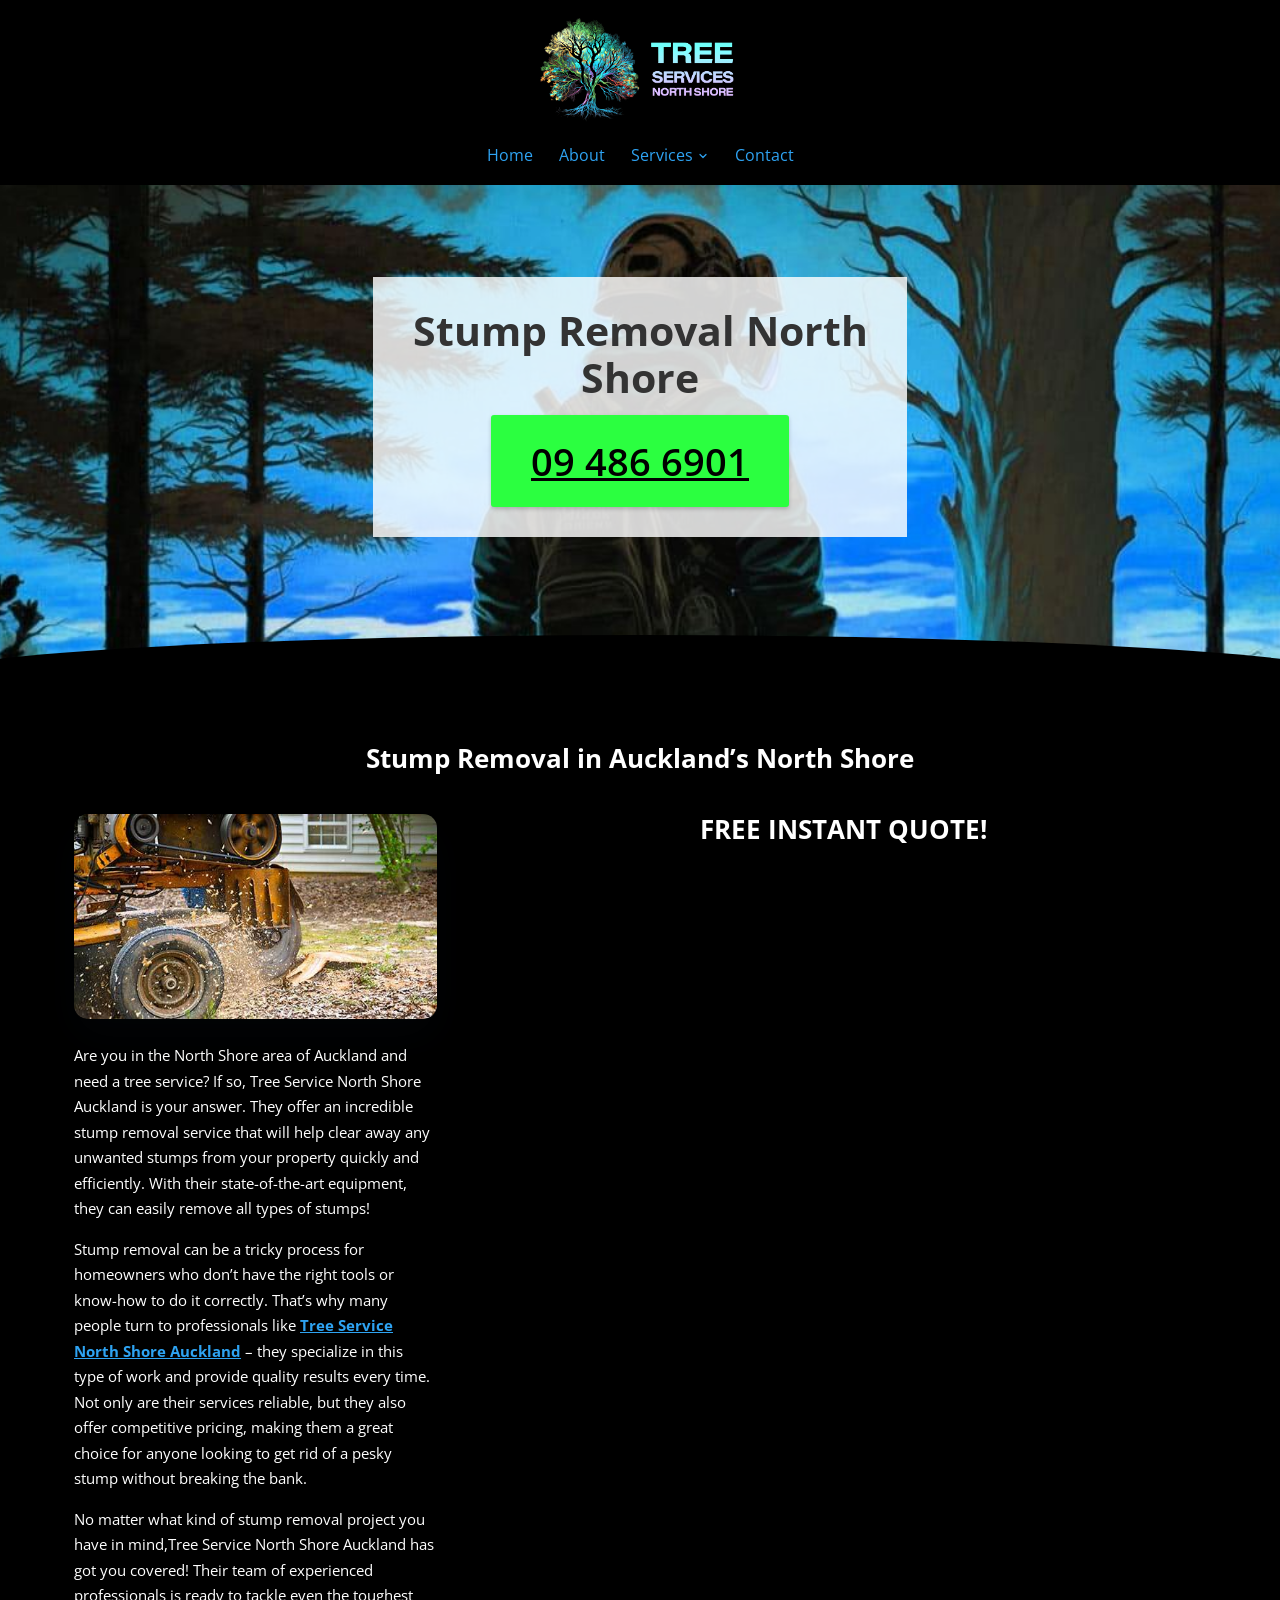
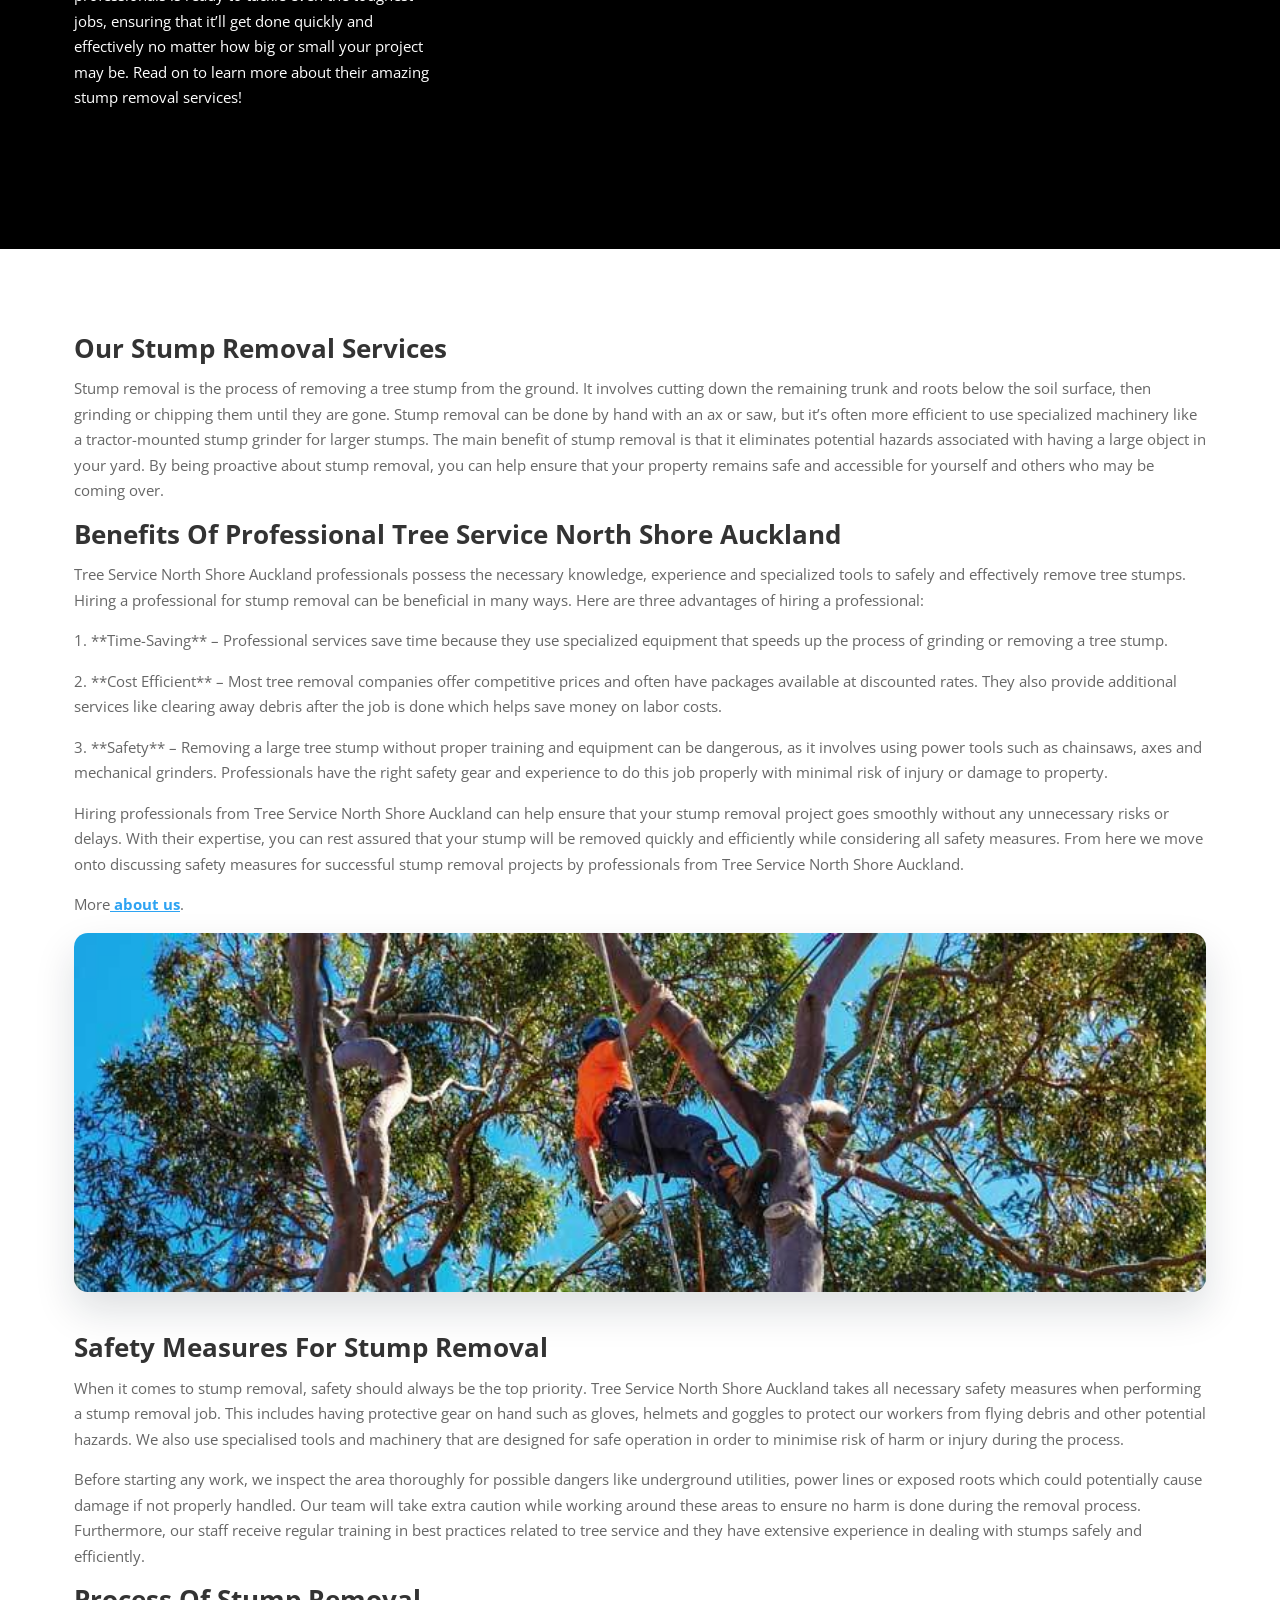
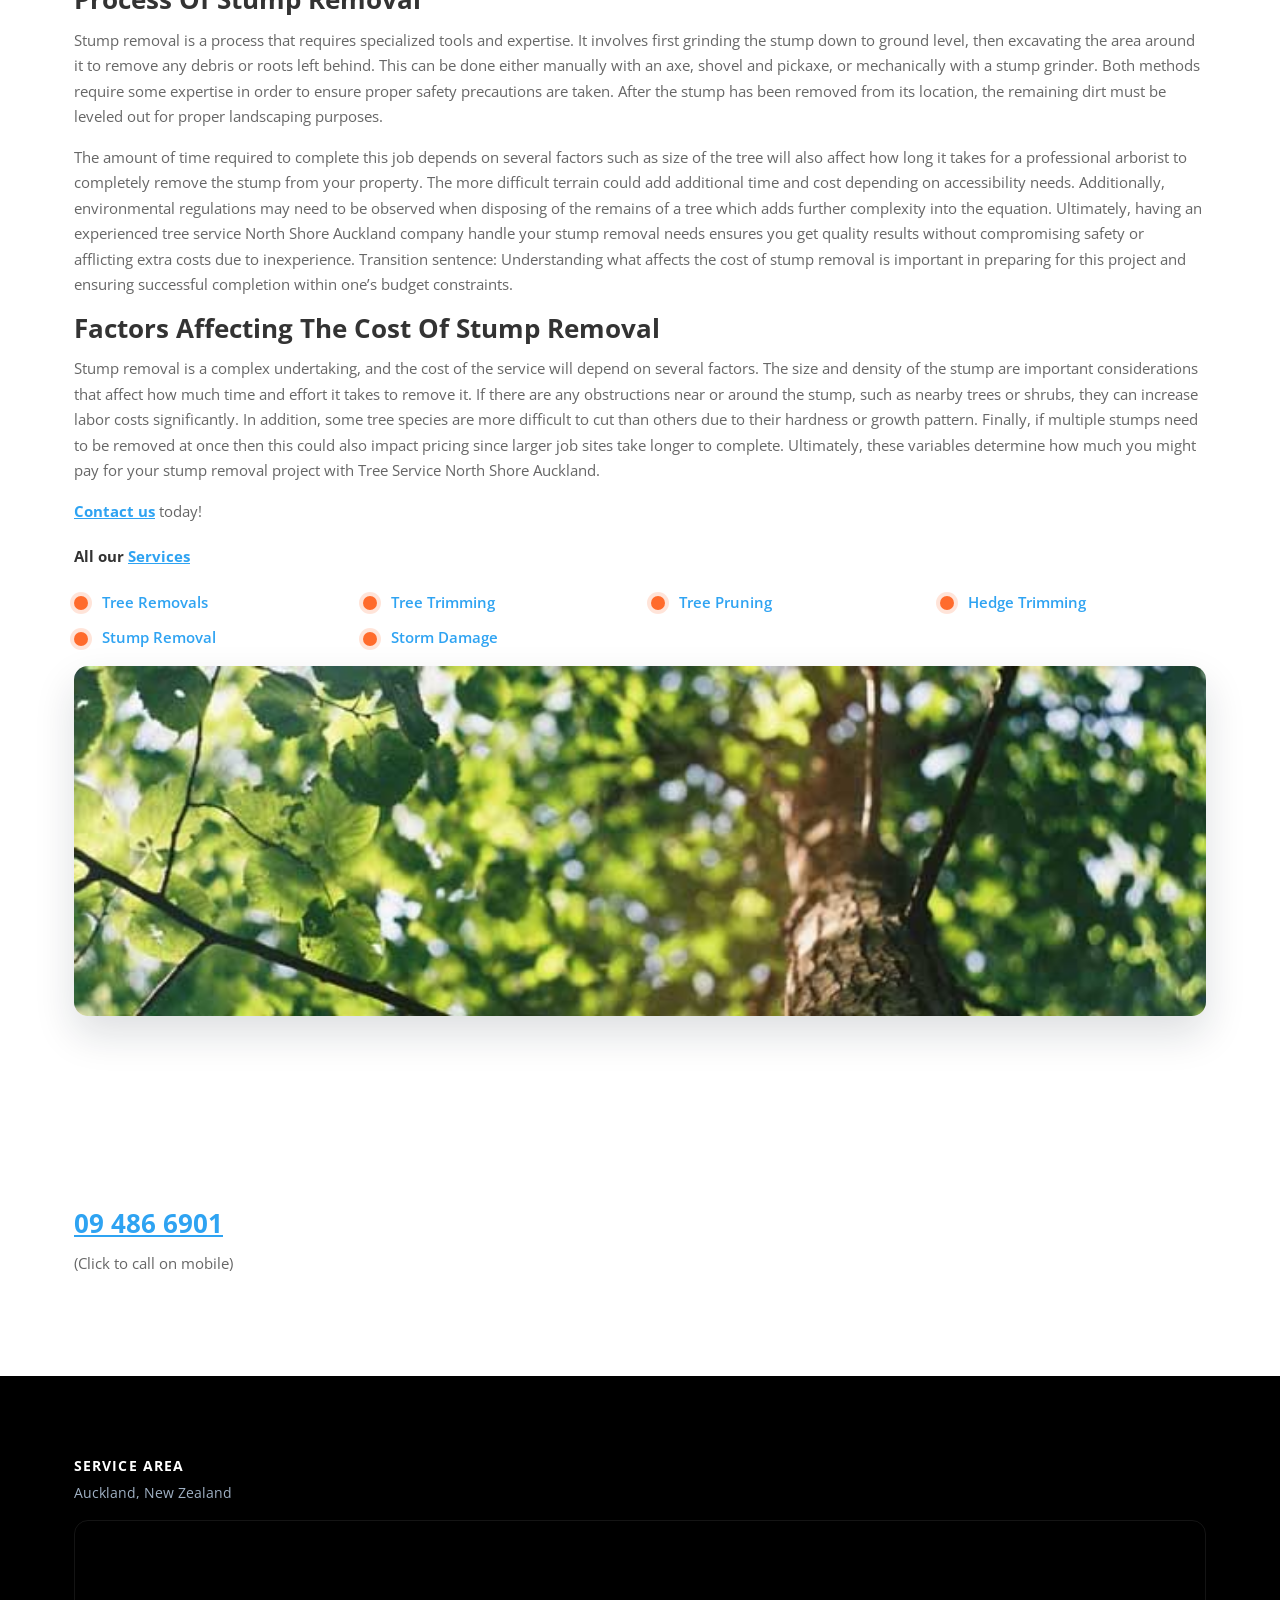
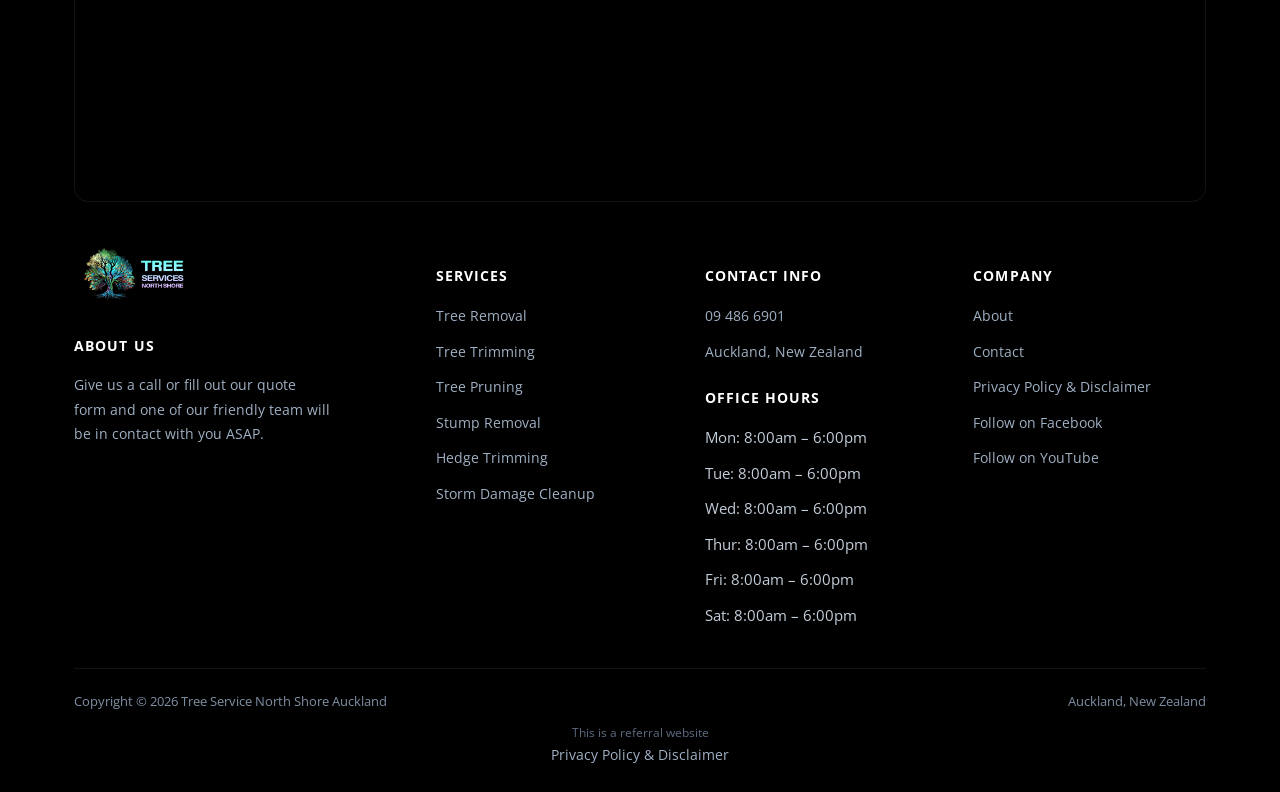
<file: stump-removal/index.html>
<!doctype html>
<html lang="en-NZ">
<head>
<!-- Google tag (gtag.js) -->
<script async src="https://www.googletagmanager.com/gtag/js?id=AW-11106878688"></script>
<script>
  window.dataLayer = window.dataLayer || [];
  function gtag(){dataLayer.push(arguments);}
  gtag('js', new Date());
  gtag('config', 'AW-11106878688');
</script>
<meta charset="UTF-8">
<meta name="viewport" content="width=device-width, initial-scale=1.0">
<link rel="icon" href="/favicon-32.png" sizes="32x32" type="image/png">
<link rel="icon" href="/favicon-192.png" sizes="192x192" type="image/png">
<link rel="apple-touch-icon" href="/apple-touch-icon.png">
<title>Stump Removal - Tree Service North Shore Auckland Pros</title>
<meta name="description" content="Are you in the North Shore area of Auckland and need a tree service? If so, Tree Service North Shore Auckland is your answer. They offer an incredible stump">
<meta name="robots" content="follow, index, max-snippet:-1, max-video-preview:-1, max-image-preview:large">
<link rel="canonical" href="https://treeservicenorthshore.co.nz/stump-removal/">
<meta property="og:locale" content="en_US">
<meta property="og:type" content="article">
<meta property="og:title" content="Stump Removal - Tree Service North Shore Auckland Pros">
<meta property="og:description" content="Are you in the North Shore area of Auckland and need a tree service? If so, Tree Service North Shore Auckland is your answer. They offer an incredible stump">
<meta property="og:url" content="https://treeservicenorthshore.co.nz/stump-removal/">
<meta property="og:site_name" content="Tree Service North Shore Auckland Pros">
<meta name="twitter:card" content="summary_large_image">
<meta name="twitter:title" content="Stump Removal - Tree Service North Shore Auckland Pros">
<meta name="twitter:description" content="Are you in the North Shore area of Auckland and need a tree service? If so, Tree Service North Shore Auckland is your answer. They offer an incredible stump">
<meta name="twitter:label1" content="Time to read">
<meta name="twitter:data1" content="11 minutes">
<script type="application/ld+json">{"@context": "https://schema.org", "@graph": [{"@type": "Place", "@id": "https://treeservicenorthshore.co.nz/#place", "address": {"@type": "PostalAddress", "streetAddress": "17 Cashel Place", "addressLocality": "Torbay", "addressRegion": "Auckland", "postalCode": "0630", "addressCountry": "New Zealand"}}, {"@type": "Organization", "@id": "https://treeservicenorthshore.co.nz/#organization", "name": "Tree Services North Shore Auckland", "url": "https://treeservicenorthshore.co.nz", "email": "info@treeservicenorthshore.co.nz", "address": {"@type": "PostalAddress", "streetAddress": "17 Cashel Place", "addressLocality": "Torbay", "addressRegion": "Auckland", "postalCode": "0630", "addressCountry": "New Zealand"}, "logo": {"@type": "ImageObject", "@id": "https://treeservicenorthshore.co.nz/#logo", "url": "https://treeservicenorthshore.co.nz/images/Nshore-AKL-sq.png", "contentUrl": "https://treeservicenorthshore.co.nz/images/Nshore-AKL-sq.png", "caption": "Tree Service North Shore Auckland Pros", "inLanguage": "en-US", "width": "396", "height": "396"}, "contactPoint": [{"@type": "ContactPoint", "telephone": "+64-9-486-6901", "contactType": "customer support"}], "location": {"@id": "https://treeservicenorthshore.co.nz/#place"}}, {"@type": "WebSite", "@id": "https://treeservicenorthshore.co.nz/#website", "url": "https://treeservicenorthshore.co.nz", "name": "Tree Service North Shore Auckland Pros", "alternateName": "North Shore Tree Services", "publisher": {"@id": "https://treeservicenorthshore.co.nz/#organization"}, "inLanguage": "en-US"}, {"@type": "WebPage", "@id": "https://treeservicenorthshore.co.nz/stump-removal/#webpage", "url": "https://treeservicenorthshore.co.nz/stump-removal/", "name": "Stump Removal - Tree Service North Shore Auckland Pros", "datePublished": "2023-03-23T18:45:46+00:00", "dateModified": "2023-03-23T18:45:51+00:00", "isPartOf": {"@id": "https://treeservicenorthshore.co.nz/#website"}, "inLanguage": "en-US"}, {"@type": "Person", "@id": "https://treeservicenorthshore.co.nz/author/samstoysnzgmail-com/", "name": "samstoysnz@gmail.com", "url": "https://treeservicenorthshore.co.nz/author/samstoysnzgmail-com/", "image": {"@type": "ImageObject", "@id": "https://secure.gravatar.com/avatar/1a805ecce72dbea624f8210f16b617142cd50f277b3b90b3f68485606a558cd0?s=96&amp;d=mm&amp;r=g", "url": "https://secure.gravatar.com/avatar/1a805ecce72dbea624f8210f16b617142cd50f277b3b90b3f68485606a558cd0?s=96&amp;d=mm&amp;r=g", "caption": "samstoysnz@gmail.com", "inLanguage": "en-US"}, "sameAs": ["https://treeservicenorthshore.co.nz"], "worksFor": {"@id": "https://treeservicenorthshore.co.nz/#organization"}}, {"@type": "Article", "headline": "Stump Removal - Tree Service North Shore Auckland Pros", "keywords": "Stump Removal North Shore", "datePublished": "2023-03-23T18:45:46+00:00", "dateModified": "2023-03-23T18:45:51+00:00", "author": {"@id": "https://treeservicenorthshore.co.nz/author/samstoysnzgmail-com/", "name": "samstoysnz@gmail.com"}, "publisher": {"@id": "https://treeservicenorthshore.co.nz/#organization"}, "description": "Are you in the North Shore area of Auckland and need a tree service? If so, Tree Service North Shore Auckland is your answer. They offer an incredible stump", "name": "Stump Removal - Tree Service North Shore Auckland Pros", "@id": "https://treeservicenorthshore.co.nz/stump-removal/#richSnippet", "isPartOf": {"@id": "https://treeservicenorthshore.co.nz/stump-removal/#webpage"}, "inLanguage": "en-US", "mainEntityOfPage": {"@id": "https://treeservicenorthshore.co.nz/stump-removal/#webpage"}}]}</script>
<script type="application/ld+json">{"@context": "https://schema.org", "@type": "BreadcrumbList", "itemListElement": [{"@type": "ListItem", "position": 1, "name": "Home", "item": "https://treeservicenorthshore.co.nz/"}, {"@type": "ListItem", "position": 2, "name": "Stump Removal", "item": "https://treeservicenorthshore.co.nz/stump-removal/"}]}</script>
<script type="application/ld+json">{"@context": "https://schema.org", "@type": "Service", "serviceType": "Stump Removal", "name": "Stump Removal", "provider": {"@type": "LocalBusiness", "name": "Tree Service North Shore Auckland", "telephone": "+6494866901"}, "areaServed": {"@type": "AdministrativeArea", "name": "North Shore, Auckland"}, "url": "https://treeservicenorthshore.co.nz/stump-removal/"}</script>
<link rel="preconnect" href="https://fonts.googleapis.com">
<link rel="preconnect" href="https://fonts.gstatic.com" crossorigin>
<link rel="preload" as="style" href="https://fonts.googleapis.com/css2?family=Open+Sans:wght@400;600;700;800&display=swap" onload="this.onload=null;this.rel='stylesheet'">
<noscript><link rel="stylesheet" href="https://fonts.googleapis.com/css2?family=Open+Sans:wght@400;600;700;800&display=swap"></noscript>
<link rel="stylesheet" href="/css/style.css">
</head>
<body class="">
<header class="classic">
  <div class="c-head wrap">
    <a href="/" class="brand"><img src="/images/Nshore-AKL-Long.png" alt="Tree Service North Shore Auckland" width="396" height="181"></a>
    <nav class="links"><a href="/">Home</a><a href="/about/">About</a><div class="nav-item"><a href="#!">Services <svg viewBox="0 0 24 24" fill="none" stroke-width="2.4" stroke-linecap="round" stroke-linejoin="round"><path d="m6 9 6 6 6-6"/></svg></a><div class="nav-dropdown"><a href="/tree-removal/">Tree Removal</a><a href="/tree-trimming/">Tree Trimming</a><a href="/tree-pruning/">Tree Pruning</a><a href="/stump-removal/">Stump Removal</a><a href="/hedge-trimming/">Hedge Trimming</a><a href="/storm-damage/">Storm Damage Cleanup</a></div></div><a href="/contact/">Contact</a></nav>
    <button type="button" class="hamburger-btn" id="hamburgerBtn" aria-label="Open menu" aria-expanded="false"><svg viewBox="0 0 24 24" fill="none" stroke="#fff" stroke-width="2.4" stroke-linecap="round" stroke-linejoin="round"><path d="M4 7h16M4 12h16M4 17h16"/></svg></button>
  </div>
  <div class="mobile-menu" id="mobileMenu"><a href="/">Home</a><a href="/about/">About</a><a href="#">Services</a><div class="mobile-submenu"><a href="/tree-removal/">Tree Removal</a><a href="/tree-trimming/">Tree Trimming</a><a href="/tree-pruning/">Tree Pruning</a><a href="/stump-removal/">Stump Removal</a><a href="/hedge-trimming/">Hedge Trimming</a><a href="/storm-damage/">Storm Damage Cleanup</a></div><a href="/contact/">Contact</a><a href="tel:094866901" class="mobile-menu-phone">Call 09 486 6901</a></div>
</header>
<main>
<section class="hero-c next-dark" id="top"><div class="hero-c-box"><div class="row"><div class="text"><h1>Stump Removal North Shore</h1></div><p class="btn-wrap"><a class="btn btn-primary" href="tel:094866901">09 486 6901</a></p></div></div></section>
<section class="sec-dark"><div class="wrap"><div class="row"><div class="text">

<h2>Stump Removal in Auckland’s North Shore</h2>

</div></div><div class="row cols cols-2 formrow"><div class="col"><div class="figure"><img src="/images/Stump-removal-christchurch.jpg" alt="Stump Removal North Shore Auckland" width="502" height="285" loading="lazy" decoding="async"></div><div class="text"><p>Are you in the North Shore area of Auckland and need a tree service? If so, Tree Service North Shore Auckland is your answer. They offer an incredible stump removal service that will help clear away any unwanted stumps from your property quickly and efficiently. With their state-of-the-art equipment, they can easily remove all types of stumps!</p>
<p>Stump removal can be a tricky process for homeowners who don’t have the right tools or know-how to do it correctly. That’s why many people turn to professionals like <a href="/">Tree Service North Shore Auckland</a> – they specialize in this type of work and provide quality results every time. Not only are their services reliable, but they also offer competitive pricing, making them a great choice for anyone looking to get rid of a pesky stump without breaking the bank.</p>
<p>No matter what kind of stump removal project you have in mind,Tree Service North Shore Auckland has got you covered! Their team of experienced professionals is ready to tackle even the toughest jobs, ensuring that it’ll get done quickly and effectively no matter how big or small your project may be. Read on to learn more about their amazing stump removal services!</p></div></div><div class="col"><div class="text"><h2><strong>FREE INSTANT QUOTE!<br></strong></h2></div><div class="form-card"><iframe src="https://api.leadconnectorhq.com/widget/form/1JYGwuIHo6WyPs5yPRcu" style="width:100%;height:100%;min-height:900px;border:none;border-radius:14px" id="inline-1JYGwuIHo6WyPs5yPRcu" data-layout="{'id':'INLINE'}" data-trigger-type="alwaysShow" data-trigger-value="" data-activation-type="alwaysActivated" data-activation-value="" data-deactivation-type="neverDeactivate" data-deactivation-value="" data-form-name="Tree service Enquiry N SHORE" data-height="900" data-layout-iframe-id="inline-1JYGwuIHo6WyPs5yPRcu" data-form-id="1JYGwuIHo6WyPs5yPRcu" data-cookie-consent="true" data-cookie-consent-provider="auto" title="Tree service Enquiry N SHORE"></iframe></div></div></div></div></section>
<section class="bg-paper"><div class="wrap"><div class="row"><div class="text"><h2>Our Stump Removal Services</h2>
<p>Stump removal is the process of removing a tree stump from the ground. It involves cutting down the remaining trunk and roots below the soil surface, then grinding or chipping them until they are gone. Stump removal can be done by hand with an ax or saw, but it’s often more efficient to use specialized machinery like a tractor-mounted stump grinder for larger stumps. The main benefit of stump removal is that it eliminates potential hazards associated with having a large object in your yard. By being proactive about stump removal, you can help ensure that your property remains safe and accessible for yourself and others who may be coming over.</p>
<h2>Benefits Of Professional Tree Service North Shore Auckland</h2>
<p>Tree Service North Shore Auckland professionals possess the necessary knowledge, experience and specialized tools to safely and effectively remove tree stumps. Hiring a professional for stump removal can be beneficial in many ways. Here are three advantages of hiring a professional:</p>
<p>1. **Time-Saving** – Professional services save time because they use specialized equipment that speeds up the process of grinding or removing a tree stump.</p>
<p>2. **Cost Efficient** – Most tree removal companies offer competitive prices and often have packages available at discounted rates. They also provide additional services like clearing away debris after the job is done which helps save money on labor costs.</p>
<p>3. **Safety** – Removing a large tree stump without proper training and equipment can be dangerous, as it involves using power tools such as chainsaws, axes and mechanical grinders. Professionals have the right safety gear and experience to do this job properly with minimal risk of injury or damage to property.</p>
<p>Hiring professionals from Tree Service North Shore Auckland can help ensure that your stump removal project goes smoothly without any unnecessary risks or delays. With their expertise, you can rest assured that your stump will be removed quickly and efficiently while considering all safety measures. From here we move onto discussing safety measures for successful stump removal projects by professionals from Tree Service North Shore Auckland.</p>
<p>More<a href="/about/"> about us</a>.</p></div><div class="figure"><img src="/images/tree-strip2-1.jpg" alt="arborist up tree in Christchurch trimming and pruning" width="800" height="254" loading="lazy" decoding="async"></div></div><div class="row"><div class="text"><h2>Safety Measures For Stump Removal</h2>
<p>When it comes to stump removal, safety should always be the top priority. Tree Service North Shore Auckland takes all necessary safety measures when performing a stump removal job. This includes having protective gear on hand such as gloves, helmets and goggles to protect our workers from flying debris and other potential hazards. We also use specialised tools and machinery that are designed for safe operation in order to minimise risk of harm or injury during the process.</p>
<p>Before starting any work, we inspect the area thoroughly for possible dangers like underground utilities, power lines or exposed roots which could potentially cause damage if not properly handled. Our team will take extra caution while working around these areas to ensure no harm is done during the removal process. Furthermore, our staff receive regular training in best practices related to tree service and they have extensive experience in dealing with stumps safely and efficiently.</p>
<h2>Process Of Stump Removal</h2>
<p>Stump removal is a process that requires specialized tools and expertise. It involves first grinding the stump down to ground level, then excavating the area around it to remove any debris or roots left behind. This can be done either manually with an axe, shovel and pickaxe, or mechanically with a stump grinder. Both methods require some expertise in order to ensure proper safety precautions are taken. After the stump has been removed from its location, the remaining dirt must be leveled out for proper landscaping purposes.</p>
<p>The amount of time required to complete this job depends on several factors such as size of the tree will also affect how long it takes for a professional arborist to completely remove the stump from your property. The more difficult terrain could add additional time and cost depending on accessibility needs. Additionally, environmental regulations may need to be observed when disposing of the remains of a tree which adds further complexity into the equation. Ultimately, having an experienced tree service North Shore Auckland company handle your stump removal needs ensures you get quality results without compromising safety or afflicting extra costs due to inexperience. Transition sentence: Understanding what affects the cost of stump removal is important in preparing for this project and ensuring successful completion within one’s budget constraints.</p>
<h2>Factors Affecting The Cost Of Stump Removal</h2>
<p>Stump removal is a complex undertaking, and the cost of the service will depend on several factors. The size and density of the stump are important considerations that affect how much time and effort it takes to remove it. If there are any obstructions near or around the stump, such as nearby trees or shrubs, they can increase labor costs significantly. In addition, some tree species are more difficult to cut than others due to their hardness or growth pattern. Finally, if multiple stumps need to be removed at once then this could also impact pricing since larger job sites take longer to complete. Ultimately, these variables determine how much you might pay for your stump removal project with Tree Service North Shore Auckland.</p>
<p><a href="/contact/">Contact us</a> today!</p></div><div class="text"><h4><strong>All our <a href="/">Services</a></strong></h4>
<ul>
<li><a href="/tree-removal/">Tree Removals</a></li>
<li><a href="/tree-trimming/">Tree Trimming</a></li>
<li><a href="/tree-pruning/">Tree Pruning</a></li>
<li><a href="/hedge-trimming/">Hedge Trimming</a></li>
<li><a href="/stump-removal/">Stump Removal</a></li>
<li><a href="/storm-damage/">Storm Damage</a></li>
</ul></div><div class="figure"><img src="/images/Baner-image-3-1.jpg" alt="nice tree that&#x27;s been felled by our professional arborists" width="650" height="201" loading="lazy" decoding="async"></div></div></div></section>
<section class=""><div class="wrap"><div class="row"><div class="text"><h2><u><a href="tel:094866901">09 486 6901</a></u></h2>
<p>(Click to call on mobile)</p></div></div></div></section>
</main>
<footer>
  <div class="wrap">
    <div class="footer-map-head"><h4>Service Area</h4><p>Auckland, New Zealand</p></div><div class="footer-map"><iframe src="https://www.google.com/maps/embed?pb=!1m14!1m8!1m3!1d102300.0282164413!2d174.722585!3d-36.7495502!3m2!1i1024!2i768!4f13.1!3m3!1m2!1s0xa351a50af33dd05b%3A0xe43c5d1c3cdaa1fe!2sTree%20Service%20North%20Shore%20Auckland!5e0!3m2!1sen!2snz!4v1678823859809!5m2!1sen!2snz" width="600" height="280" style="border:0" allowfullscreen loading="lazy" referrerpolicy="no-referrer-when-downgrade" title="Tree Service North Shore Auckland service area map"></iframe></div>
    <div class="footer-grid "><div class="footer-brand"><a href="/" class="brand"><img src="/images/Nshore-AKL-Long.png" alt="Tree Service North Shore Auckland" width="396" height="181" loading="lazy"></a><h4>About us</h4><p>Give us a call or fill out our quote form and one of our friendly team will be in contact with you ASAP.</p></div><div><h4>Services</h4><ul><li><a href="/tree-removal/">Tree Removal</a></li><li><a href="/tree-trimming/">Tree Trimming</a></li><li><a href="/tree-pruning/">Tree Pruning</a></li><li><a href="/stump-removal/">Stump Removal</a></li><li><a href="/hedge-trimming/">Hedge Trimming</a></li><li><a href="/storm-damage/">Storm Damage Cleanup</a></li></ul></div><div><h4>Contact Info</h4><ul><li><a href="tel:094866901">09 486 6901</a></li><li><a href="https://goo.gl/maps/chvnurM3AeTjNzAj7" target="_blank" rel="noopener">Auckland, New Zealand</a></li></ul><h4 style="margin-top:22px;">Office Hours</h4><ul><li>Mon: 8:00am &ndash; 6:00pm</li><li>Tue: 8:00am &ndash; 6:00pm</li><li>Wed: 8:00am &ndash; 6:00pm</li><li>Thur: 8:00am &ndash; 6:00pm</li><li>Fri: 8:00am &ndash; 6:00pm</li><li>Sat: 8:00am &ndash; 6:00pm</li></ul></div><div><h4>Company</h4><ul><li><a href="/about/">About</a></li><li><a href="/contact/">Contact</a></li><li><a href="/privacy-policy/">Privacy Policy &amp; Disclaimer</a></li><li><a href="https://www.facebook.com/profile.php?id=100090646135302" target="_blank" rel="noopener">Follow on Facebook</a></li><li><a href="https://www.youtube.com/channel/UC_sRtcgdpdR-Z8NWRMXJEhw" target="_blank" rel="noopener">Follow on YouTube</a></li></ul></div></div>
    <div class="footer-bottom"><span>Copyright &copy; 2026 Tree Service North Shore Auckland</span><span>Auckland, New Zealand</span></div>
    <div class="footer-disclosure">This is a referral website<br><a href="/privacy-policy/">Privacy Policy &amp; Disclaimer</a></div>
  </div>
</footer>
<script>
(function(){var b=document.getElementById('hamburgerBtn'),m=document.getElementById('mobileMenu');if(!b||!m)return;b.addEventListener('click',function(){var o=m.classList.toggle('open');b.setAttribute('aria-expanded',o?'true':'false');});})();
</script>
<script src="https://link.msgsndr.com/js/form_embed.js" defer></script>
</body>
</html>
</file>
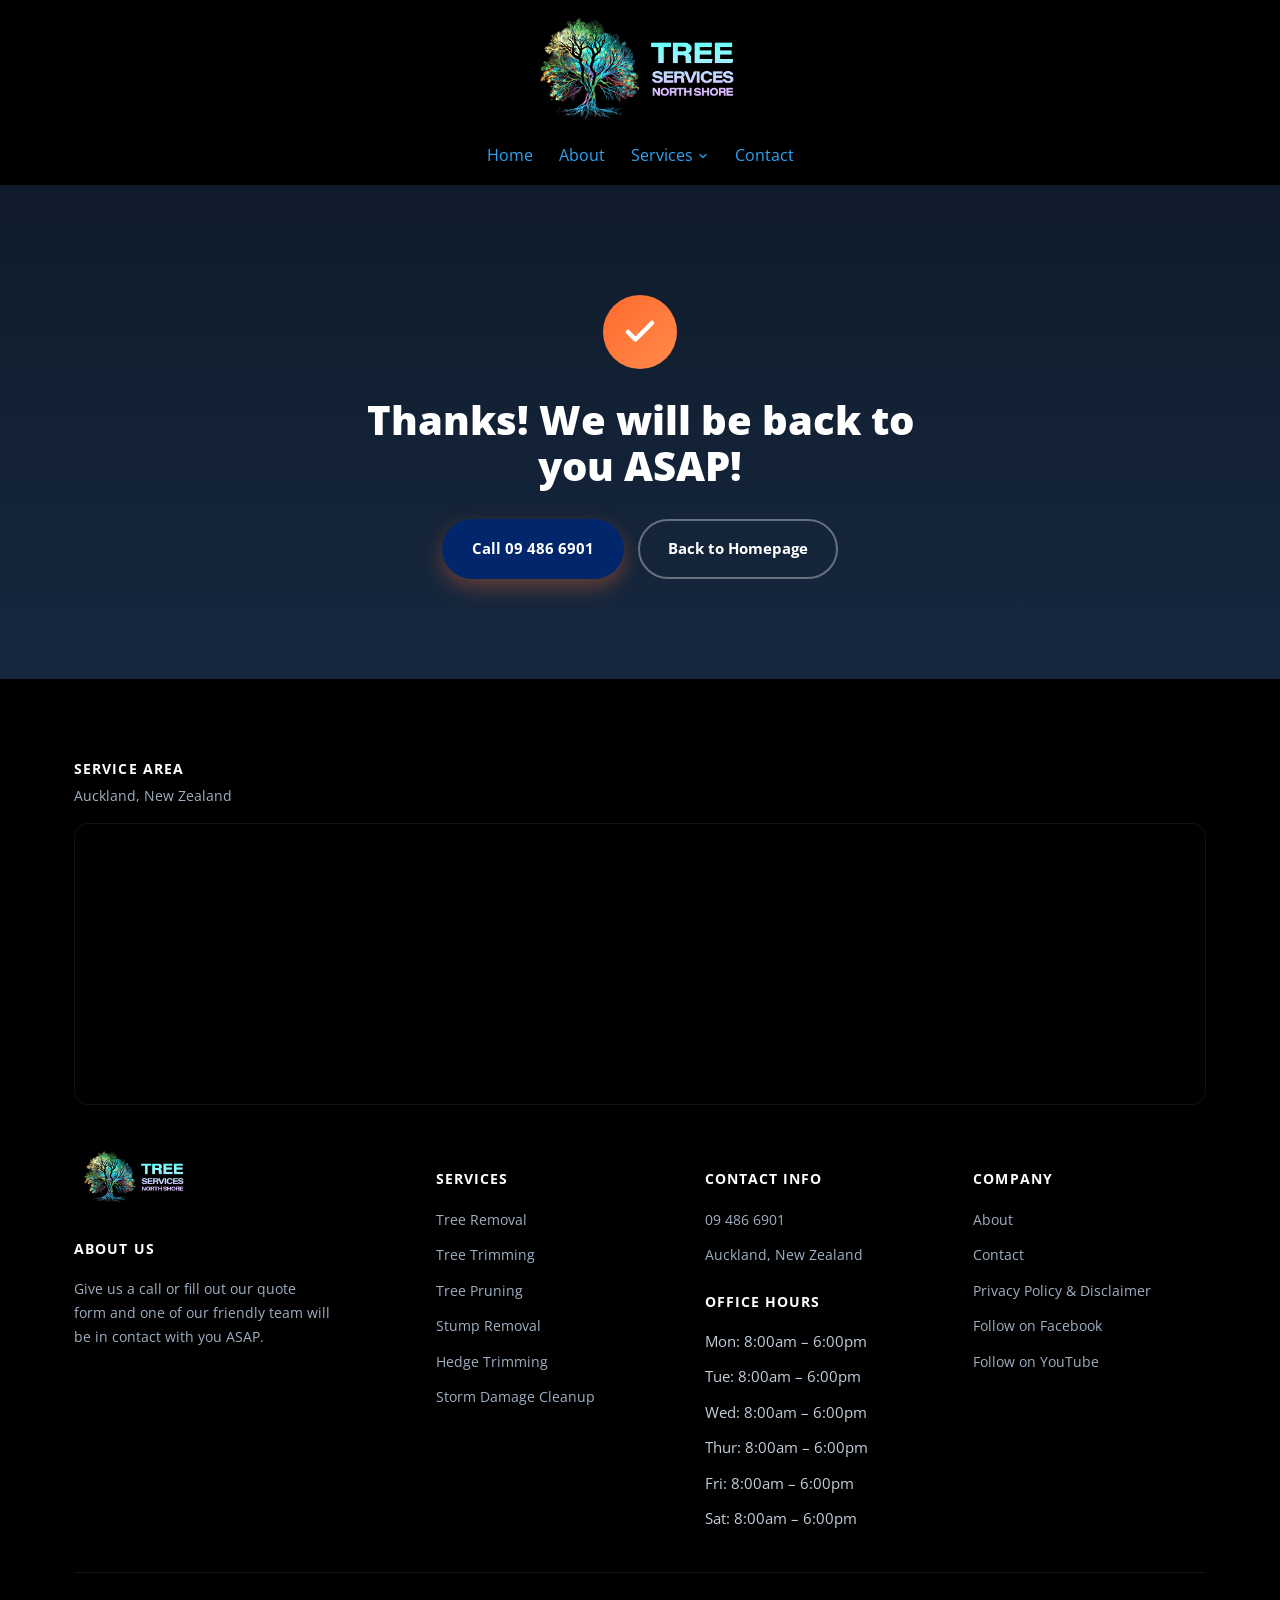
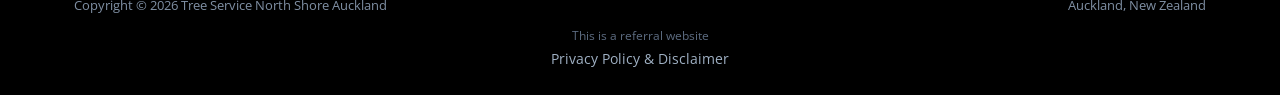
<file: thanks/index.html>
<!doctype html>
<html lang="en-NZ">
<head>
<!-- Google tag (gtag.js) -->
<script async src="https://www.googletagmanager.com/gtag/js?id=AW-11106878688"></script>
<script>
  window.dataLayer = window.dataLayer || [];
  function gtag(){dataLayer.push(arguments);}
  gtag('js', new Date());
  gtag('config', 'AW-11106878688');
</script>
<meta charset="UTF-8">
<meta name="viewport" content="width=device-width, initial-scale=1.0">
<link rel="icon" href="/favicon-32.png" sizes="32x32" type="image/png">
<link rel="icon" href="/favicon-192.png" sizes="192x192" type="image/png">
<link rel="apple-touch-icon" href="/apple-touch-icon.png">
<title>Thanks - Tree Service North Shore Auckland Pros</title>
<meta name="description" content="gtag(&#x27;event&#x27;, &#x27;conversion&#x27;, {&#x27;send_to&#x27;: &#x27;AW-11106878688/zLnaCLuog48YEOCJlrAp&#x27;});">
<meta name="robots" content="follow, index, max-snippet:-1, max-video-preview:-1, max-image-preview:large">
<link rel="canonical" href="https://treeservicenorthshore.co.nz/thanks/">
<meta property="og:locale" content="en_US">
<meta property="og:type" content="article">
<meta property="og:title" content="Thanks - Tree Service North Shore Auckland Pros">
<meta property="og:description" content="gtag(&#x27;event&#x27;, &#x27;conversion&#x27;, {&#x27;send_to&#x27;: &#x27;AW-11106878688/zLnaCLuog48YEOCJlrAp&#x27;});">
<meta property="og:url" content="https://treeservicenorthshore.co.nz/thanks/">
<meta property="og:site_name" content="Tree Service North Shore Auckland Pros">
<meta name="twitter:card" content="summary_large_image">
<meta name="twitter:title" content="Thanks - Tree Service North Shore Auckland Pros">
<meta name="twitter:description" content="gtag(&#x27;event&#x27;, &#x27;conversion&#x27;, {&#x27;send_to&#x27;: &#x27;AW-11106878688/zLnaCLuog48YEOCJlrAp&#x27;});">
<meta name="twitter:label1" content="Time to read">
<meta name="twitter:data1" content="Less than a minute">
<script type="application/ld+json">{"@context": "https://schema.org", "@graph": [{"@type": "Place", "@id": "https://treeservicenorthshore.co.nz/#place", "address": {"@type": "PostalAddress", "streetAddress": "17 Cashel Place", "addressLocality": "Torbay", "addressRegion": "Auckland", "postalCode": "0630", "addressCountry": "New Zealand"}}, {"@type": "Organization", "@id": "https://treeservicenorthshore.co.nz/#organization", "name": "Tree Services North Shore Auckland", "url": "https://treeservicenorthshore.co.nz", "email": "info@treeservicenorthshore.co.nz", "address": {"@type": "PostalAddress", "streetAddress": "17 Cashel Place", "addressLocality": "Torbay", "addressRegion": "Auckland", "postalCode": "0630", "addressCountry": "New Zealand"}, "logo": {"@type": "ImageObject", "@id": "https://treeservicenorthshore.co.nz/#logo", "url": "https://treeservicenorthshore.co.nz/images/Nshore-AKL-sq.png", "contentUrl": "https://treeservicenorthshore.co.nz/images/Nshore-AKL-sq.png", "caption": "Tree Service North Shore Auckland Pros", "inLanguage": "en-US", "width": "396", "height": "396"}, "contactPoint": [{"@type": "ContactPoint", "telephone": "+64-9-486-6901", "contactType": "customer support"}], "location": {"@id": "https://treeservicenorthshore.co.nz/#place"}}, {"@type": "WebSite", "@id": "https://treeservicenorthshore.co.nz/#website", "url": "https://treeservicenorthshore.co.nz", "name": "Tree Service North Shore Auckland Pros", "alternateName": "North Shore Tree Services", "publisher": {"@id": "https://treeservicenorthshore.co.nz/#organization"}, "inLanguage": "en-US"}, {"@type": "WebPage", "@id": "https://treeservicenorthshore.co.nz/thanks/#webpage", "url": "https://treeservicenorthshore.co.nz/thanks/", "name": "Thanks - Tree Service North Shore Auckland Pros", "datePublished": "2023-03-01T18:17:03+00:00", "dateModified": "2023-03-01T18:18:48+00:00", "isPartOf": {"@id": "https://treeservicenorthshore.co.nz/#website"}, "inLanguage": "en-US"}, {"@type": "Person", "@id": "https://treeservicenorthshore.co.nz/author/samstoysnzgmail-com/", "name": "samstoysnz@gmail.com", "url": "https://treeservicenorthshore.co.nz/author/samstoysnzgmail-com/", "image": {"@type": "ImageObject", "@id": "https://secure.gravatar.com/avatar/1a805ecce72dbea624f8210f16b617142cd50f277b3b90b3f68485606a558cd0?s=96&amp;d=mm&amp;r=g", "url": "https://secure.gravatar.com/avatar/1a805ecce72dbea624f8210f16b617142cd50f277b3b90b3f68485606a558cd0?s=96&amp;d=mm&amp;r=g", "caption": "samstoysnz@gmail.com", "inLanguage": "en-US"}, "sameAs": ["https://treeservicenorthshore.co.nz"], "worksFor": {"@id": "https://treeservicenorthshore.co.nz/#organization"}}, {"@type": "Article", "headline": "Thanks - Tree Service North Shore Auckland Pros", "datePublished": "2023-03-01T18:17:03+00:00", "dateModified": "2023-03-01T18:18:48+00:00", "author": {"@id": "https://treeservicenorthshore.co.nz/author/samstoysnzgmail-com/", "name": "samstoysnz@gmail.com"}, "publisher": {"@id": "https://treeservicenorthshore.co.nz/#organization"}, "description": "gtag(&#039;event&#039;, &#039;conversion&#039;, {&#039;send_to&#039;: &#039;AW-11106878688/zLnaCLuog48YEOCJlrAp&#039;});", "name": "Thanks - Tree Service North Shore Auckland Pros", "@id": "https://treeservicenorthshore.co.nz/thanks/#richSnippet", "isPartOf": {"@id": "https://treeservicenorthshore.co.nz/thanks/#webpage"}, "inLanguage": "en-US", "mainEntityOfPage": {"@id": "https://treeservicenorthshore.co.nz/thanks/#webpage"}}]}</script>
<script type="application/ld+json">{"@context": "https://schema.org", "@type": "BreadcrumbList", "itemListElement": [{"@type": "ListItem", "position": 1, "name": "Home", "item": "https://treeservicenorthshore.co.nz/"}, {"@type": "ListItem", "position": 2, "name": "Thanks", "item": "https://treeservicenorthshore.co.nz/thanks/"}]}</script>
<link rel="preconnect" href="https://fonts.googleapis.com">
<link rel="preconnect" href="https://fonts.gstatic.com" crossorigin>
<link rel="preload" as="style" href="https://fonts.googleapis.com/css2?family=Open+Sans:wght@400;600;700;800&display=swap" onload="this.onload=null;this.rel='stylesheet'">
<noscript><link rel="stylesheet" href="https://fonts.googleapis.com/css2?family=Open+Sans:wght@400;600;700;800&display=swap"></noscript>
<link rel="stylesheet" href="/css/style.css">
</head>
<body class="">
<header class="classic">
  <div class="c-head wrap">
    <a href="/" class="brand"><img src="/images/Nshore-AKL-Long.png" alt="Tree Service North Shore Auckland" width="396" height="181"></a>
    <nav class="links"><a href="/">Home</a><a href="/about/">About</a><div class="nav-item"><a href="#!">Services <svg viewBox="0 0 24 24" fill="none" stroke-width="2.4" stroke-linecap="round" stroke-linejoin="round"><path d="m6 9 6 6 6-6"/></svg></a><div class="nav-dropdown"><a href="/tree-removal/">Tree Removal</a><a href="/tree-trimming/">Tree Trimming</a><a href="/tree-pruning/">Tree Pruning</a><a href="/stump-removal/">Stump Removal</a><a href="/hedge-trimming/">Hedge Trimming</a><a href="/storm-damage/">Storm Damage Cleanup</a></div></div><a href="/contact/">Contact</a></nav>
    <button type="button" class="hamburger-btn" id="hamburgerBtn" aria-label="Open menu" aria-expanded="false"><svg viewBox="0 0 24 24" fill="none" stroke="#fff" stroke-width="2.4" stroke-linecap="round" stroke-linejoin="round"><path d="M4 7h16M4 12h16M4 17h16"/></svg></button>
  </div>
  <div class="mobile-menu" id="mobileMenu"><a href="/">Home</a><a href="/about/">About</a><a href="#">Services</a><div class="mobile-submenu"><a href="/tree-removal/">Tree Removal</a><a href="/tree-trimming/">Tree Trimming</a><a href="/tree-pruning/">Tree Pruning</a><a href="/stump-removal/">Stump Removal</a><a href="/hedge-trimming/">Hedge Trimming</a><a href="/storm-damage/">Storm Damage Cleanup</a></div><a href="/contact/">Contact</a><a href="tel:094866901" class="mobile-menu-phone">Call 09 486 6901</a></div>
</header>
<main><section class="thanks-hero"><div class="thanks-inner"><div class="thanks-check"><svg viewBox="0 0 24 24" fill="none" stroke-width="3" stroke-linecap="round" stroke-linejoin="round"><path d="M20 6 9 17l-5-5"/></svg></div><h1>Thanks! We will be back to you ASAP!</h1><div class="thanks-actions"><a href="tel:094866901" class="btn btn-primary">Call 09 486 6901</a><a href="/" class="btn btn-outline">Back to Homepage</a></div></div></section></main>
<footer>
  <div class="wrap">
    <div class="footer-map-head"><h4>Service Area</h4><p>Auckland, New Zealand</p></div><div class="footer-map"><iframe src="https://www.google.com/maps/embed?pb=!1m14!1m8!1m3!1d102300.0282164413!2d174.722585!3d-36.7495502!3m2!1i1024!2i768!4f13.1!3m3!1m2!1s0xa351a50af33dd05b%3A0xe43c5d1c3cdaa1fe!2sTree%20Service%20North%20Shore%20Auckland!5e0!3m2!1sen!2snz!4v1678823859809!5m2!1sen!2snz" width="600" height="280" style="border:0" allowfullscreen loading="lazy" referrerpolicy="no-referrer-when-downgrade" title="Tree Service North Shore Auckland service area map"></iframe></div>
    <div class="footer-grid "><div class="footer-brand"><a href="/" class="brand"><img src="/images/Nshore-AKL-Long.png" alt="Tree Service North Shore Auckland" width="396" height="181" loading="lazy"></a><h4>About us</h4><p>Give us a call or fill out our quote form and one of our friendly team will be in contact with you ASAP.</p></div><div><h4>Services</h4><ul><li><a href="/tree-removal/">Tree Removal</a></li><li><a href="/tree-trimming/">Tree Trimming</a></li><li><a href="/tree-pruning/">Tree Pruning</a></li><li><a href="/stump-removal/">Stump Removal</a></li><li><a href="/hedge-trimming/">Hedge Trimming</a></li><li><a href="/storm-damage/">Storm Damage Cleanup</a></li></ul></div><div><h4>Contact Info</h4><ul><li><a href="tel:094866901">09 486 6901</a></li><li><a href="https://goo.gl/maps/chvnurM3AeTjNzAj7" target="_blank" rel="noopener">Auckland, New Zealand</a></li></ul><h4 style="margin-top:22px;">Office Hours</h4><ul><li>Mon: 8:00am &ndash; 6:00pm</li><li>Tue: 8:00am &ndash; 6:00pm</li><li>Wed: 8:00am &ndash; 6:00pm</li><li>Thur: 8:00am &ndash; 6:00pm</li><li>Fri: 8:00am &ndash; 6:00pm</li><li>Sat: 8:00am &ndash; 6:00pm</li></ul></div><div><h4>Company</h4><ul><li><a href="/about/">About</a></li><li><a href="/contact/">Contact</a></li><li><a href="/privacy-policy/">Privacy Policy &amp; Disclaimer</a></li><li><a href="https://www.facebook.com/profile.php?id=100090646135302" target="_blank" rel="noopener">Follow on Facebook</a></li><li><a href="https://www.youtube.com/channel/UC_sRtcgdpdR-Z8NWRMXJEhw" target="_blank" rel="noopener">Follow on YouTube</a></li></ul></div></div>
    <div class="footer-bottom"><span>Copyright &copy; 2026 Tree Service North Shore Auckland</span><span>Auckland, New Zealand</span></div>
    <div class="footer-disclosure">This is a referral website<br><a href="/privacy-policy/">Privacy Policy &amp; Disclaimer</a></div>
  </div>
</footer>
<script>
(function(){var b=document.getElementById('hamburgerBtn'),m=document.getElementById('mobileMenu');if(!b||!m)return;b.addEventListener('click',function(){var o=m.classList.toggle('open');b.setAttribute('aria-expanded',o?'true':'false');});})();
</script>
<script src="https://link.msgsndr.com/js/form_embed.js" defer></script>
</body>
</html>
</file>
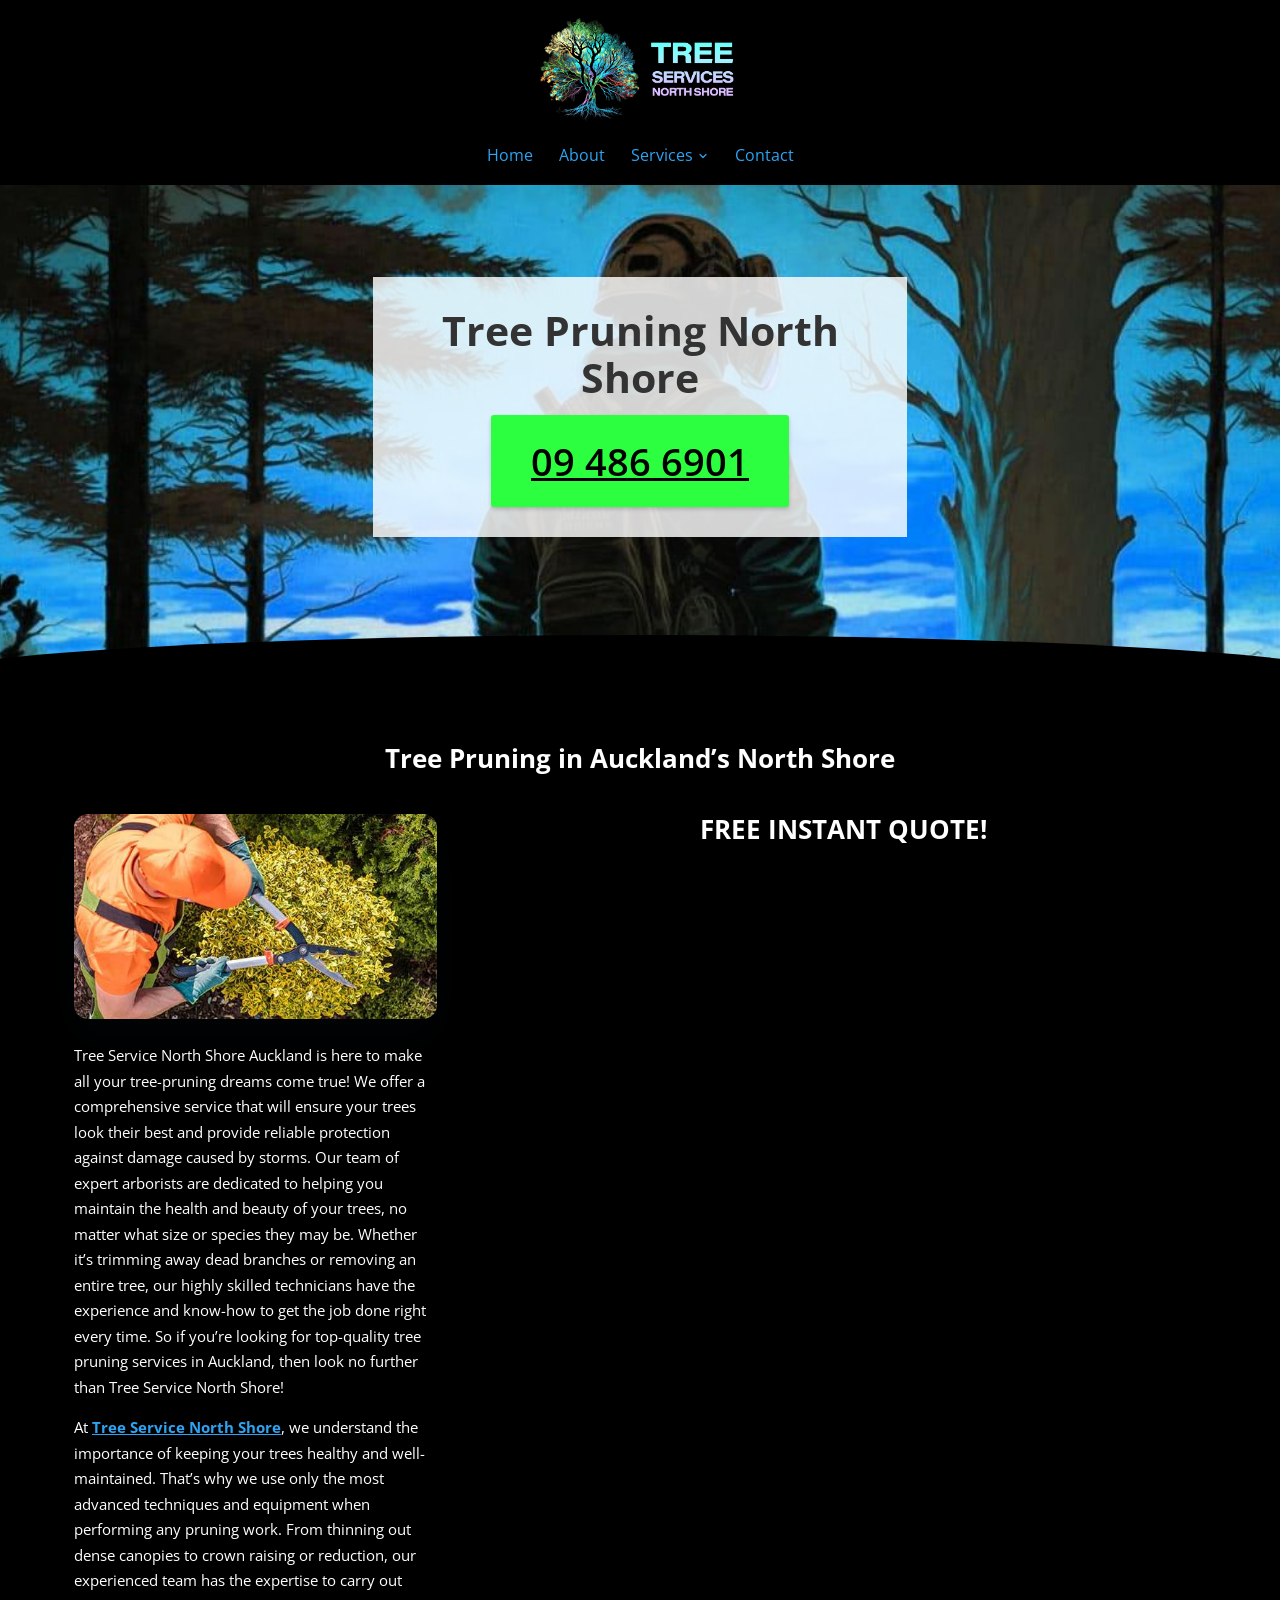
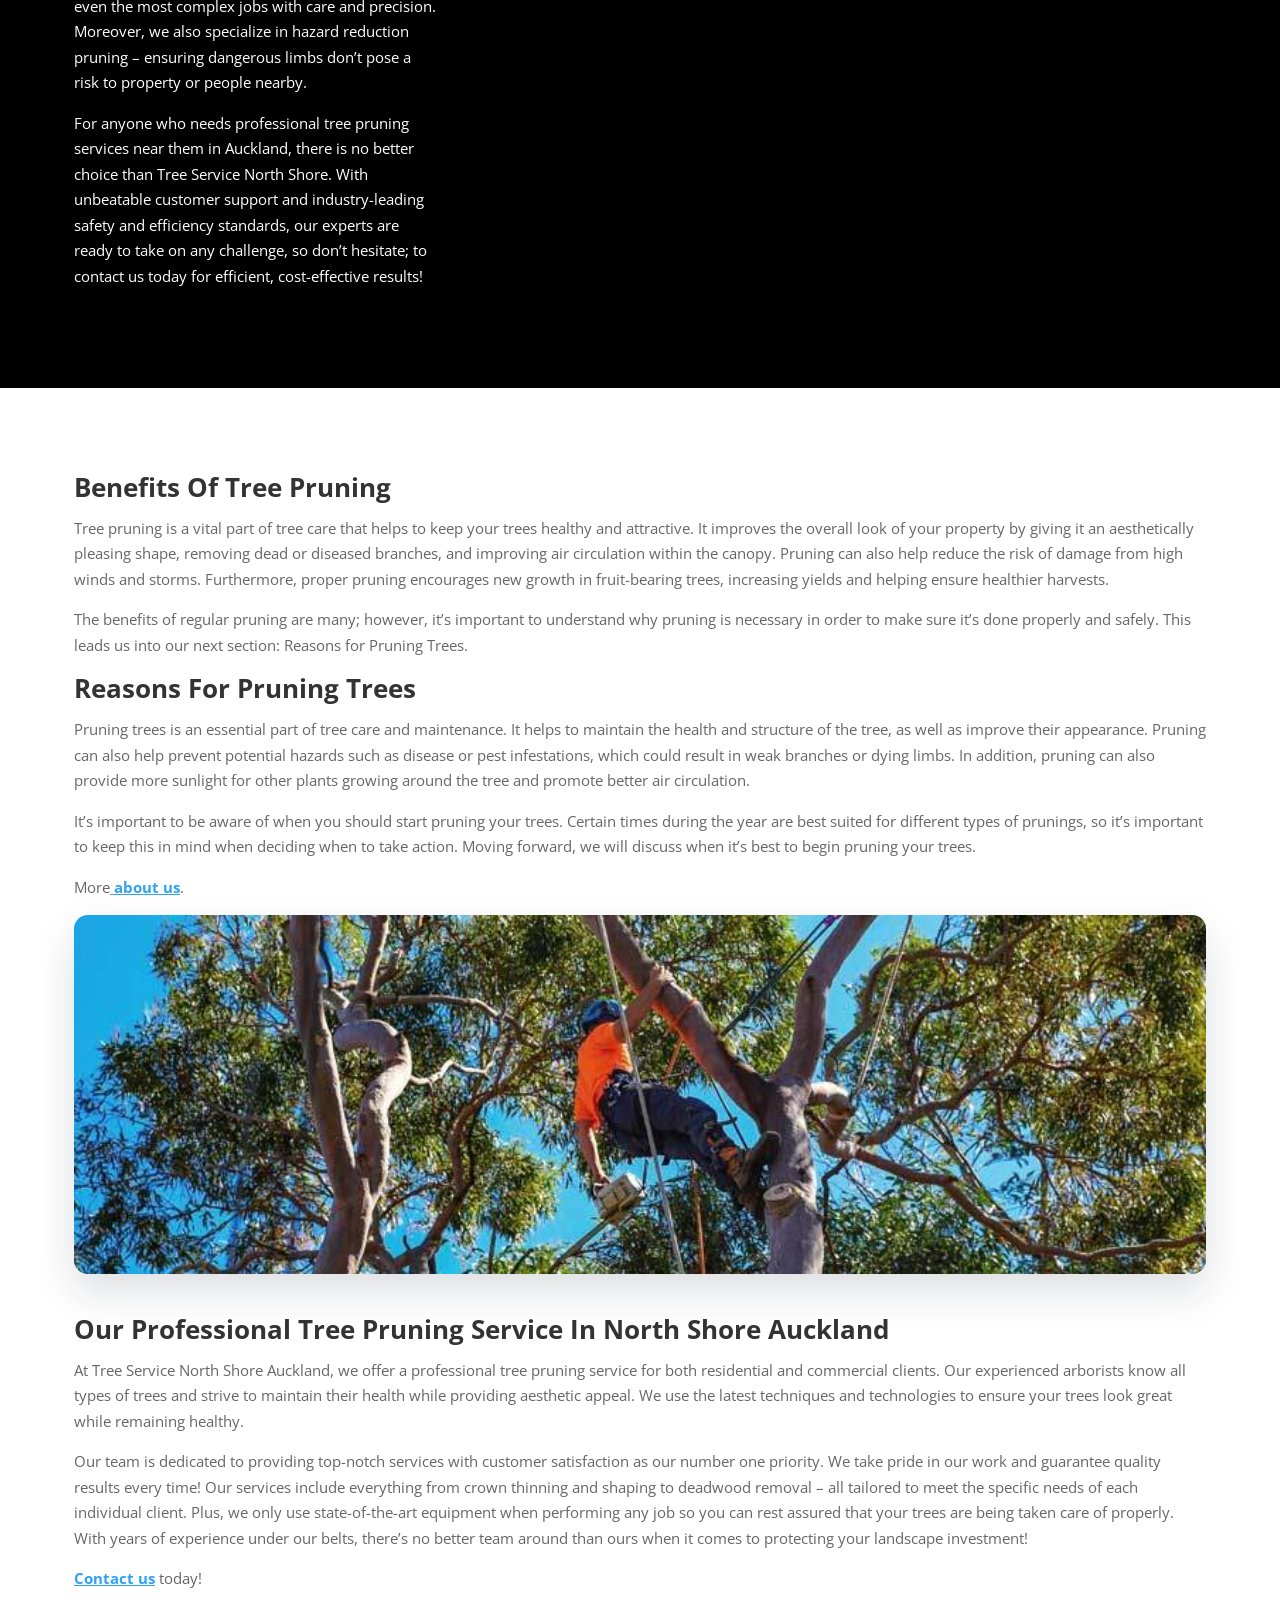
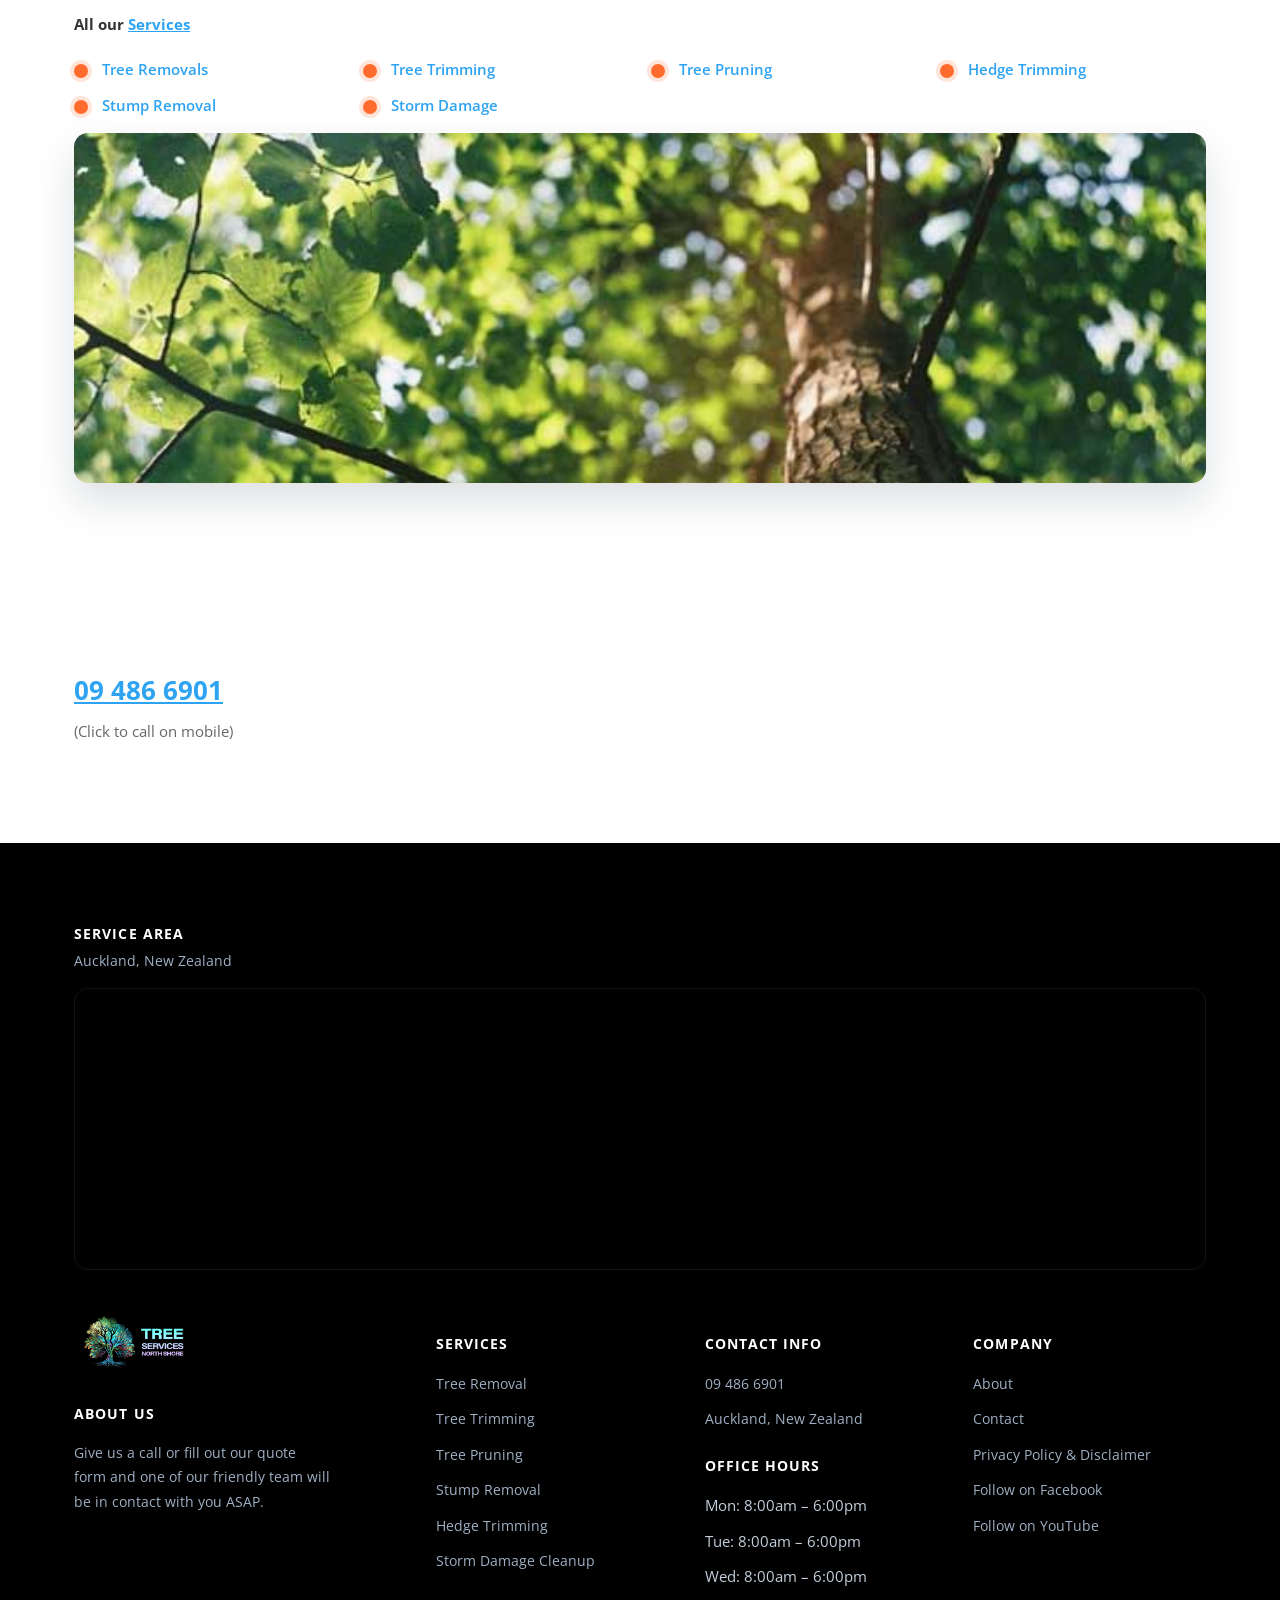
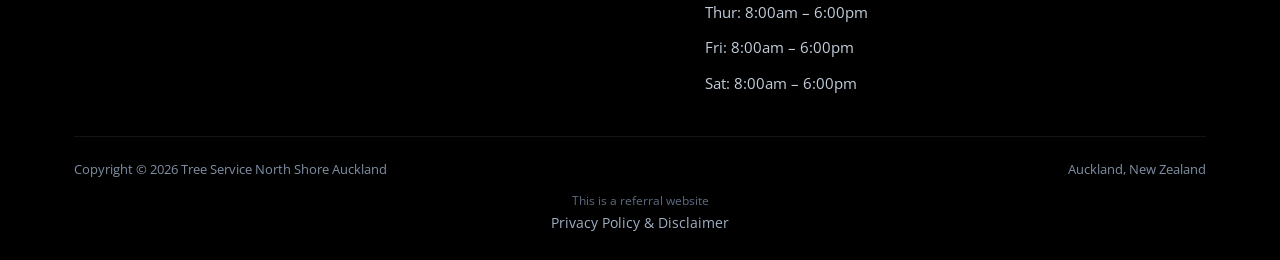
<file: tree-pruning/index.html>
<!doctype html>
<html lang="en-NZ">
<head>
<!-- Google tag (gtag.js) -->
<script async src="https://www.googletagmanager.com/gtag/js?id=AW-11106878688"></script>
<script>
  window.dataLayer = window.dataLayer || [];
  function gtag(){dataLayer.push(arguments);}
  gtag('js', new Date());
  gtag('config', 'AW-11106878688');
</script>
<meta charset="UTF-8">
<meta name="viewport" content="width=device-width, initial-scale=1.0">
<link rel="icon" href="/favicon-32.png" sizes="32x32" type="image/png">
<link rel="icon" href="/favicon-192.png" sizes="192x192" type="image/png">
<link rel="apple-touch-icon" href="/apple-touch-icon.png">
<title>Tree Pruning North Shore | Tree Services Auckland</title>
<meta name="description" content="Tree Service North Shore Auckland is here to make all your tree-pruning dreams come true! We offer a comprehensive service that will ensure your trees look">
<meta name="robots" content="follow, index, max-snippet:-1, max-video-preview:-1, max-image-preview:large">
<link rel="canonical" href="https://treeservicenorthshore.co.nz/tree-pruning/">
<meta property="og:locale" content="en_US">
<meta property="og:type" content="article">
<meta property="og:title" content="Tree Pruning North Shore | Tree Services Auckland">
<meta property="og:description" content="Tree Service North Shore Auckland is here to make all your tree-pruning dreams come true! We offer a comprehensive service that will ensure your trees look">
<meta property="og:url" content="https://treeservicenorthshore.co.nz/tree-pruning/">
<meta property="og:site_name" content="Tree Service North Shore Auckland Pros">
<meta name="twitter:card" content="summary_large_image">
<meta name="twitter:title" content="Tree Pruning North Shore | Tree Services Auckland">
<meta name="twitter:description" content="Tree Service North Shore Auckland is here to make all your tree-pruning dreams come true! We offer a comprehensive service that will ensure your trees look">
<meta name="twitter:label1" content="Time to read">
<meta name="twitter:data1" content="9 minutes">
<script type="application/ld+json">{"@context": "https://schema.org", "@graph": [{"@type": "Place", "@id": "https://treeservicenorthshore.co.nz/#place", "address": {"@type": "PostalAddress", "streetAddress": "17 Cashel Place", "addressLocality": "Torbay", "addressRegion": "Auckland", "postalCode": "0630", "addressCountry": "New Zealand"}}, {"@type": "Organization", "@id": "https://treeservicenorthshore.co.nz/#organization", "name": "Tree Services North Shore Auckland", "url": "https://treeservicenorthshore.co.nz", "email": "info@treeservicenorthshore.co.nz", "address": {"@type": "PostalAddress", "streetAddress": "17 Cashel Place", "addressLocality": "Torbay", "addressRegion": "Auckland", "postalCode": "0630", "addressCountry": "New Zealand"}, "logo": {"@type": "ImageObject", "@id": "https://treeservicenorthshore.co.nz/#logo", "url": "https://treeservicenorthshore.co.nz/images/Nshore-AKL-sq.png", "contentUrl": "https://treeservicenorthshore.co.nz/images/Nshore-AKL-sq.png", "caption": "Tree Service North Shore Auckland Pros", "inLanguage": "en-US", "width": "396", "height": "396"}, "contactPoint": [{"@type": "ContactPoint", "telephone": "+64-9-486-6901", "contactType": "customer support"}], "location": {"@id": "https://treeservicenorthshore.co.nz/#place"}}, {"@type": "WebSite", "@id": "https://treeservicenorthshore.co.nz/#website", "url": "https://treeservicenorthshore.co.nz", "name": "Tree Service North Shore Auckland Pros", "alternateName": "North Shore Tree Services", "publisher": {"@id": "https://treeservicenorthshore.co.nz/#organization"}, "inLanguage": "en-US"}, {"@type": "WebPage", "@id": "https://treeservicenorthshore.co.nz/tree-pruning/#webpage", "url": "https://treeservicenorthshore.co.nz/tree-pruning/", "name": "Tree Pruning North Shore | Tree Services Auckland", "datePublished": "2023-03-23T18:03:14+00:00", "dateModified": "2023-03-23T18:03:18+00:00", "isPartOf": {"@id": "https://treeservicenorthshore.co.nz/#website"}, "inLanguage": "en-US"}, {"@type": "Person", "@id": "https://treeservicenorthshore.co.nz/author/samstoysnzgmail-com/", "name": "samstoysnz@gmail.com", "url": "https://treeservicenorthshore.co.nz/author/samstoysnzgmail-com/", "image": {"@type": "ImageObject", "@id": "https://secure.gravatar.com/avatar/1a805ecce72dbea624f8210f16b617142cd50f277b3b90b3f68485606a558cd0?s=96&amp;d=mm&amp;r=g", "url": "https://secure.gravatar.com/avatar/1a805ecce72dbea624f8210f16b617142cd50f277b3b90b3f68485606a558cd0?s=96&amp;d=mm&amp;r=g", "caption": "samstoysnz@gmail.com", "inLanguage": "en-US"}, "sameAs": ["https://treeservicenorthshore.co.nz"], "worksFor": {"@id": "https://treeservicenorthshore.co.nz/#organization"}}, {"@type": "Article", "headline": "Tree Pruning North Shore | Tree Services Auckland", "datePublished": "2023-03-23T18:03:14+00:00", "dateModified": "2023-03-23T18:03:18+00:00", "author": {"@id": "https://treeservicenorthshore.co.nz/author/samstoysnzgmail-com/", "name": "samstoysnz@gmail.com"}, "publisher": {"@id": "https://treeservicenorthshore.co.nz/#organization"}, "description": "Tree Service North Shore Auckland is here to make all your tree-pruning dreams come true! We offer a comprehensive service that will ensure your trees look", "name": "Tree Pruning North Shore | Tree Services Auckland", "@id": "https://treeservicenorthshore.co.nz/tree-pruning/#richSnippet", "isPartOf": {"@id": "https://treeservicenorthshore.co.nz/tree-pruning/#webpage"}, "inLanguage": "en-US", "mainEntityOfPage": {"@id": "https://treeservicenorthshore.co.nz/tree-pruning/#webpage"}}]}</script>
<script type="application/ld+json">{"@context": "https://schema.org", "@type": "BreadcrumbList", "itemListElement": [{"@type": "ListItem", "position": 1, "name": "Home", "item": "https://treeservicenorthshore.co.nz/"}, {"@type": "ListItem", "position": 2, "name": "Tree Pruning", "item": "https://treeservicenorthshore.co.nz/tree-pruning/"}]}</script>
<script type="application/ld+json">{"@context": "https://schema.org", "@type": "Service", "serviceType": "Tree Pruning", "name": "Tree Pruning", "provider": {"@type": "LocalBusiness", "name": "Tree Service North Shore Auckland", "telephone": "+6494866901"}, "areaServed": {"@type": "AdministrativeArea", "name": "North Shore, Auckland"}, "url": "https://treeservicenorthshore.co.nz/tree-pruning/"}</script>
<link rel="preconnect" href="https://fonts.googleapis.com">
<link rel="preconnect" href="https://fonts.gstatic.com" crossorigin>
<link rel="preload" as="style" href="https://fonts.googleapis.com/css2?family=Open+Sans:wght@400;600;700;800&display=swap" onload="this.onload=null;this.rel='stylesheet'">
<noscript><link rel="stylesheet" href="https://fonts.googleapis.com/css2?family=Open+Sans:wght@400;600;700;800&display=swap"></noscript>
<link rel="stylesheet" href="/css/style.css">
</head>
<body class="">
<header class="classic">
  <div class="c-head wrap">
    <a href="/" class="brand"><img src="/images/Nshore-AKL-Long.png" alt="Tree Service North Shore Auckland" width="396" height="181"></a>
    <nav class="links"><a href="/">Home</a><a href="/about/">About</a><div class="nav-item"><a href="#!">Services <svg viewBox="0 0 24 24" fill="none" stroke-width="2.4" stroke-linecap="round" stroke-linejoin="round"><path d="m6 9 6 6 6-6"/></svg></a><div class="nav-dropdown"><a href="/tree-removal/">Tree Removal</a><a href="/tree-trimming/">Tree Trimming</a><a href="/tree-pruning/">Tree Pruning</a><a href="/stump-removal/">Stump Removal</a><a href="/hedge-trimming/">Hedge Trimming</a><a href="/storm-damage/">Storm Damage Cleanup</a></div></div><a href="/contact/">Contact</a></nav>
    <button type="button" class="hamburger-btn" id="hamburgerBtn" aria-label="Open menu" aria-expanded="false"><svg viewBox="0 0 24 24" fill="none" stroke="#fff" stroke-width="2.4" stroke-linecap="round" stroke-linejoin="round"><path d="M4 7h16M4 12h16M4 17h16"/></svg></button>
  </div>
  <div class="mobile-menu" id="mobileMenu"><a href="/">Home</a><a href="/about/">About</a><a href="#">Services</a><div class="mobile-submenu"><a href="/tree-removal/">Tree Removal</a><a href="/tree-trimming/">Tree Trimming</a><a href="/tree-pruning/">Tree Pruning</a><a href="/stump-removal/">Stump Removal</a><a href="/hedge-trimming/">Hedge Trimming</a><a href="/storm-damage/">Storm Damage Cleanup</a></div><a href="/contact/">Contact</a><a href="tel:094866901" class="mobile-menu-phone">Call 09 486 6901</a></div>
</header>
<main>
<section class="hero-c next-dark" id="top"><div class="hero-c-box"><div class="row"><div class="text"><h1>Tree Pruning North Shore</h1></div><p class="btn-wrap"><a class="btn btn-primary" href="tel:094866901">09 486 6901</a></p></div></div></section>
<section class="sec-dark"><div class="wrap"><div class="row"><div class="text">

<h2>Tree Pruning in Auckland’s North Shore</h2>

</div></div><div class="row cols cols-2 formrow"><div class="col"><div class="figure"><img src="/images/Tree-Pruning-christchurch.jpg" alt="Tree Pruning North Shore Auckland" width="502" height="285" loading="lazy" decoding="async"></div><div class="text"><p>Tree Service North Shore Auckland is here to make all your tree-pruning dreams come true! We offer a comprehensive service that will ensure your trees look their best and provide reliable protection against damage caused by storms. Our team of expert arborists are dedicated to helping you maintain the health and beauty of your trees, no matter what size or species they may be. Whether it’s trimming away dead branches or removing an entire tree, our highly skilled technicians have the experience and know-how to get the job done right every time. So if you’re looking for top-quality tree pruning services in Auckland, then look no further than Tree Service North Shore!</p>
<p>At <a href="/">Tree Service North Shore</a>, we understand the importance of keeping your trees healthy and well-maintained. That’s why we use only the most advanced techniques and equipment when performing any pruning work. From thinning out dense canopies to crown raising or reduction, our experienced team has the expertise to carry out even the most complex jobs with care and precision. Moreover, we also specialize in hazard reduction pruning – ensuring dangerous limbs don’t pose a risk to property or people nearby.</p>
<p>For anyone who needs professional tree pruning services near them in Auckland, there is no better choice than Tree Service North Shore. With unbeatable customer support and industry-leading safety and efficiency standards, our experts are ready to take on any challenge, so don’t hesitate; to contact us today for efficient, cost-effective results!</p></div></div><div class="col"><div class="text"><h2><strong>FREE INSTANT QUOTE!<br></strong></h2></div><div class="form-card"><iframe src="https://api.leadconnectorhq.com/widget/form/1JYGwuIHo6WyPs5yPRcu" style="width:100%;height:100%;min-height:900px;border:none;border-radius:14px" id="inline-1JYGwuIHo6WyPs5yPRcu" data-layout="{'id':'INLINE'}" data-trigger-type="alwaysShow" data-trigger-value="" data-activation-type="alwaysActivated" data-activation-value="" data-deactivation-type="neverDeactivate" data-deactivation-value="" data-form-name="Tree service Enquiry N SHORE" data-height="900" data-layout-iframe-id="inline-1JYGwuIHo6WyPs5yPRcu" data-form-id="1JYGwuIHo6WyPs5yPRcu" data-cookie-consent="true" data-cookie-consent-provider="auto" title="Tree service Enquiry N SHORE"></iframe></div></div></div></div></section>
<section class="bg-paper"><div class="wrap"><div class="row"><div class="text"><h2>Benefits Of Tree Pruning</h2>
<p>Tree pruning is a vital part of tree care that helps to keep your trees healthy and attractive. It improves the overall look of your property by giving it an aesthetically pleasing shape, removing dead or diseased branches, and improving air circulation within the canopy. Pruning can also help reduce the risk of damage from high winds and storms. Furthermore, proper pruning encourages new growth in fruit-bearing trees, increasing yields and helping ensure healthier harvests.</p>
<p>The benefits of regular pruning are many; however, it’s important to understand why pruning is necessary in order to make sure it’s done properly and safely. This leads us into our next section: Reasons for Pruning Trees.</p>
<h2>Reasons For Pruning Trees</h2>
<p>Pruning trees is an essential part of tree care and maintenance. It helps to maintain the health and structure of the tree, as well as improve their appearance. Pruning can also help prevent potential hazards such as disease or pest infestations, which could result in weak branches or dying limbs. In addition, pruning can also provide more sunlight for other plants growing around the tree and promote better air circulation.</p>
<p>It’s important to be aware of when you should start pruning your trees. Certain times during the year are best suited for different types of prunings, so it’s important to keep this in mind when deciding when to take action. Moving forward, we will discuss when it’s best to begin pruning your trees.</p>
<p>More<a href="/about/"> about us</a>.</p></div><div class="figure"><img src="/images/tree-strip2-1.jpg" alt="arborist up tree in Christchurch trimming and pruning" width="800" height="254" loading="lazy" decoding="async"></div></div><div class="row"><div class="text"><h2>Our Professional Tree Pruning Service In North Shore Auckland</h2>
<p>At Tree Service North Shore Auckland, we offer a professional tree pruning service for both residential and commercial clients. Our experienced arborists know all types of trees and strive to maintain their health while providing aesthetic appeal. We use the latest techniques and technologies to ensure your trees look great while remaining healthy.</p>
<p>Our team is dedicated to providing top-notch services with customer satisfaction as our number one priority. We take pride in our work and guarantee quality results every time! Our services include everything from crown thinning and shaping to deadwood removal – all tailored to meet the specific needs of each individual client. Plus, we only use state-of-the-art equipment when performing any job so you can rest assured that your trees are being taken care of properly. With years of experience under our belts, there’s no better team around than ours when it comes to protecting your landscape investment!</p>
<p><a href="/contact/">Contact us</a> today!</p></div><div class="text"><h4><strong>All our <a href="/">Services</a></strong></h4>
<ul>
<li><a href="/tree-removal/">Tree Removals</a></li>
<li><a href="/tree-trimming/">Tree Trimming</a></li>
<li><a href="/tree-pruning/">Tree Pruning</a></li>
<li><a href="/hedge-trimming/">Hedge Trimming</a></li>
<li><a href="/stump-removal/">Stump Removal</a></li>
<li><a href="/storm-damage/">Storm Damage</a></li>
</ul></div><div class="figure"><img src="/images/Baner-image-3-1.jpg" alt="nice tree that&#x27;s been felled by our professional arborists" width="650" height="201" loading="lazy" decoding="async"></div></div></div></section>
<section class=""><div class="wrap"><div class="row"><div class="text"><h2><u><a href="tel:094866901">09 486 6901</a></u></h2>
<p>(Click to call on mobile)</p></div></div></div></section>
</main>
<footer>
  <div class="wrap">
    <div class="footer-map-head"><h4>Service Area</h4><p>Auckland, New Zealand</p></div><div class="footer-map"><iframe src="https://www.google.com/maps/embed?pb=!1m14!1m8!1m3!1d102300.0282164413!2d174.722585!3d-36.7495502!3m2!1i1024!2i768!4f13.1!3m3!1m2!1s0xa351a50af33dd05b%3A0xe43c5d1c3cdaa1fe!2sTree%20Service%20North%20Shore%20Auckland!5e0!3m2!1sen!2snz!4v1678823859809!5m2!1sen!2snz" width="600" height="280" style="border:0" allowfullscreen loading="lazy" referrerpolicy="no-referrer-when-downgrade" title="Tree Service North Shore Auckland service area map"></iframe></div>
    <div class="footer-grid "><div class="footer-brand"><a href="/" class="brand"><img src="/images/Nshore-AKL-Long.png" alt="Tree Service North Shore Auckland" width="396" height="181" loading="lazy"></a><h4>About us</h4><p>Give us a call or fill out our quote form and one of our friendly team will be in contact with you ASAP.</p></div><div><h4>Services</h4><ul><li><a href="/tree-removal/">Tree Removal</a></li><li><a href="/tree-trimming/">Tree Trimming</a></li><li><a href="/tree-pruning/">Tree Pruning</a></li><li><a href="/stump-removal/">Stump Removal</a></li><li><a href="/hedge-trimming/">Hedge Trimming</a></li><li><a href="/storm-damage/">Storm Damage Cleanup</a></li></ul></div><div><h4>Contact Info</h4><ul><li><a href="tel:094866901">09 486 6901</a></li><li><a href="https://goo.gl/maps/chvnurM3AeTjNzAj7" target="_blank" rel="noopener">Auckland, New Zealand</a></li></ul><h4 style="margin-top:22px;">Office Hours</h4><ul><li>Mon: 8:00am &ndash; 6:00pm</li><li>Tue: 8:00am &ndash; 6:00pm</li><li>Wed: 8:00am &ndash; 6:00pm</li><li>Thur: 8:00am &ndash; 6:00pm</li><li>Fri: 8:00am &ndash; 6:00pm</li><li>Sat: 8:00am &ndash; 6:00pm</li></ul></div><div><h4>Company</h4><ul><li><a href="/about/">About</a></li><li><a href="/contact/">Contact</a></li><li><a href="/privacy-policy/">Privacy Policy &amp; Disclaimer</a></li><li><a href="https://www.facebook.com/profile.php?id=100090646135302" target="_blank" rel="noopener">Follow on Facebook</a></li><li><a href="https://www.youtube.com/channel/UC_sRtcgdpdR-Z8NWRMXJEhw" target="_blank" rel="noopener">Follow on YouTube</a></li></ul></div></div>
    <div class="footer-bottom"><span>Copyright &copy; 2026 Tree Service North Shore Auckland</span><span>Auckland, New Zealand</span></div>
    <div class="footer-disclosure">This is a referral website<br><a href="/privacy-policy/">Privacy Policy &amp; Disclaimer</a></div>
  </div>
</footer>
<script>
(function(){var b=document.getElementById('hamburgerBtn'),m=document.getElementById('mobileMenu');if(!b||!m)return;b.addEventListener('click',function(){var o=m.classList.toggle('open');b.setAttribute('aria-expanded',o?'true':'false');});})();
</script>
<script src="https://link.msgsndr.com/js/form_embed.js" defer></script>
</body>
</html>
</file>
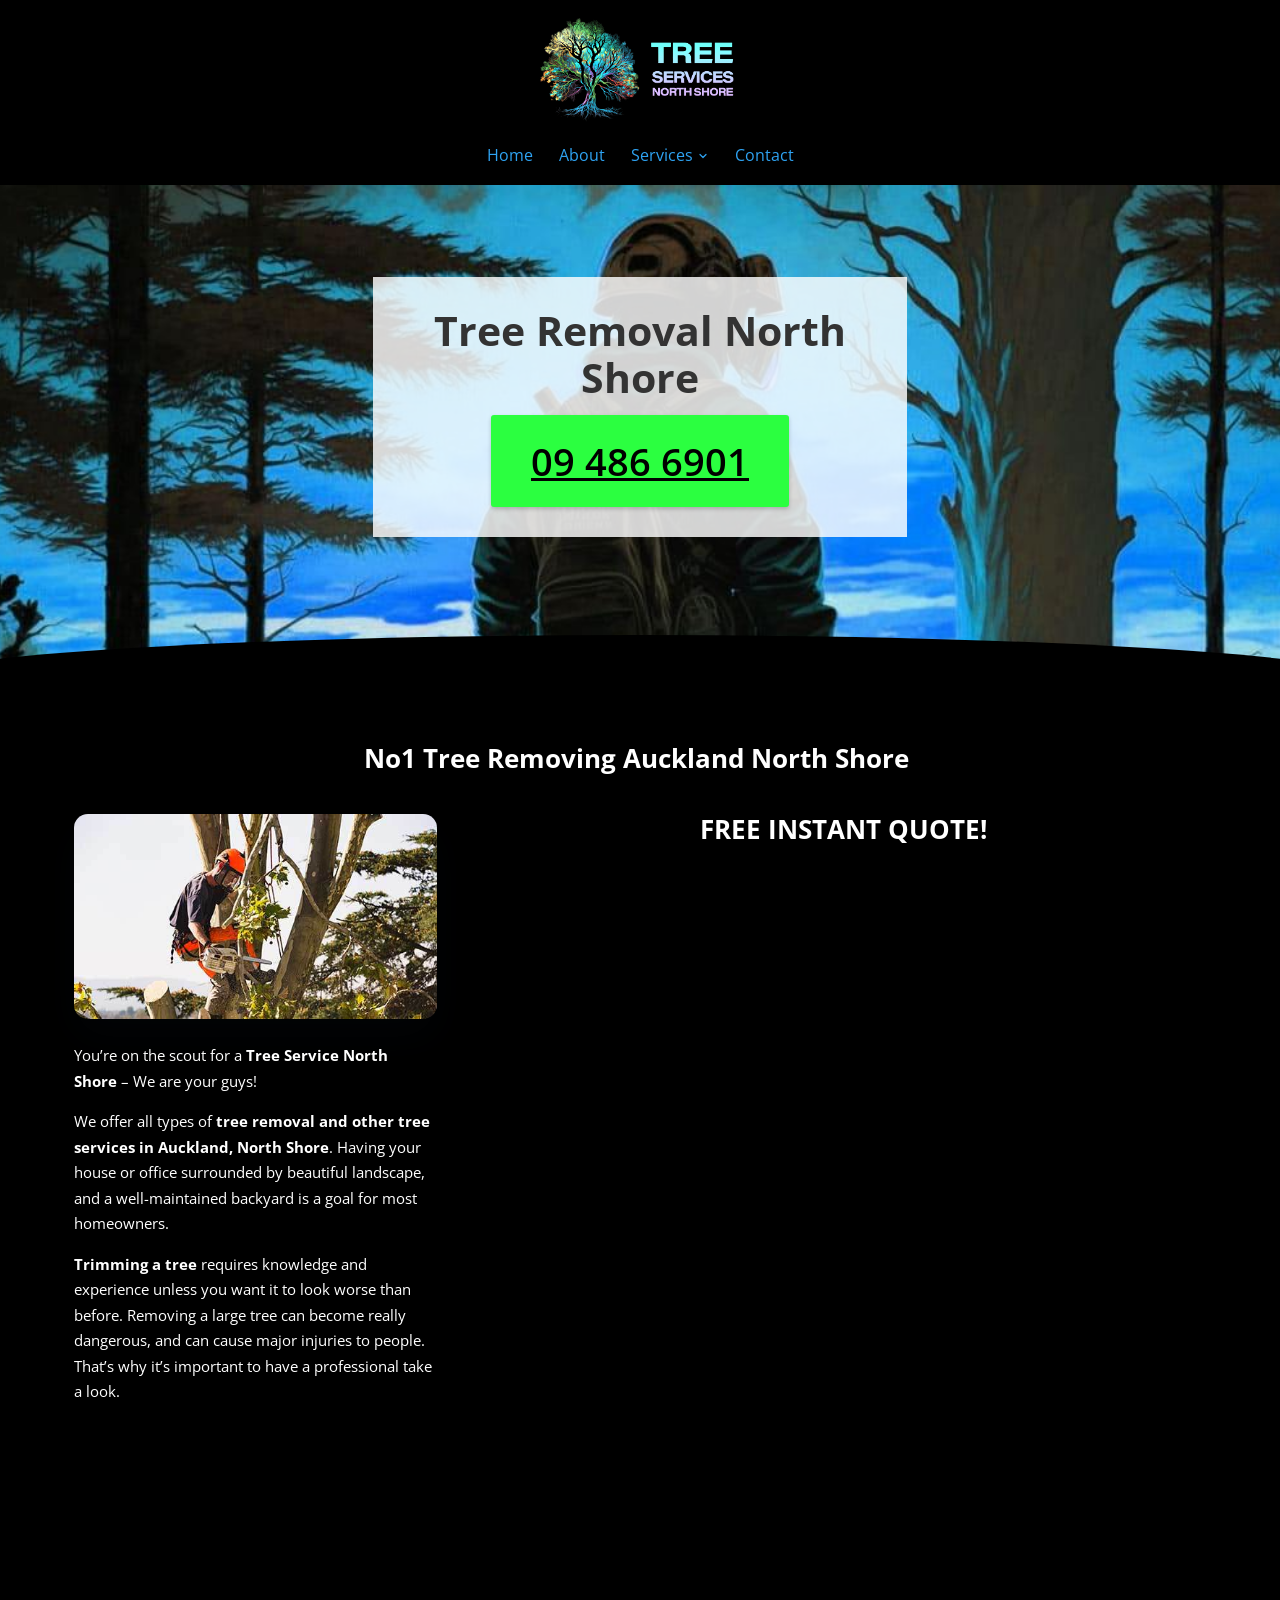
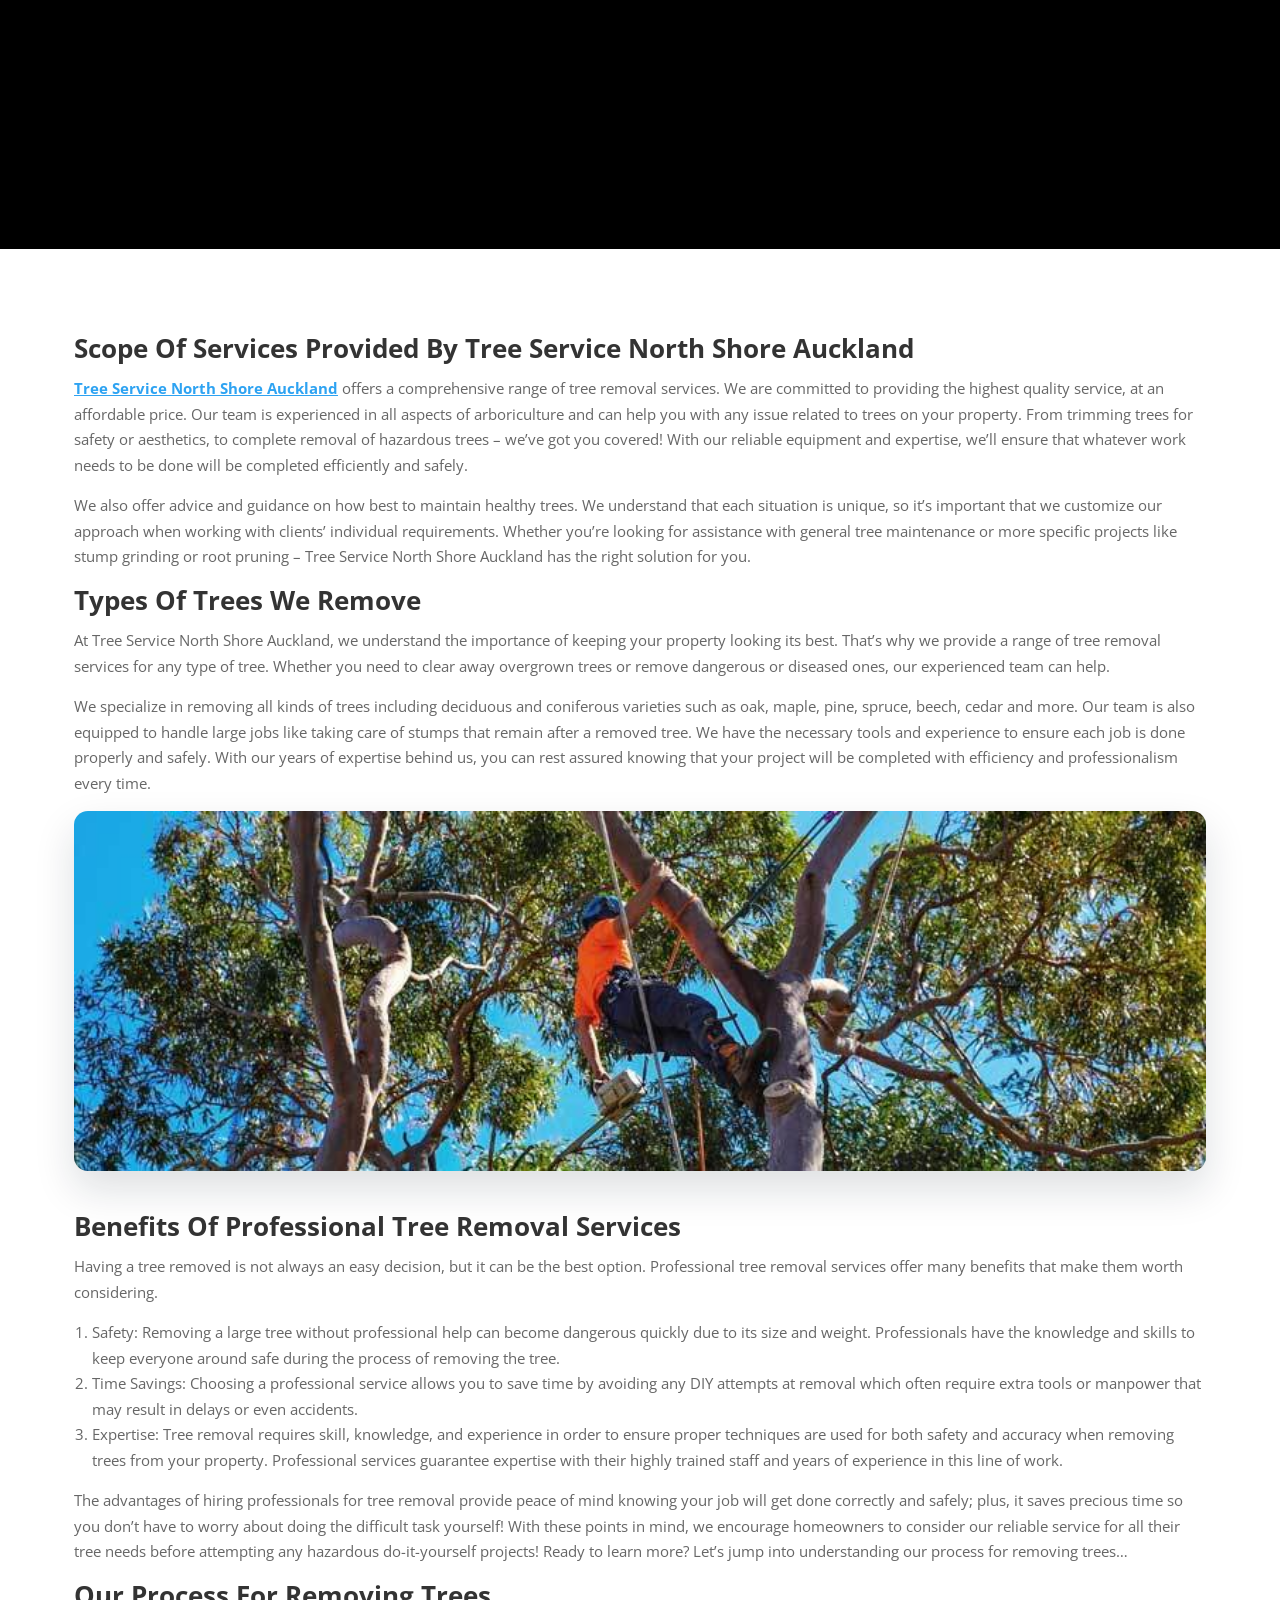
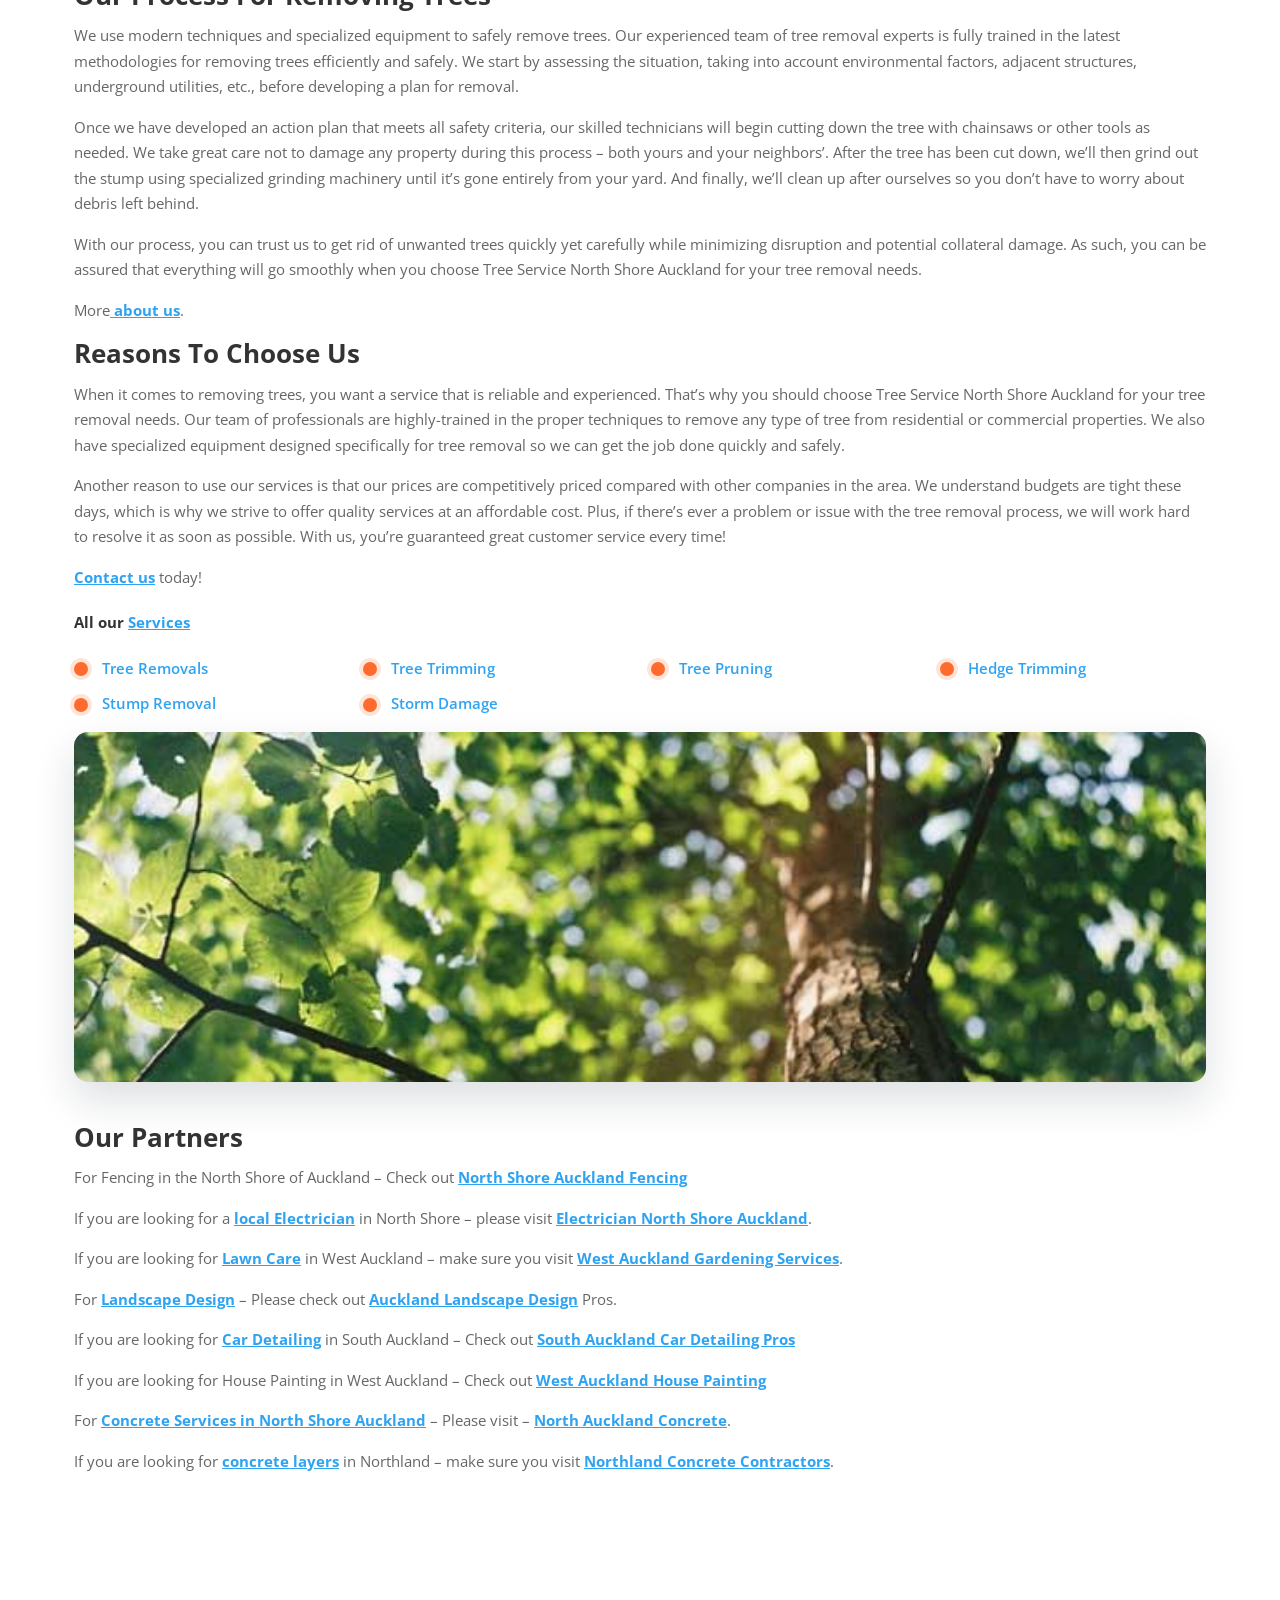
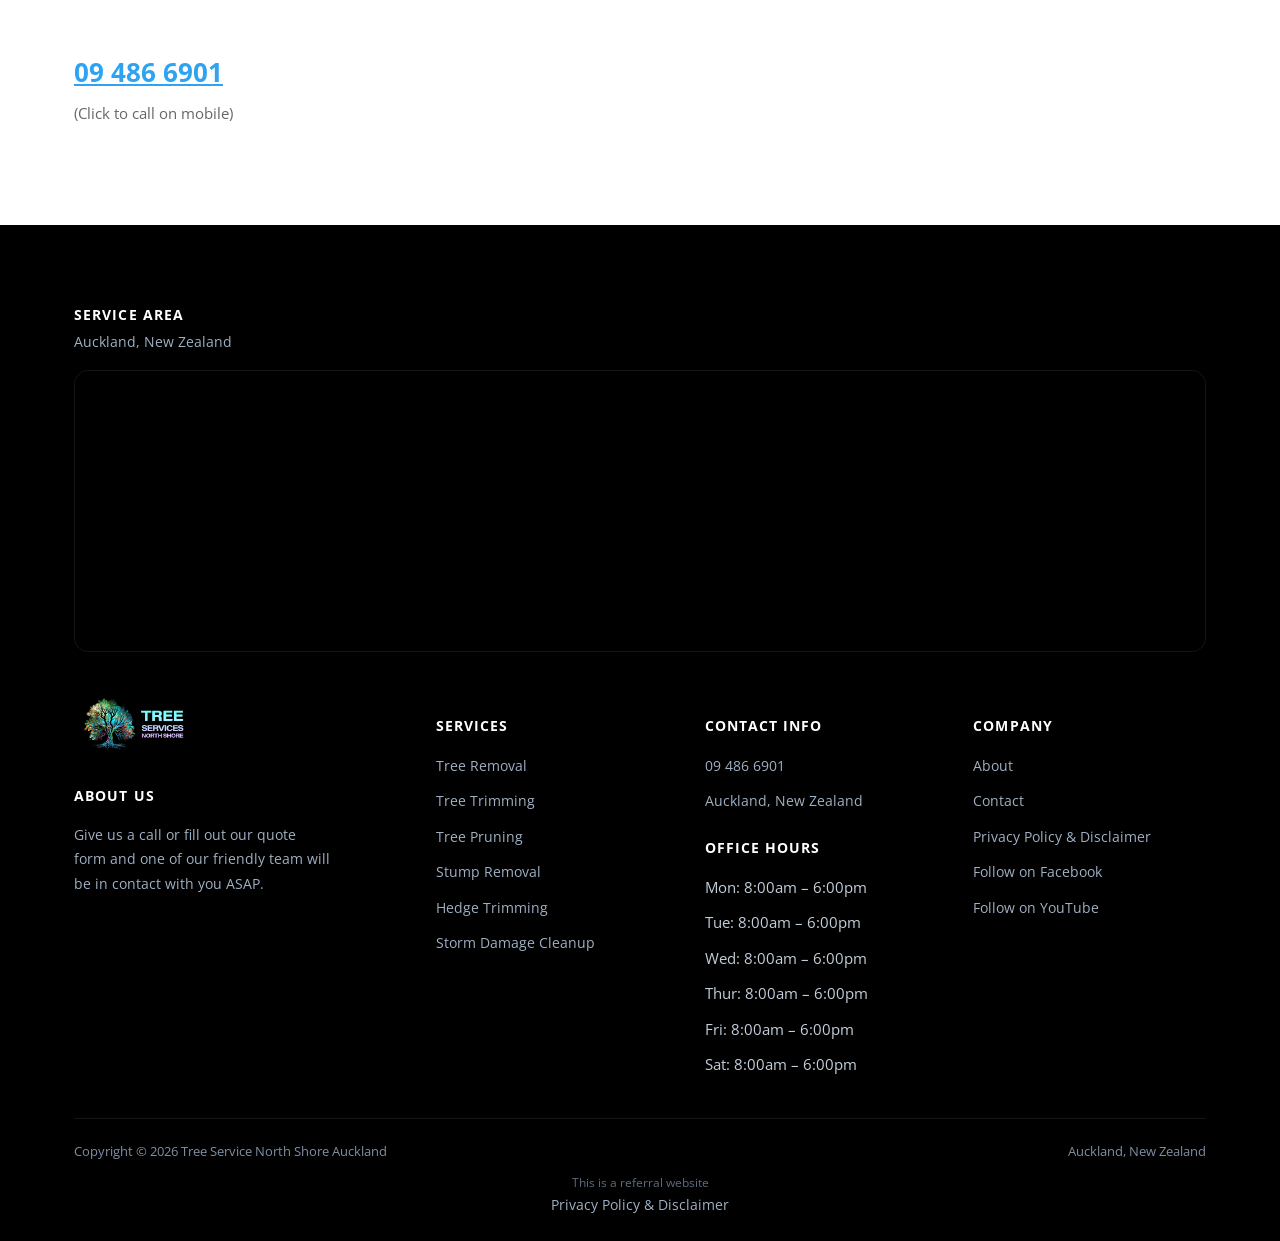
<file: tree-removal/index.html>
<!doctype html>
<html lang="en-NZ">
<head>
<!-- Google tag (gtag.js) -->
<script async src="https://www.googletagmanager.com/gtag/js?id=AW-11106878688"></script>
<script>
  window.dataLayer = window.dataLayer || [];
  function gtag(){dataLayer.push(arguments);}
  gtag('js', new Date());
  gtag('config', 'AW-11106878688');
</script>
<meta charset="UTF-8">
<meta name="viewport" content="width=device-width, initial-scale=1.0">
<link rel="icon" href="/favicon-32.png" sizes="32x32" type="image/png">
<link rel="icon" href="/favicon-192.png" sizes="192x192" type="image/png">
<link rel="apple-touch-icon" href="/apple-touch-icon.png">
<title>Tree Removal North Shore Auckland | Tree Services</title>
<meta name="description" content="Looking for Tree Removal North Shore Auckland? Our tree removal services cover all of Auckland&#x27;s North Shore. Get a free quote today!">
<meta name="robots" content="follow, index, max-snippet:-1, max-video-preview:-1, max-image-preview:large">
<link rel="canonical" href="https://treeservicenorthshore.co.nz/tree-removal/">
<meta property="og:locale" content="en_US">
<meta property="og:type" content="article">
<meta property="og:title" content="Tree Removal North Shore Auckland | Tree Services">
<meta property="og:description" content="Looking for Tree Removal North Shore Auckland? Our tree removal services cover all of Auckland&#x27;s North Shore. Get a free quote today!">
<meta property="og:url" content="https://treeservicenorthshore.co.nz/tree-removal/">
<meta property="og:site_name" content="Tree Service North Shore Auckland Pros">
<meta name="twitter:card" content="summary_large_image">
<meta name="twitter:title" content="Tree Removal North Shore Auckland | Tree Services">
<meta name="twitter:description" content="Looking for Tree Removal North Shore Auckland? Our tree removal services cover all of Auckland&#x27;s North Shore. Get a free quote today!">
<meta name="twitter:label1" content="Time to read">
<meta name="twitter:data1" content="10 minutes">
<script type="application/ld+json">{"@context": "https://schema.org", "@graph": [{"@type": "Place", "@id": "https://treeservicenorthshore.co.nz/#place", "address": {"@type": "PostalAddress", "streetAddress": "17 Cashel Place", "addressLocality": "Torbay", "addressRegion": "Auckland", "postalCode": "0630", "addressCountry": "New Zealand"}}, {"@type": "Organization", "@id": "https://treeservicenorthshore.co.nz/#organization", "name": "Tree Services North Shore Auckland", "url": "https://treeservicenorthshore.co.nz", "email": "info@treeservicenorthshore.co.nz", "address": {"@type": "PostalAddress", "streetAddress": "17 Cashel Place", "addressLocality": "Torbay", "addressRegion": "Auckland", "postalCode": "0630", "addressCountry": "New Zealand"}, "logo": {"@type": "ImageObject", "@id": "https://treeservicenorthshore.co.nz/#logo", "url": "https://treeservicenorthshore.co.nz/images/Nshore-AKL-sq.png", "contentUrl": "https://treeservicenorthshore.co.nz/images/Nshore-AKL-sq.png", "caption": "Tree Service North Shore Auckland Pros", "inLanguage": "en-US", "width": "396", "height": "396"}, "contactPoint": [{"@type": "ContactPoint", "telephone": "+64-9-486-6901", "contactType": "customer support"}], "location": {"@id": "https://treeservicenorthshore.co.nz/#place"}}, {"@type": "WebSite", "@id": "https://treeservicenorthshore.co.nz/#website", "url": "https://treeservicenorthshore.co.nz", "name": "Tree Service North Shore Auckland Pros", "alternateName": "North Shore Tree Services", "publisher": {"@id": "https://treeservicenorthshore.co.nz/#organization"}, "inLanguage": "en-US"}, {"@type": "WebPage", "@id": "https://treeservicenorthshore.co.nz/tree-removal/#webpage", "url": "https://treeservicenorthshore.co.nz/tree-removal/", "name": "Tree Removal North Shore Auckland | Tree Services", "datePublished": "2023-03-23T17:10:50+00:00", "dateModified": "2024-02-12T16:57:30+00:00", "isPartOf": {"@id": "https://treeservicenorthshore.co.nz/#website"}, "inLanguage": "en-US"}, {"@type": "Person", "@id": "https://treeservicenorthshore.co.nz/author/samstoysnzgmail-com/", "name": "samstoysnz@gmail.com", "url": "https://treeservicenorthshore.co.nz/author/samstoysnzgmail-com/", "image": {"@type": "ImageObject", "@id": "https://secure.gravatar.com/avatar/1a805ecce72dbea624f8210f16b617142cd50f277b3b90b3f68485606a558cd0?s=96&amp;d=mm&amp;r=g", "url": "https://secure.gravatar.com/avatar/1a805ecce72dbea624f8210f16b617142cd50f277b3b90b3f68485606a558cd0?s=96&amp;d=mm&amp;r=g", "caption": "samstoysnz@gmail.com", "inLanguage": "en-US"}, "sameAs": ["https://treeservicenorthshore.co.nz"], "worksFor": {"@id": "https://treeservicenorthshore.co.nz/#organization"}}, {"@type": "Article", "headline": "Tree Removal North Shore Auckland | Tree Services", "keywords": "Tree Removal North Shore", "datePublished": "2023-03-23T17:10:50+00:00", "dateModified": "2024-02-12T16:57:30+00:00", "author": {"@id": "https://treeservicenorthshore.co.nz/author/samstoysnzgmail-com/", "name": "samstoysnz@gmail.com"}, "publisher": {"@id": "https://treeservicenorthshore.co.nz/#organization"}, "description": "Looking for Tree Removal North Shore Auckland? Our tree removal services cover all of Auckland&#039;s North Shore. Get a free quote today!", "name": "Tree Removal North Shore Auckland | Tree Services", "@id": "https://treeservicenorthshore.co.nz/tree-removal/#richSnippet", "isPartOf": {"@id": "https://treeservicenorthshore.co.nz/tree-removal/#webpage"}, "inLanguage": "en-US", "mainEntityOfPage": {"@id": "https://treeservicenorthshore.co.nz/tree-removal/#webpage"}}]}</script>
<script type="application/ld+json">{"@context": "https://schema.org", "@type": "BreadcrumbList", "itemListElement": [{"@type": "ListItem", "position": 1, "name": "Home", "item": "https://treeservicenorthshore.co.nz/"}, {"@type": "ListItem", "position": 2, "name": "Tree Removal", "item": "https://treeservicenorthshore.co.nz/tree-removal/"}]}</script>
<script type="application/ld+json">{"@context": "https://schema.org", "@type": "Service", "serviceType": "Tree Removal", "name": "Tree Removal", "provider": {"@type": "LocalBusiness", "name": "Tree Service North Shore Auckland", "telephone": "+6494866901"}, "areaServed": {"@type": "AdministrativeArea", "name": "North Shore, Auckland"}, "url": "https://treeservicenorthshore.co.nz/tree-removal/"}</script>
<link rel="preconnect" href="https://fonts.googleapis.com">
<link rel="preconnect" href="https://fonts.gstatic.com" crossorigin>
<link rel="preload" as="style" href="https://fonts.googleapis.com/css2?family=Open+Sans:wght@400;600;700;800&display=swap" onload="this.onload=null;this.rel='stylesheet'">
<noscript><link rel="stylesheet" href="https://fonts.googleapis.com/css2?family=Open+Sans:wght@400;600;700;800&display=swap"></noscript>
<link rel="stylesheet" href="/css/style.css">
</head>
<body class="">
<header class="classic">
  <div class="c-head wrap">
    <a href="/" class="brand"><img src="/images/Nshore-AKL-Long.png" alt="Tree Service North Shore Auckland" width="396" height="181"></a>
    <nav class="links"><a href="/">Home</a><a href="/about/">About</a><div class="nav-item"><a href="#!">Services <svg viewBox="0 0 24 24" fill="none" stroke-width="2.4" stroke-linecap="round" stroke-linejoin="round"><path d="m6 9 6 6 6-6"/></svg></a><div class="nav-dropdown"><a href="/tree-removal/">Tree Removal</a><a href="/tree-trimming/">Tree Trimming</a><a href="/tree-pruning/">Tree Pruning</a><a href="/stump-removal/">Stump Removal</a><a href="/hedge-trimming/">Hedge Trimming</a><a href="/storm-damage/">Storm Damage Cleanup</a></div></div><a href="/contact/">Contact</a></nav>
    <button type="button" class="hamburger-btn" id="hamburgerBtn" aria-label="Open menu" aria-expanded="false"><svg viewBox="0 0 24 24" fill="none" stroke="#fff" stroke-width="2.4" stroke-linecap="round" stroke-linejoin="round"><path d="M4 7h16M4 12h16M4 17h16"/></svg></button>
  </div>
  <div class="mobile-menu" id="mobileMenu"><a href="/">Home</a><a href="/about/">About</a><a href="#">Services</a><div class="mobile-submenu"><a href="/tree-removal/">Tree Removal</a><a href="/tree-trimming/">Tree Trimming</a><a href="/tree-pruning/">Tree Pruning</a><a href="/stump-removal/">Stump Removal</a><a href="/hedge-trimming/">Hedge Trimming</a><a href="/storm-damage/">Storm Damage Cleanup</a></div><a href="/contact/">Contact</a><a href="tel:094866901" class="mobile-menu-phone">Call 09 486 6901</a></div>
</header>
<main>
<section class="hero-c next-dark" id="top"><div class="hero-c-box"><div class="row"><div class="text"><h1>Tree Removal North Shore</h1></div><p class="btn-wrap"><a class="btn btn-primary" href="tel:094866901">09 486 6901</a></p></div></div></section>
<section class="sec-dark"><div class="wrap"><div class="row"><div class="text">

<h2>No1 Tree Removing Auckland North Shore </h2>

</div></div><div class="row cols cols-2 formrow"><div class="col"><div class="figure"><img src="/images/Tree-Removal-Christchurch.jpg" alt="Tree Removal North Shore Auckland" width="502" height="285" loading="lazy" decoding="async"></div><div class="text"><p>You’re on the scout for a <strong>Tree Service North Shore</strong> – We are your guys!</p>
<p>We offer all types of<strong> tree removal and other tree services in Auckland, North Shore</strong>. ​Having your house or office surrounded by beautiful landscape, and a well-maintained backyard is a goal for most homeowners.</p>
<p><strong>Trimming a tree</strong> requires knowledge and experience unless you want it to look worse than before. Removing a large tree can become really dangerous, and can cause major injuries to people. That’s why it’s important to have a professional take a look.</p></div></div><div class="col"><div class="text"><h2><strong>FREE INSTANT QUOTE!<br></strong></h2></div><div class="form-card"><iframe src="https://api.leadconnectorhq.com/widget/form/1JYGwuIHo6WyPs5yPRcu" style="width:100%;height:100%;min-height:900px;border:none;border-radius:14px" id="inline-1JYGwuIHo6WyPs5yPRcu" data-layout="{'id':'INLINE'}" data-trigger-type="alwaysShow" data-trigger-value="" data-activation-type="alwaysActivated" data-activation-value="" data-deactivation-type="neverDeactivate" data-deactivation-value="" data-form-name="Tree service Enquiry N SHORE" data-height="900" data-layout-iframe-id="inline-1JYGwuIHo6WyPs5yPRcu" data-form-id="1JYGwuIHo6WyPs5yPRcu" data-cookie-consent="true" data-cookie-consent-provider="auto" title="Tree service Enquiry N SHORE"></iframe></div></div></div></div></section>
<section class="bg-paper"><div class="wrap"><div class="row"><div class="text"><h2>Scope Of Services Provided By Tree Service North Shore Auckland</h2>
<p><a href="/">Tree Service North Shore Auckland</a> offers a comprehensive range of tree removal services. We are committed to providing the highest quality service, at an affordable price. Our team is experienced in all aspects of arboriculture and can help you with any issue related to trees on your property. From trimming trees for safety or aesthetics, to complete removal of hazardous trees – we’ve got you covered! With our reliable equipment and expertise, we’ll ensure that whatever work needs to be done will be completed efficiently and safely.</p>
<p>We also offer advice and guidance on how best to maintain healthy trees. We understand that each situation is unique, so it’s important that we customize our approach when working with clients’ individual requirements. Whether you’re looking for assistance with general tree maintenance or more specific projects like stump grinding or root pruning – Tree Service North Shore Auckland has the right solution for you.</p>
<h2>Types Of Trees We Remove</h2>
<p>At Tree Service North Shore Auckland, we understand the importance of keeping your property looking its best. That’s why we provide a range of tree removal services for any type of tree. Whether you need to clear away overgrown trees or remove dangerous or diseased ones, our experienced team can help.</p>
<p>We specialize in removing all kinds of trees including deciduous and coniferous varieties such as oak, maple, pine, spruce, beech, cedar and more. Our team is also equipped to handle large jobs like taking care of stumps that remain after a removed tree. We have the necessary tools and experience to ensure each job is done properly and safely. With our years of expertise behind us, you can rest assured knowing that your project will be completed with efficiency and professionalism every time.</p></div><div class="figure"><img src="/images/tree-strip2-1.jpg" alt="arborist up tree in Christchurch trimming and pruning" width="800" height="254" loading="lazy" decoding="async"></div></div><div class="row"><div class="text"><h2>Benefits Of Professional Tree Removal Services</h2>
<p>Having a tree removed is not always an easy decision, but it can be the best option. Professional tree removal services offer many benefits that make them worth considering.</p>
<ol>
<li>Safety: Removing a large tree without professional help can become dangerous quickly due to its size and weight. Professionals have the knowledge and skills to keep everyone around safe during the process of removing the tree.</li>
<li>Time Savings: Choosing a professional service allows you to save time by avoiding any DIY attempts at removal which often require extra tools or manpower that may result in delays or even accidents.</li>
<li>Expertise: Tree removal requires skill, knowledge, and experience in order to ensure proper techniques are used for both safety and accuracy when removing trees from your property. Professional services guarantee expertise with their highly trained staff and years of experience in this line of work.</li>
</ol>
<p>The advantages of hiring professionals for tree removal provide peace of mind knowing your job will get done correctly and safely; plus, it saves precious time so you don’t have to worry about doing the difficult task yourself! With these points in mind, we encourage homeowners to consider our reliable service for all their tree needs before attempting any hazardous do-it-yourself projects! Ready to learn more? Let’s jump into understanding our process for removing trees…</p>
<h2>Our Process For Removing Trees</h2>
<p>We use modern techniques and specialized equipment to safely remove trees. Our experienced team of tree removal experts is fully trained in the latest methodologies for removing trees efficiently and safely. We start by assessing the situation, taking into account environmental factors, adjacent structures, underground utilities, etc., before developing a plan for removal.</p>
<p>Once we have developed an action plan that meets all safety criteria, our skilled technicians will begin cutting down the tree with chainsaws or other tools as needed. We take great care not to damage any property during this process – both yours and your neighbors’. After the tree has been cut down, we’ll then grind out the stump using specialized grinding machinery until it’s gone entirely from your yard. And finally, we’ll clean up after ourselves so you don’t have to worry about debris left behind.</p>
<p>With our process, you can trust us to get rid of unwanted trees quickly yet carefully while minimizing disruption and potential collateral damage. As such, you can be assured that everything will go smoothly when you choose Tree Service North Shore Auckland for your tree removal needs.</p>
<p>More<a href="/about/"> about us</a>.</p>
<h2>Reasons To Choose Us</h2>
<p>When it comes to removing trees, you want a service that is reliable and experienced. That’s why you should choose Tree Service North Shore Auckland for your tree removal needs. Our team of professionals are highly-trained in the proper techniques to remove any type of tree from residential or commercial properties. We also have specialized equipment designed specifically for tree removal so we can get the job done quickly and safely.</p>
<p>Another reason to use our services is that our prices are competitively priced compared with other companies in the area. We understand budgets are tight these days, which is why we strive to offer quality services at an affordable cost. Plus, if there’s ever a problem or issue with the tree removal process, we will work hard to resolve it as soon as possible. With us, you’re guaranteed great customer service every time!</p>
<p><a href="/contact/">Contact us</a> today!</p></div><div class="text"><h4><strong>All our <a href="/">Services</a></strong></h4>
<ul>
<li><a href="/tree-removal/">Tree Removals</a></li>
<li><a href="/tree-trimming/">Tree Trimming</a></li>
<li><a href="/tree-pruning/">Tree Pruning</a></li>
<li><a href="/hedge-trimming/">Hedge Trimming</a></li>
<li><a href="/stump-removal/">Stump Removal</a></li>
<li><a href="/storm-damage/">Storm Damage</a></li>
</ul></div><div class="figure"><img src="/images/Baner-image-3-1.jpg" alt="nice tree that&#x27;s been felled by our professional arborists" width="650" height="201" loading="lazy" decoding="async"></div></div><div class="row"><div class="text"><h2>Our Partners</h2>
<p>For Fencing in the North Shore of Auckland – Check out <a href="https://fencingnorthshoreauckland.co.nz/" target="_blank" rel="noopener">North Shore Auckland Fencing</a></p>
<p>If you are looking for a <a href="https://electriciannorthshoreauckland.co.nz/" target="_blank" rel="noopener">local Electrician</a> in North Shore – please visit <a href="https://electriciannorthshoreauckland.co.nz/" target="_blank" rel="noopener">Electrician North Shore Auckland</a>.</p>
<p>If you are looking for <a href="https://westaucklandgardeningservices.co.nz/" target="_blank" rel="noopener">Lawn Care</a> in West Auckland – make sure you visit <a href="https://westaucklandgardeningservices.co.nz/" target="_blank" rel="noopener">West Auckland Gardening Services</a>.</p>
<p>For <a href="https://landscapedesignaucklandpros.co.nz/" target="_blank" rel="noopener">Landscape Design</a> – Please check out <a href="https://landscapedesignaucklandpros.co.nz/" target="_blank" rel="noopener">Auckland Landscape Design</a> Pros.</p>
<p>If you are looking for <a href="https://southauckland.cardetailingpro.co.nz/" target="_blank" rel="noopener">Car Detailing</a> in South Auckland – Check out <a href="https://southauckland.cardetailingpro.co.nz/" target="_blank" rel="noopener">South Auckland Car Detailing Pros</a></p>
<p>If you are looking for House Painting in West Auckland – Check out <a href="https://housepainterswestauckland.co.nz/" target="_blank" rel="noopener">West Auckland House Painting</a></p>
<p>For <a href="https://northaucklandconcrete.co.nz/" target="_blank" rel="noopener">Concrete Services in North Shore Auckland</a> – Please visit – <a href="https://northaucklandconcrete.co.nz/" target="_blank" rel="noopener">North Auckland Concrete</a>.</p>
<p>If you are looking for <a href="https://concretecontractorsnorthland.co.nz/" target="_blank" rel="noopener">concrete layers</a> in Northland – make sure you visit <a href="https://concretecontractorsnorthland.co.nz/" target="_blank" rel="noopener">Northland Concrete Contractors</a>.</p>
</div></div></div></section>
<section class=""><div class="wrap"><div class="row"><div class="text"><h2><u><a href="tel:094866901">09 486 6901</a></u></h2>
<p>(Click to call on mobile)</p></div></div></div></section>
</main>
<footer>
  <div class="wrap">
    <div class="footer-map-head"><h4>Service Area</h4><p>Auckland, New Zealand</p></div><div class="footer-map"><iframe src="https://www.google.com/maps/embed?pb=!1m14!1m8!1m3!1d102300.0282164413!2d174.722585!3d-36.7495502!3m2!1i1024!2i768!4f13.1!3m3!1m2!1s0xa351a50af33dd05b%3A0xe43c5d1c3cdaa1fe!2sTree%20Service%20North%20Shore%20Auckland!5e0!3m2!1sen!2snz!4v1678823859809!5m2!1sen!2snz" width="600" height="280" style="border:0" allowfullscreen loading="lazy" referrerpolicy="no-referrer-when-downgrade" title="Tree Service North Shore Auckland service area map"></iframe></div>
    <div class="footer-grid "><div class="footer-brand"><a href="/" class="brand"><img src="/images/Nshore-AKL-Long.png" alt="Tree Service North Shore Auckland" width="396" height="181" loading="lazy"></a><h4>About us</h4><p>Give us a call or fill out our quote form and one of our friendly team will be in contact with you ASAP.</p></div><div><h4>Services</h4><ul><li><a href="/tree-removal/">Tree Removal</a></li><li><a href="/tree-trimming/">Tree Trimming</a></li><li><a href="/tree-pruning/">Tree Pruning</a></li><li><a href="/stump-removal/">Stump Removal</a></li><li><a href="/hedge-trimming/">Hedge Trimming</a></li><li><a href="/storm-damage/">Storm Damage Cleanup</a></li></ul></div><div><h4>Contact Info</h4><ul><li><a href="tel:094866901">09 486 6901</a></li><li><a href="https://goo.gl/maps/chvnurM3AeTjNzAj7" target="_blank" rel="noopener">Auckland, New Zealand</a></li></ul><h4 style="margin-top:22px;">Office Hours</h4><ul><li>Mon: 8:00am &ndash; 6:00pm</li><li>Tue: 8:00am &ndash; 6:00pm</li><li>Wed: 8:00am &ndash; 6:00pm</li><li>Thur: 8:00am &ndash; 6:00pm</li><li>Fri: 8:00am &ndash; 6:00pm</li><li>Sat: 8:00am &ndash; 6:00pm</li></ul></div><div><h4>Company</h4><ul><li><a href="/about/">About</a></li><li><a href="/contact/">Contact</a></li><li><a href="/privacy-policy/">Privacy Policy &amp; Disclaimer</a></li><li><a href="https://www.facebook.com/profile.php?id=100090646135302" target="_blank" rel="noopener">Follow on Facebook</a></li><li><a href="https://www.youtube.com/channel/UC_sRtcgdpdR-Z8NWRMXJEhw" target="_blank" rel="noopener">Follow on YouTube</a></li></ul></div></div>
    <div class="footer-bottom"><span>Copyright &copy; 2026 Tree Service North Shore Auckland</span><span>Auckland, New Zealand</span></div>
    <div class="footer-disclosure">This is a referral website<br><a href="/privacy-policy/">Privacy Policy &amp; Disclaimer</a></div>
  </div>
</footer>
<script>
(function(){var b=document.getElementById('hamburgerBtn'),m=document.getElementById('mobileMenu');if(!b||!m)return;b.addEventListener('click',function(){var o=m.classList.toggle('open');b.setAttribute('aria-expanded',o?'true':'false');});})();
</script>
<script src="https://link.msgsndr.com/js/form_embed.js" defer></script>
</body>
</html>
</file>
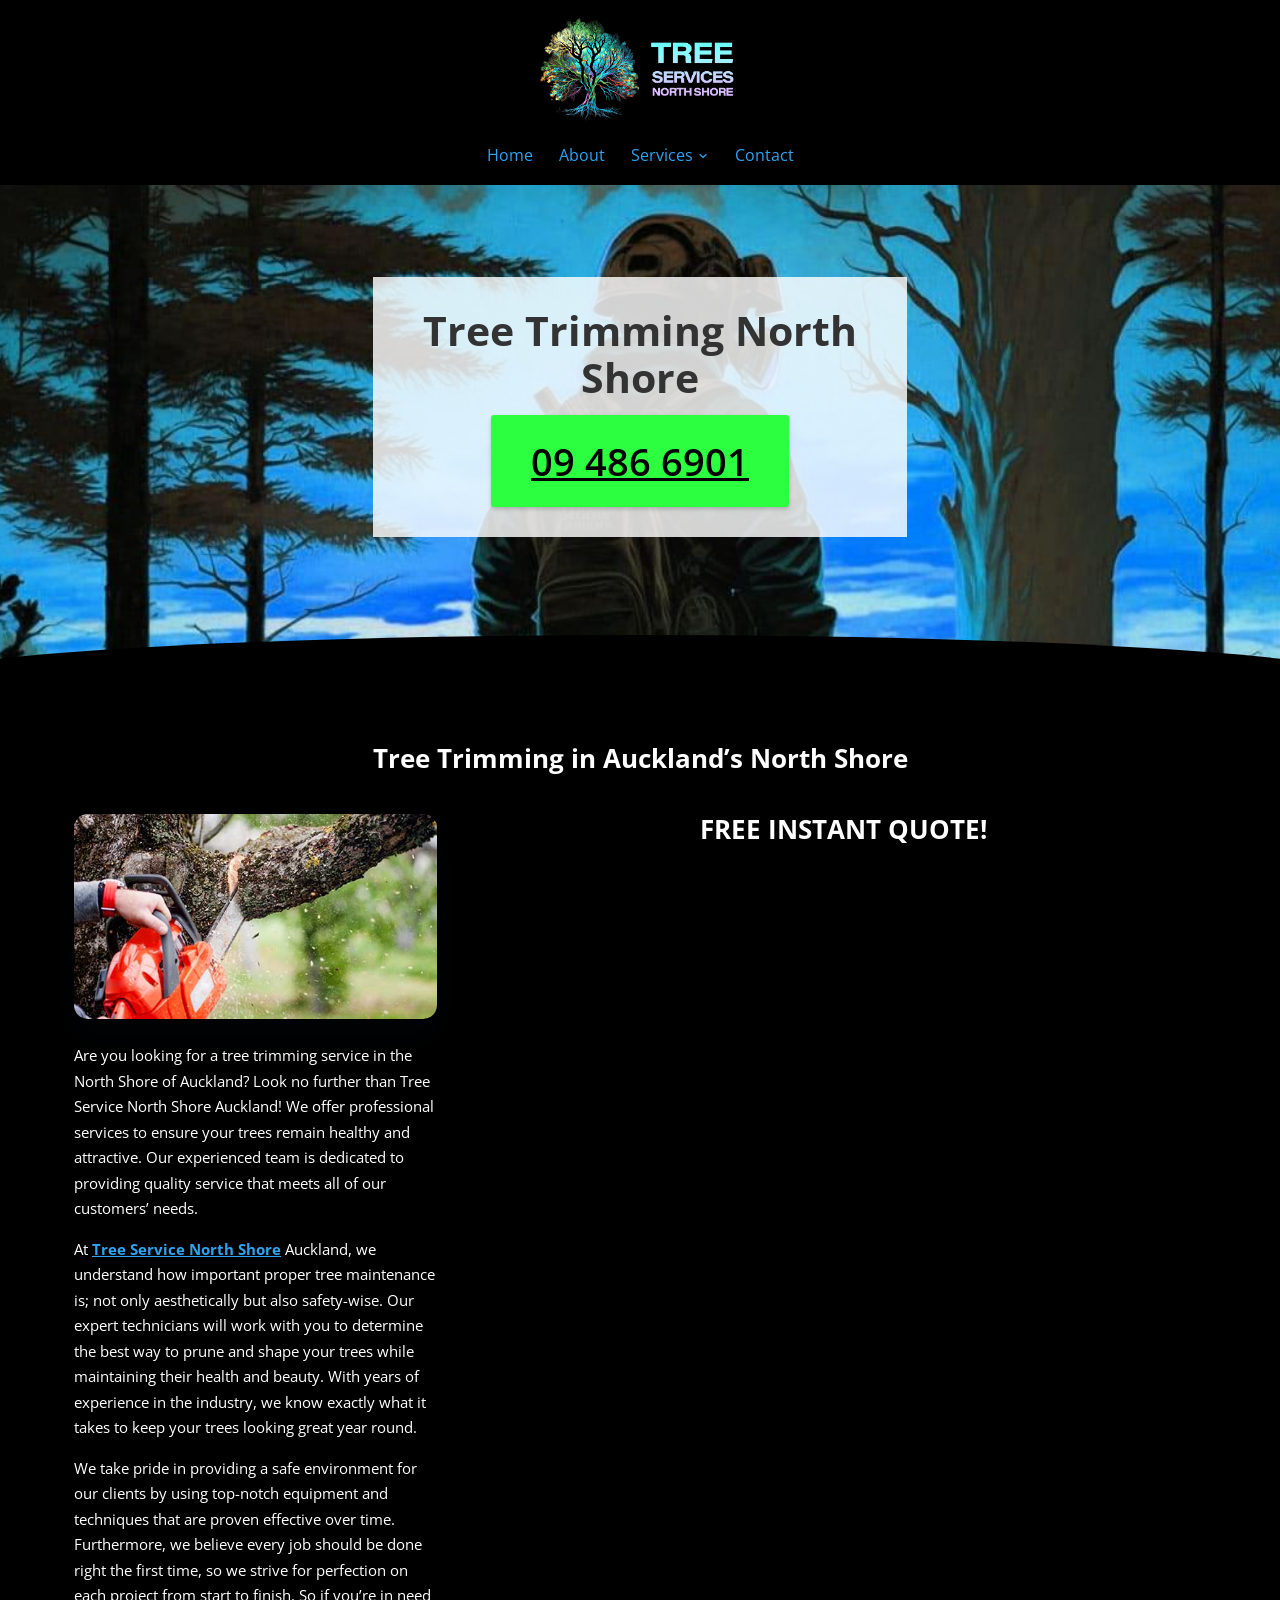
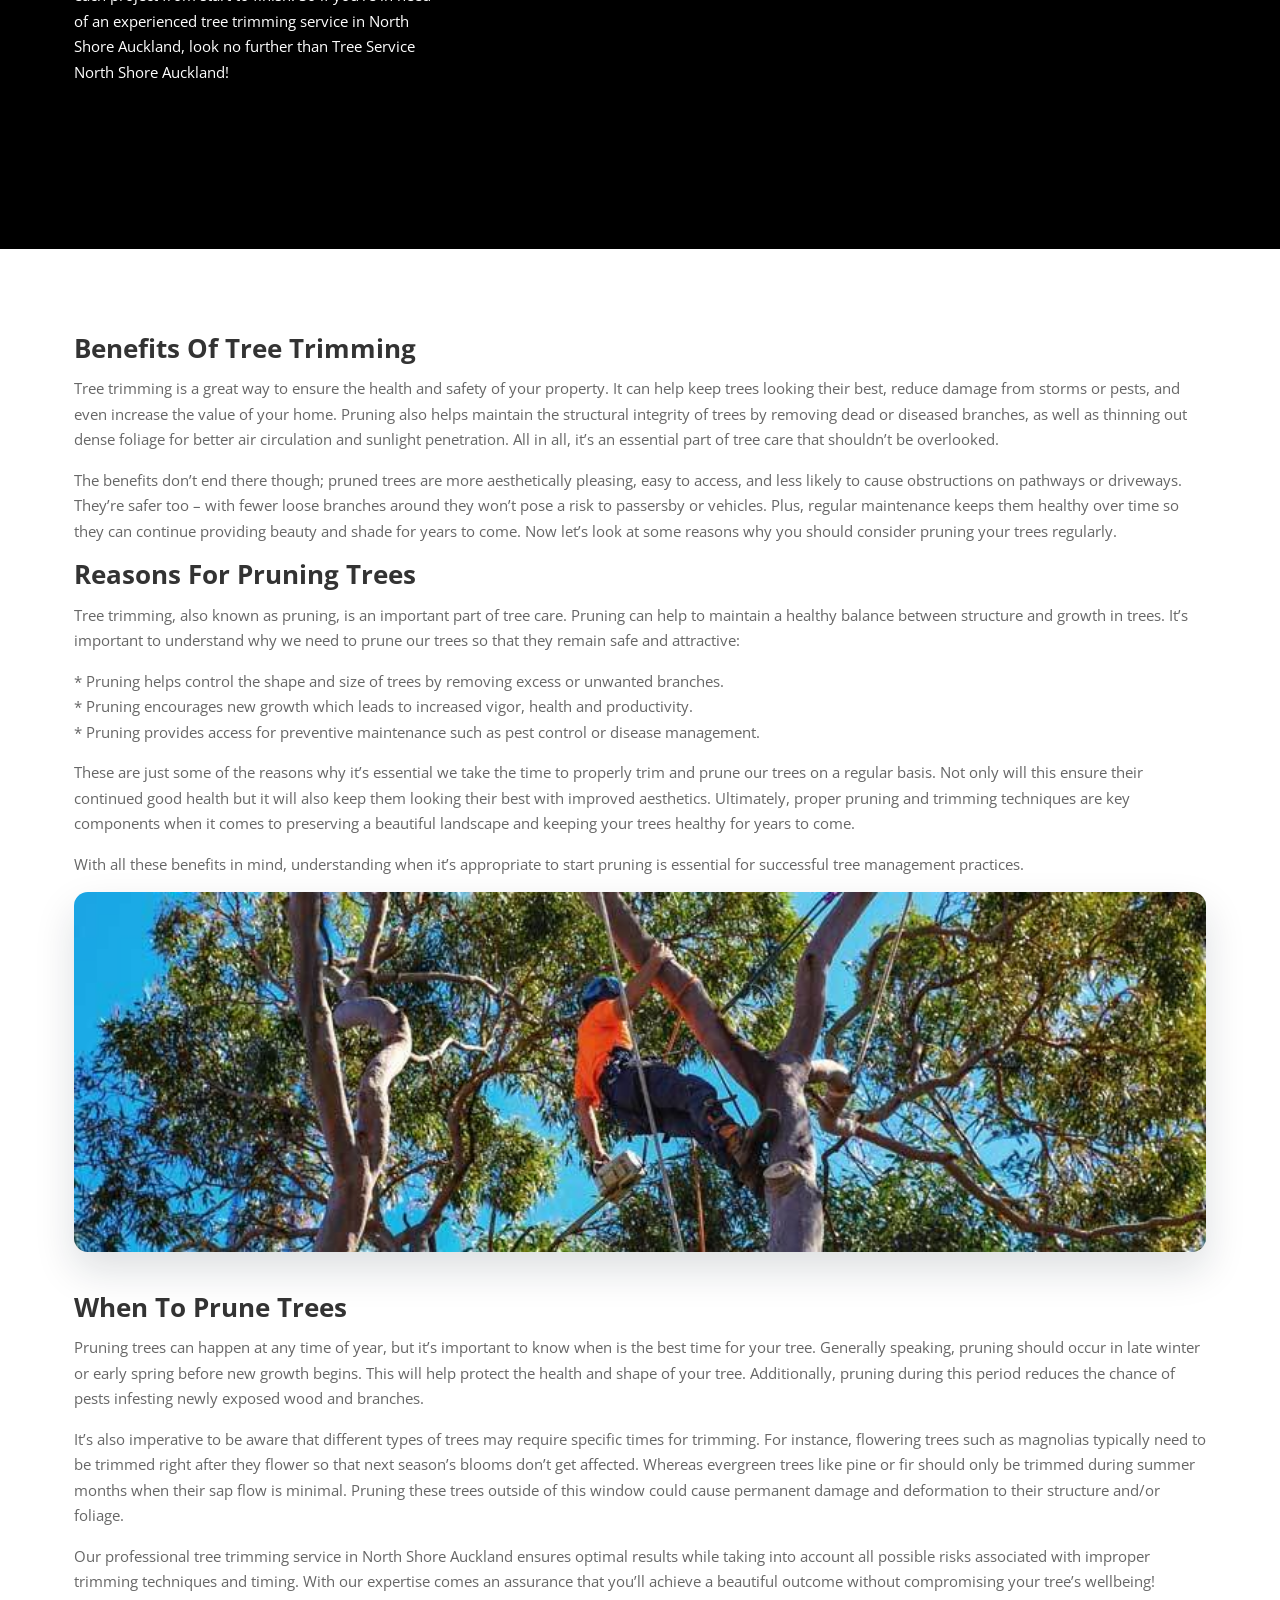
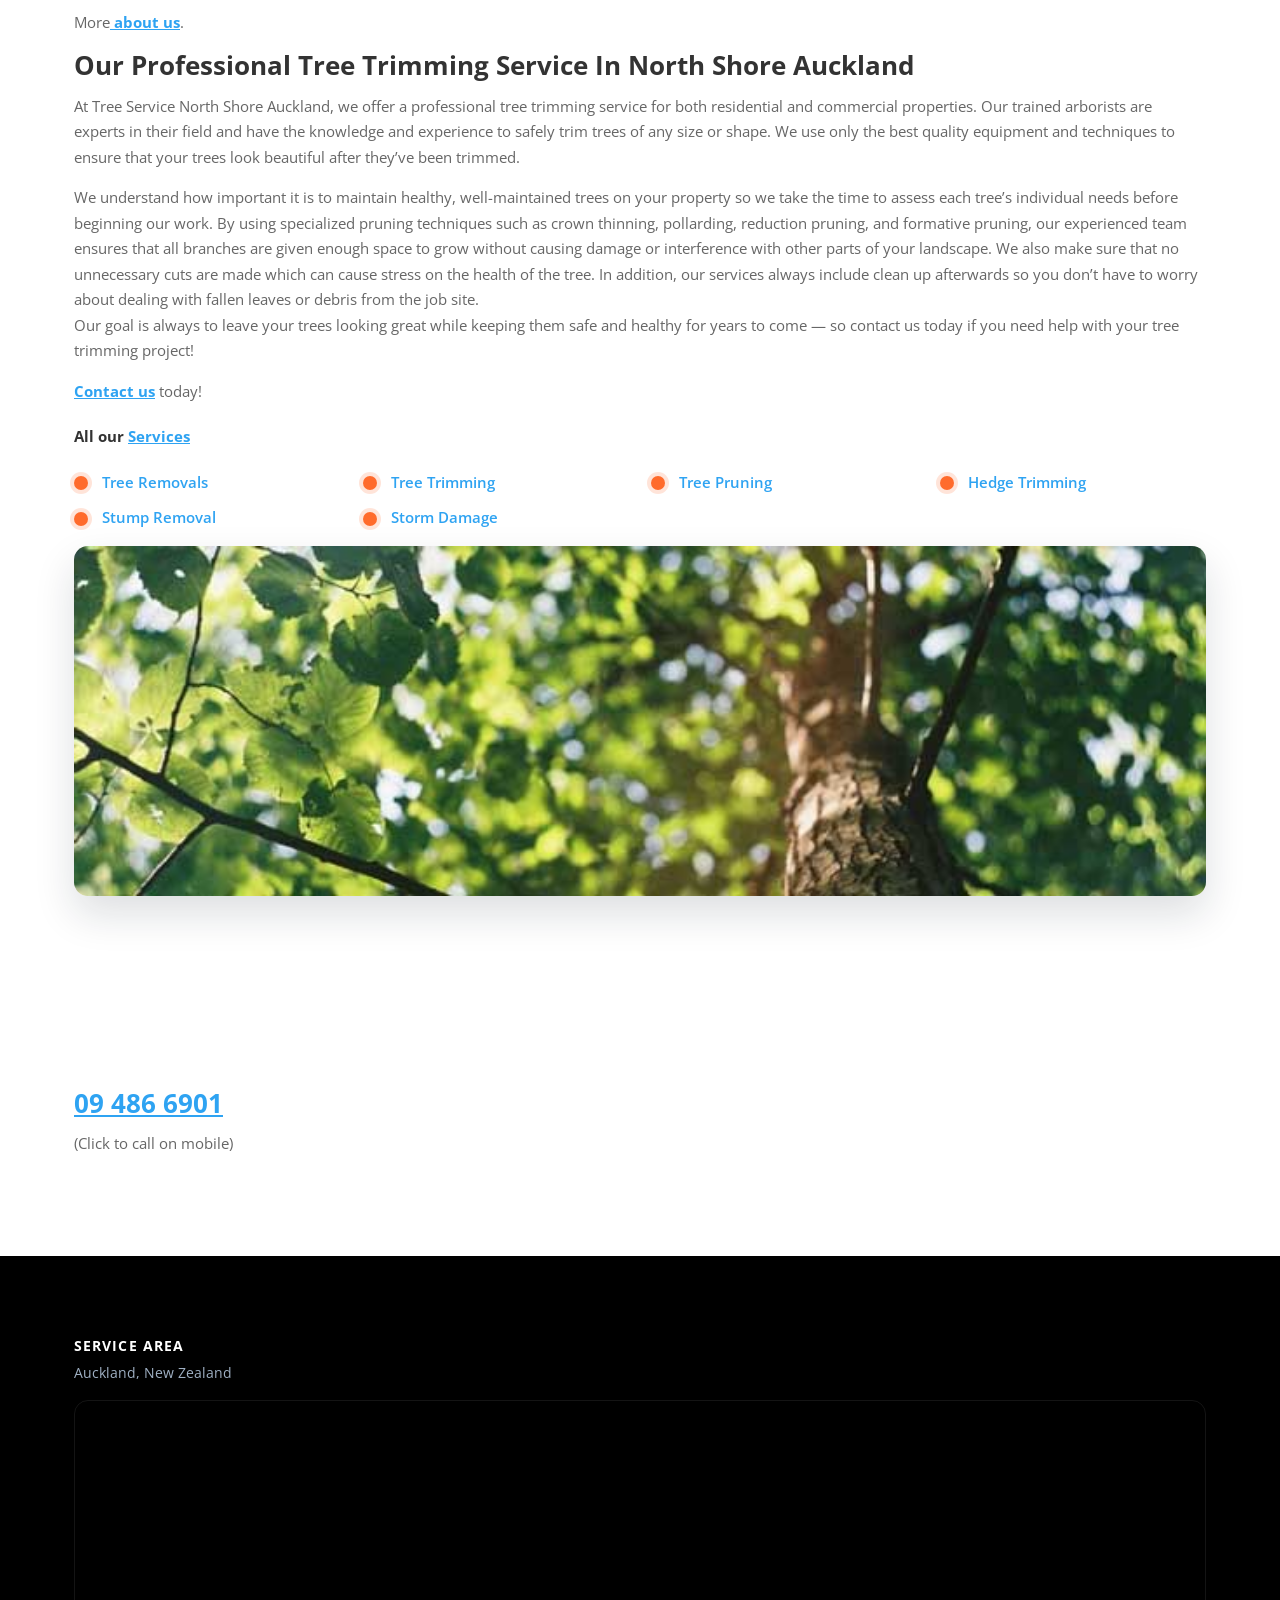
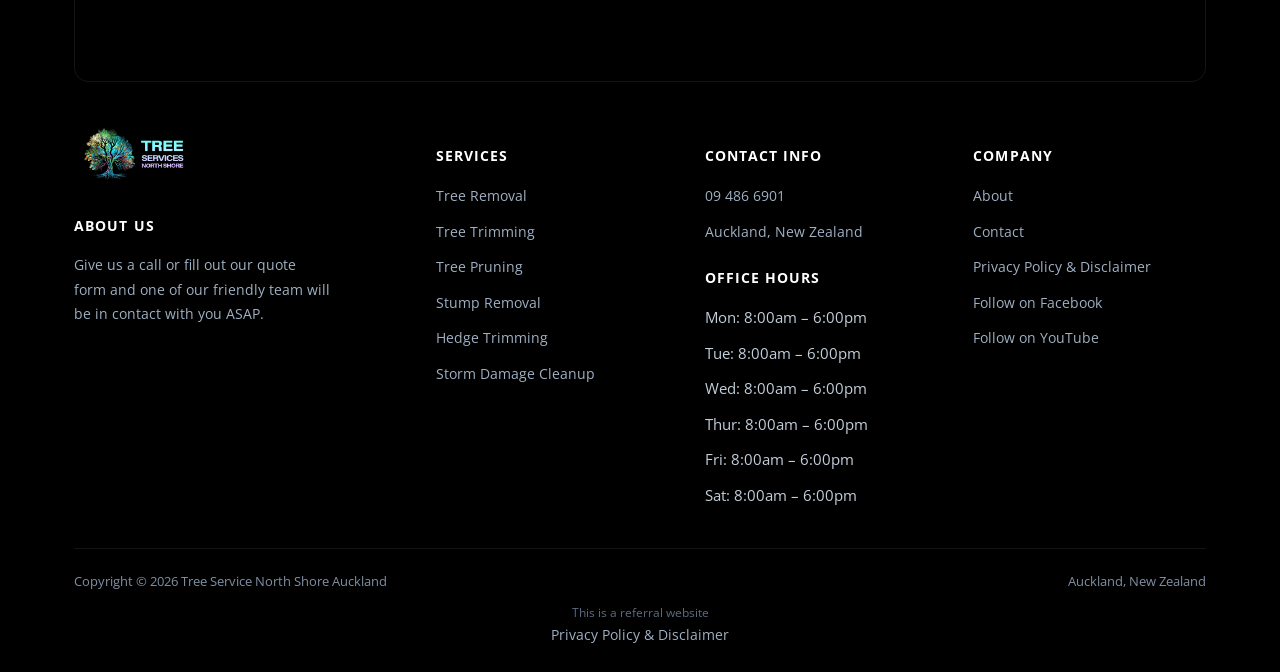
<file: tree-trimming/index.html>
<!doctype html>
<html lang="en-NZ">
<head>
<!-- Google tag (gtag.js) -->
<script async src="https://www.googletagmanager.com/gtag/js?id=AW-11106878688"></script>
<script>
  window.dataLayer = window.dataLayer || [];
  function gtag(){dataLayer.push(arguments);}
  gtag('js', new Date());
  gtag('config', 'AW-11106878688');
</script>
<meta charset="UTF-8">
<meta name="viewport" content="width=device-width, initial-scale=1.0">
<link rel="icon" href="/favicon-32.png" sizes="32x32" type="image/png">
<link rel="icon" href="/favicon-192.png" sizes="192x192" type="image/png">
<link rel="apple-touch-icon" href="/apple-touch-icon.png">
<title>Tree Trimming North Shore | Local Tree Services Auckland</title>
<meta name="description" content="Looking for Tree Trimming North Shore? We service all of the North Shore region in Auckland for Tree Trimming. Get a professional service">
<meta name="robots" content="follow, index, max-snippet:-1, max-video-preview:-1, max-image-preview:large">
<link rel="canonical" href="https://treeservicenorthshore.co.nz/tree-trimming/">
<meta property="og:locale" content="en_US">
<meta property="og:type" content="article">
<meta property="og:title" content="Tree Trimming North Shore | Local Tree Services Auckland">
<meta property="og:description" content="Looking for Tree Trimming North Shore? We service all of the North Shore region in Auckland for Tree Trimming. Get a professional service">
<meta property="og:url" content="https://treeservicenorthshore.co.nz/tree-trimming/">
<meta property="og:site_name" content="Tree Service North Shore Auckland Pros">
<meta name="twitter:card" content="summary_large_image">
<meta name="twitter:title" content="Tree Trimming North Shore | Local Tree Services Auckland">
<meta name="twitter:description" content="Looking for Tree Trimming North Shore? We service all of the North Shore region in Auckland for Tree Trimming. Get a professional service">
<meta name="twitter:label1" content="Time to read">
<meta name="twitter:data1" content="10 minutes">
<script type="application/ld+json">{"@context": "https://schema.org", "@graph": [{"@type": "Place", "@id": "https://treeservicenorthshore.co.nz/#place", "address": {"@type": "PostalAddress", "streetAddress": "17 Cashel Place", "addressLocality": "Torbay", "addressRegion": "Auckland", "postalCode": "0630", "addressCountry": "New Zealand"}}, {"@type": "Organization", "@id": "https://treeservicenorthshore.co.nz/#organization", "name": "Tree Services North Shore Auckland", "url": "https://treeservicenorthshore.co.nz", "email": "info@treeservicenorthshore.co.nz", "address": {"@type": "PostalAddress", "streetAddress": "17 Cashel Place", "addressLocality": "Torbay", "addressRegion": "Auckland", "postalCode": "0630", "addressCountry": "New Zealand"}, "logo": {"@type": "ImageObject", "@id": "https://treeservicenorthshore.co.nz/#logo", "url": "https://treeservicenorthshore.co.nz/images/Nshore-AKL-sq.png", "contentUrl": "https://treeservicenorthshore.co.nz/images/Nshore-AKL-sq.png", "caption": "Tree Service North Shore Auckland Pros", "inLanguage": "en-US", "width": "396", "height": "396"}, "contactPoint": [{"@type": "ContactPoint", "telephone": "+64-9-486-6901", "contactType": "customer support"}], "location": {"@id": "https://treeservicenorthshore.co.nz/#place"}}, {"@type": "WebSite", "@id": "https://treeservicenorthshore.co.nz/#website", "url": "https://treeservicenorthshore.co.nz", "name": "Tree Service North Shore Auckland Pros", "alternateName": "North Shore Tree Services", "publisher": {"@id": "https://treeservicenorthshore.co.nz/#organization"}, "inLanguage": "en-US"}, {"@type": "WebPage", "@id": "https://treeservicenorthshore.co.nz/tree-trimming/#webpage", "url": "https://treeservicenorthshore.co.nz/tree-trimming/", "name": "Tree Trimming North Shore | Local Tree Services Auckland", "datePublished": "2023-03-23T17:21:57+00:00", "dateModified": "2023-03-23T17:22:02+00:00", "isPartOf": {"@id": "https://treeservicenorthshore.co.nz/#website"}, "inLanguage": "en-US"}, {"@type": "Person", "@id": "https://treeservicenorthshore.co.nz/author/samstoysnzgmail-com/", "name": "samstoysnz@gmail.com", "url": "https://treeservicenorthshore.co.nz/author/samstoysnzgmail-com/", "image": {"@type": "ImageObject", "@id": "https://secure.gravatar.com/avatar/1a805ecce72dbea624f8210f16b617142cd50f277b3b90b3f68485606a558cd0?s=96&amp;d=mm&amp;r=g", "url": "https://secure.gravatar.com/avatar/1a805ecce72dbea624f8210f16b617142cd50f277b3b90b3f68485606a558cd0?s=96&amp;d=mm&amp;r=g", "caption": "samstoysnz@gmail.com", "inLanguage": "en-US"}, "sameAs": ["https://treeservicenorthshore.co.nz"], "worksFor": {"@id": "https://treeservicenorthshore.co.nz/#organization"}}, {"@type": "Article", "headline": "Tree Trimming North Shore | Local Tree Services Auckland", "keywords": "Tree Trimming North Shore", "datePublished": "2023-03-23T17:21:57+00:00", "dateModified": "2023-03-23T17:22:02+00:00", "author": {"@id": "https://treeservicenorthshore.co.nz/author/samstoysnzgmail-com/", "name": "samstoysnz@gmail.com"}, "publisher": {"@id": "https://treeservicenorthshore.co.nz/#organization"}, "description": "Looking for Tree Trimming North Shore? We service all of the North Shore region in Auckland for Tree Trimming. Get a professional service", "name": "Tree Trimming North Shore | Local Tree Services Auckland", "@id": "https://treeservicenorthshore.co.nz/tree-trimming/#richSnippet", "isPartOf": {"@id": "https://treeservicenorthshore.co.nz/tree-trimming/#webpage"}, "inLanguage": "en-US", "mainEntityOfPage": {"@id": "https://treeservicenorthshore.co.nz/tree-trimming/#webpage"}}]}</script>
<script type="application/ld+json">{"@context": "https://schema.org", "@type": "BreadcrumbList", "itemListElement": [{"@type": "ListItem", "position": 1, "name": "Home", "item": "https://treeservicenorthshore.co.nz/"}, {"@type": "ListItem", "position": 2, "name": "Tree Trimming", "item": "https://treeservicenorthshore.co.nz/tree-trimming/"}]}</script>
<script type="application/ld+json">{"@context": "https://schema.org", "@type": "Service", "serviceType": "Tree Trimming", "name": "Tree Trimming", "provider": {"@type": "LocalBusiness", "name": "Tree Service North Shore Auckland", "telephone": "+6494866901"}, "areaServed": {"@type": "AdministrativeArea", "name": "North Shore, Auckland"}, "url": "https://treeservicenorthshore.co.nz/tree-trimming/"}</script>
<link rel="preconnect" href="https://fonts.googleapis.com">
<link rel="preconnect" href="https://fonts.gstatic.com" crossorigin>
<link rel="preload" as="style" href="https://fonts.googleapis.com/css2?family=Open+Sans:wght@400;600;700;800&display=swap" onload="this.onload=null;this.rel='stylesheet'">
<noscript><link rel="stylesheet" href="https://fonts.googleapis.com/css2?family=Open+Sans:wght@400;600;700;800&display=swap"></noscript>
<link rel="stylesheet" href="/css/style.css">
</head>
<body class="">
<header class="classic">
  <div class="c-head wrap">
    <a href="/" class="brand"><img src="/images/Nshore-AKL-Long.png" alt="Tree Service North Shore Auckland" width="396" height="181"></a>
    <nav class="links"><a href="/">Home</a><a href="/about/">About</a><div class="nav-item"><a href="#!">Services <svg viewBox="0 0 24 24" fill="none" stroke-width="2.4" stroke-linecap="round" stroke-linejoin="round"><path d="m6 9 6 6 6-6"/></svg></a><div class="nav-dropdown"><a href="/tree-removal/">Tree Removal</a><a href="/tree-trimming/">Tree Trimming</a><a href="/tree-pruning/">Tree Pruning</a><a href="/stump-removal/">Stump Removal</a><a href="/hedge-trimming/">Hedge Trimming</a><a href="/storm-damage/">Storm Damage Cleanup</a></div></div><a href="/contact/">Contact</a></nav>
    <button type="button" class="hamburger-btn" id="hamburgerBtn" aria-label="Open menu" aria-expanded="false"><svg viewBox="0 0 24 24" fill="none" stroke="#fff" stroke-width="2.4" stroke-linecap="round" stroke-linejoin="round"><path d="M4 7h16M4 12h16M4 17h16"/></svg></button>
  </div>
  <div class="mobile-menu" id="mobileMenu"><a href="/">Home</a><a href="/about/">About</a><a href="#">Services</a><div class="mobile-submenu"><a href="/tree-removal/">Tree Removal</a><a href="/tree-trimming/">Tree Trimming</a><a href="/tree-pruning/">Tree Pruning</a><a href="/stump-removal/">Stump Removal</a><a href="/hedge-trimming/">Hedge Trimming</a><a href="/storm-damage/">Storm Damage Cleanup</a></div><a href="/contact/">Contact</a><a href="tel:094866901" class="mobile-menu-phone">Call 09 486 6901</a></div>
</header>
<main>
<section class="hero-c next-dark" id="top"><div class="hero-c-box"><div class="row"><div class="text"><h1>Tree Trimming North Shore</h1></div><p class="btn-wrap"><a class="btn btn-primary" href="tel:094866901">09 486 6901</a></p></div></div></section>
<section class="sec-dark"><div class="wrap"><div class="row"><div class="text">

<h2>Tree Trimming in Auckland’s North Shore</h2>

</div></div><div class="row cols cols-2 formrow"><div class="col"><div class="figure"><img src="/images/tree-trimming-christchurch-christchuch-trees.jpg" alt="Tree Trimming Auckland North Shore Services" width="502" height="285" loading="lazy" decoding="async"></div><div class="text"><p>Are you looking for a tree trimming service in the North Shore of Auckland? Look no further than Tree Service North Shore Auckland! We offer professional services to ensure your trees remain healthy and attractive. Our experienced team is dedicated to providing quality service that meets all of our customers’ needs.</p>
<p>At <a href="/">Tree Service North Shore</a> Auckland, we understand how important proper tree maintenance is; not only aesthetically but also safety-wise. Our expert technicians will work with you to determine the best way to prune and shape your trees while maintaining their health and beauty. With years of experience in the industry, we know exactly what it takes to keep your trees looking great year round.</p>
<p>We take pride in providing a safe environment for our clients by using top-notch equipment and techniques that are proven effective over time. Furthermore, we believe every job should be done right the first time, so we strive for perfection on each project from start to finish. So if you’re in need of an experienced tree trimming service in North Shore Auckland, look no further than Tree Service North Shore Auckland!</p></div></div><div class="col"><div class="text"><h2><strong>FREE INSTANT QUOTE!<br></strong></h2></div><div class="form-card"><iframe src="https://api.leadconnectorhq.com/widget/form/1JYGwuIHo6WyPs5yPRcu" style="width:100%;height:100%;min-height:900px;border:none;border-radius:14px" id="inline-1JYGwuIHo6WyPs5yPRcu" data-layout="{'id':'INLINE'}" data-trigger-type="alwaysShow" data-trigger-value="" data-activation-type="alwaysActivated" data-activation-value="" data-deactivation-type="neverDeactivate" data-deactivation-value="" data-form-name="Tree service Enquiry N SHORE" data-height="900" data-layout-iframe-id="inline-1JYGwuIHo6WyPs5yPRcu" data-form-id="1JYGwuIHo6WyPs5yPRcu" data-cookie-consent="true" data-cookie-consent-provider="auto" title="Tree service Enquiry N SHORE"></iframe></div></div></div></div></section>
<section class="bg-paper"><div class="wrap"><div class="row"><div class="text"><h2>Benefits Of Tree Trimming</h2>
<p>Tree trimming is a great way to ensure the health and safety of your property. It can help keep trees looking their best, reduce damage from storms or pests, and even increase the value of your home. Pruning also helps maintain the structural integrity of trees by removing dead or diseased branches, as well as thinning out dense foliage for better air circulation and sunlight penetration. All in all, it’s an essential part of tree care that shouldn’t be overlooked.</p>
<p>The benefits don’t end there though; pruned trees are more aesthetically pleasing, easy to access, and less likely to cause obstructions on pathways or driveways. They’re safer too – with fewer loose branches around they won’t pose a risk to passersby or vehicles. Plus, regular maintenance keeps them healthy over time so they can continue providing beauty and shade for years to come. Now let’s look at some reasons why you should consider pruning your trees regularly.</p>
<h2>Reasons For Pruning Trees</h2>
<p>Tree trimming, also known as pruning, is an important part of tree care. Pruning can help to maintain a healthy balance between structure and growth in trees. It’s important to understand why we need to prune our trees so that they remain safe and attractive:</p>
<p>* Pruning helps control the shape and size of trees by removing excess or unwanted branches.<br>* Pruning encourages new growth which leads to increased vigor, health and productivity.<br>* Pruning provides access for preventive maintenance such as pest control or disease management.</p>
<p>These are just some of the reasons why it’s essential we take the time to properly trim and prune our trees on a regular basis. Not only will this ensure their continued good health but it will also keep them looking their best with improved aesthetics. Ultimately, proper pruning and trimming techniques are key components when it comes to preserving a beautiful landscape and keeping your trees healthy for years to come.</p>
<p>With all these benefits in mind, understanding when it’s appropriate to start pruning is essential for successful tree management practices.</p></div><div class="figure"><img src="/images/tree-strip2-1.jpg" alt="arborist up tree in Christchurch trimming and pruning" width="800" height="254" loading="lazy" decoding="async"></div></div><div class="row"><div class="text"><h2>When To Prune Trees</h2>
<p>Pruning trees can happen at any time of year, but it’s important to know when is the best time for your tree. Generally speaking, pruning should occur in late winter or early spring before new growth begins. This will help protect the health and shape of your tree. Additionally, pruning during this period reduces the chance of pests infesting newly exposed wood and branches.</p>
<p>It’s also imperative to be aware that different types of trees may require specific times for trimming. For instance, flowering trees such as magnolias typically need to be trimmed right after they flower so that next season’s blooms don’t get affected. Whereas evergreen trees like pine or fir should only be trimmed during summer months when their sap flow is minimal. Pruning these trees outside of this window could cause permanent damage and deformation to their structure and/or foliage.</p>
<p>Our professional tree trimming service in North Shore Auckland ensures optimal results while taking into account all possible risks associated with improper trimming techniques and timing. With our expertise comes an assurance that you’ll achieve a beautiful outcome without compromising your tree’s wellbeing!</p>
<p>More<a href="/about/"> about us</a>.</p>
<h2>Our Professional Tree Trimming Service In North Shore Auckland</h2>
<p>At Tree Service North Shore Auckland, we offer a professional tree trimming service for both residential and commercial properties. Our trained arborists are experts in their field and have the knowledge and experience to safely trim trees of any size or shape. We use only the best quality equipment and techniques to ensure that your trees look beautiful after they’ve been trimmed.</p>
<p>We understand how important it is to maintain healthy, well-maintained trees on your property so we take the time to assess each tree’s individual needs before beginning our work. By using specialized pruning techniques such as crown thinning, pollarding, reduction pruning, and formative pruning, our experienced team ensures that all branches are given enough space to grow without causing damage or interference with other parts of your landscape. We also make sure that no unnecessary cuts are made which can cause stress on the health of the tree. In addition, our services always include clean up afterwards so you don’t have to worry about dealing with fallen leaves or debris from the job site.<br>Our goal is always to leave your trees looking great while keeping them safe and healthy for years to come — so contact us today if you need help with your tree trimming project!</p>

<p><a href="/contact/">Contact us</a> today!</p></div><div class="text"><h4><strong>All our <a href="/">Services</a></strong></h4>
<ul>
<li><a href="/tree-removal/">Tree Removals</a></li>
<li><a href="/tree-trimming/">Tree Trimming</a></li>
<li><a href="/tree-pruning/">Tree Pruning</a></li>
<li><a href="/hedge-trimming/">Hedge Trimming</a></li>
<li><a href="/stump-removal/">Stump Removal</a></li>
<li><a href="/storm-damage/">Storm Damage</a></li>
</ul></div><div class="figure"><img src="/images/Baner-image-3-1.jpg" alt="nice tree that&#x27;s been felled by our professional arborists" width="650" height="201" loading="lazy" decoding="async"></div></div></div></section>
<section class=""><div class="wrap"><div class="row"><div class="text"><h2><u><a href="tel:094866901">09 486 6901</a></u></h2>
<p>(Click to call on mobile)</p></div></div></div></section>
</main>
<footer>
  <div class="wrap">
    <div class="footer-map-head"><h4>Service Area</h4><p>Auckland, New Zealand</p></div><div class="footer-map"><iframe src="https://www.google.com/maps/embed?pb=!1m14!1m8!1m3!1d102300.0282164413!2d174.722585!3d-36.7495502!3m2!1i1024!2i768!4f13.1!3m3!1m2!1s0xa351a50af33dd05b%3A0xe43c5d1c3cdaa1fe!2sTree%20Service%20North%20Shore%20Auckland!5e0!3m2!1sen!2snz!4v1678823859809!5m2!1sen!2snz" width="600" height="280" style="border:0" allowfullscreen loading="lazy" referrerpolicy="no-referrer-when-downgrade" title="Tree Service North Shore Auckland service area map"></iframe></div>
    <div class="footer-grid "><div class="footer-brand"><a href="/" class="brand"><img src="/images/Nshore-AKL-Long.png" alt="Tree Service North Shore Auckland" width="396" height="181" loading="lazy"></a><h4>About us</h4><p>Give us a call or fill out our quote form and one of our friendly team will be in contact with you ASAP.</p></div><div><h4>Services</h4><ul><li><a href="/tree-removal/">Tree Removal</a></li><li><a href="/tree-trimming/">Tree Trimming</a></li><li><a href="/tree-pruning/">Tree Pruning</a></li><li><a href="/stump-removal/">Stump Removal</a></li><li><a href="/hedge-trimming/">Hedge Trimming</a></li><li><a href="/storm-damage/">Storm Damage Cleanup</a></li></ul></div><div><h4>Contact Info</h4><ul><li><a href="tel:094866901">09 486 6901</a></li><li><a href="https://goo.gl/maps/chvnurM3AeTjNzAj7" target="_blank" rel="noopener">Auckland, New Zealand</a></li></ul><h4 style="margin-top:22px;">Office Hours</h4><ul><li>Mon: 8:00am &ndash; 6:00pm</li><li>Tue: 8:00am &ndash; 6:00pm</li><li>Wed: 8:00am &ndash; 6:00pm</li><li>Thur: 8:00am &ndash; 6:00pm</li><li>Fri: 8:00am &ndash; 6:00pm</li><li>Sat: 8:00am &ndash; 6:00pm</li></ul></div><div><h4>Company</h4><ul><li><a href="/about/">About</a></li><li><a href="/contact/">Contact</a></li><li><a href="/privacy-policy/">Privacy Policy &amp; Disclaimer</a></li><li><a href="https://www.facebook.com/profile.php?id=100090646135302" target="_blank" rel="noopener">Follow on Facebook</a></li><li><a href="https://www.youtube.com/channel/UC_sRtcgdpdR-Z8NWRMXJEhw" target="_blank" rel="noopener">Follow on YouTube</a></li></ul></div></div>
    <div class="footer-bottom"><span>Copyright &copy; 2026 Tree Service North Shore Auckland</span><span>Auckland, New Zealand</span></div>
    <div class="footer-disclosure">This is a referral website<br><a href="/privacy-policy/">Privacy Policy &amp; Disclaimer</a></div>
  </div>
</footer>
<script>
(function(){var b=document.getElementById('hamburgerBtn'),m=document.getElementById('mobileMenu');if(!b||!m)return;b.addEventListener('click',function(){var o=m.classList.toggle('open');b.setAttribute('aria-expanded',o?'true':'false');});})();
</script>
<script src="https://link.msgsndr.com/js/form_embed.js" defer></script>
</body>
</html>
</file>
<file: css/style.css>
:root{
    --navy:#0f1b2b;
    --navy-2:#16283f;
    --orange:#ff6b2c;
    --orange-2:#ff8a4c;
    --paper:#f6f7f9;
    --ink:#141c26;
    --muted:#5b6673;
    --line:#e6e9ee;
    --white:#ffffff;
    --radius:14px;
    --shadow:0 10px 30px rgba(15,27,43,0.08);
    --maxw:1180px;
  }
  *{box-sizing:border-box;}
  html{scroll-behavior:smooth;}
  body{
    margin:0;
    font-family:'Inter',-apple-system,BlinkMacSystemFont,'Segoe UI',sans-serif;
    color:var(--ink);
    background:var(--white);
    line-height:1.6;
  }
  img{max-width:100%;display:block;}
  a{color:inherit;}
  .wrap{max-width:var(--maxw);margin:0 auto;padding:0 24px;}
  h1,h2,h3{font-weight:800;line-height:1.15;margin:0 0 .5em;}
  h2{font-size:clamp(1.7rem,3vw,2.4rem);}
  h3{font-size:1.15rem;}
  p{color:var(--muted);margin:0 0 1em;}
  .eyebrow{
    display:inline-flex;align-items:center;gap:8px;
    text-transform:uppercase;letter-spacing:.08em;font-size:.75rem;font-weight:700;
    color:var(--orange);margin-bottom:12px;
  }
  .eyebrow::before{content:"";width:22px;height:2px;background:var(--orange);display:inline-block;}
  .btn{
    display:inline-flex;align-items:center;justify-content:center;gap:8px;
    padding:15px 28px;border-radius:999px;font-weight:700;font-size:.95rem;
    text-decoration:none;cursor:pointer;border:2px solid transparent;transition:transform .15s ease, box-shadow .15s ease, background .15s ease;
  }
  .btn:hover{transform:translateY(-2px);}
  .btn-primary{background:var(--orange);color:var(--white);box-shadow:0 8px 20px rgba(255,107,44,.35);}
  .btn-primary:hover{background:var(--orange-2);}
  .btn-outline{background:transparent;border-color:rgba(255,255,255,.35);color:var(--white);}
  .btn-outline:hover{border-color:var(--white);}
  .btn-dark{background:var(--navy);color:var(--white);}

  /* Header */
  header{
    position:sticky;top:0;z-index:50;background:rgba(15,27,43,.96);backdrop-filter:blur(6px);
    border-bottom:1px solid rgba(255,255,255,.06);
  }
  .nav{display:flex;align-items:center;justify-content:space-between;padding:16px 24px;}
  .brand{display:flex;align-items:center;gap:10px;color:var(--white);text-decoration:none;font-weight:800;font-size:1.05rem;letter-spacing:.01em;}
  .brand-mark{
    width:34px;height:32px;display:flex;align-items:center;flex-shrink:0;
  }
  .brand-mark svg{width:34px;height:32px;}
  .brand small{display:block;font-size:.65rem;font-weight:600;color:#9fb0c3;letter-spacing:.12em;text-transform:uppercase;}
  nav.links{display:flex;align-items:center;gap:32px;}
  nav.links a{color:#cfd8e3;text-decoration:none;font-weight:600;font-size:.92rem;}
  nav.links a:hover{color:var(--white);}
  .nav-item{position:relative;display:flex;align-items:center;padding:24px 0;margin:-24px 0;}
  .nav-item > a{display:flex;align-items:center;gap:5px;}
  .nav-item > a svg{width:13px;height:13px;stroke:currentColor;transition:transform .18s ease;}
  .nav-item:hover > a svg{transform:rotate(180deg);}
  .nav-dropdown{
    position:absolute;top:100%;left:0;margin-top:2px;
    background:var(--navy-2);border:1px solid rgba(255,255,255,.1);border-radius:12px;
    padding:8px;min-width:220px;box-shadow:0 22px 44px rgba(0,0,0,.4);
    opacity:0;visibility:hidden;transform:translateY(-6px);transition:opacity .18s ease, transform .18s ease, visibility .18s ease;
    z-index:60;
  }
  .nav-item:hover .nav-dropdown{opacity:1;visibility:visible;transform:translateY(0);}
  .nav-dropdown a{display:block;padding:10px 12px;border-radius:8px;color:#cfd8e3;font-weight:600;font-size:.88rem;}
  .nav-dropdown a:hover{background:rgba(255,255,255,.07);color:var(--white);}
  .nav-cta{display:flex;align-items:center;gap:14px;}
  .phone-pill{
    display:flex;align-items:center;gap:8px;color:var(--white);text-decoration:none;font-weight:700;font-size:.92rem;
  }
  .phone-pill svg{width:16px;height:16px;stroke:var(--orange);}
  .menu-toggle{display:none;background:none;border:none;color:var(--white);font-size:1.6rem;cursor:pointer;}
  .hamburger-btn{
    display:none;width:42px;height:42px;border-radius:10px;background:var(--orange);border:none;
    align-items:center;justify-content:center;cursor:pointer;flex-shrink:0;box-shadow:0 8px 20px rgba(255,107,44,.35);
  }
  .hamburger-btn svg{width:20px;height:20px;}

  /* Mobile menu panel */
  .mobile-menu{
    display:none;flex-direction:column;gap:2px;background:var(--navy-2);
    border-top:1px solid rgba(255,255,255,.08);padding:10px 20px 22px;
  }
  .mobile-menu.open{display:flex;}
  .mobile-menu a{
    color:#cfd8e3;text-decoration:none;font-weight:600;font-size:.98rem;padding:13px 4px;
    border-bottom:1px solid rgba(255,255,255,.06);
  }
  .mobile-submenu{display:flex;flex-direction:column;padding-left:14px;}
  .mobile-submenu a{font-size:.9rem;font-weight:500;color:#9fb0c3;padding:10px 4px;}
  .mobile-menu-phone{color:var(--orange) !important;font-weight:700 !important;}
  .mobile-menu .btn-primary{justify-content:center;margin-top:14px;border-bottom:none;}

  /* Hero */
  .hero{
    background:radial-gradient(1200px 500px at 15% -10%, rgba(255,107,44,.22), transparent 60%),
               linear-gradient(100deg, rgba(15,27,43,.97) 0%, rgba(15,27,43,.93) 38%, rgba(15,27,43,.62) 100%),
               url('/images/banner-b.jpg');
    background-size:cover;background-position:center 65%;
    color:var(--white);position:relative;overflow:hidden;
  }
  .hero::after{
    content:"";position:absolute;right:-120px;top:-80px;width:520px;height:520px;
    background:radial-gradient(circle,rgba(255,107,44,.2),transparent 70%);
  }
  .hero-inner{
    position:relative;z-index:2;padding:88px 24px 76px;max-width:1320px;margin:0 auto;
    display:grid;grid-template-columns:.95fr 1.25fr;gap:40px;align-items:center;
  }
  .hero h1{font-size:clamp(2.1rem,4.4vw,3.2rem);margin-bottom:.4em;}
  .hero h1 span{color:var(--orange);}
  .hero-topbar{
    position:relative;z-index:3;background:linear-gradient(135deg,var(--orange),var(--orange-2));
    padding:16px 24px;text-align:center;box-shadow:0 4px 18px rgba(0,0,0,.18);
  }
  .hero-topbar strong{
    display:inline-block;color:var(--navy);font-weight:900;letter-spacing:.02em;
    font-size:clamp(1.3rem,3.4vw,2rem);text-transform:uppercase;
    text-shadow:0 0 14px rgba(255,255,255,.85), 0 0 28px rgba(255,255,255,.5), 0 2px 0 rgba(255,255,255,.4);
  }
  .hero p.lead{color:#c3ceda;font-size:1.08rem;max-width:52ch;margin-bottom:1.8em;}
  .hero-actions{display:flex;flex-wrap:wrap;gap:14px;margin-bottom:2.4em;}
  .hero-stats{display:flex;gap:28px;flex-wrap:wrap;}
  .hero-stats div{min-width:110px;}
  .hero-stats strong{display:block;font-size:1.6rem;color:var(--white);}
  .hero-stats span{font-size:.8rem;color:#9fb0c3;text-transform:uppercase;letter-spacing:.06em;}

  .hero-card{
    background:rgba(255,255,255,.06);border:1px solid rgba(255,255,255,.12);border-radius:var(--radius);
    padding:28px;backdrop-filter:blur(4px);
  }
  .hero-card h3{color:var(--white);margin-bottom:14px;font-size:1.05rem;}
  .hero-card ul{list-style:none;margin:0;padding:0;display:grid;gap:12px;}
  .hero-card li{display:flex;gap:10px;align-items:flex-start;color:#dbe3ec;font-size:.92rem;}
  .hero-card li svg{width:18px;height:18px;stroke:var(--orange);flex-shrink:0;margin-top:2px;}

  /* Hero form (right column) */
  .hero-form{
    padding:0;
  }
  .hero-form-head{padding:0 4px 32px;}
  .response-time{
    color:var(--white);font-size:2rem;font-weight:800;margin:0;line-height:1.3;
  }
  .response-time .highlight{
    position:relative;color:var(--white);display:inline-block;padding-bottom:6px;
  }
  .response-time .highlight::after{
    content:"";position:absolute;left:-4px;right:-4px;bottom:-6px;height:14px;
    background:linear-gradient(90deg,var(--orange),var(--orange-2));
    border-radius:8px;z-index:1;transform:skewX(-10deg) rotate(-1deg);
    box-shadow:0 4px 10px rgba(255,107,44,.35);
  }
  .hero-form iframe{border-radius:10px;display:block;}

  /* Checklist strip */
  .checklist-strip{background:var(--navy-2);border-top:1px solid rgba(255,255,255,.08);}
  .checklist-strip .wrap{
    display:flex;flex-wrap:wrap;gap:14px 32px;padding:22px 24px;justify-content:center;
  }
  .checklist-strip .check-item{display:flex;align-items:center;gap:10px;color:#dbe3ec;font-size:.9rem;font-weight:600;}
  .checklist-strip .check-item svg{width:18px;height:18px;stroke:var(--orange);flex-shrink:0;}

  /* Trust bar */
  .sub-headline{background:var(--navy);padding:22px 0;}
  .sub-headline h2{
    margin:0;text-align:center;color:var(--white);font-size:clamp(1.05rem,2.4vw,1.4rem);font-weight:700;
  }

  .trustbar{background:var(--white);border-bottom:1px solid var(--line);}
  .trustbar .wrap{
    display:grid;grid-template-columns:repeat(4,1fr);gap:24px;padding:26px 24px;
  }
  .trust-item{display:flex;align-items:center;gap:12px;}
  .trust-item svg{width:26px;height:26px;stroke:var(--orange);flex-shrink:0;}
  .trust-item span{font-weight:700;font-size:.88rem;color:var(--navy);}

  /* Section spacing */
  section{padding:84px 0;}
  .section-head{max-width:640px;margin-bottom:48px;}
  .bg-paper{background:var(--paper);}

  /* Content + photo split */
  .content-photo-grid{display:grid;grid-template-columns:1.1fr .9fr;gap:48px;align-items:center;}
  .content-photo{border-radius:var(--radius);overflow:hidden;box-shadow:0 24px 50px rgba(15,27,43,.18);}
  .content-photo img{width:100%;height:360px;object-fit:cover;object-position:center;display:block;}

  /* Services grid */
  .services-grid{display:grid;grid-template-columns:repeat(3,1fr);gap:24px;}
  .service-card{
    background:var(--white);border:1px solid var(--line);border-radius:var(--radius);
    box-shadow:var(--shadow);transition:transform .18s ease, box-shadow .18s ease;
    position:relative;padding:0;overflow:hidden;
  }
  .service-card:hover{transform:translateY(-4px);box-shadow:0 16px 34px rgba(15,27,43,.12);}
  .service-card .card-photo{width:100%;height:170px;object-fit:cover;object-position:center;}
  .service-card .card-body{padding:22px 26px 28px;}
  .service-icon{
    width:52px;height:52px;border-radius:12px;background:linear-gradient(135deg,#fff1e9,#ffe1cf);
    display:flex;align-items:center;justify-content:center;margin-bottom:18px;
    margin-top:-40px;position:relative;z-index:2;box-shadow:0 6px 16px rgba(15,27,43,.18);
  }
  .service-icon svg{width:26px;height:26px;stroke:var(--orange);}
  .service-card h3{margin-bottom:8px;}
  .service-card p{margin-bottom:0;font-size:.93rem;}
  .service-card .service-link{
    display:inline-flex;align-items:center;gap:6px;margin-top:14px;font-size:.85rem;font-weight:700;color:var(--orange);text-decoration:none;
  }
  .service-card.featured{border-color:var(--orange);}
  .service-tag{
    position:absolute;top:14px;right:16px;z-index:3;background:var(--orange);color:var(--white);
    font-size:.68rem;font-weight:800;letter-spacing:.06em;text-transform:uppercase;
    padding:5px 12px;border-radius:999px;
  }

  /* Gallery */
  .gallery-grid{display:grid;grid-template-columns:repeat(4,1fr);gap:18px;}
  .gallery-item{
    position:relative;border-radius:var(--radius);overflow:hidden;aspect-ratio:4/5;
    box-shadow:var(--shadow);
  }
  .gallery-item img{width:100%;height:100%;object-fit:cover;transition:transform .3s ease;}
  .gallery-item:hover img{transform:scale(1.06);}
  .gallery-item .cap{
    position:absolute;left:0;right:0;bottom:0;padding:16px 14px;color:var(--white);font-weight:700;font-size:.85rem;
    background:linear-gradient(0deg, rgba(15,27,43,.85), transparent 70%);
  }

  /* Areas we service carousel */
  .areas-head{display:flex;justify-content:space-between;align-items:flex-end;gap:24px;margin-bottom:32px;flex-wrap:wrap;}
  .areas-top-grid{display:grid;grid-template-columns:2fr 1fr;gap:40px;align-items:stretch;margin-bottom:32px;}
  .areas-intro{display:flex;flex-direction:column;justify-content:space-between;gap:24px;}
  .areas-map-card{
    border-radius:var(--radius);overflow:hidden;min-height:220px;
    border:1px solid var(--line);box-shadow:0 10px 24px rgba(15,27,43,.08);
  }
  .areas-map-card iframe{width:100%;height:100%;border:0;display:block;}
  .carousel-nav{display:flex;gap:10px;}
  .carousel-nav button{
    width:42px;height:42px;border-radius:50%;border:1px solid var(--line);background:var(--white);
    display:flex;align-items:center;justify-content:center;cursor:pointer;transition:background .15s ease;
  }
  .carousel-nav button:hover{background:var(--paper);}
  .carousel-nav button svg{width:18px;height:18px;stroke:var(--navy);}
  .areas-carousel{
    display:flex;overflow-x:auto;scroll-snap-type:x mandatory;gap:24px;
    scrollbar-width:none;-ms-overflow-style:none;padding-bottom:4px;
  }
  .areas-carousel::-webkit-scrollbar{display:none;}
  .area-slide{
    flex:0 0 100%;scroll-snap-align:start;background:var(--paper);border:1px solid var(--line);
    border-radius:var(--radius);padding:32px 36px;
  }
  .area-slide h3{font-size:1.2rem;margin-bottom:20px;color:var(--navy);}
  .area-suburbs{columns:4;column-gap:28px;list-style:none;margin:0;padding:0;}
  .area-suburbs li{
    display:flex;align-items:center;gap:8px;font-size:.86rem;color:var(--muted);
    break-inside:avoid;margin-bottom:9px;
  }
  .area-suburbs li svg{width:13px;height:13px;stroke:var(--orange);flex-shrink:0;}
  .area-dots{display:flex;gap:8px;justify-content:center;margin-top:24px;}
  .area-dots button{
    width:8px;height:8px;border-radius:50%;background:var(--line);border:none;cursor:pointer;padding:0;
  }
  .area-dots button.active{background:var(--orange);width:22px;border-radius:6px;transition:width .2s ease;}

  /* Reviews */
  .reviews-wrap{max-width:920px;margin:0 auto;}

  /* FAQ accordion */
  .faq-wrap{max-width:820px;margin:0 auto;display:grid;gap:14px;}
  .faq-item{
    background:var(--white);border:1px solid var(--line);border-radius:12px;overflow:hidden;
  }
  .faq-item summary{
    list-style:none;cursor:pointer;padding:20px 24px;display:flex;align-items:center;justify-content:space-between;
    gap:16px;font-weight:700;color:var(--navy);font-size:1rem;
  }
  .faq-item summary::-webkit-details-marker{display:none;}
  .faq-item summary .faq-icon{
    width:26px;height:26px;border-radius:50%;background:var(--paper);display:flex;align-items:center;justify-content:center;
    flex-shrink:0;transition:transform .2s ease, background .2s ease;
  }
  .faq-item summary .faq-icon svg{width:14px;height:14px;stroke:var(--orange);}
  .faq-item[open] summary .faq-icon{transform:rotate(45deg);background:#fff1e9;}
  .faq-item .faq-answer{padding:0 24px 20px;margin:0;font-size:.94rem;}

  /* Footer map */
  .footer-map-head{margin-bottom:16px;}
  .footer-map-head h4{color:var(--white);font-size:.85rem;text-transform:uppercase;letter-spacing:.08em;margin-bottom:4px;}
  .footer-map-head p{color:#9fb0c3;font-size:.85rem;margin:0;}
  .footer-map{
    width:100%;border-radius:var(--radius);overflow:hidden;margin-bottom:44px;
    border:1px solid rgba(255,255,255,.08);
  }
  .footer-map iframe{width:100%;height:280px;border:0;display:block;}

  /* Why us */
  .why-grid{display:grid;grid-template-columns:1fr 1fr;gap:56px;align-items:start;}
  .why-list{display:grid;gap:22px;}
  .why-item{display:flex;gap:16px;}
  .why-num{
    width:42px;height:42px;border-radius:10px;background:var(--navy);color:var(--white);
    display:flex;align-items:center;justify-content:center;font-weight:800;flex-shrink:0;font-size:.95rem;
  }
  .why-item h3{margin-bottom:4px;font-size:1.05rem;}
  .why-item p{margin:0;font-size:.93rem;}
  .why-panel{
    background:var(--navy);color:var(--white);border-radius:var(--radius);padding:36px;
    background-image:radial-gradient(600px 300px at 90% 0%, rgba(255,107,44,.25), transparent 70%);
  }
  .why-panel h3{color:var(--white);font-size:1.3rem;}
  .why-panel p{color:#c3ceda;}
  .process{display:grid;gap:18px;margin-top:26px;}
  .process-step{display:flex;gap:14px;align-items:flex-start;}
  .process-step .dot{width:10px;height:10px;border-radius:50%;background:var(--orange);margin-top:8px;flex-shrink:0;}
  .process-step strong{display:block;color:var(--white);font-size:.95rem;}
  .process-step span{color:#9fb0c3;font-size:.85rem;}

  /* CTA strip */
  .cta-strip{
    background:linear-gradient(135deg,var(--orange),#ff8a4c);color:var(--white);text-align:center;
    padding:56px 24px;
  }
  .cta-strip h2{color:var(--white);margin-bottom:.3em;}
  .cta-strip p{color:rgba(255,255,255,.9);max-width:52ch;margin:0 auto 1.6em;}
  .cta-strip .btn-dark:hover{background:#0a1420;}

  /* Contact */
  .contact-grid{display:grid;grid-template-columns:.85fr 1.15fr;gap:48px;align-items:start;}
  #contact-info .contact-grid{grid-template-columns:.75fr 1.25fr;}
  #contact-info .form-wrap{background:transparent;border:none;box-shadow:none;padding:0;}
  .contact-info{display:grid;gap:22px;}
  .info-card{
    background:var(--white);border:1px solid var(--line);border-radius:var(--radius);padding:22px;
    display:flex;gap:14px;align-items:flex-start;box-shadow:var(--shadow);
  }
  .info-card svg{width:22px;height:22px;stroke:var(--orange);flex-shrink:0;margin-top:2px;}
  .info-card h3{font-size:.98rem;margin-bottom:4px;}
  .info-card p{margin:0;font-size:.9rem;}
  .info-card a{color:var(--navy);text-decoration:none;font-weight:700;}
  .form-wrap{
    background:var(--white);border:1px solid var(--line);border-radius:var(--radius);padding:16px;
    box-shadow:var(--shadow);min-height:600px;
  }
  .form-wrap iframe{border-radius:10px;}

  /* Footer */
  footer{background:var(--navy);color:#c3ceda;padding:60px 0 24px;}
  .footer-grid{display:grid;grid-template-columns:1.4fr 1fr 1fr 1fr;gap:36px;margin-bottom:40px;}
  .footer-brand p{color:#9fb0c3;font-size:.9rem;max-width:32ch;}
  footer h4{color:var(--white);font-size:.85rem;text-transform:uppercase;letter-spacing:.08em;margin-bottom:16px;}
  footer ul{list-style:none;margin:0;padding:0;display:grid;gap:10px;}
  footer a{color:#9fb0c3;text-decoration:none;font-size:.9rem;}
  footer a:hover{color:var(--white);}
  .footer-bottom{
    border-top:1px solid rgba(255,255,255,.08);padding-top:22px;
    display:flex;justify-content:space-between;flex-wrap:wrap;gap:10px;font-size:.8rem;color:#7f8fa3;
  }
  .footer-disclosure{margin-top:10px;font-size:.75rem;color:#5c6b80;}

  @media (max-width:980px){
    nav.links{display:none;}
    .phone-pill{display:none;}
    .nav-cta .btn-primary{display:none;}
    .hamburger-btn{display:flex;}
    .nav{padding:12px 16px;}
    .hero-inner{grid-template-columns:1fr;}
    .services-grid{grid-template-columns:repeat(2,1fr);}
    .why-grid{grid-template-columns:1fr;}
    .contact-grid{grid-template-columns:1fr;}
    #contact-info .contact-grid{grid-template-columns:1fr;}
    .trustbar .wrap{grid-template-columns:repeat(2,1fr);}
    .footer-grid{grid-template-columns:1fr 1fr;}
    .gallery-grid{grid-template-columns:repeat(2,1fr);}
    .area-suburbs{columns:2;}
  }
  @media (max-width:600px){
    .services-grid{grid-template-columns:1fr;}
    .hero-actions{flex-direction:column;align-items:stretch;}
    .hero-actions .btn{width:100%;}
    .hero-stats{flex-direction:column;gap:18px;align-items:flex-start;}
    .footer-grid{grid-template-columns:1fr;}
    section{padding:60px 0;}
    .gallery-grid{grid-template-columns:1fr 1fr;}
    .checklist-strip .wrap{justify-content:flex-start;}
    .area-slide{padding:24px 20px;}
    .area-suburbs{columns:1;}
    .areas-head{align-items:flex-start;}
    .areas-top-grid{grid-template-columns:1fr;gap:24px;}
    .content-photo-grid{grid-template-columns:1fr;gap:24px;}
    .content-photo img{height:220px;}
    .areas-map-card{min-height:220px;}
  }

/* privacy page */

  .policy-hero{
    background:linear-gradient(180deg,var(--navy) 0%, var(--navy-2) 100%);
    color:var(--white);padding:64px 0 48px;
  }
  .policy-hero .eyebrow{color:#ff9457;}
  .policy-hero h1{margin-bottom:.3em;}
  .policy-hero p{color:#c3ceda;max-width:60ch;margin:0;}
  .policy{padding:64px 0 90px;}
  .policy-wrap{max-width:800px;margin:0 auto;padding:0 24px;}
  .policy-wrap h2{font-size:1.35rem;margin-top:2.2em;margin-bottom:.5em;}
  .policy-wrap h2:first-child{margin-top:0;}
  .policy-wrap p, .policy-wrap li{color:var(--muted);font-size:.98rem;}
  .policy-wrap ul{padding-left:1.2em;margin:0 0 1em;}
  .policy-wrap li{margin-bottom:.4em;}
  .policy-wrap strong{color:var(--ink);}
  .policy-updated{
    display:inline-block;font-size:.82rem;font-weight:700;color:var(--orange);
    background:#fff1e9;padding:6px 14px;border-radius:999px;margin-bottom:1.5em;
  }
  .policy-card{
    background:var(--paper);border:1px solid var(--line);border-radius:var(--radius);
    padding:24px 26px;margin:1.5em 0;
  }
  .policy-card p:last-child{margin-bottom:0;}

/* sandblasting brisbane additions */
.brand img{height:46px;width:auto}
.hero-copy .text h1,.hero-copy h1{color:#fff;font-size:clamp(2.1rem,4.4vw,3.2rem);margin-bottom:.5em;text-transform:none}
.hero-copy .btn-wrap{margin:0}
.hero-copy .btn{font-size:1.15rem}
.hero-copy .figure{display:none}
.response-sub{color:#c3ceda;font-size:1.05rem;margin:.6em 0 0;font-weight:600}
.form-card{background:#fff;border-radius:14px;padding:18px;box-shadow:0 24px 50px rgba(0,0,0,.3);min-height:200px}
.form-fallback{text-align:center;padding:30px 12px}.form-fallback h3{color:var(--navy)}
.sec-note{display:none}
.text h1,.text h2,.text h3,.text h4{color:var(--navy)}
.text ul{list-style:none;padding:0;display:grid;gap:10px 22px;grid-template-columns:repeat(auto-fit,minmax(230px,1fr));margin:1em 0}
.text ul li{padding-left:28px;position:relative;font-weight:600;color:var(--ink)}
.text ul li::before{content:"";position:absolute;left:0;top:.45em;width:14px;height:14px;border-radius:50%;background:var(--orange);box-shadow:0 0 0 4px rgba(255,107,44,.18)}
.text a{color:var(--orange);font-weight:700}
.text ol{padding-left:1.2em}
.figure img{width:100%;border-radius:var(--radius);box-shadow:0 18px 40px rgba(15,27,43,.14)}
.cols{display:grid;gap:44px;align-items:center}
.cols-2{grid-template-columns:1.05fr .95fr}.cols-3{grid-template-columns:repeat(3,1fr);align-items:stretch}
.row{margin-bottom:40px}.row:last-child{margin-bottom:0}
.blurb{position:relative;background:#fff;border:1px solid var(--line);border-radius:var(--radius);box-shadow:var(--shadow);overflow:hidden;padding-bottom:22px;transition:transform .18s ease,box-shadow .18s ease;height:100%}
.blurb:hover{transform:translateY(-4px);box-shadow:0 16px 34px rgba(15,27,43,.12)}
.blurb .figure img{border-radius:0;box-shadow:none;height:190px;object-fit:cover}
.blurb h3,.blurb h4,.blurb p{padding:0 24px}.blurb h3,.blurb h4{margin-top:18px;color:var(--navy)}
.card-link{position:absolute;inset:0;z-index:2}
.gallery-grid{grid-template-columns:repeat(3,1fr)}
.gallery-grid .figure img{aspect-ratio:4/3;object-fit:cover;width:100%;transition:transform .3s}
.btn-wrap{margin:1.2em 0}
.btn-dark{background:var(--navy);color:#fff}
.cta-strip .hero-actions{justify-content:center;margin:0}.cta-strip h3,.cta-strip h2{color:#fff}
.cta-strip .text{color:#fff}
.map-embed{border-radius:var(--radius);overflow:hidden;border:1px solid var(--line)}.map-embed iframe{width:100%;height:380px;border:0;display:block}
.faq-wrap{max-width:820px;margin:0 auto;display:grid;gap:14px}
.faq-icon{width:26px;height:26px;border-radius:50%;background:var(--paper);display:flex;align-items:center;justify-content:center;flex-shrink:0;color:var(--orange);font-weight:800;transition:transform .2s}
.faq-item[open] .faq-icon{transform:rotate(45deg)}
.faq-answer{padding:0 24px 20px}
.info-grid{display:grid;grid-template-columns:repeat(3,1fr);gap:22px}
.footer-grid{grid-template-columns:1.4fr 1fr 1fr 1fr}
.footer-brand img{height:56px;width:auto;margin-bottom:14px}
.footer-disclosure{text-align:center}
.footer-disclosure a{color:#9fb0c3}
.thanks-hero{background:linear-gradient(180deg,var(--navy),var(--navy-2));color:#fff;padding:110px 0 100px;text-align:center}
.thanks-inner{max-width:620px;margin:0 auto;padding:0 24px}
.thanks-check{width:74px;height:74px;border-radius:50%;background:linear-gradient(135deg,var(--orange),var(--orange-2));display:flex;align-items:center;justify-content:center;margin:0 auto 28px}
.thanks-check svg{width:36px;height:36px;stroke:#fff}
.thanks-hero h1{font-size:clamp(1.8rem,4vw,2.5rem);color:#fff}
.thanks-actions{display:flex;flex-wrap:wrap;gap:14px;justify-content:center;margin-top:2em}
@media(max-width:980px){.cols-2,.cols-3,.gallery-grid,.info-grid{grid-template-columns:1fr}.cols{gap:28px}.footer-grid{grid-template-columns:1fr 1fr}}
@media(max-width:600px){.footer-grid{grid-template-columns:1fr}}
.figure:has(img[src*="Logo-Icon"]){max-width:300px;margin:0 auto 18px}
.figure img[src*="Logo-Icon"]{box-shadow:none;border-radius:0;background:#fff}
.row>.figure,.col>.figure{margin-bottom:24px}.gallery-grid .figure{margin-bottom:0}
.form-card{background:none;padding:0;box-shadow:none;border-radius:0;min-height:0}
.hero-sub{color:#dbe3ec;font-size:1.1rem;max-width:46ch;margin:0 0 1.6em}
.figure img{height:auto}
.blurb .figure img{height:190px}

.footer-grid{grid-template-columns:1.4fr repeat(3,1fr)}
.footer-grid.five{grid-template-columns:1.3fr repeat(4,1fr)}
@media(max-width:980px){.footer-grid,.footer-grid.five{grid-template-columns:1fr 1fr}}@media(max-width:600px){.footer-grid,.footer-grid.five{grid-template-columns:1fr}}
.footer-bottom{flex-wrap:wrap;gap:6px}
nav.links{gap:20px}nav.links a{white-space:nowrap;font-size:.86rem}.phone-pill,.nav-cta .btn{white-space:nowrap}
@media(max-width:1180px){nav.links{display:none}.phone-pill{display:none}.hamburger-btn{display:flex}.nav{padding:12px 16px}}

/* classic skin: closer to the original Divi look */
body{font-family:'Open Sans',Arial,sans-serif;color:#666;font-size:15px;line-height:1.7}
h1,h2,h3,h4,h5{font-family:'Open Sans',Arial,sans-serif;color:#333;letter-spacing:0}
.text h1,.text h2,.text h3,.text h4{color:#333;font-weight:700}
.text h2{font-size:clamp(1.35rem,2.2vw,1.65rem)}
.text > h2:only-child,.text > h1:only-child{text-align:center}
.text p{color:#666}
.text a,.faq-answer a{color:#2ea3f2}
header.classic{position:relative;background:#fff;border-bottom:0;box-shadow:none}
.c-head{display:flex;flex-direction:column;align-items:center;gap:14px;padding:26px 20px 22px}
header.classic .brand img{height:84px;width:auto}
header.classic nav.links{display:flex;gap:26px;justify-content:center;align-items:center}
header.classic nav.links > a,header.classic .nav-item > a{color:#666;font-weight:400;font-size:1rem;text-decoration:none;display:inline-flex;align-items:center;gap:4px;padding:4px 0;white-space:nowrap}
header.classic nav.links a:hover{color:#02266b}
header.classic .nav-item svg{width:12px;height:12px;stroke:#666}
header.classic .nav-dropdown{background:#fff;border:0;border-top:3px solid #2ea3f2;box-shadow:0 2px 5px rgba(0,0,0,.15);border-radius:0}
header.classic .nav-dropdown a{color:#666;font-weight:400;font-size:.95rem}
header.classic .nav-dropdown a:hover{background:rgba(0,0,0,.04);color:#02266b}
header.classic .hamburger-btn{display:none;position:absolute;right:16px;top:22px}
.hero-c{position:relative;background:url('/images/banner-b.jpg') center/cover no-repeat;min-height:474px;display:flex;align-items:center;justify-content:center;padding:70px 20px 100px;overflow:hidden}
.hero-c::after{content:"";position:absolute;left:-8%;right:-8%;bottom:-24px;height:48px;background:#fff;border-radius:50% 50% 0 0/100% 100% 0 0}
.hero-c-box{background:rgba(255,255,255,.82);width:min(43%,640px);min-width:min(100%,340px);padding:30px 20px;text-align:center;position:relative;z-index:1}
.hero-c-box .row{display:block}
.hero-c-box h1{color:#333;font-size:clamp(1.7rem,3.2vw,2.75rem);font-weight:700;margin:0 0 6px;text-align:center}
.hero-c-box .btn-wrap{margin:14px 0 0}
.hero-c-box .btn-primary{background:#2bff7c;color:#000;font-size:clamp(1.6rem,3vw,2.55rem);font-weight:600;text-decoration:underline;padding:.3em 1em;border-radius:3px;box-shadow:0 2px 4px rgba(0,0,0,.2)}
.hero-c-box .btn-primary:hover{background:#25e56f}
.bg-paper{background:#fff}
.cols.formrow{grid-template-columns:1fr 2fr;align-items:start}
.form-card{margin:0}
.btn-primary{background:#02266b}
footer{background:#0f1b2b}
@media(max-width:980px){
  header.classic nav.links{display:none}
  header.classic .hamburger-btn{display:flex}
  header.classic .brand img{height:64px}
  .hero-c-box{width:100%}
  .cols.formrow{grid-template-columns:1fr}
}
.text li h4{margin:0;font-size:1rem}
.text li a{color:#2ea3f2;text-decoration:none;font-weight:600}
.text li a:hover{text-decoration:underline}

/* basic1 dark variant */
header.classic{background:#000}
header.classic nav.links > a,header.classic .nav-item > a{color:#2ea3f2}
header.classic .nav-item svg{stroke:#2ea3f2}
header.classic nav.links a:hover{color:#fff}
.sec-dark{background:#000}
.sec-dark h1,.sec-dark h2,.sec-dark h3,.sec-dark h4,.sec-dark .text h2,.sec-dark .text h3,.sec-dark .text h4{color:#fff}
.sec-dark p,.sec-dark li,.sec-dark .text p{color:#fff}
.sec-dark a,.sec-dark .text a{color:#2ea3f2}
.hero-c.next-dark::after{background:#000}
footer{background:#000}
.hero-c-box .btn-primary{background:#2bff40}
.hero-c-box .btn-primary:hover{background:#22e636}
header.classic .brand img{height:110px}
.c-head{padding:14px 20px 12px}
@media(max-width:980px){header.classic .brand img{height:88px}}
</file>
